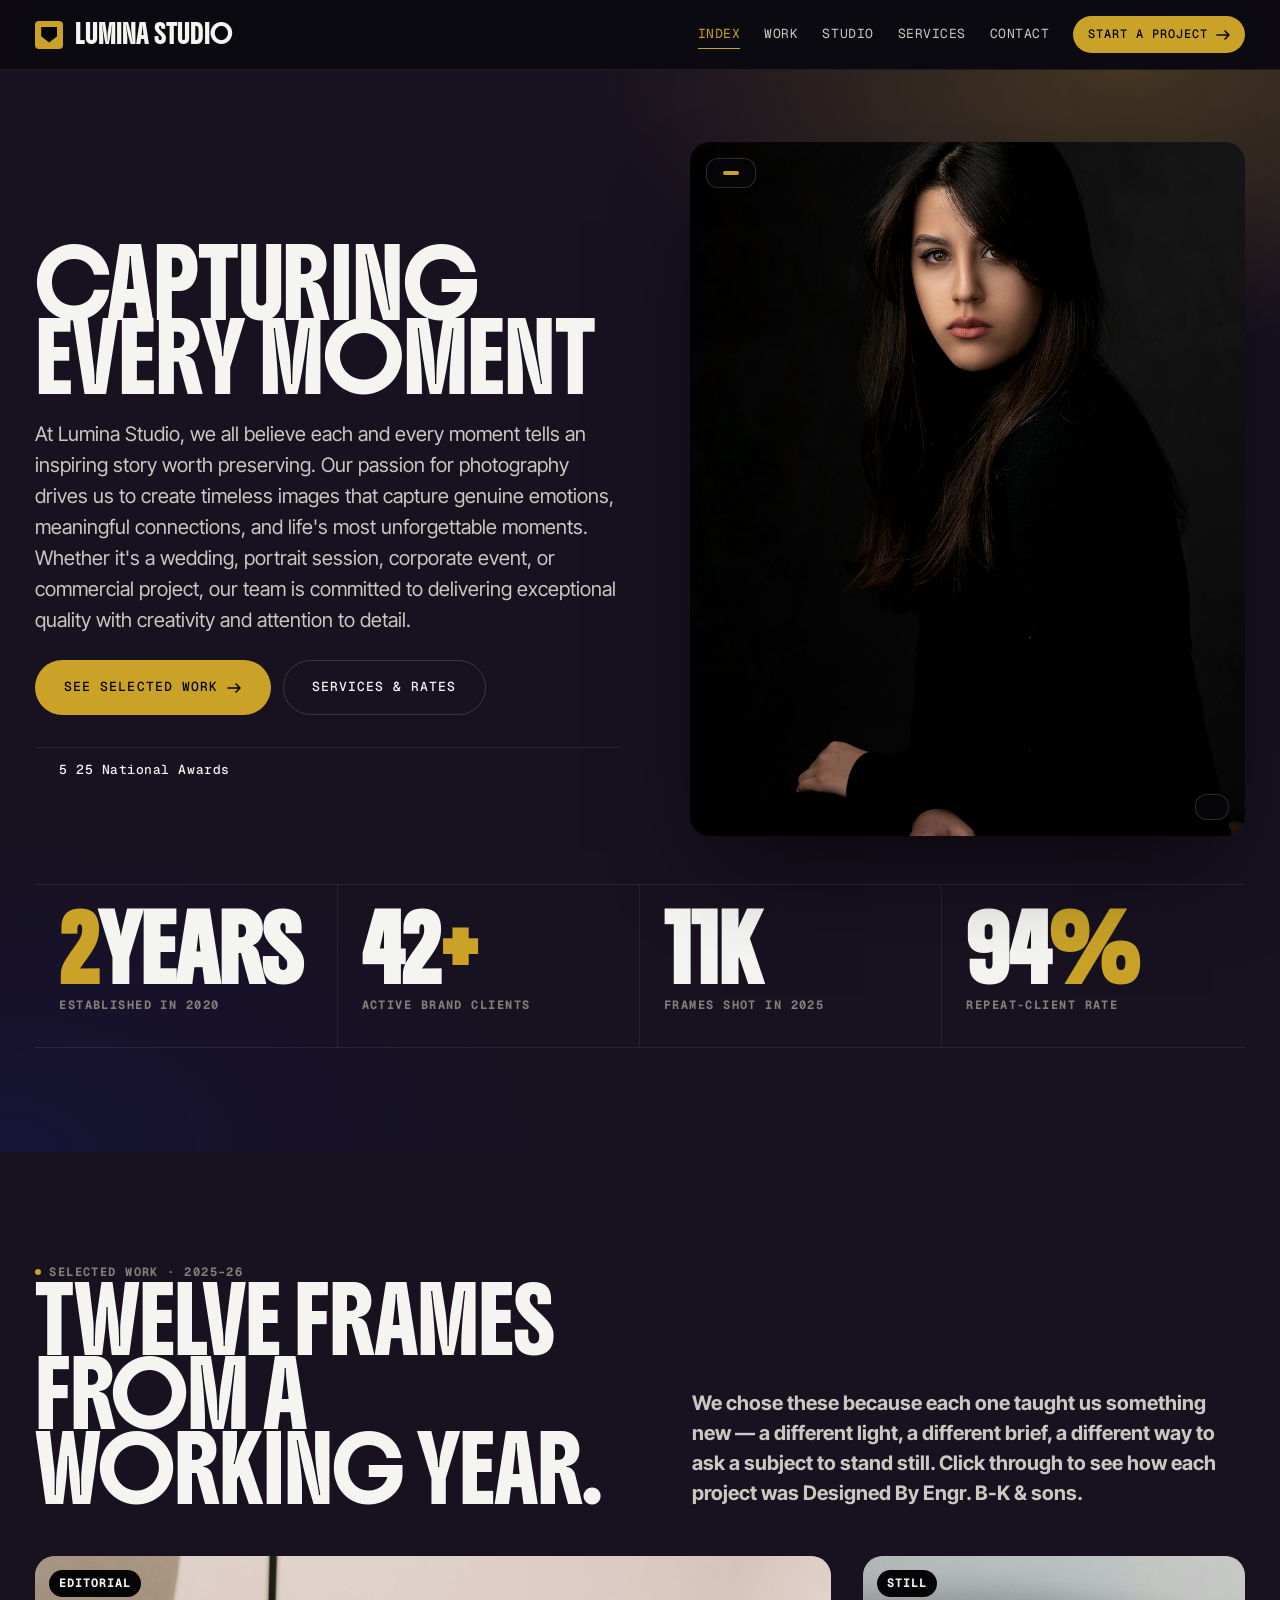
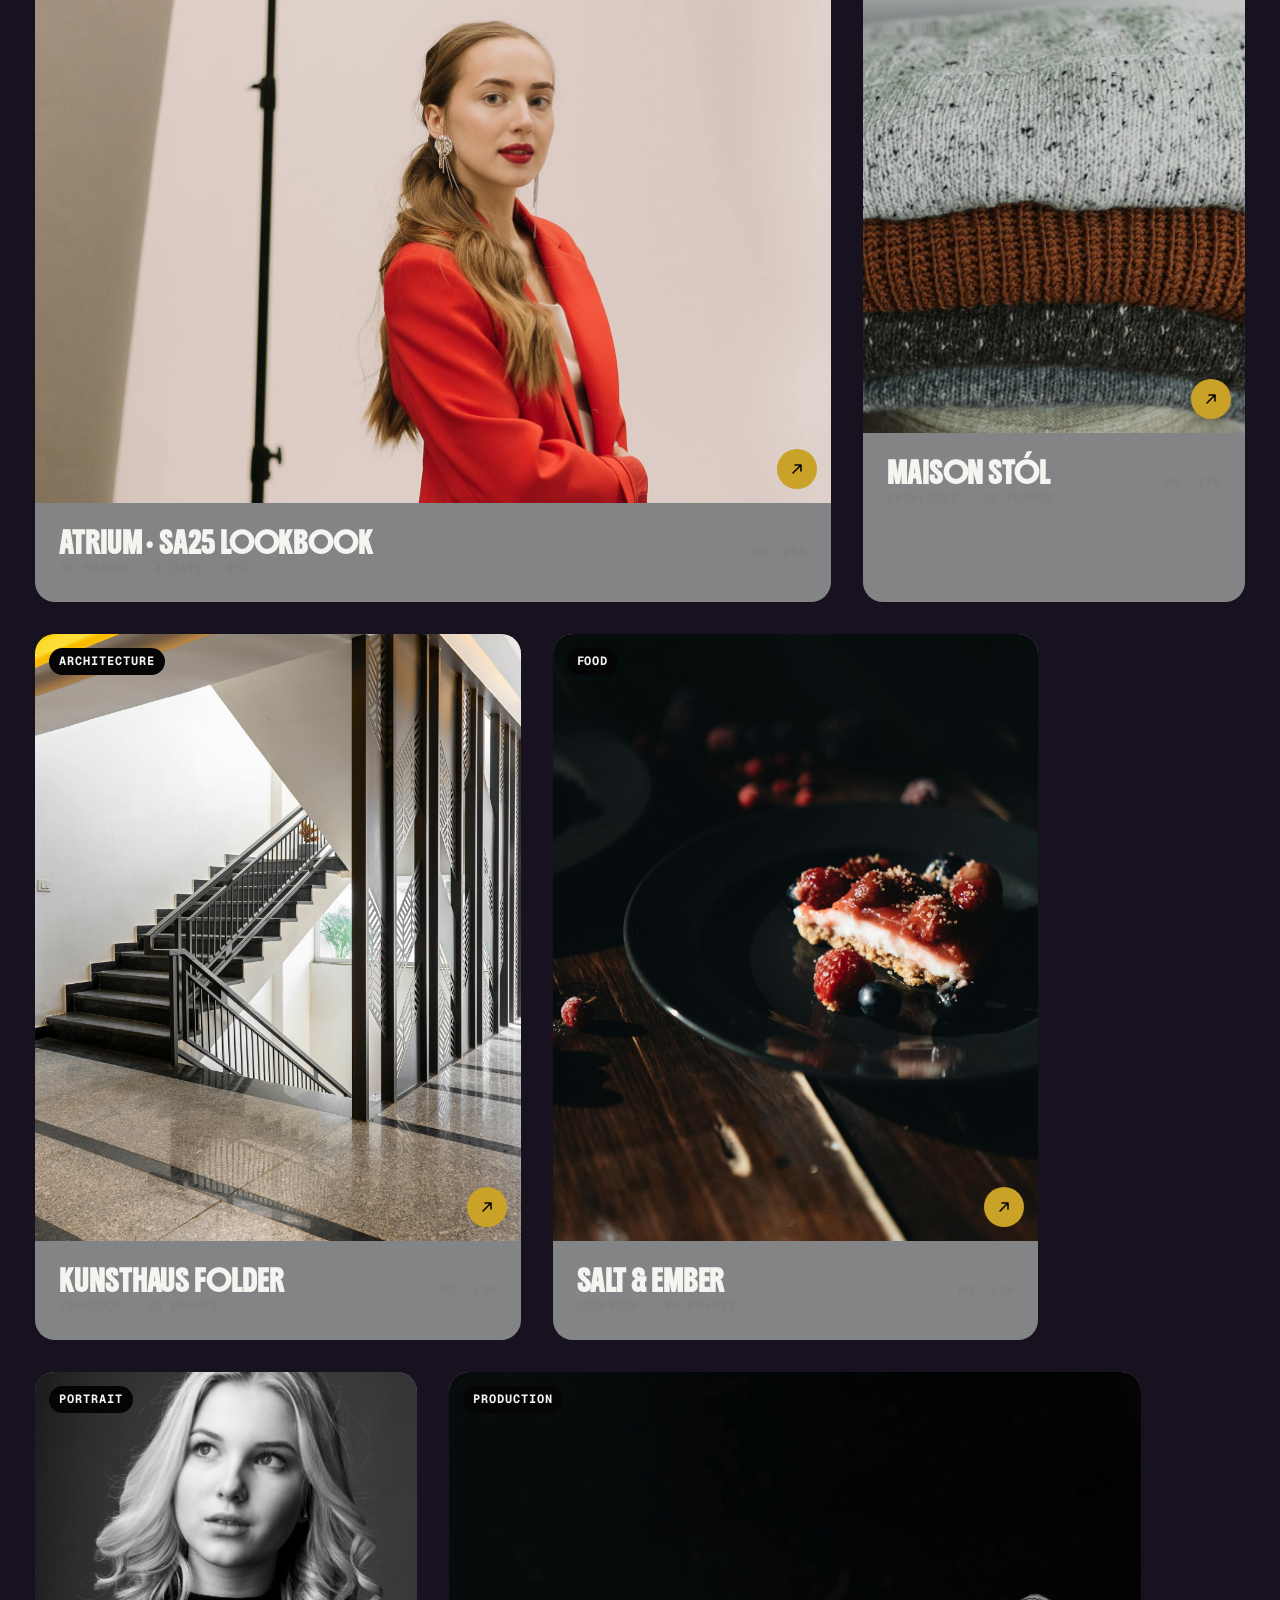
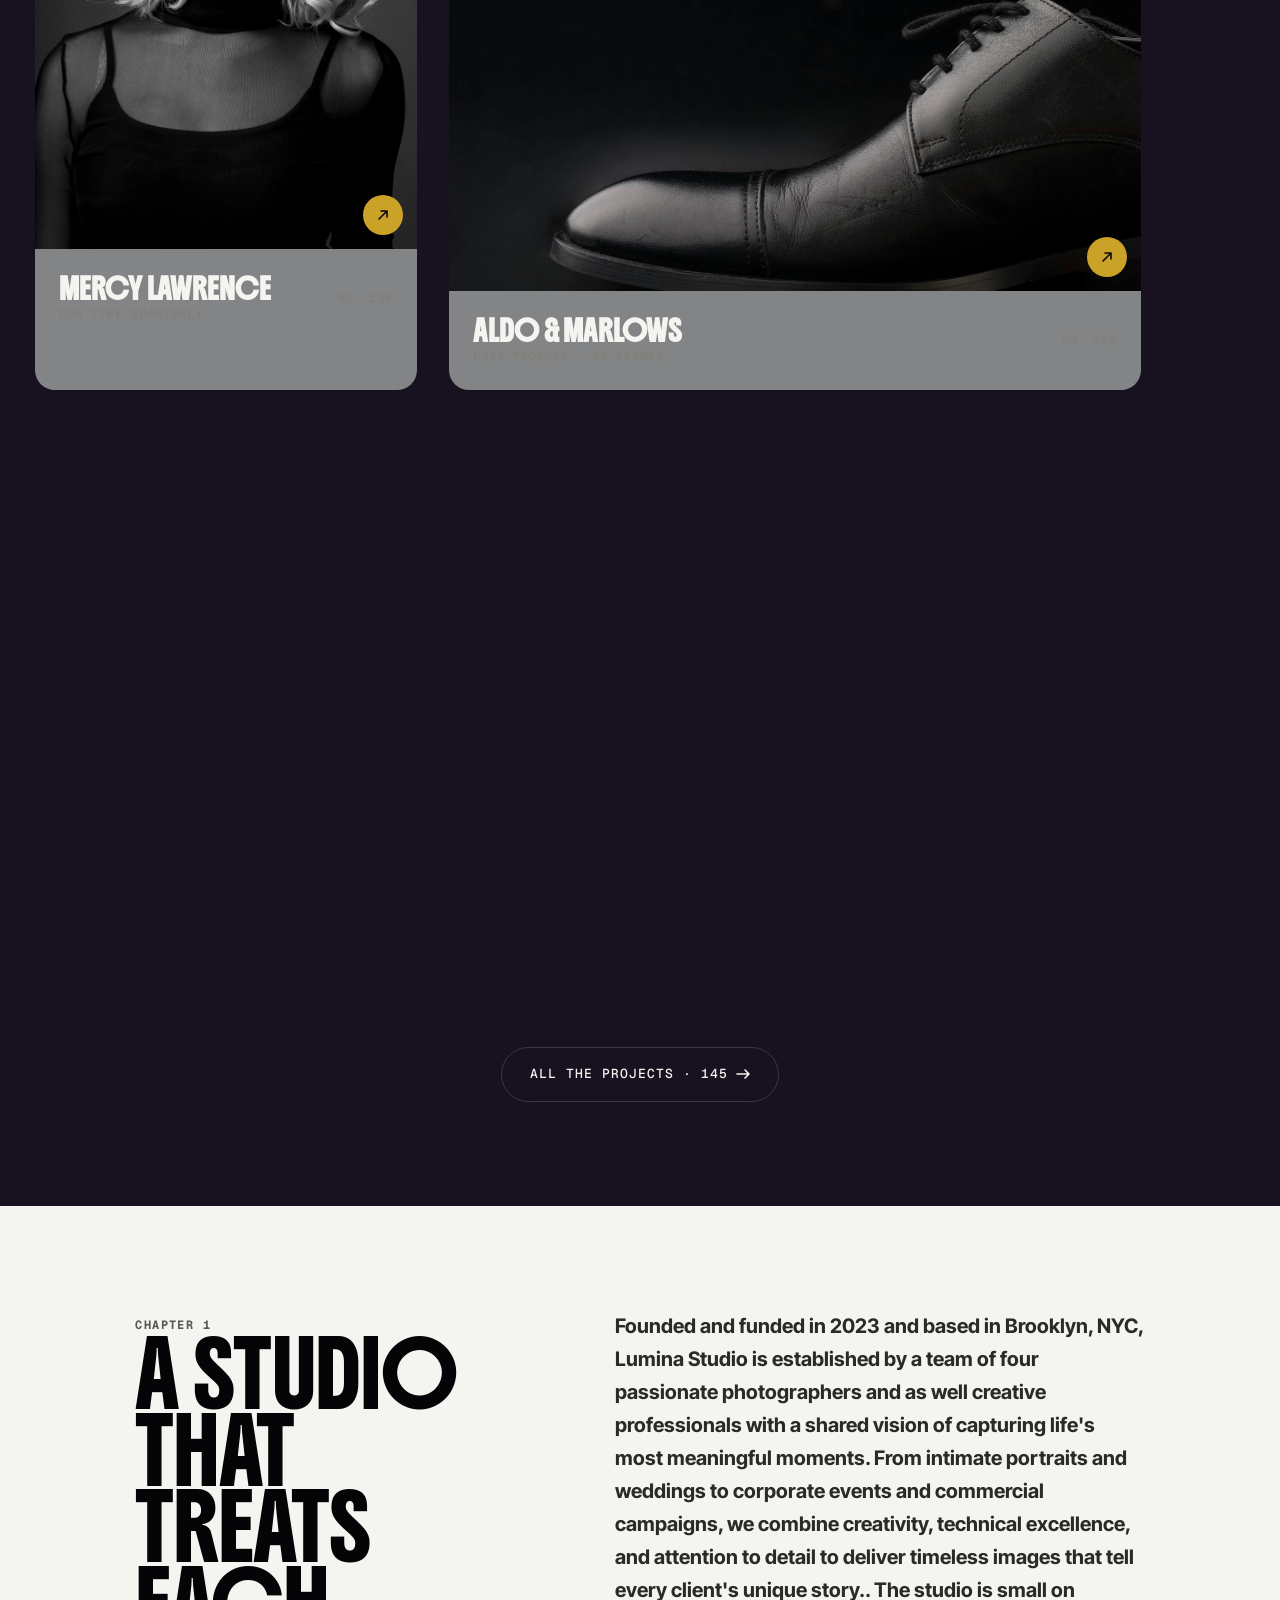
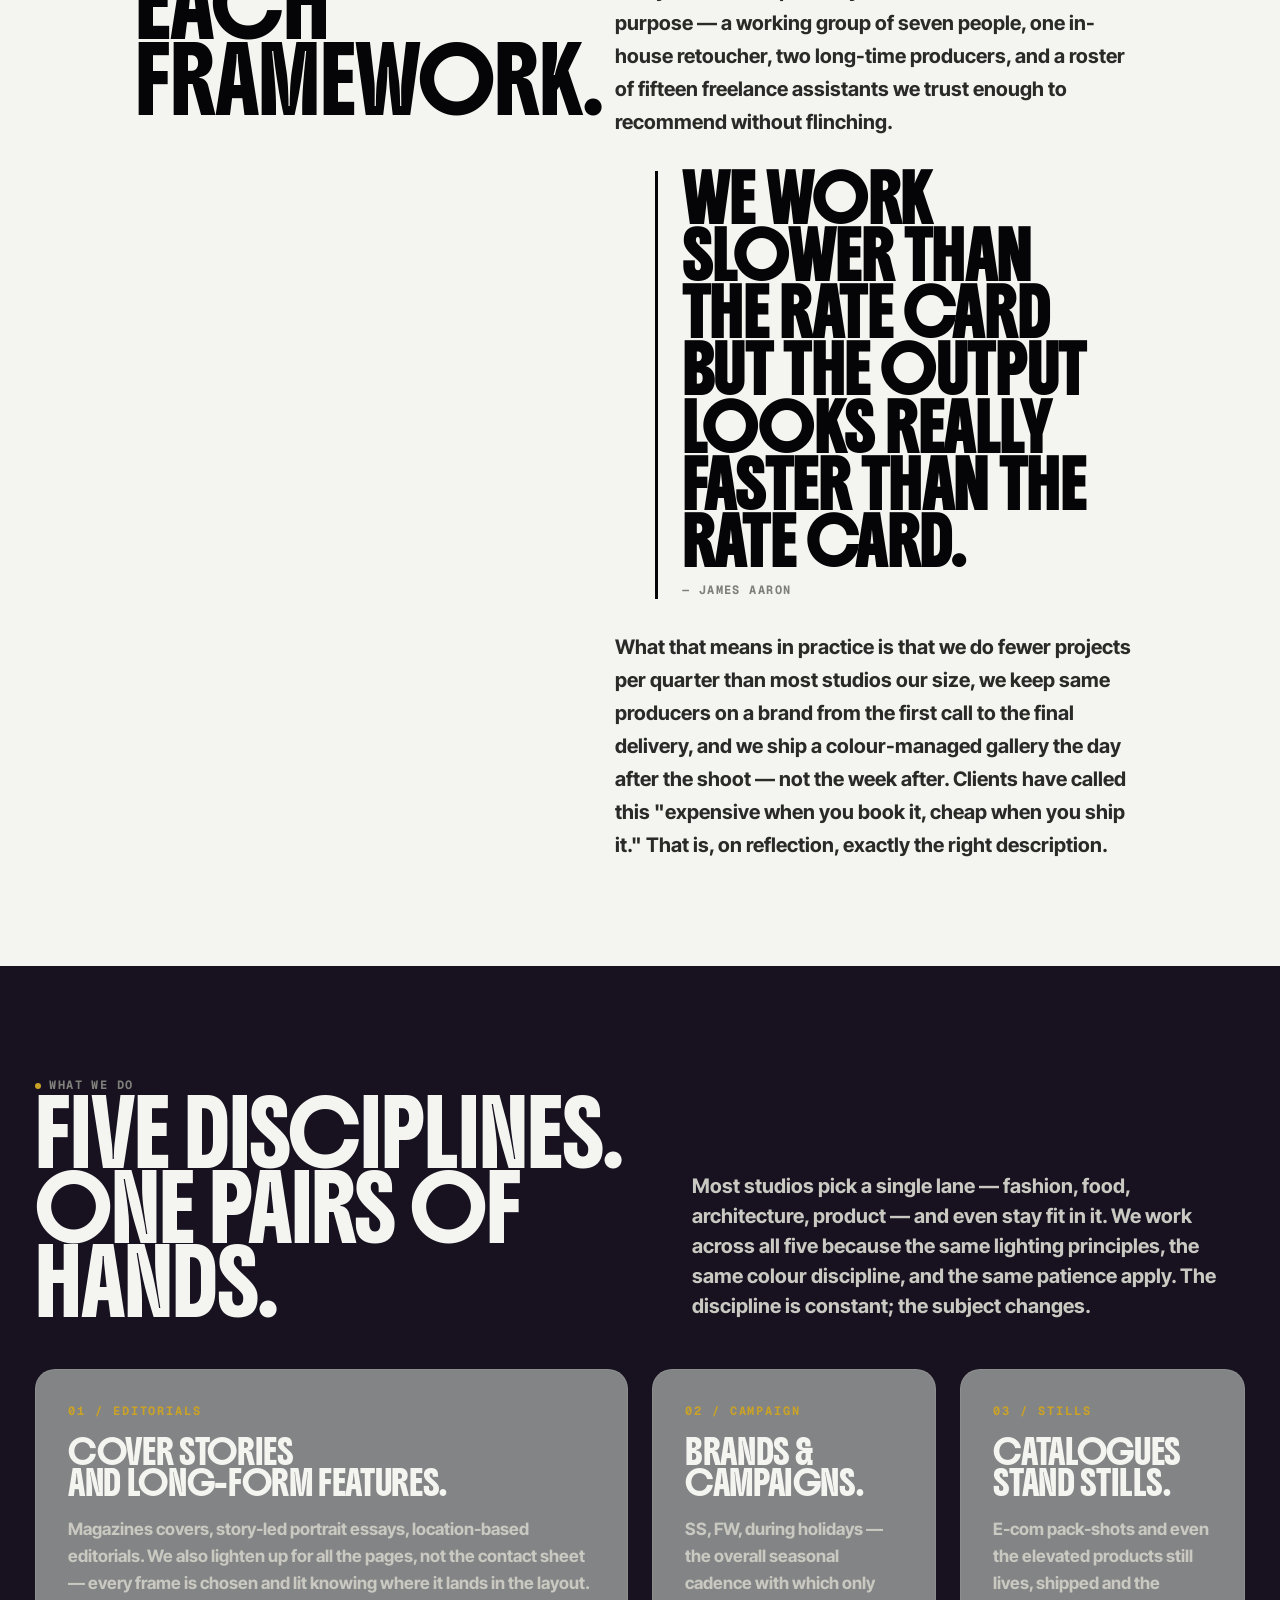
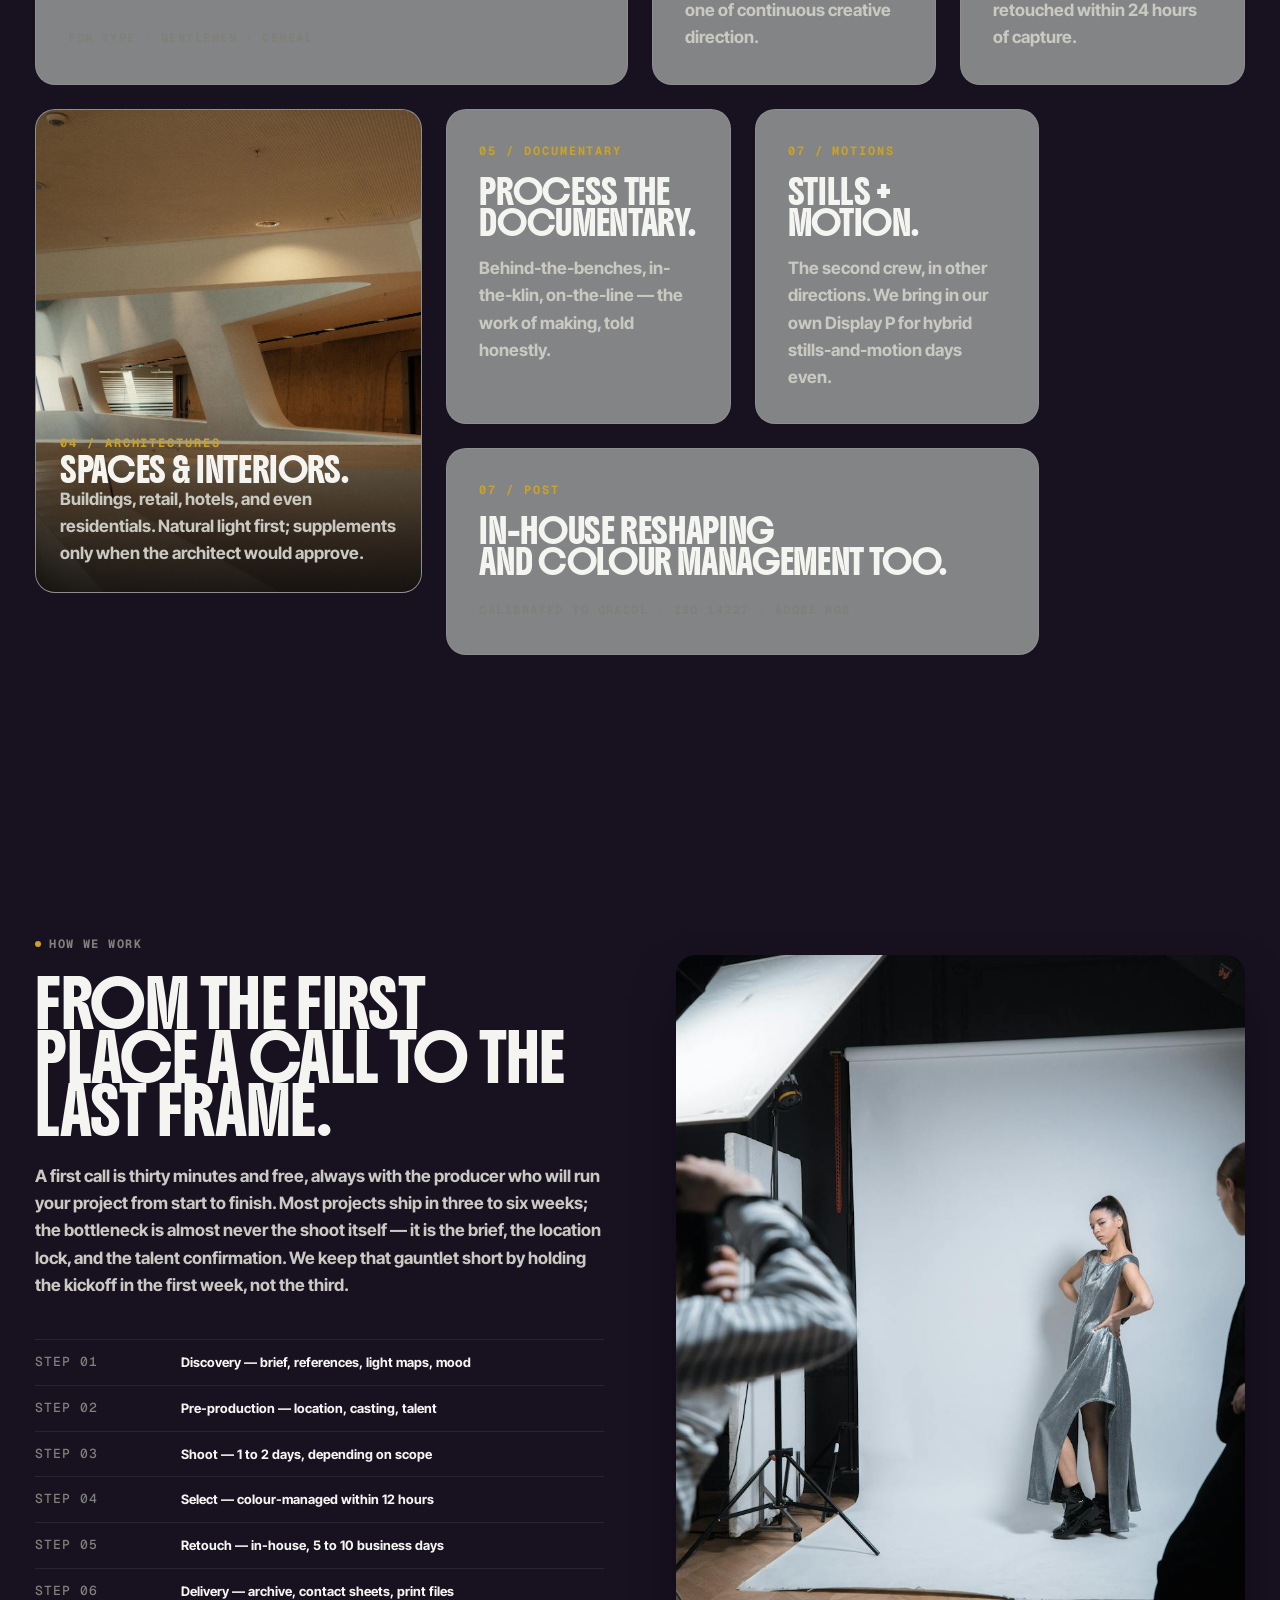
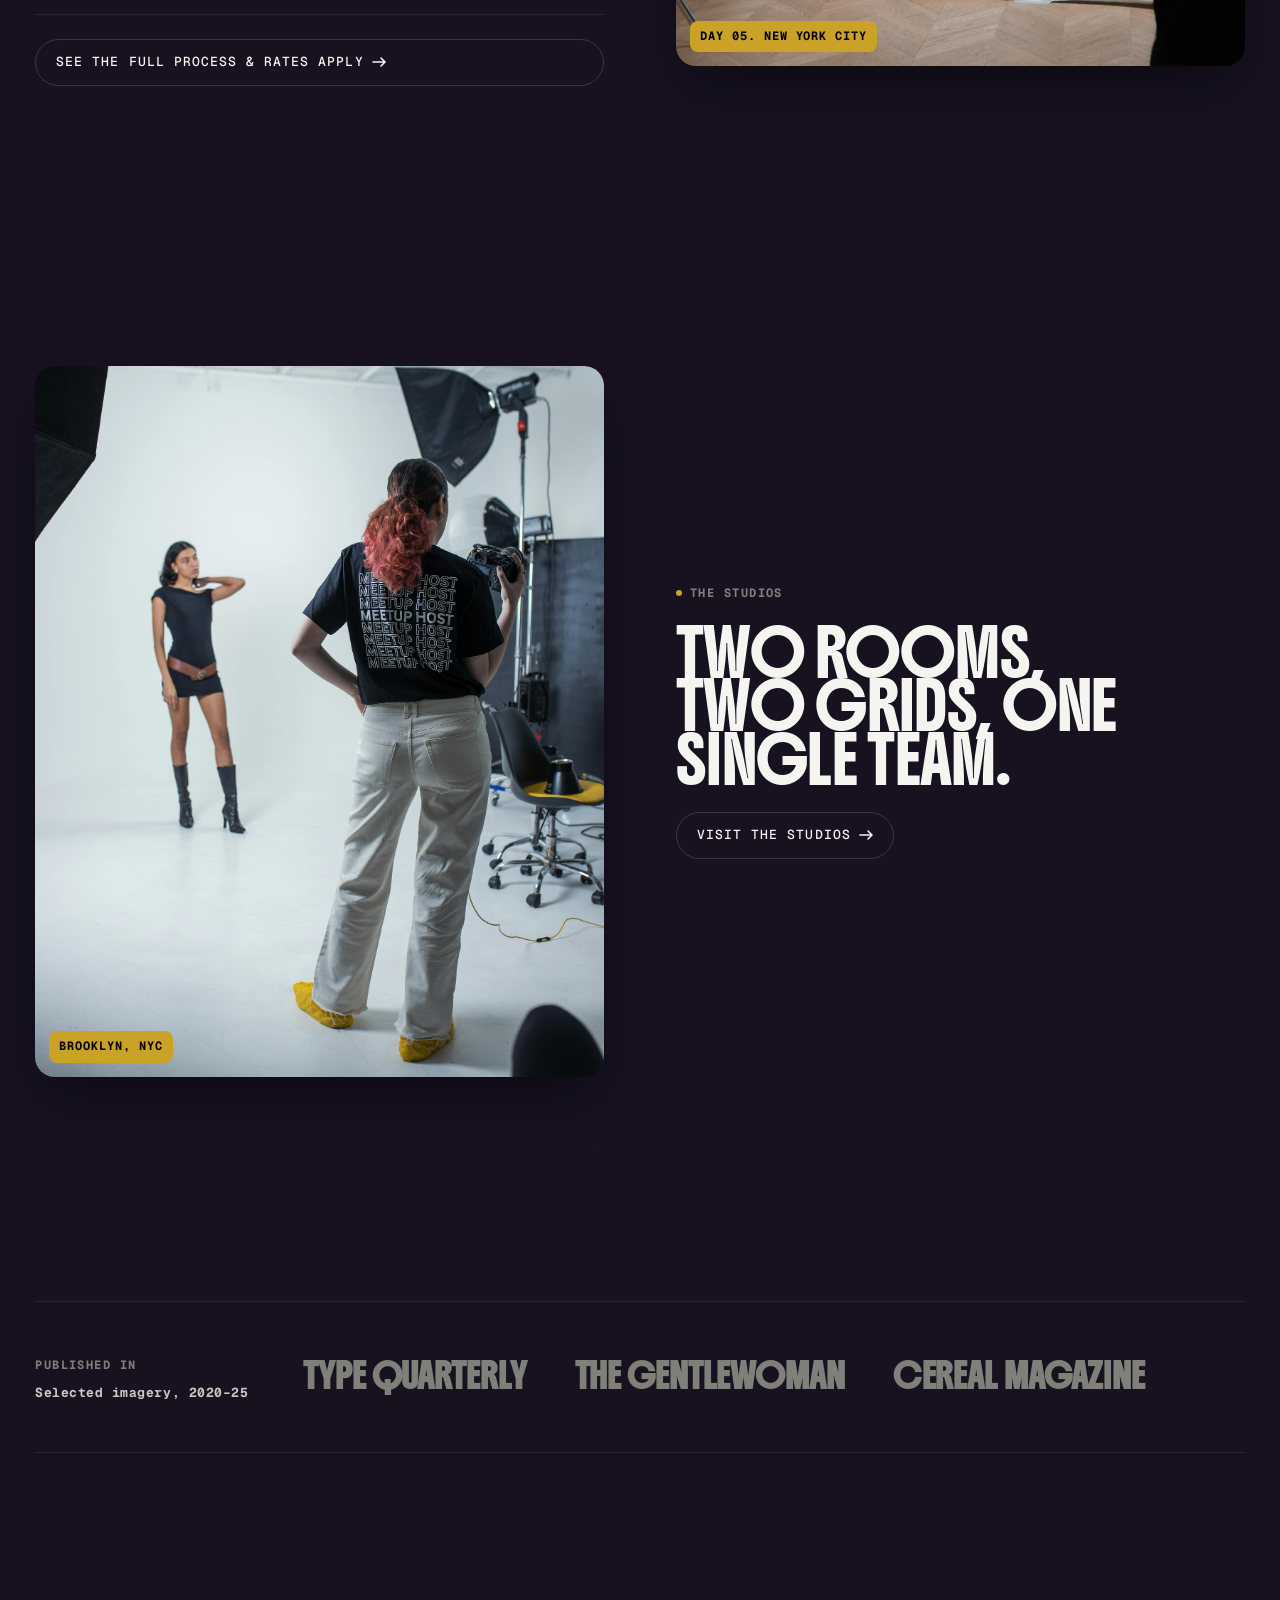
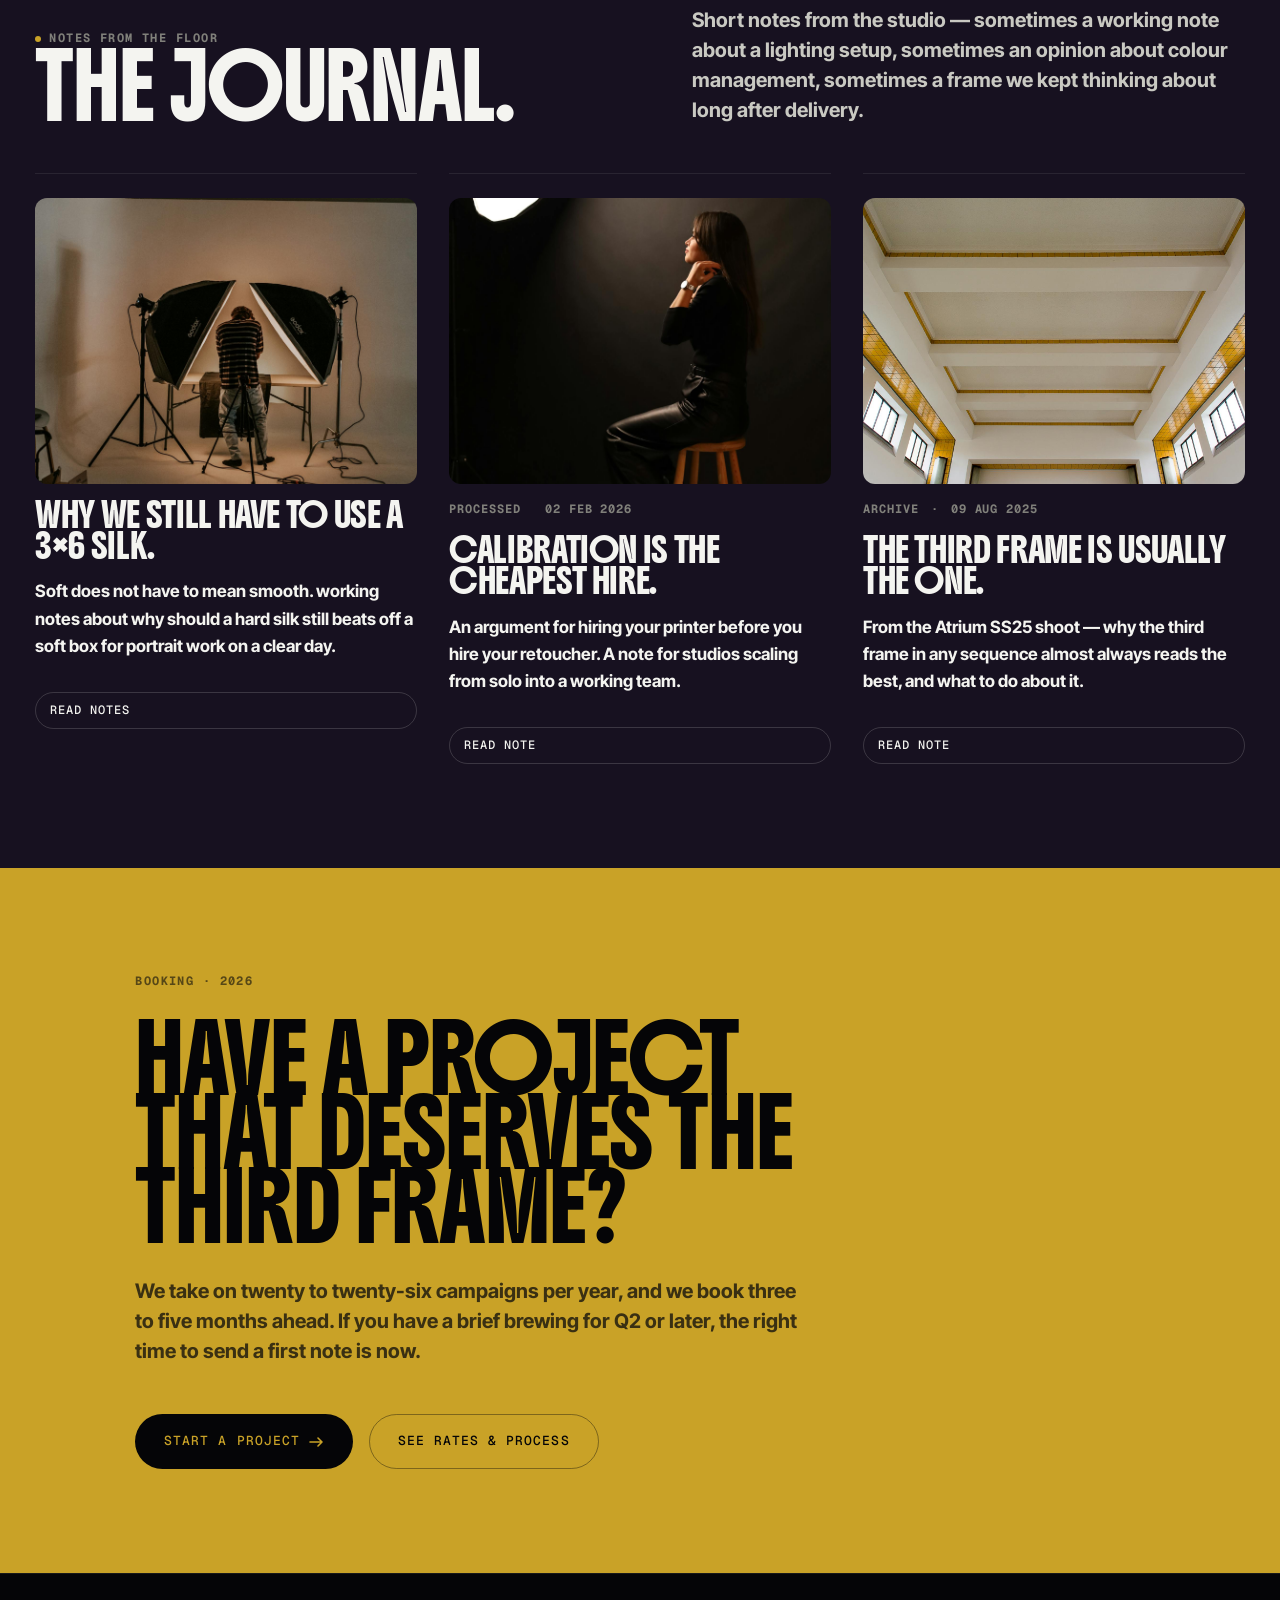
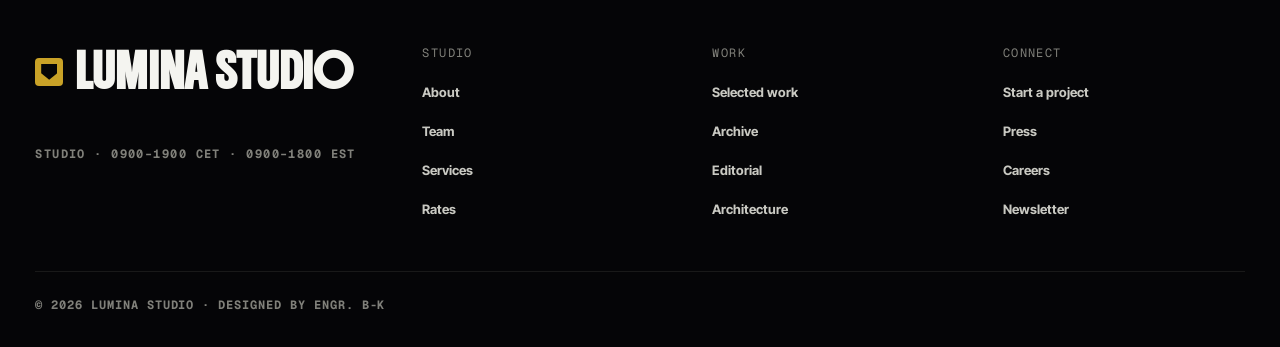
<file: index.html>
<!doctype html>
<html lang="en">
<head>
  <meta charset="utf-8" />
  <meta name="viewport" content="width=device-width, initial-scale=1" />
  <title>Lumina Studio </title>
  <meta name="description" content="Lumina Studio is a free modern HTML template for commercial photographers, editorial studios, and documentary teams — charcoal ground, electric lime accent, Boldonse display, five fully responsive pages. No framework, no build step." />
  <link rel="preconnect" href="https://fonts.googleapis.com" />
  <link rel="preconnect" href="https://fonts.gstatic.com" crossorigin />
  <link rel="stylesheet" href="https://fonts.googleapis.com/css2?family=Boldonse&family=Inter+Tight:wght@400;500;600;700&family=Geist+Mono:wght@400;500&display=swap" />
  <link rel="stylesheet" href="assets/css/styles.css" />
</head>
<body>
  
  <a class="skip-link" href="#main">Jump to content</a>

  <header class="site-header">
    <div class="container container--wide">
      <nav class="nav" aria-label="Primary">
        <a class="brand" href="index.html"><span class="brand-mark" aria-hidden="true"></span> Lumina Studio</a>
        <div class="nav-links" role="navigation">
          <a href="index.html" aria-current="page">Index</a>
          <a href="work.html">Work</a>
          <a href="studio.html">Studio</a>
          <a href="services.html">Services</a>
          <a href="contact.html">Contact</a>
        </div>
        <div class="nav-cta-row">
          <a href="contact.html" class="btn btn--primary btn--sm">Start a project
            <svg class="arrow" width="14" height="10" viewBox="0 0 14 10" fill="none" aria-hidden="true"><path d="M1 5h12m0 0L9 1m4 4L9 9" stroke="currentColor" stroke-width="1.6" stroke-linecap="round" stroke-linejoin="round"/></svg>
          </a>
          <button class="nav-toggle" aria-label="Open menu" aria-expanded="false" aria-controls="mobile-drawer"><span aria-hidden="true"></span></button>
        </div>
      </nav>
    </div>
  </header>

  <div class="mobile-drawer" id="mobile-drawer" aria-hidden="true">
    <button class="drawer-close" aria-label="Close menu">Close</button>
    <a href="index.html">Index</a>
    <a href="work.html">Work</a>
    <a href="studio.html">Studio</a>
    <a href="services.html">Services</a>
    <a href="contact.html">Contact</a>
  </div>

  <main id="main">

    <!-- Hero -->
    <section class="hero">
      <div class="container container--wide">
        <div class="hero-grid">
          <div class="hero-text">
            <span class="eyebrow"><span class= aria-hidden="true"></span></span>
            <h1 class="hero-headline">
              Capturing Every Moment<br/>
              <span class="lime"></span> 
            </h1>
            <p class="hero-sub">
              At Lumina Studio, we all believe each and every moment tells an inspiring story worth preserving. Our passion for photography drives us to create timeless images that capture genuine emotions, meaningful connections, and life's most unforgettable moments. Whether it's a wedding, portrait session, corporate event, or commercial project, our team is committed to delivering exceptional quality with creativity and attention to detail.
            </p>
            <div class="hero-cta-row">
              <a class="btn btn--primary btn--lg" href="work.html">See selected work
                <svg class="arrow" width="16" height="10" viewBox="0 0 14 10" fill="none" aria-hidden="true"><path d="M1 5h12m0 0L9 1m4 4L9 9" stroke="currentColor" stroke-width="1.6" stroke-linecap="round" stroke-linejoin="round"/></svg>
              </a>
              <a class="btn btn--ghost btn--lg" href="services.html">Services &amp; rates</a>
            </div>
            <div class="hero-meta">
              <span><strong></span>
              <span aria-hidden="true"></span>
              <span><strong></span>
              <span aria-hidden="true"></span>
              <span><strong>5</strong> 25 National Awards</span>
            </div>
          </div>
          <div class="hero-media reveal">
            <img src="assets/img/hero-portrait.jpg" alt="A studio portrait lit in warm tungsten — a young woman in profile against a deep charcoal seamless, soft fall-off on her shoulder, signature Lumina Studio lighting." />
            <div class="floating-tag ft-top">
              <span class="pill"></span>
              
            </div>
            <div class="floating-tag ft-bottom">
              
            </div>
          </div>
        </div>

        <!-- Stat strip -->
        <div class="stat-strip">
          <div class="stat-cell">
            <div class="stat-num"><span class="lime">2</span>years</div>
            <div class="stat-label">Established in 2020</div>
          </div>
          <div class="stat-cell">
            <div class="stat-num">42<span class="lime">+</span></div>
            <div class="stat-label">Active brand clients</div>
          </div>
          <div class="stat-cell">
            <div class="stat-num">11K</div>
            <div class="stat-label">Frames shot in 2025</div>
          </div>
          <div class="stat-cell">
            <div class="stat-num">94<span class="lime">%</span></div>
            <div class="stat-label">Repeat-client rate</div>
          </div>
        </div>
      </div>
    </section>

    <!-- Selected work -->
    <section>
      <div class="container container--wide">
        <div class="section-head">
          <div>
            <span class="eyebrow"><span class="dot" aria-hidden="true"></span>Selected work · 2025–26</span>
            <h2>Twelve frames<br/>from a working year.</h2>
          </div>
          <p class="lede">
            We chose these because each one taught us something new — a different light, a different brief, a different way to ask a subject to stand still. Click through to see how each project was Designed By Engr. B-K & sons.
          </p>
        </div>

        <div class="work-grid">
          <a class="work-item work-item--xl reveal" href="work.html">
            <div class="wm">
              <img src="assets/img/work-atrium.jpg" alt="A model in profile wearing a layered linen coat, shot against a chalky stone wall in raking afternoon light." />
              <span class="wm-pill">Editorial</span>
              <span class="wm-arrow" aria-hidden="true">
                <svg width="14" height="14" viewBox="0 0 14 14" fill="none"><path d="M3 11L11 3M11 3H5M11 3V9" stroke="currentColor" stroke-width="1.6" stroke-linecap="round"/></svg>
              </span>
            </div>
            <div class="work-meta">
              <div>
                <div class="wm-title">Atrium · SA25 Lookbook</div>
                <div class="wm-cap">36 frames · 4 days · NYC</div>
              </div>
              <div class="wm-cap">No. 256</div>
            </div>
          </a>

          <a class="work-item work-item--sm reveal" href="work.html">
            <div class="wm">
              <img src="assets/img/work-still-1.jpg" alt="A still life of a brushed-steel chair and a folded silk scarf on a concrete floor, shot top-down in flat overhead light." />
              <span class="wm-pill">Still</span>
              <span class="wm-arrow" aria-hidden="true">
                <svg width="14" height="14" viewBox="0 0 14 14" fill="none"><path d="M3 11L11 3M11 3H5M11 3V9" stroke="currentColor" stroke-width="1.6" stroke-linecap="round"/></svg>
              </span>
            </div>
            <div class="work-meta">
              <div>
                <div class="wm-title">Maison Stól</div>
                <div class="wm-cap">Catalogue · 20 frames</div>
              </div>
              <div class="wm-cap">No. 139</div>
            </div>
          </a>

          <a class="work-item work-item--md reveal" href="work.html">
            <div class="wm">
              <img src="assets/img/work-arch.jpg" alt="Sweeping stair of a brutalist concrete museum lit by a single high window, a figure ascending the second flight." />
              <span class="wm-pill">Architecture</span>
              <span class="wm-arrow" aria-hidden="true">
                <svg width="14" height="14" viewBox="0 0 14 14" fill="none"><path d="M3 11L11 3M11 3H5M11 3V9" stroke="currentColor" stroke-width="1.6" stroke-linecap="round"/></svg>
              </span>
            </div>
            <div class="work-meta">
              <div>
                <div class="wm-title">Kunsthaus Folder</div>
                <div class="wm-cap">Yearbook · 20 frames</div>
              </div>
              <div class="wm-cap">No. 136</div>
            </div>
          </a>

          <a class="work-item work-item--md reveal" href="work.html">
            <div class="wm">
              <img src="assets/img/work-food.jpg" alt="A bowl of saffron risotto on a rough ceramic plate, shot from above with a long shadow, deep umber palette." />
              <span class="wm-pill">Food</span>
              <span class="wm-arrow" aria-hidden="true">
                <svg width="14" height="14" viewBox="0 0 14 14" fill="none"><path d="M3 11L11 3M11 3H5M11 3V9" stroke="currentColor" stroke-width="1.6" stroke-linecap="round"/></svg>
              </span>
            </div>
            <div class="work-meta">
              <div>
                <div class="wm-title">Salt &amp; Ember</div>
                <div class="wm-cap">Cookbook · 96 frames</div>
              </div>
              <div class="wm-cap">No. 134</div>
            </div>
          </a>

          <a class="work-item work-item--sm reveal" href="work.html">
            <div class="wm">
              <img src="assets/img/work-portrait-1.jpg" alt="A close portrait of an older painter in his studio, hair lit by a single window, paint flecks on his hands." />
              <span class="wm-pill">Portrait</span>
              <span class="wm-arrow" aria-hidden="true">
                <svg width="14" height="14" viewBox="0 0 14 14" fill="none"><path d="M3 11L11 3M11 3H5M11 3V9" stroke="currentColor" stroke-width="1.6" stroke-linecap="round"/></svg>
              </span>
            </div>
            <div class="work-meta">
              <div>
                <div class="wm-title">Mercy Lawrence</div>
                <div class="wm-cap">For TYPE quarterly</div>
              </div>
              <div class="wm-cap">No. 130</div>
            </div>
          </a>

          <a class="work-item work-item--lg reveal" href="work.html">
            <div class="wm">
              <img src="assets/img/work-product.jpg" alt="A pair of leather oxfords on a marble plinth, lit by a single hard light to throw a sharp shadow against a charcoal backdrop." />
              <span class="wm-pill">Production</span>
              <span class="wm-arrow" aria-hidden="true">
                <svg width="14" height="14" viewBox="0 0 14 14" fill="none"><path d="M3 11L11 3M11 3H5M11 3V9" stroke="currentColor" stroke-width="1.6" stroke-linecap="round"/></svg>
              </span>
            </div>
            <div class="work-meta">
              <div>
                <div class="wm-title">Aldo &amp; Marlows</div>
                <div class="wm-cap">FJ24 product · 20 frames</div>
              </div>
              <div class="wm-cap">No. 120</div>
            </div>
          </a>

          <a class="work-item work-item--sm reveal" href="work.html">
            <div class="wm">
              <img src="assets/img/work-still-2.jpg" alt="A close still of folded merino sweaters in cream, ochre, and stone — a precise stack shot under flat soft light." />
              <span class="wm-pill">Still</span>
              <span class="wm-arrow" aria-hidden="true">
                <svg width="14" height="14" viewBox="0 0 14 14" fill="none"><path d="M3 11L11 3M11 3H5M11 3V9" stroke="currentColor" stroke-width="1.6" stroke-linecap="round"/></svg>
              </span>
            </div>
            <div class="work-meta">
              <div>
                <div class="wm-title">Form House</div>
                <div class="wm-cap">Knitwear · 255 frames</div>
              </div>
              <div class="wm-cap">No. 20</div>
            </div>
          </a>
        </div>

        <div class="center-row" style="margin-top: var(--space-7); justify-content: center;">
          <a class="btn btn--ghost btn--lg" href="work.html">All the projects · 145
            <svg class="arrow" width="14" height="10" viewBox="0 0 14 10" fill="none" aria-hidden="true"><path d="M1 5h12m0 0L9 1m4 4L9 9" stroke="currentColor" stroke-width="1.6" stroke-linecap="round" stroke-linejoin="round"/></svg>
          </a>
        </div>
      </div>
    </section>

    <!-- Chapter / studio quote (reverse tile section) -->
    <section class="chapter tile-section">
      <div class="container container--narrow">
        <div class="chapter-grid">
          <div>
            <span class="label">Chapter 1</span>
            <h2>A studio that<br/>treats each<br/>framework.</h2>
          </div>
          <div class="chapter-body">
            <p>
              Founded and funded in 2023 and based in Brooklyn, NYC, Lumina Studio is established by a team of four passionate photographers and as well creative professionals with a shared vision of capturing life's most meaningful moments. From intimate portraits and weddings to corporate events and commercial campaigns, we combine creativity, technical excellence, and attention to detail to deliver timeless images that tell every client's unique story.. The studio is small on purpose — a working group of seven people, one in-house retoucher, two long-time producers, and a roster of fifteen freelance assistants we trust enough to recommend without flinching.
            </p>
            <blockquote class="pull-quote">
              We work slower than the rate card but the output looks really faster than the rate card.
              <cite>— James Aaron</cite>
            </blockquote>
            <p>
              What that means in practice is that we do fewer projects per quarter than most studios our size, we keep same producers on a brand from the first call to the final delivery, and we ship a colour-managed gallery the day after the shoot — not the week after. Clients have called this "expensive when you book it, cheap when you ship it." That is, on reflection, exactly the right description.
            </p>
          </div>
        </div>
      </div>
    </section>

    <!-- Capability bento -->
    <section>
      <div class="container container--wide">
        <div class="section-head">
          <div>
            <span class="eyebrow"><span class="dot" aria-hidden="true"></span>What we do</span>
            <h2>Five disciplines.<br/>One pairs of hands.</h2>
          </div>
          <p class="lede">
            Most studios pick a single lane — fashion, food, architecture, product — and even stay fit in it. We work across all five because the same lighting principles, the same colour discipline, and the same patience apply. The discipline is constant; the subject changes.
          </p>
        </div>

        <div class="cap-bento">
          <article class="cap-card cap-card--wide">
            <span class="cap-num">01 / Editorials</span>
            <h3>Cover stories<br/>and long-form features.</h3>
            <p>Magazines covers, story-led portrait essays, location-based editorials. We also lighten up for all the pages, not the contact sheet — every frame is chosen and lit knowing where it lands in the layout.</p>
            <span class="label">For TYPE · Gentlemen · Cereal</span>
          </article>

          <article class="cap-card cap-card--std">
            <span class="cap-num">02 / Campaign</span>
            <h3>Brands & campaigns.</h3>
            <p>SS, FW, during holidays — the overall seasonal cadence with which only one of continuous creative direction.</p>
          </article>

          <article class="cap-card cap-card--std">
            <span class="cap-num">03 / Stills</span>
            <h3>Catalogues stand stills.</h3>
            <p>E-com pack-shots and even the elevated products still lives, shipped and the retouched within 24 hours of capture.</p>
          </article>

          <article class="cap-card cap-card--tall">
            <img src="assets/img/cap-tall.jpg" alt="A wide architectural interior — concrete columns and a tall window casting a long shadow on a polished concrete floor." />
            <div class="cap-tall-meta">
              <span class="cap-num lime-text">04 / Architectures</span>
              <h3>Spaces &amp; interiors.</h3>
              <p>Buildings, retail, hotels, and even residentials. Natural light first; supplements only when the architect would approve.</p>
            </div>
          </article>

          <article class="cap-card cap-card--std">
            <span class="cap-num">05 / Documentary</span>
            <h3>Process the documentary.</h3>
            <p>Behind-the-benches, in-the-klin, on-the-line — the work of making, told honestly.</p>
          </article>

          <article class="cap-card cap-card--std">
            <span class="cap-num">07 / Motions</span>
            <h3>Stills + motion.</h3>
            <p>The second crew, in other directions. We bring in our own Display P for hybrid stills-and-motion days even.</p>
          </article>

          <article class="cap-card cap-card--wide">
            <span class="cap-num">07 / Post</span>
            <h3>In-house reshaping<br/>and colour management too.</h3>
            <p>
            <span class="label">Calibrated to GRACOL · ISO 14227 · Adobe RGB</span>
          </article>
        </div>
      </div>
    </section>

    <!-- Split image chapter — process -->
    <section class="snug">
      <div class="container container--wide">
        <div class="split">
          <div class="split-text">
            <span class="eyebrow"><span class="dot" aria-hidden="true"></span>How we work</span>
            <h2>From the first<br/>place a call to the last frame.</h2>
            <p>
              A first call is thirty minutes and free, always with the producer who will run your project from start to finish. Most projects ship in three to six weeks; the bottleneck is almost never the shoot itself — it is the brief, the location lock, and the talent confirmation. We keep that gauntlet short by holding the kickoff in the first week, not the third.
            </p>
            <ul class="split-fact-list">
              <li><b>Step 01</b><span>Discovery — brief, references, light maps, mood</span></li>
              <li><b>Step 02</b><span>Pre-production — location, casting, talent</span></li>
              <li><b>Step 03</b><span>Shoot — 1 to 2 days, depending on scope</span></li>
              <li><b>Step 04</b><span>Select — colour-managed within 12 hours</span></li>
              <li><b>Step 05</b><span>Retouch — in-house, 5 to 10 business days</span></li>
              <li><b>Step 06</b><span>Delivery — archive, contact sheets, print files</span></li>
            </ul>
            <a class="btn btn--ghost" href="services.html">See the full process &amp; rates apply
              <svg class="arrow" width="14" height="10" viewBox="0 0 14 10" fill="none" aria-hidden="true"><path d="M1 5h12m0 0L9 1m4 4L9 9" stroke="currentColor" stroke-width="1.6" stroke-linecap="round" stroke-linejoin="round"/></svg>
            </a>
          </div>
          <div class="split-img">
            <img src="assets/img/process-shoot.jpg" alt="A working set in the Lumina Studio — two stylists pinning a garment on a model while a photographer reviews tethered captures on a calibrated monitor." />
            <span class="ft-corner">Day 05. New York City</span>
          </div>
        </div>
      </div>
    </section>

    <!-- Split the image chapter — studio -->
    <section class="snug" style="padding-top: 0;">
      <div class="container container--wide">
        <div class="split split--reverse">
          <div class="split-text">
            <span class="eyebrow"><span class="dot" aria-hidden="true"></span>The studios</span>
            <h2>Two rooms,<br/>two grids, one single team.</h2>
            <p>
            
            </ul>
            <a class="btn btn--ghost" href="studio.html">Visit the studios
              <svg class="arrow" width="14" height="10" viewBox="0 0 14 10" fill="none" aria-hidden="true"><path d="M1 5h12m0 0L9 1m4 4L9 9" stroke="currentColor" stroke-width="1.6" stroke-linecap="round" stroke-linejoin="round"/></svg>
            </a>
          </div>
          <div class="split-img">
            <img src="assets/img/studio-room.jpg" alt="A daylight photography studio with high ceilings, a single grey seamless rolled down, and a stylist arranging garments on a rack against the far wall." />
            <span class="ft-corner">Brooklyn, NYC</span>
          </div>
        </div>
      </div>
    </section>

    <!-- Press strip -->
    <section class="compact">
      <div class="container container--wide">
        <div class="press-strip">
          <div>
            <span class="label">Published in</span>
            <p class="mono" style="margin-top: 6px; color: var(--fg-soft);">Selected imagery, 2020–25</p>
          </div>
          <div class="press-row" aria-label="Press list">
            <span>Type Quarterly</span>
            <span>The Gentlewoman </span>
            <span>Cereal Magazine</span>
          </div>
        </div>
      </div>
    </section>

    <!-- Journal -->
    <section>
      <div class="container container--wide">
        <div class="section-head">
          <div>
            <span class="eyebrow"><span class="dot" aria-hidden="true"></span>Notes from the floor</span>
            <h2>The journal.</h2>
          </div>
          <p class="lede">
            Short notes from the studio — sometimes a working note about a lighting setup, sometimes an opinion about colour management, sometimes a frame we kept thinking about long after delivery.
          </p>
        </div>

        <div class="journal-grid">
          <article class="journal-card">
            <div class="j-img">
              <img src="assets/img/journal-light.jpg" alt="
            <div class="j-meta"><span>Setup</span><span aria-hidden="true"></span><span>04 Oct 2025</span></div>
            <h3>Why we still have to use a 3×6 silk.</h3>
            <p>Soft does not have to mean smooth. working notes about why should a hard silk still beats off a soft box for portrait work on a clear day.</p>
            <a class="btn btn--ghost btn--sm" href="#">Read notes</a>
          </article>

          <article class="journal-card">
            <div class="j-img">
              <img src="assets/img/journal-colour.jpg" alt="A printed proof sheet next to a calibrated monitor, the proof showing a sequence of skin-tone patches under different studio lighting." />
            </div>
            <div class="j-meta"><span>Processed</span><span aria-hidden="true"></span><span>02 Feb 2026</span></div>
            <h3>Calibration is the cheapest hire.</h3>
            <p>An argument for hiring your printer before you hire your retoucher. A note for studios scaling from solo into a working team.</p>
            <a class="btn btn--ghost btn--sm" href="#">Read note</a>
          </article>

          <article class="journal-card">
            <div class="j-img">
              <img src="assets/img/journal-archive.jpg" alt="A long contact sheet of medium-format frames hanging in the studio archive room, lit by a single warm bulb." />
            </div>
            <div class="j-meta"><span>Archive</span><span aria-hidden="true">·</span><span>09 Aug 2025</span></div>
            <h3>The third frame is usually the one.</h3>
            <p>From the Atrium SS25 shoot — why the third frame in any sequence almost always reads the best, and what to do about it.</p>
            <a class="btn btn--ghost btn--sm" href="#">Read note</a>
          </article>
        </div>
      </div>
    </section>

    <!-- Closing CTA -->
    <section class="closing-cta">
      <div class="container container--narrow">
        <span class="label" style="color: rgba(10,10,12,0.6);">Booking · 2026</span>
        <h2>Have a project<br/>that deserves the<br/>third frame?</h2>
        <p class="lede">
          We take on twenty to twenty-six campaigns per year, and we book three to five months ahead. If you have a brief brewing for Q2 or later, the right time to send a first note is now.
        </p>
        <div class="cta-row">
          <a class="btn btn--dark btn--lg" href="contact.html">Start a project
            <svg class="arrow" width="16" height="10" viewBox="0 0 14 10" fill="none" aria-hidden="true"><path d="M1 5h12m0 0L9 1m4 4L9 9" stroke="currentColor" stroke-width="1.6" stroke-linecap="round" stroke-linejoin="round"/></svg>
          </a>
          <a class="btn btn--ghost btn--lg" href="services.html">See rates &amp; process</a>
        </div>
      </div>
    </section>

  </main>

  <footer class="site-footer">
    <div class="container container--wide">
      <div class="footer-top">
        <div class="footer-brand">
          <span class="brand"><span class="brand-mark" aria-hidden="true"></span> Lumina Studio</span>
          <p></p>
          <span class="label">Studio · 0900–1900 CET · 0900–1800 EST</span>
        </div>
        <div>
          <h4>Studio</h4>
          <ul>
            <li><a href="studio.html">About</a></li>
            <li><a href="studio.html#team">Team</a></li>
            <li><a href="services.html">Services</a></li>
            <li><a href="services.html#rates">Rates</a></li>
          </ul>
        </div>
        <div>
          <h4>Work</h4>
          <ul>
            <li><a href="work.html">Selected work</a></li>
            <li><a href="work.html#archive">Archive</a></li>
            <li><a href="work.html#editorial">Editorial</a></li>
            <li><a href="work.html#architecture">Architecture</a></li>
          </ul>
        </div>
        <div>
          <h4>Connect</h4>
          <ul>
            <li><a href="contact.html">Start a project</a></li>
            <li><a href="contact.html#press">Press</a></li>
            <li><a href="contact.html#careers">Careers</a></li>
            <li><a href="#">Newsletter</a></li>
          </ul>
        </div>
      </div>
      <div class="footer-bottom">
        <span>© 2026 Lumina Studio · Designed By Engr. B-K
        
    
        </div>
      </div>
    </div>
  </footer>

  <script src="assets/js/site.js" defer></script>
</body>
</html>
</file>
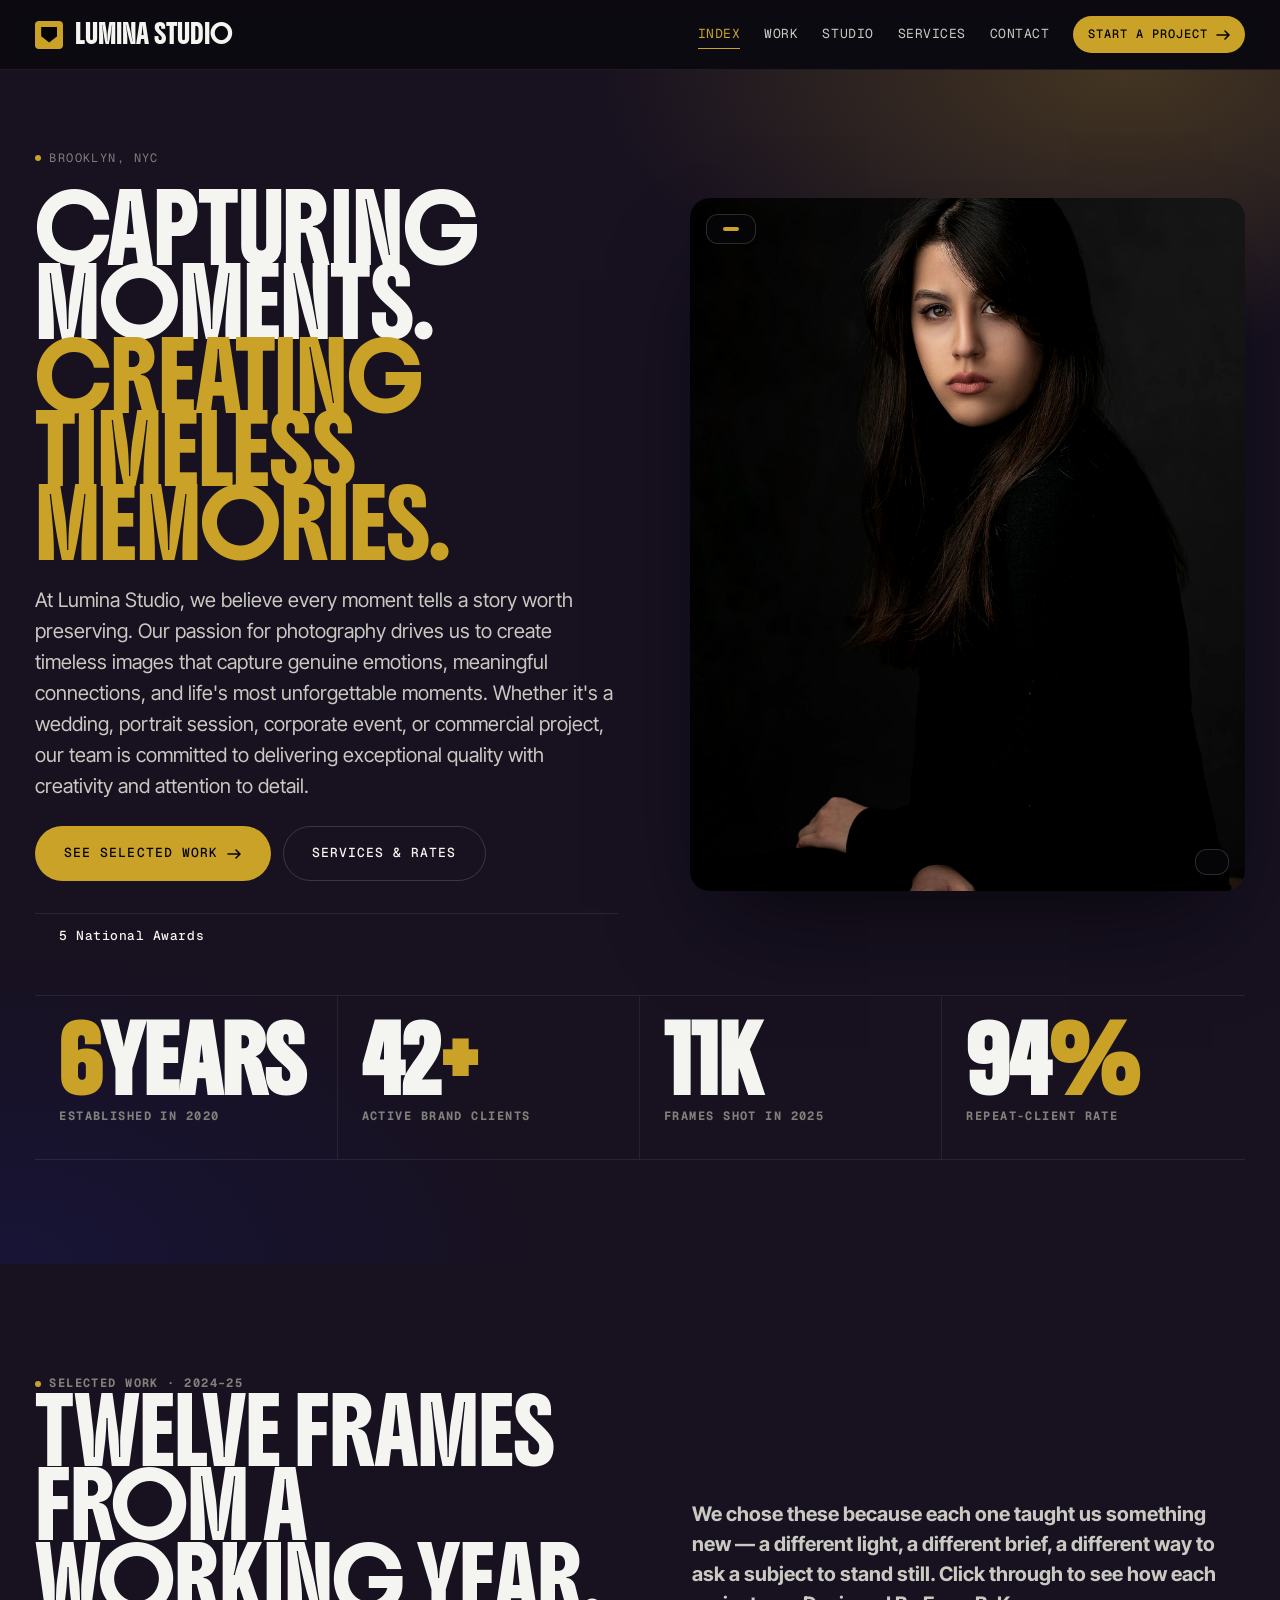
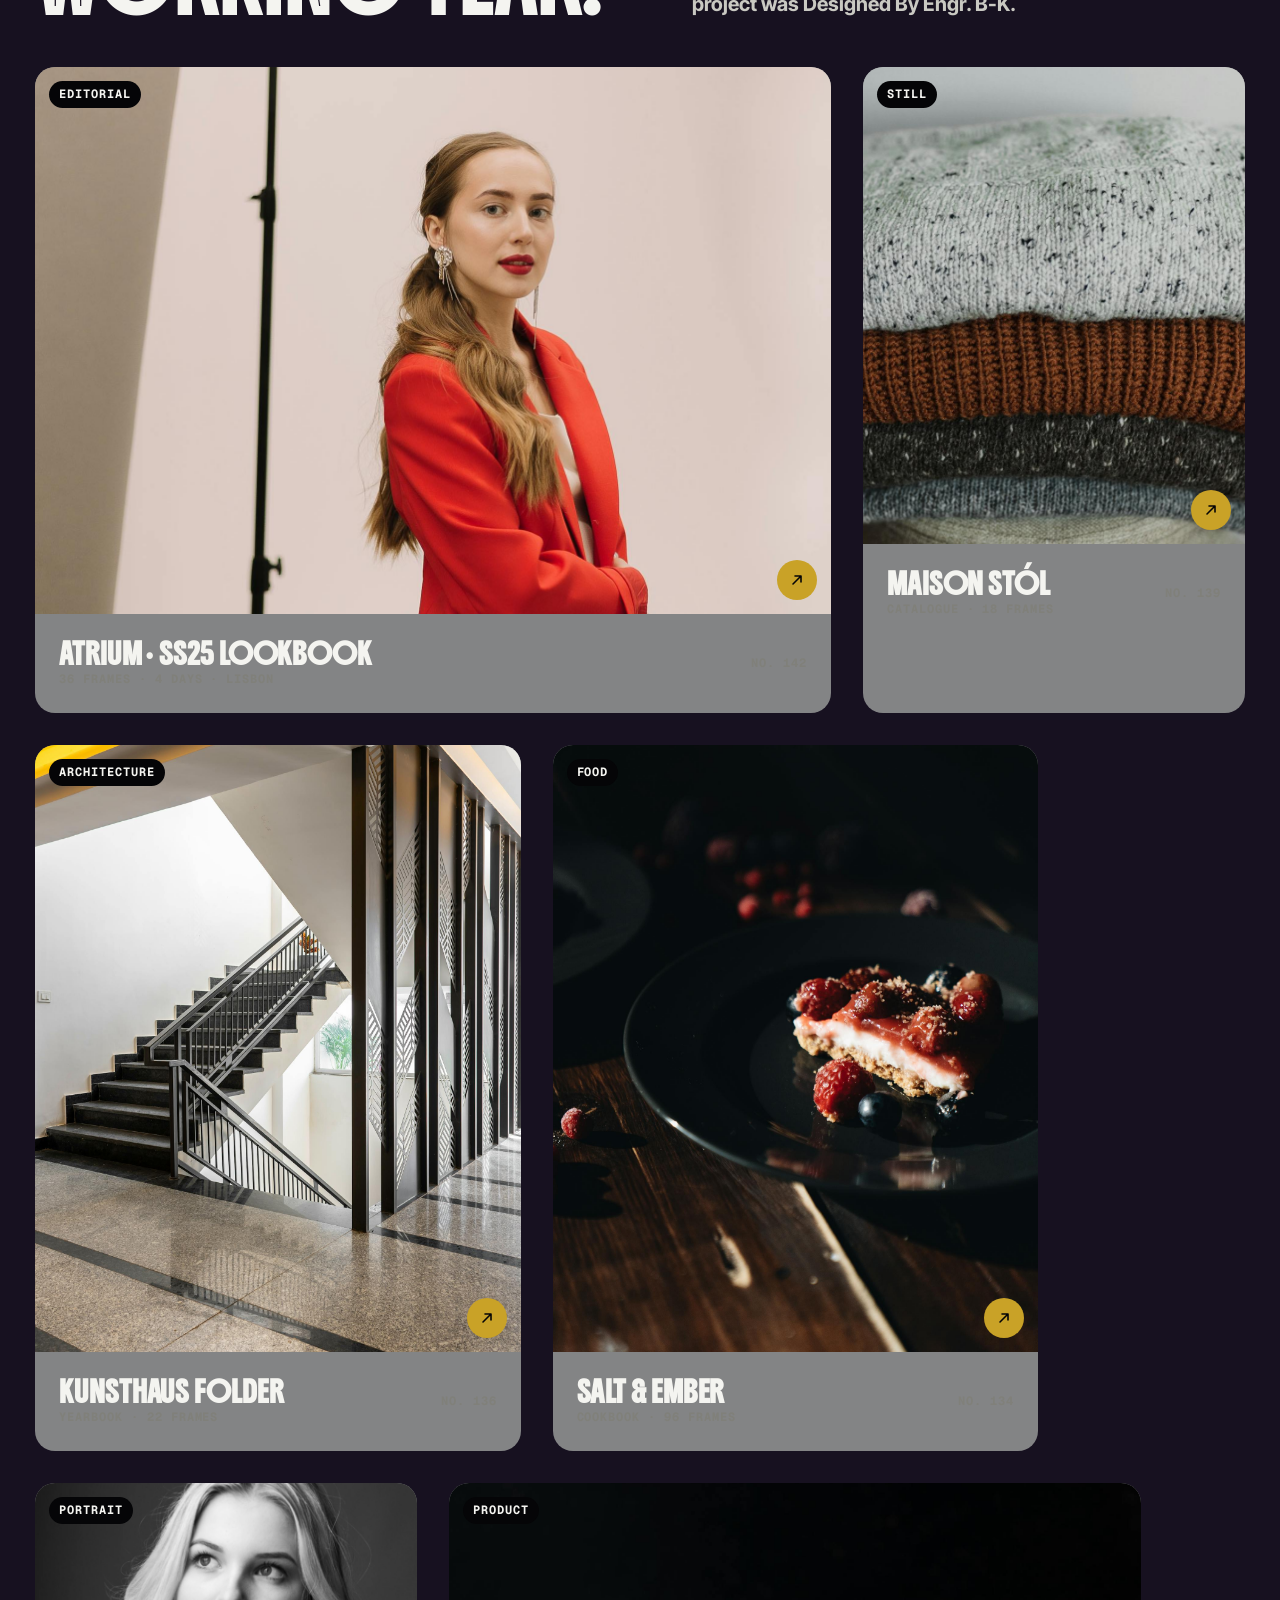
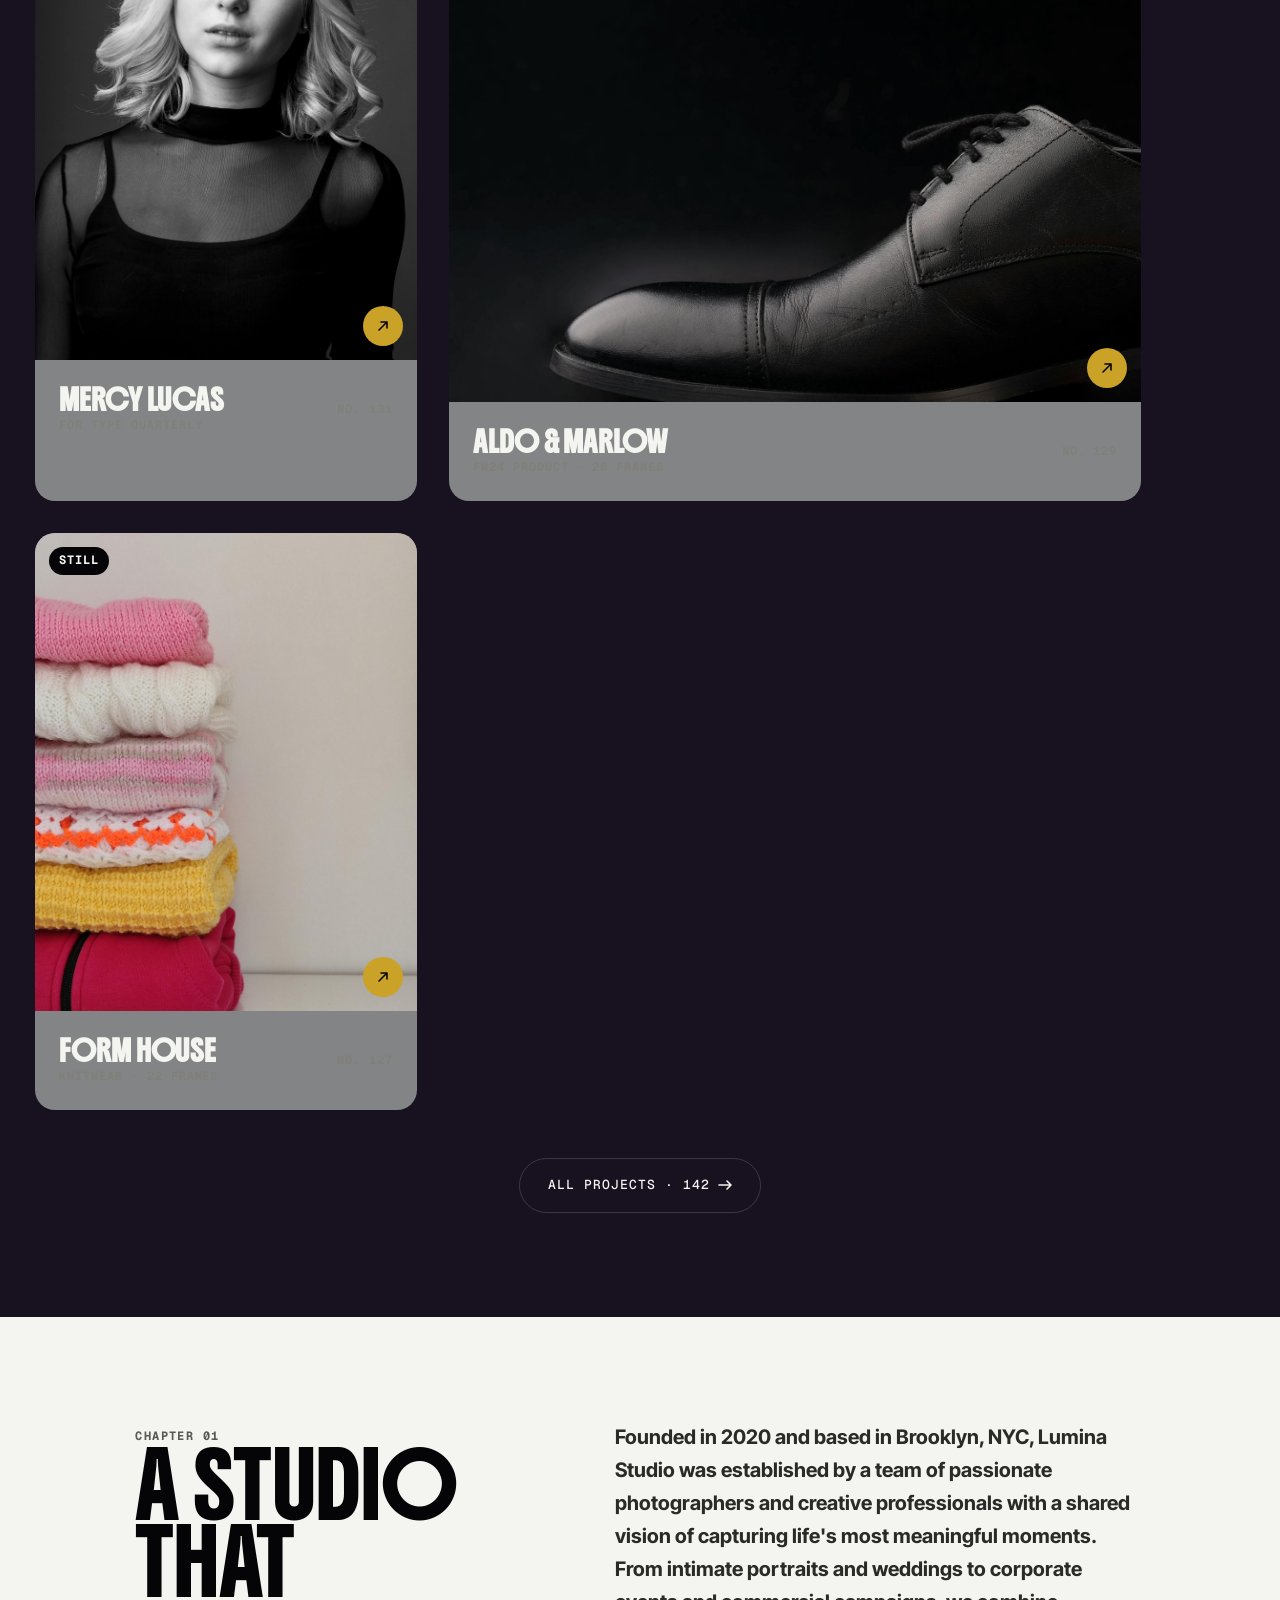
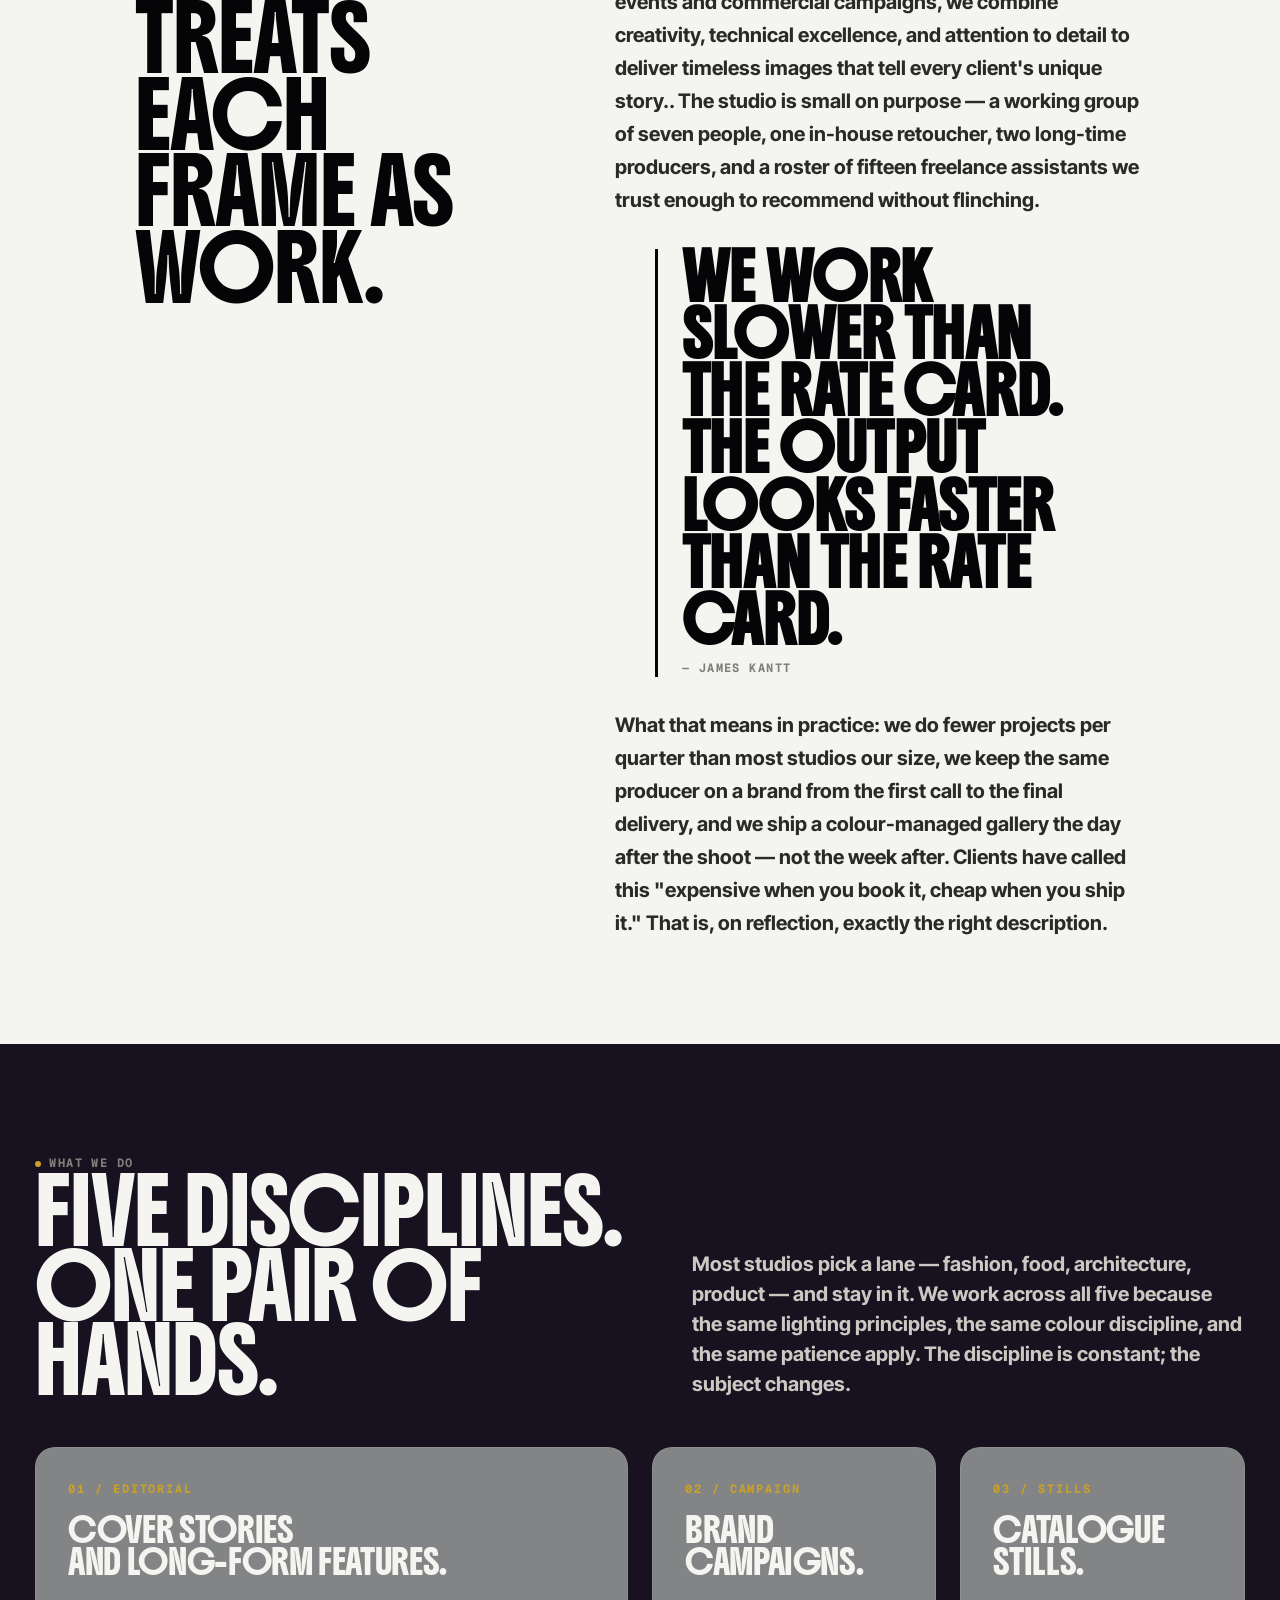
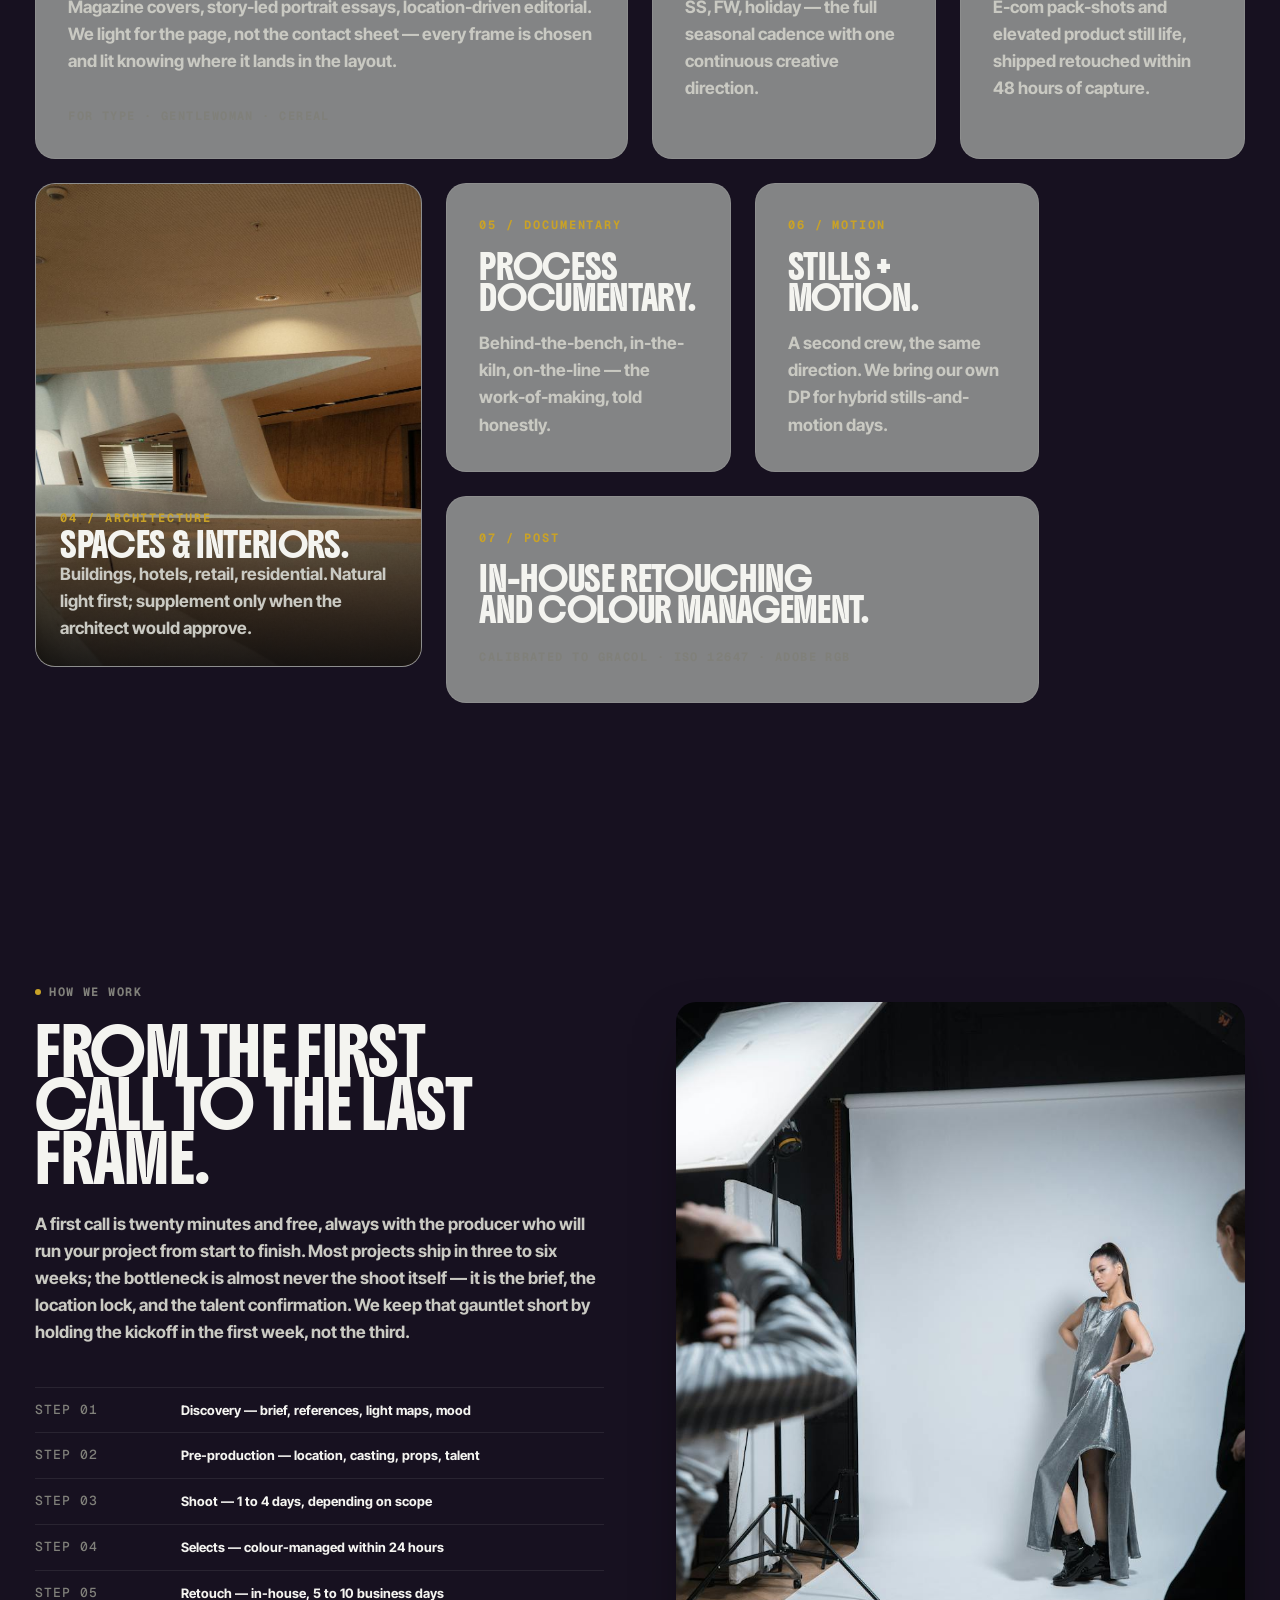
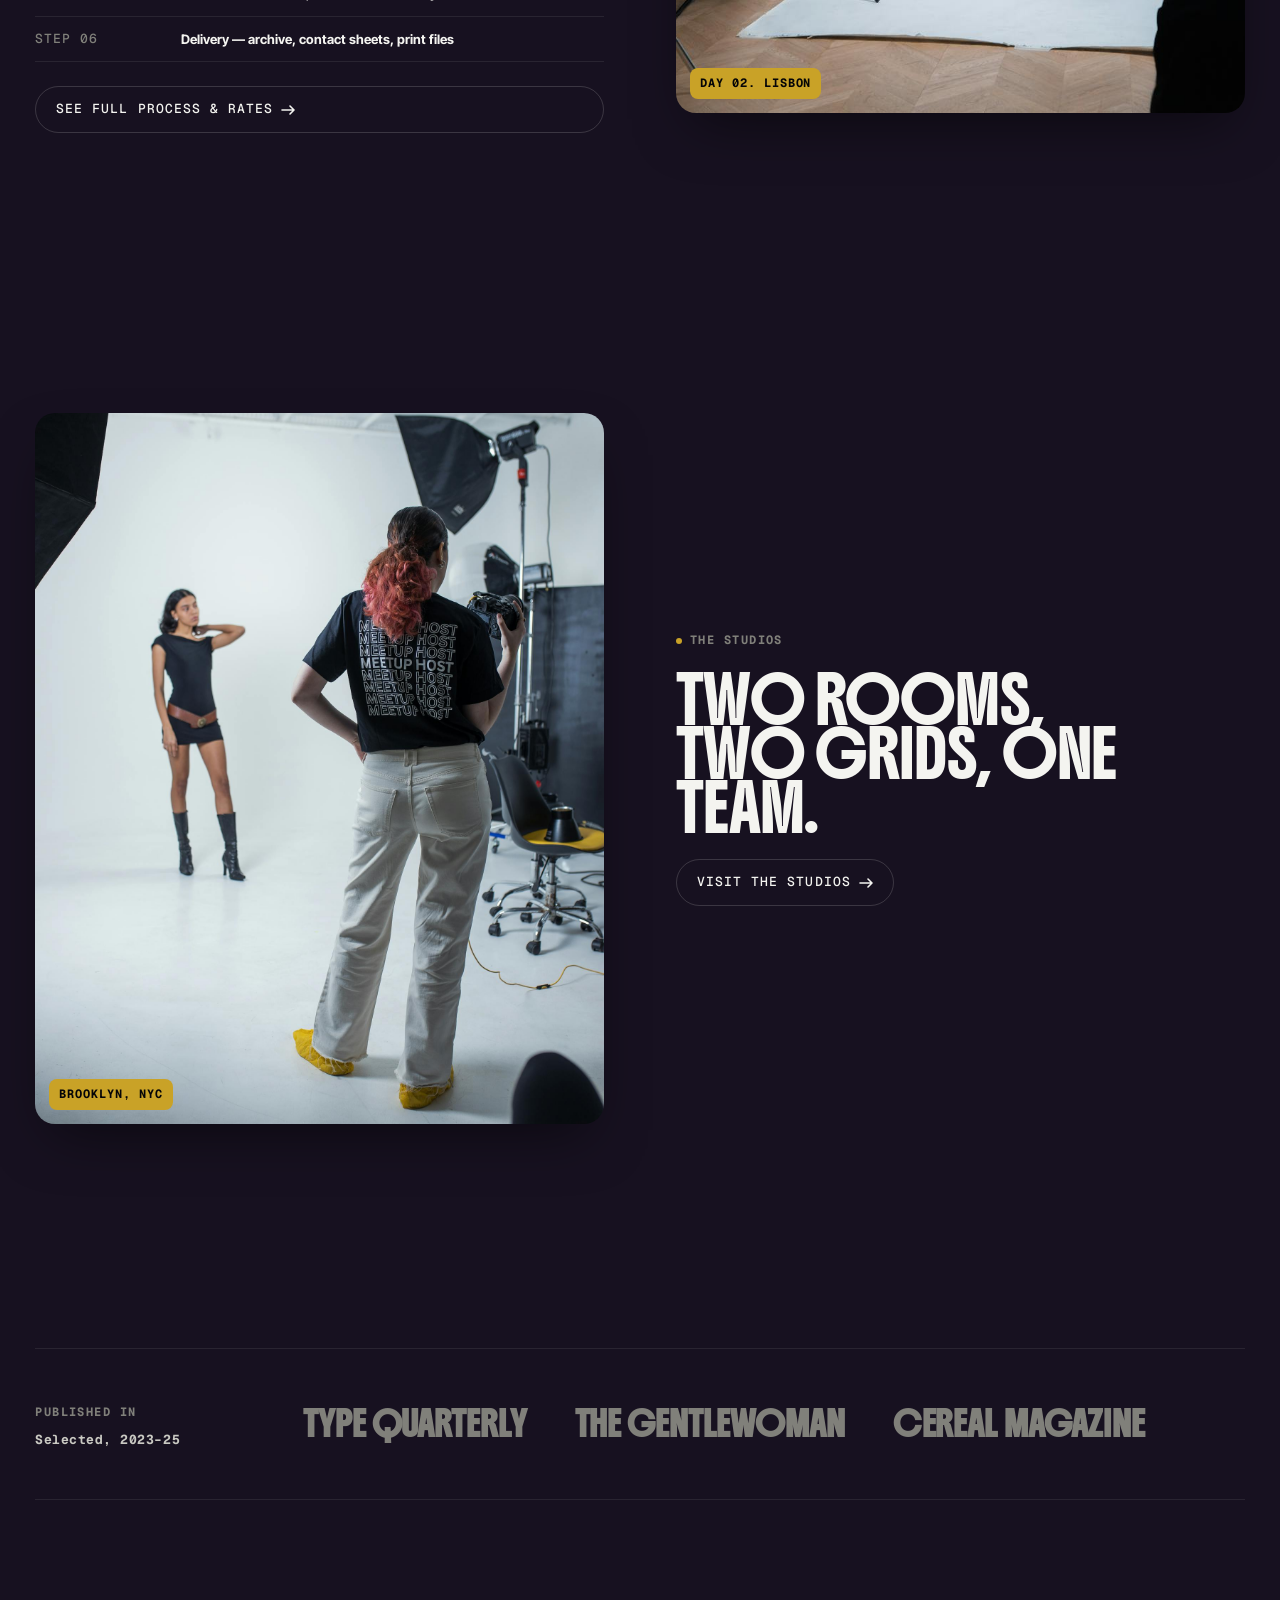
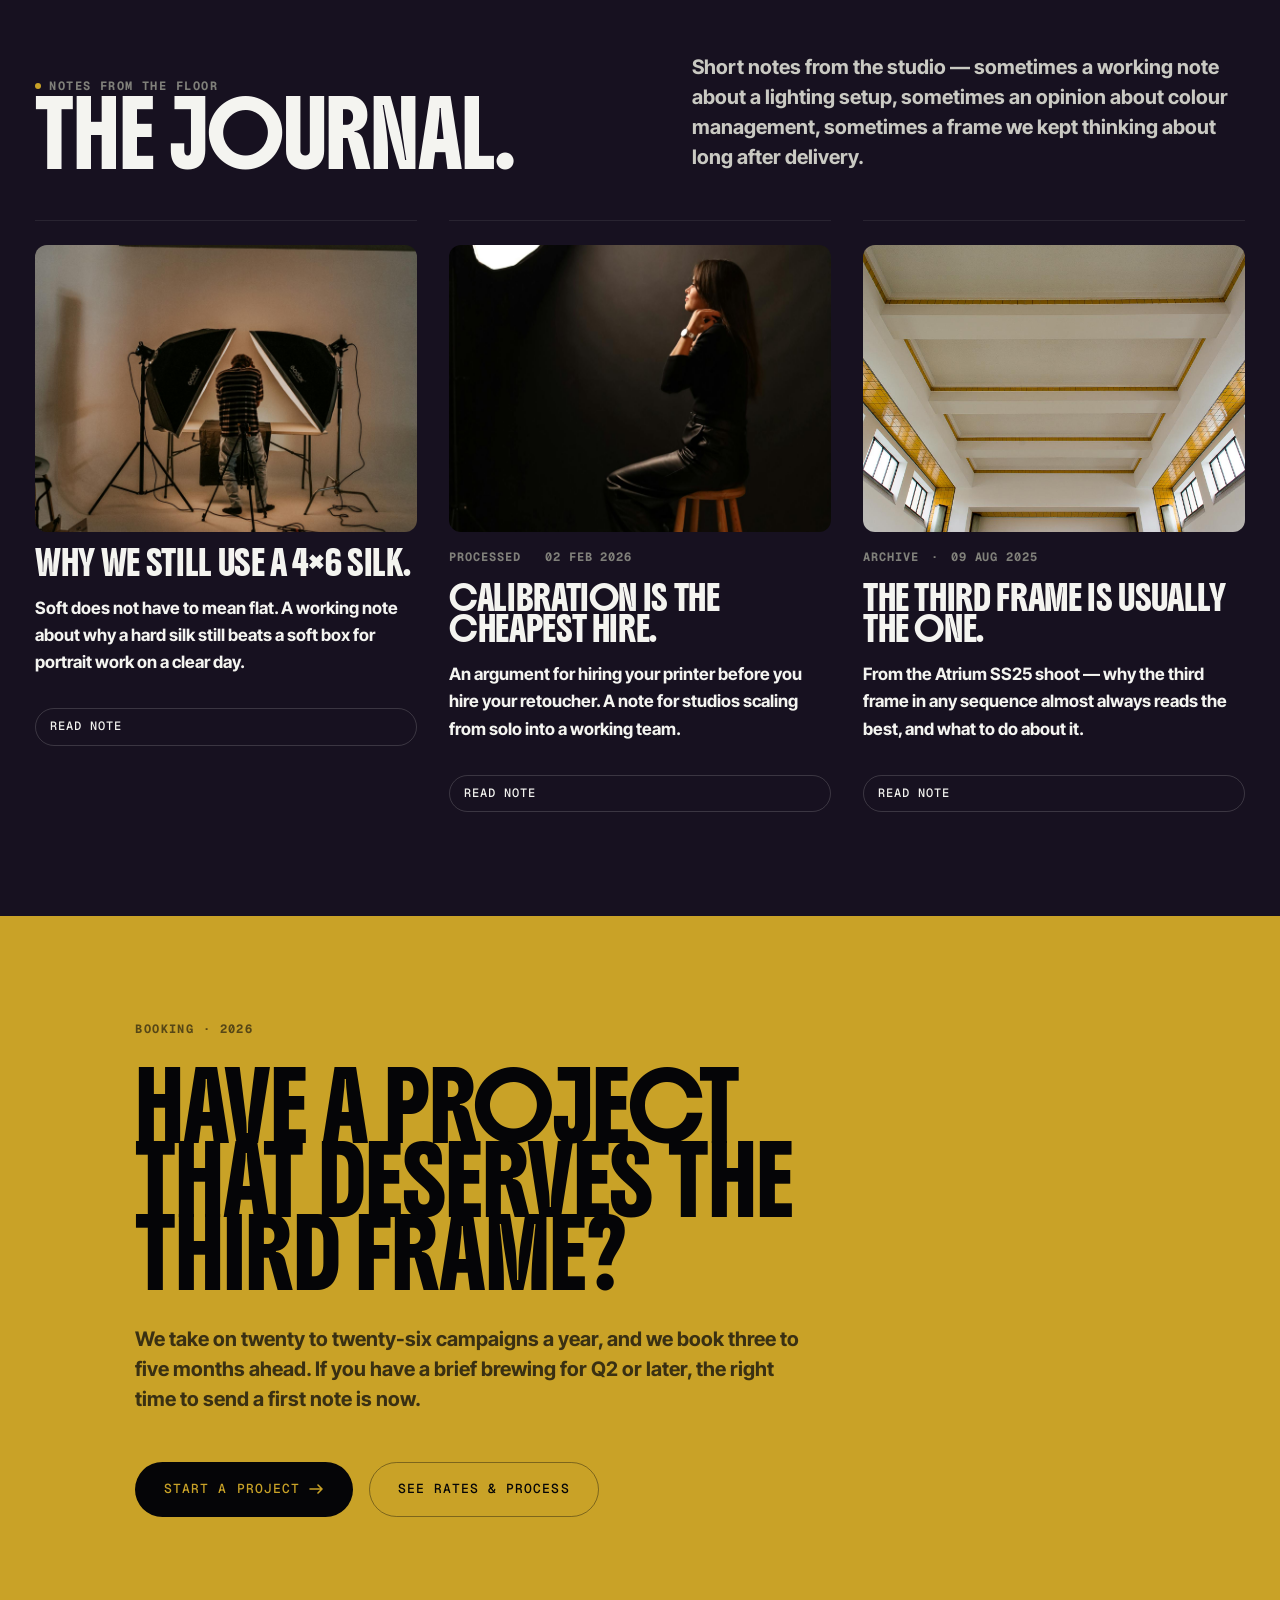
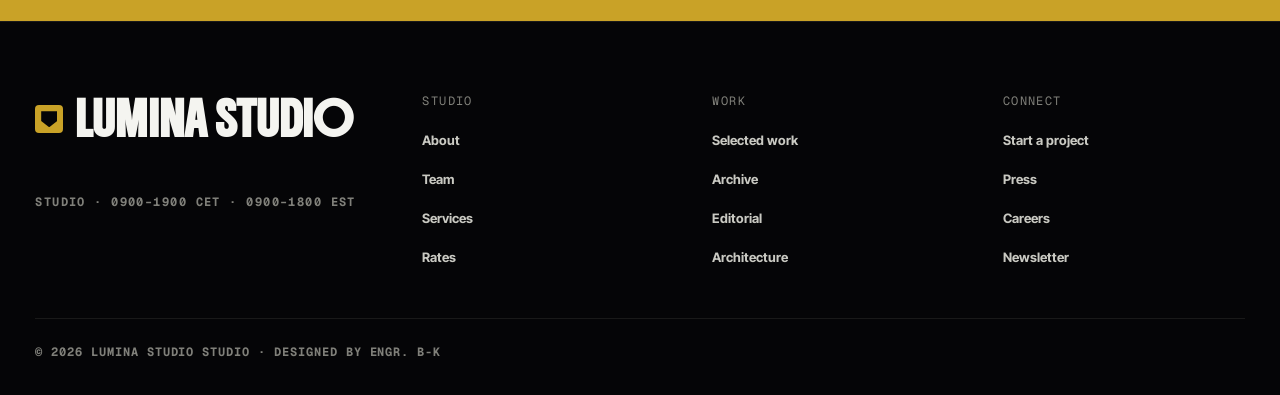
<file: Brivon-1.0.0/index.html>
<!doctype html>
<html lang="en">
<head>
  <meta charset="utf-8" />
  <meta name="viewport" content="width=device-width, initial-scale=1" />
  <title>Lumina Studio — Modern Photography Studio HTML Template</title>
  <meta name="description" content="Lumina Studio is a free modern HTML template for commercial photographers, editorial studios, and documentary teams — charcoal ground, electric lime accent, Boldonse display, five fully responsive pages. No framework, no build step." />
  <link rel="preconnect" href="https://fonts.googleapis.com" />
  <link rel="preconnect" href="https://fonts.gstatic.com" crossorigin />
  <link rel="stylesheet" href="https://fonts.googleapis.com/css2?family=Boldonse&family=Inter+Tight:wght@400;500;600;700&family=Geist+Mono:wght@400;500&display=swap" />
  <link rel="stylesheet" href="assets/css/styles.css" />
</head>
<body>
  <a class="skip-link" href="#main">Skip to content</a>

  <header class="site-header">
    <div class="container container--wide">
      <nav class="nav" aria-label="Primary">
        <a class="brand" href="index.html"><span class="brand-mark" aria-hidden="true"></span> Lumina Studio</a>
        <div class="nav-links" role="navigation">
          <a href="index.html" aria-current="page">Index</a>
          <a href="work.html">Work</a>
          <a href="studio.html">Studio</a>
          <a href="services.html">Services</a>
          <a href="contact.html">Contact</a>
        </div>
        <div class="nav-cta-row">
          <a href="contact.html" class="btn btn--primary btn--sm">Start a project
            <svg class="arrow" width="14" height="10" viewBox="0 0 14 10" fill="none" aria-hidden="true"><path d="M1 5h12m0 0L9 1m4 4L9 9" stroke="currentColor" stroke-width="1.6" stroke-linecap="round" stroke-linejoin="round"/></svg>
          </a>
          <button class="nav-toggle" aria-label="Open menu" aria-expanded="false" aria-controls="mobile-drawer"><span aria-hidden="true"></span></button>
        </div>
      </nav>
    </div>
  </header>

  <div class="mobile-drawer" id="mobile-drawer" aria-hidden="true">
    <button class="drawer-close" aria-label="Close menu">Close</button>
    <a href="index.html">Index</a>
    <a href="work.html">Work</a>
    <a href="studio.html">Studio</a>
    <a href="services.html">Services</a>
    <a href="contact.html">Contact</a>
  </div>

  <main id="main">

    <!-- Hero -->
    <section class="hero">
      <div class="container container--wide">
        <div class="hero-grid">
          <div class="hero-text">
            <span class="eyebrow"><span class="dot" aria-hidden="true"></span>Brooklyn, NYC</span>
            <h1 class="hero-headline">
              Capturing Moments.<br/>
              <span class="lime">Creating Timeless Memories.</span> 
            </h1>
            <p class="hero-sub">
              At Lumina Studio, we believe every moment tells a story worth preserving. Our passion for photography drives us to create timeless images that capture genuine emotions, meaningful connections, and life's most unforgettable moments. Whether it's a wedding, portrait session, corporate event, or commercial project, our team is committed to delivering exceptional quality with creativity and attention to detail.
            </p>
            <div class="hero-cta-row">
              <a class="btn btn--primary btn--lg" href="work.html">See selected work
                <svg class="arrow" width="16" height="10" viewBox="0 0 14 10" fill="none" aria-hidden="true"><path d="M1 5h12m0 0L9 1m4 4L9 9" stroke="currentColor" stroke-width="1.6" stroke-linecap="round" stroke-linejoin="round"/></svg>
              </a>
              <a class="btn btn--ghost btn--lg" href="services.html">Services &amp; rates</a>
            </div>
            <div class="hero-meta">
              <span><strong></span>
              <span aria-hidden="true"></span>
              <span><strong></span>
              <span aria-hidden="true"></span>
              <span><strong>5</strong> National Awards</span>
            </div>
          </div>
          <div class="hero-media reveal">
            <img src="assets/img/hero-portrait.jpg" alt="A studio portrait lit in warm tungsten — a young woman in profile against a deep charcoal seamless, soft fall-off on her shoulder, signature Lumina Studio lighting." />
            <div class="floating-tag ft-top">
              <span class="pill"></span>
              
            </div>
            <div class="floating-tag ft-bottom">
              
            </div>
          </div>
        </div>

        <!-- Stat strip -->
        <div class="stat-strip">
          <div class="stat-cell">
            <div class="stat-num"><span class="lime">6</span>years</div>
            <div class="stat-label">Established in 2020</div>
          </div>
          <div class="stat-cell">
            <div class="stat-num">42<span class="lime">+</span></div>
            <div class="stat-label">Active brand clients</div>
          </div>
          <div class="stat-cell">
            <div class="stat-num">11K</div>
            <div class="stat-label">Frames shot in 2025</div>
          </div>
          <div class="stat-cell">
            <div class="stat-num">94<span class="lime">%</span></div>
            <div class="stat-label">Repeat-client rate</div>
          </div>
        </div>
      </div>
    </section>

    <!-- Selected work -->
    <section>
      <div class="container container--wide">
        <div class="section-head">
          <div>
            <span class="eyebrow"><span class="dot" aria-hidden="true"></span>Selected work · 2024–25</span>
            <h2>Twelve frames<br/>from a working year.</h2>
          </div>
          <p class="lede">
            We chose these because each one taught us something new — a different light, a different brief, a different way to ask a subject to stand still. Click through to see how each project was Designed By Engr. B-K.
          </p>
        </div>

        <div class="work-grid">
          <a class="work-item work-item--xl reveal" href="work.html">
            <div class="wm">
              <img src="assets/img/work-atrium.jpg" alt="A model in profile wearing a layered linen coat, shot against a chalky stone wall in raking afternoon light." />
              <span class="wm-pill">Editorial</span>
              <span class="wm-arrow" aria-hidden="true">
                <svg width="14" height="14" viewBox="0 0 14 14" fill="none"><path d="M3 11L11 3M11 3H5M11 3V9" stroke="currentColor" stroke-width="1.6" stroke-linecap="round"/></svg>
              </span>
            </div>
            <div class="work-meta">
              <div>
                <div class="wm-title">Atrium · SS25 Lookbook</div>
                <div class="wm-cap">36 frames · 4 days · Lisbon</div>
              </div>
              <div class="wm-cap">No. 142</div>
            </div>
          </a>

          <a class="work-item work-item--sm reveal" href="work.html">
            <div class="wm">
              <img src="assets/img/work-still-1.jpg" alt="A still life of a brushed-steel chair and a folded silk scarf on a concrete floor, shot top-down in flat overhead light." />
              <span class="wm-pill">Still</span>
              <span class="wm-arrow" aria-hidden="true">
                <svg width="14" height="14" viewBox="0 0 14 14" fill="none"><path d="M3 11L11 3M11 3H5M11 3V9" stroke="currentColor" stroke-width="1.6" stroke-linecap="round"/></svg>
              </span>
            </div>
            <div class="work-meta">
              <div>
                <div class="wm-title">Maison Stól</div>
                <div class="wm-cap">Catalogue · 18 frames</div>
              </div>
              <div class="wm-cap">No. 139</div>
            </div>
          </a>

          <a class="work-item work-item--md reveal" href="work.html">
            <div class="wm">
              <img src="assets/img/work-arch.jpg" alt="Sweeping stair of a brutalist concrete museum lit by a single high window, a figure ascending the second flight." />
              <span class="wm-pill">Architecture</span>
              <span class="wm-arrow" aria-hidden="true">
                <svg width="14" height="14" viewBox="0 0 14 14" fill="none"><path d="M3 11L11 3M11 3H5M11 3V9" stroke="currentColor" stroke-width="1.6" stroke-linecap="round"/></svg>
              </span>
            </div>
            <div class="work-meta">
              <div>
                <div class="wm-title">Kunsthaus Folder</div>
                <div class="wm-cap">Yearbook · 22 frames</div>
              </div>
              <div class="wm-cap">No. 136</div>
            </div>
          </a>

          <a class="work-item work-item--md reveal" href="work.html">
            <div class="wm">
              <img src="assets/img/work-food.jpg" alt="A bowl of saffron risotto on a rough ceramic plate, shot from above with a long shadow, deep umber palette." />
              <span class="wm-pill">Food</span>
              <span class="wm-arrow" aria-hidden="true">
                <svg width="14" height="14" viewBox="0 0 14 14" fill="none"><path d="M3 11L11 3M11 3H5M11 3V9" stroke="currentColor" stroke-width="1.6" stroke-linecap="round"/></svg>
              </span>
            </div>
            <div class="work-meta">
              <div>
                <div class="wm-title">Salt &amp; Ember</div>
                <div class="wm-cap">Cookbook · 96 frames</div>
              </div>
              <div class="wm-cap">No. 134</div>
            </div>
          </a>

          <a class="work-item work-item--sm reveal" href="work.html">
            <div class="wm">
              <img src="assets/img/work-portrait-1.jpg" alt="A close portrait of an older painter in his studio, hair lit by a single window, paint flecks on his hands." />
              <span class="wm-pill">Portrait</span>
              <span class="wm-arrow" aria-hidden="true">
                <svg width="14" height="14" viewBox="0 0 14 14" fill="none"><path d="M3 11L11 3M11 3H5M11 3V9" stroke="currentColor" stroke-width="1.6" stroke-linecap="round"/></svg>
              </span>
            </div>
            <div class="work-meta">
              <div>
                <div class="wm-title">Mercy Lucas</div>
                <div class="wm-cap">For TYPE quarterly</div>
              </div>
              <div class="wm-cap">No. 131</div>
            </div>
          </a>

          <a class="work-item work-item--lg reveal" href="work.html">
            <div class="wm">
              <img src="assets/img/work-product.jpg" alt="A pair of leather oxfords on a marble plinth, lit by a single hard light to throw a sharp shadow against a charcoal backdrop." />
              <span class="wm-pill">Product</span>
              <span class="wm-arrow" aria-hidden="true">
                <svg width="14" height="14" viewBox="0 0 14 14" fill="none"><path d="M3 11L11 3M11 3H5M11 3V9" stroke="currentColor" stroke-width="1.6" stroke-linecap="round"/></svg>
              </span>
            </div>
            <div class="work-meta">
              <div>
                <div class="wm-title">Aldo &amp; Marlow</div>
                <div class="wm-cap">FW24 product · 28 frames</div>
              </div>
              <div class="wm-cap">No. 129</div>
            </div>
          </a>

          <a class="work-item work-item--sm reveal" href="work.html">
            <div class="wm">
              <img src="assets/img/work-still-2.jpg" alt="A close still of folded merino sweaters in cream, ochre, and stone — a precise stack shot under flat soft light." />
              <span class="wm-pill">Still</span>
              <span class="wm-arrow" aria-hidden="true">
                <svg width="14" height="14" viewBox="0 0 14 14" fill="none"><path d="M3 11L11 3M11 3H5M11 3V9" stroke="currentColor" stroke-width="1.6" stroke-linecap="round"/></svg>
              </span>
            </div>
            <div class="work-meta">
              <div>
                <div class="wm-title">Form House</div>
                <div class="wm-cap">Knitwear · 22 frames</div>
              </div>
              <div class="wm-cap">No. 127</div>
            </div>
          </a>
        </div>

        <div class="center-row" style="margin-top: var(--space-7); justify-content: center;">
          <a class="btn btn--ghost btn--lg" href="work.html">All projects · 142
            <svg class="arrow" width="14" height="10" viewBox="0 0 14 10" fill="none" aria-hidden="true"><path d="M1 5h12m0 0L9 1m4 4L9 9" stroke="currentColor" stroke-width="1.6" stroke-linecap="round" stroke-linejoin="round"/></svg>
          </a>
        </div>
      </div>
    </section>

    <!-- Chapter / studio quote (reverse tile section) -->
    <section class="chapter tile-section">
      <div class="container container--narrow">
        <div class="chapter-grid">
          <div>
            <span class="label">Chapter 01</span>
            <h2>A studio that<br/>treats each<br/>frame as work.</h2>
          </div>
          <div class="chapter-body">
            <p>
              Founded in 2020 and based in Brooklyn, NYC, Lumina Studio was established by a team of passionate photographers and creative professionals with a shared vision of capturing life's most meaningful moments. From intimate portraits and weddings to corporate events and commercial campaigns, we combine creativity, technical excellence, and attention to detail to deliver timeless images that tell every client's unique story.. The studio is small on purpose — a working group of seven people, one in-house retoucher, two long-time producers, and a roster of fifteen freelance assistants we trust enough to recommend without flinching.
            </p>
            <blockquote class="pull-quote">
              We work slower than the rate card. The output looks faster than the rate card.
              <cite>— James Kantt</cite>
            </blockquote>
            <p>
              What that means in practice: we do fewer projects per quarter than most studios our size, we keep the same producer on a brand from the first call to the final delivery, and we ship a colour-managed gallery the day after the shoot — not the week after. Clients have called this "expensive when you book it, cheap when you ship it." That is, on reflection, exactly the right description.
            </p>
          </div>
        </div>
      </div>
    </section>

    <!-- Capability bento -->
    <section>
      <div class="container container--wide">
        <div class="section-head">
          <div>
            <span class="eyebrow"><span class="dot" aria-hidden="true"></span>What we do</span>
            <h2>Five disciplines.<br/>One pair of hands.</h2>
          </div>
          <p class="lede">
            Most studios pick a lane — fashion, food, architecture, product — and stay in it. We work across all five because the same lighting principles, the same colour discipline, and the same patience apply. The discipline is constant; the subject changes.
          </p>
        </div>

        <div class="cap-bento">
          <article class="cap-card cap-card--wide">
            <span class="cap-num">01 / Editorial</span>
            <h3>Cover stories<br/>and long-form features.</h3>
            <p>Magazine covers, story-led portrait essays, location-driven editorial. We light for the page, not the contact sheet — every frame is chosen and lit knowing where it lands in the layout.</p>
            <span class="label">For TYPE · Gentlewoman · Cereal</span>
          </article>

          <article class="cap-card cap-card--std">
            <span class="cap-num">02 / Campaign</span>
            <h3>Brand campaigns.</h3>
            <p>SS, FW, holiday — the full seasonal cadence with one continuous creative direction.</p>
          </article>

          <article class="cap-card cap-card--std">
            <span class="cap-num">03 / Stills</span>
            <h3>Catalogue stills.</h3>
            <p>E-com pack-shots and elevated product still life, shipped retouched within 48 hours of capture.</p>
          </article>

          <article class="cap-card cap-card--tall">
            <img src="assets/img/cap-tall.jpg" alt="A wide architectural interior — concrete columns and a tall window casting a long shadow on a polished concrete floor." />
            <div class="cap-tall-meta">
              <span class="cap-num lime-text">04 / Architecture</span>
              <h3>Spaces &amp; interiors.</h3>
              <p>Buildings, hotels, retail, residential. Natural light first; supplement only when the architect would approve.</p>
            </div>
          </article>

          <article class="cap-card cap-card--std">
            <span class="cap-num">05 / Documentary</span>
            <h3>Process documentary.</h3>
            <p>Behind-the-bench, in-the-kiln, on-the-line — the work-of-making, told honestly.</p>
          </article>

          <article class="cap-card cap-card--std">
            <span class="cap-num">06 / Motion</span>
            <h3>Stills + motion.</h3>
            <p>A second crew, the same direction. We bring our own DP for hybrid stills-and-motion days.</p>
          </article>

          <article class="cap-card cap-card--wide">
            <span class="cap-num">07 / Post</span>
            <h3>In-house retouching<br/>and colour management.</h3>
            <p>
            <span class="label">Calibrated to GRACoL · ISO 12647 · Adobe RGB</span>
          </article>
        </div>
      </div>
    </section>

    <!-- Split image chapter — process -->
    <section class="snug">
      <div class="container container--wide">
        <div class="split">
          <div class="split-text">
            <span class="eyebrow"><span class="dot" aria-hidden="true"></span>How we work</span>
            <h2>From the first<br/>call to the last frame.</h2>
            <p>
              A first call is twenty minutes and free, always with the producer who will run your project from start to finish. Most projects ship in three to six weeks; the bottleneck is almost never the shoot itself — it is the brief, the location lock, and the talent confirmation. We keep that gauntlet short by holding the kickoff in the first week, not the third.
            </p>
            <ul class="split-fact-list">
              <li><b>Step 01</b><span>Discovery — brief, references, light maps, mood</span></li>
              <li><b>Step 02</b><span>Pre-production — location, casting, props, talent</span></li>
              <li><b>Step 03</b><span>Shoot — 1 to 4 days, depending on scope</span></li>
              <li><b>Step 04</b><span>Selects — colour-managed within 24 hours</span></li>
              <li><b>Step 05</b><span>Retouch — in-house, 5 to 10 business days</span></li>
              <li><b>Step 06</b><span>Delivery — archive, contact sheets, print files</span></li>
            </ul>
            <a class="btn btn--ghost" href="services.html">See full process &amp; rates
              <svg class="arrow" width="14" height="10" viewBox="0 0 14 10" fill="none" aria-hidden="true"><path d="M1 5h12m0 0L9 1m4 4L9 9" stroke="currentColor" stroke-width="1.6" stroke-linecap="round" stroke-linejoin="round"/></svg>
            </a>
          </div>
          <div class="split-img">
            <img src="assets/img/process-shoot.jpg" alt="A working set in the Lumina Studio — two stylists pinning a garment on a model while a photographer reviews tethered captures on a calibrated monitor." />
            <span class="ft-corner">Day 02. Lisbon</span>
          </div>
        </div>
      </div>
    </section>

    <!-- Split image chapter — studio -->
    <section class="snug" style="padding-top: 0;">
      <div class="container container--wide">
        <div class="split split--reverse">
          <div class="split-text">
            <span class="eyebrow"><span class="dot" aria-hidden="true"></span>The studios</span>
            <h2>Two rooms,<br/>two grids, one team.</h2>
            <p>
            
            </ul>
            <a class="btn btn--ghost" href="studio.html">Visit the studios
              <svg class="arrow" width="14" height="10" viewBox="0 0 14 10" fill="none" aria-hidden="true"><path d="M1 5h12m0 0L9 1m4 4L9 9" stroke="currentColor" stroke-width="1.6" stroke-linecap="round" stroke-linejoin="round"/></svg>
            </a>
          </div>
          <div class="split-img">
            <img src="assets/img/studio-room.jpg" alt="A daylight photography studio with high ceilings, a single grey seamless rolled down, and a stylist arranging garments on a rack against the far wall." />
            <span class="ft-corner">Brooklyn, NYC</span>
          </div>
        </div>
      </div>
    </section>

    <!-- Press strip -->
    <section class="compact">
      <div class="container container--wide">
        <div class="press-strip">
          <div>
            <span class="label">Published in</span>
            <p class="mono" style="margin-top: 6px; color: var(--fg-soft);">Selected, 2023–25</p>
          </div>
          <div class="press-row" aria-label="Press list">
            <span>TYPE Quarterly</span>
            <span>The Gentlewoman</span>
            <span>Cereal Magazine</span>
          </div>
        </div>
      </div>
    </section>

    <!-- Journal -->
    <section>
      <div class="container container--wide">
        <div class="section-head">
          <div>
            <span class="eyebrow"><span class="dot" aria-hidden="true"></span>Notes from the floor</span>
            <h2>The journal.</h2>
          </div>
          <p class="lede">
            Short notes from the studio — sometimes a working note about a lighting setup, sometimes an opinion about colour management, sometimes a frame we kept thinking about long after delivery.
          </p>
        </div>

        <div class="journal-grid">
          <article class="journal-card">
            <div class="j-img">
              <img src="assets/img/journal-light.jpg" alt="
            <div class="j-meta"><span>Setup</span><span aria-hidden="true"></span><span>04 Oct 2025</span></div>
            <h3>Why we still use a 4×6 silk.</h3>
            <p>Soft does not have to mean flat. A working note about why a hard silk still beats a soft box for portrait work on a clear day.</p>
            <a class="btn btn--ghost btn--sm" href="#">Read note</a>
          </article>

          <article class="journal-card">
            <div class="j-img">
              <img src="assets/img/journal-colour.jpg" alt="A printed proof sheet next to a calibrated monitor, the proof showing a sequence of skin-tone patches under different studio lighting." />
            </div>
            <div class="j-meta"><span>Processed</span><span aria-hidden="true"></span><span>02 Feb 2026</span></div>
            <h3>Calibration is the cheapest hire.</h3>
            <p>An argument for hiring your printer before you hire your retoucher. A note for studios scaling from solo into a working team.</p>
            <a class="btn btn--ghost btn--sm" href="#">Read note</a>
          </article>

          <article class="journal-card">
            <div class="j-img">
              <img src="assets/img/journal-archive.jpg" alt="A long contact sheet of medium-format frames hanging in the studio archive room, lit by a single warm bulb." />
            </div>
            <div class="j-meta"><span>Archive</span><span aria-hidden="true">·</span><span>09 Aug 2025</span></div>
            <h3>The third frame is usually the one.</h3>
            <p>From the Atrium SS25 shoot — why the third frame in any sequence almost always reads the best, and what to do about it.</p>
            <a class="btn btn--ghost btn--sm" href="#">Read note</a>
          </article>
        </div>
      </div>
    </section>

    <!-- Closing CTA -->
    <section class="closing-cta">
      <div class="container container--narrow">
        <span class="label" style="color: rgba(10,10,12,0.6);">Booking · 2026</span>
        <h2>Have a project<br/>that deserves the<br/>third frame?</h2>
        <p class="lede">
          We take on twenty to twenty-six campaigns a year, and we book three to five months ahead. If you have a brief brewing for Q2 or later, the right time to send a first note is now.
        </p>
        <div class="cta-row">
          <a class="btn btn--dark btn--lg" href="contact.html">Start a project
            <svg class="arrow" width="16" height="10" viewBox="0 0 14 10" fill="none" aria-hidden="true"><path d="M1 5h12m0 0L9 1m4 4L9 9" stroke="currentColor" stroke-width="1.6" stroke-linecap="round" stroke-linejoin="round"/></svg>
          </a>
          <a class="btn btn--ghost btn--lg" href="services.html">See rates &amp; process</a>
        </div>
      </div>
    </section>

  </main>

  <footer class="site-footer">
    <div class="container container--wide">
      <div class="footer-top">
        <div class="footer-brand">
          <span class="brand"><span class="brand-mark" aria-hidden="true"></span> Lumina Studio</span>
          <p></p>
          <span class="label">Studio · 0900–1900 CET · 0900–1800 EST</span>
        </div>
        <div>
          <h4>Studio</h4>
          <ul>
            <li><a href="studio.html">About</a></li>
            <li><a href="studio.html#team">Team</a></li>
            <li><a href="services.html">Services</a></li>
            <li><a href="services.html#rates">Rates</a></li>
          </ul>
        </div>
        <div>
          <h4>Work</h4>
          <ul>
            <li><a href="work.html">Selected work</a></li>
            <li><a href="work.html#archive">Archive</a></li>
            <li><a href="work.html#editorial">Editorial</a></li>
            <li><a href="work.html#architecture">Architecture</a></li>
          </ul>
        </div>
        <div>
          <h4>Connect</h4>
          <ul>
            <li><a href="contact.html">Start a project</a></li>
            <li><a href="contact.html#press">Press</a></li>
            <li><a href="contact.html#careers">Careers</a></li>
            <li><a href="#">Newsletter</a></li>
          </ul>
        </div>
      </div>
      <div class="footer-bottom">
        <span>© 2026 Lumina Studio Studio · Designed By Engr. B-K
    
        </div>
      </div>
    </div>
  </footer>

  <script src="assets/js/site.js" defer></script>
</body>
</html>
</file>
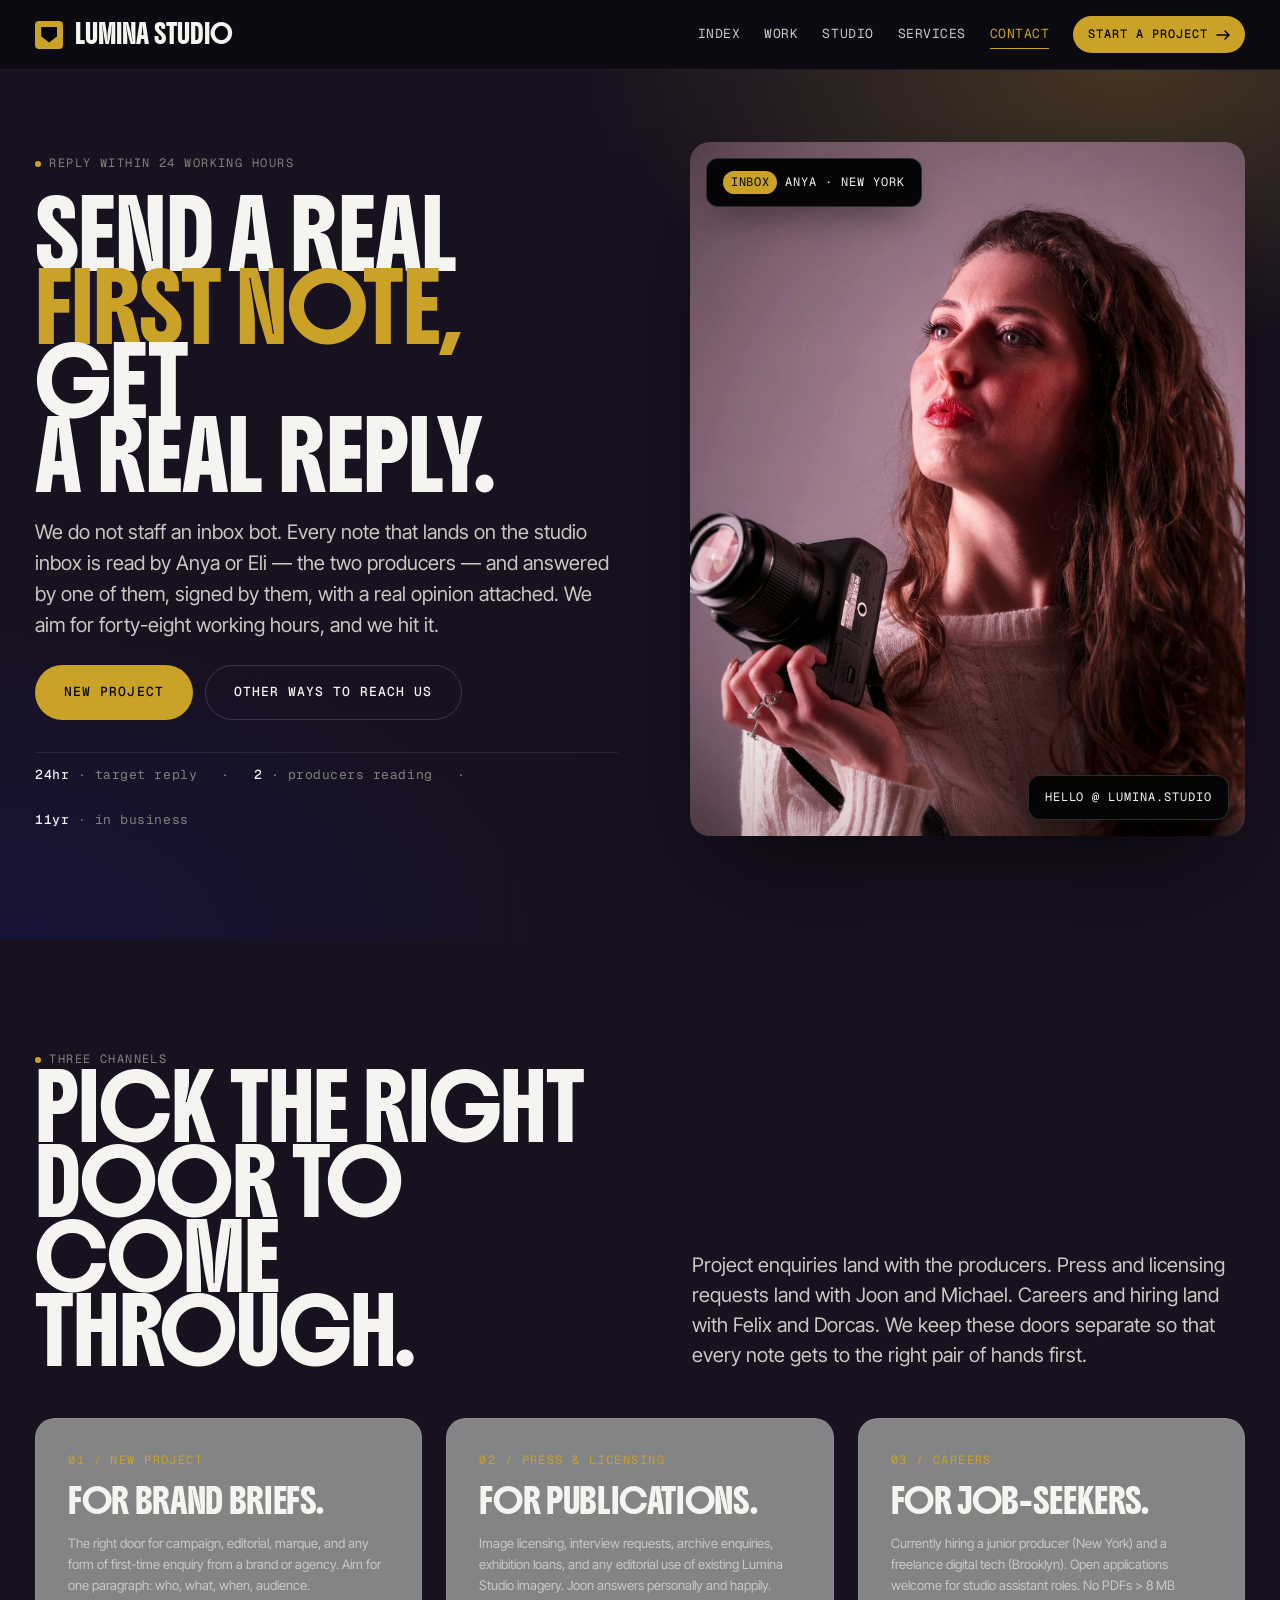
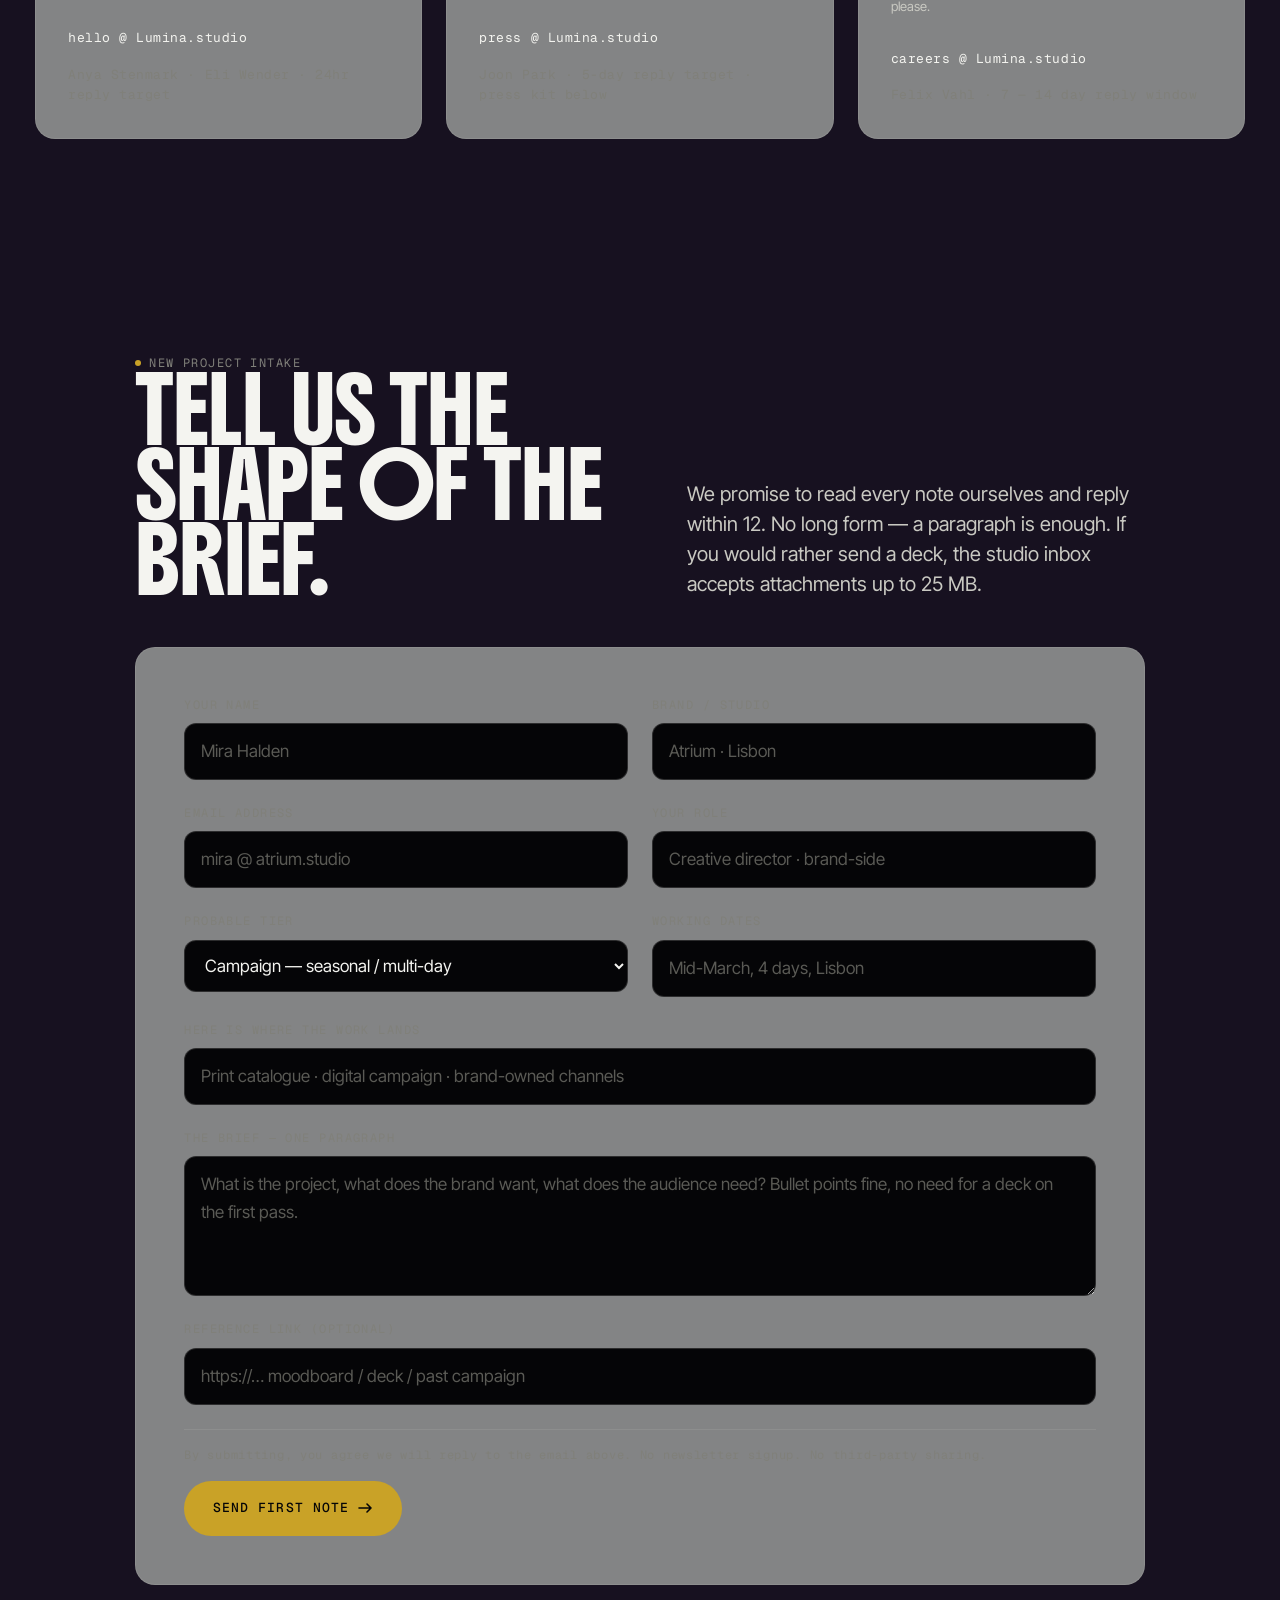
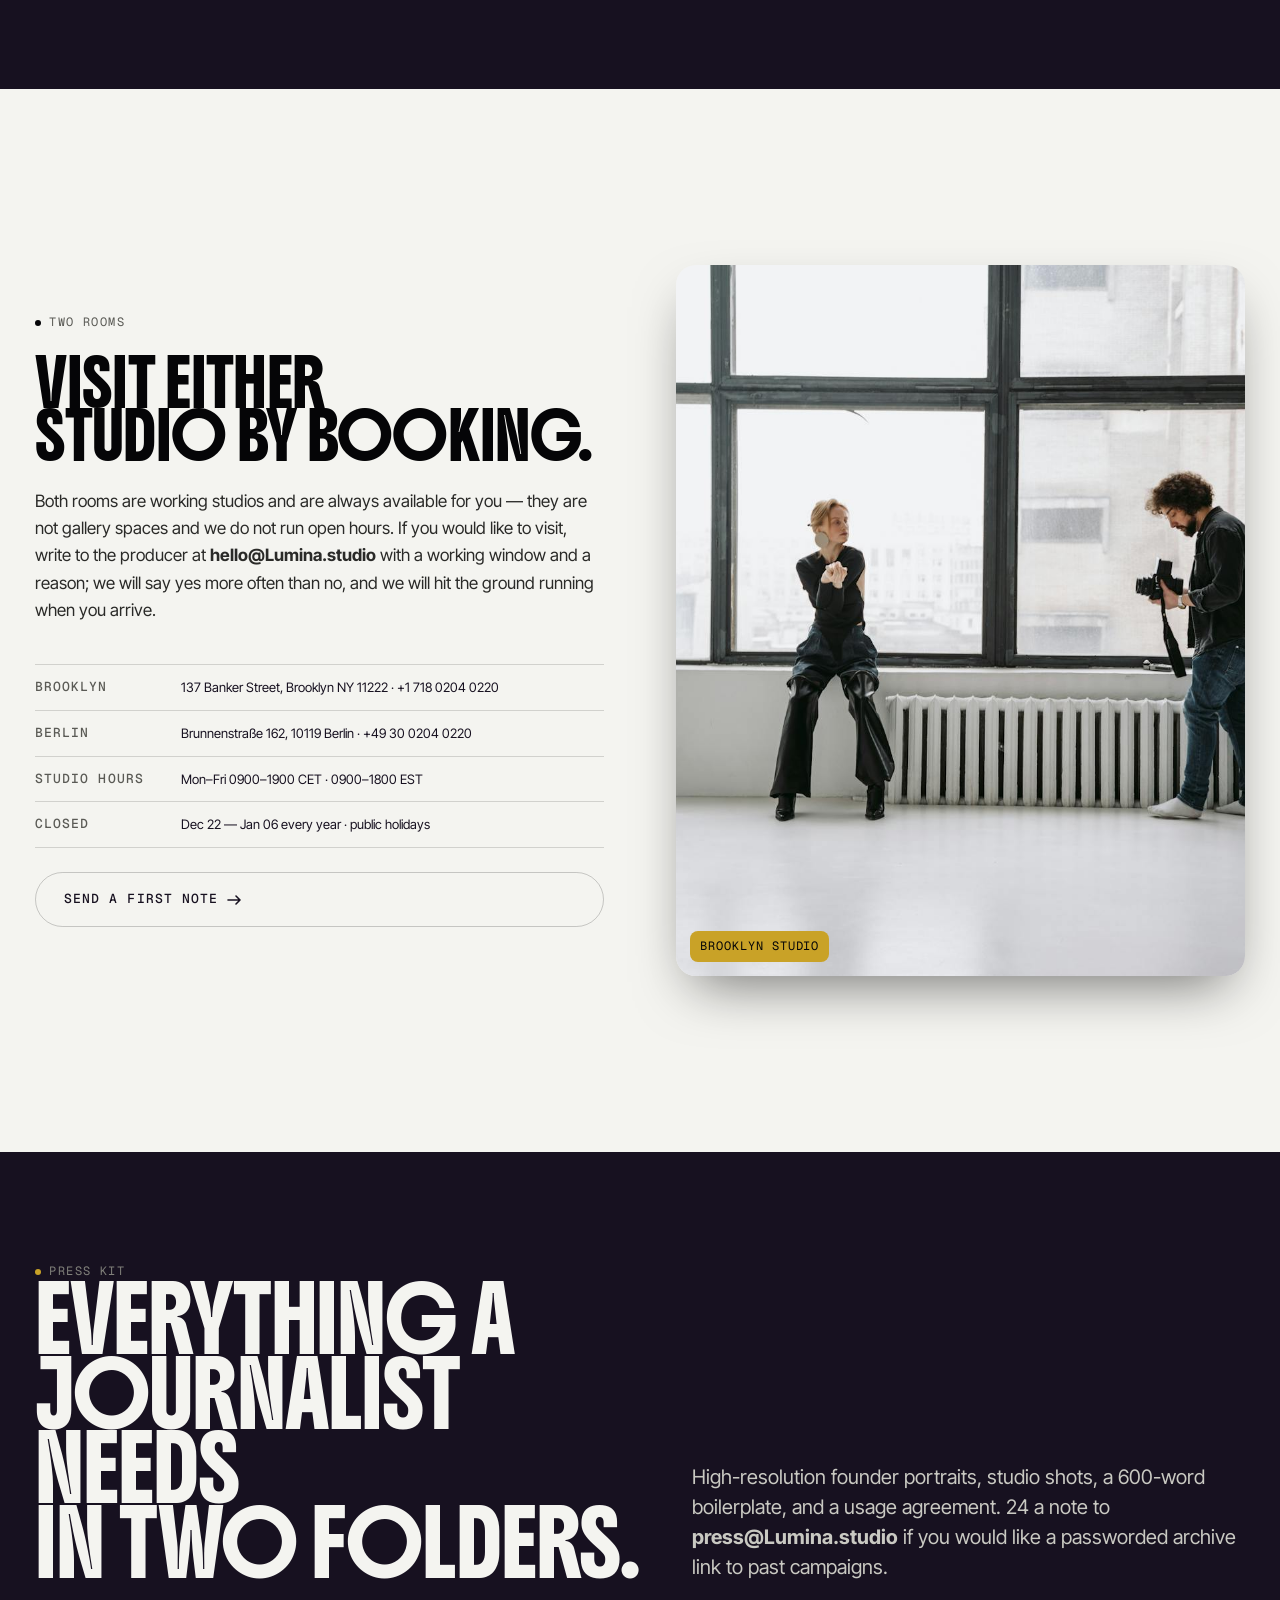
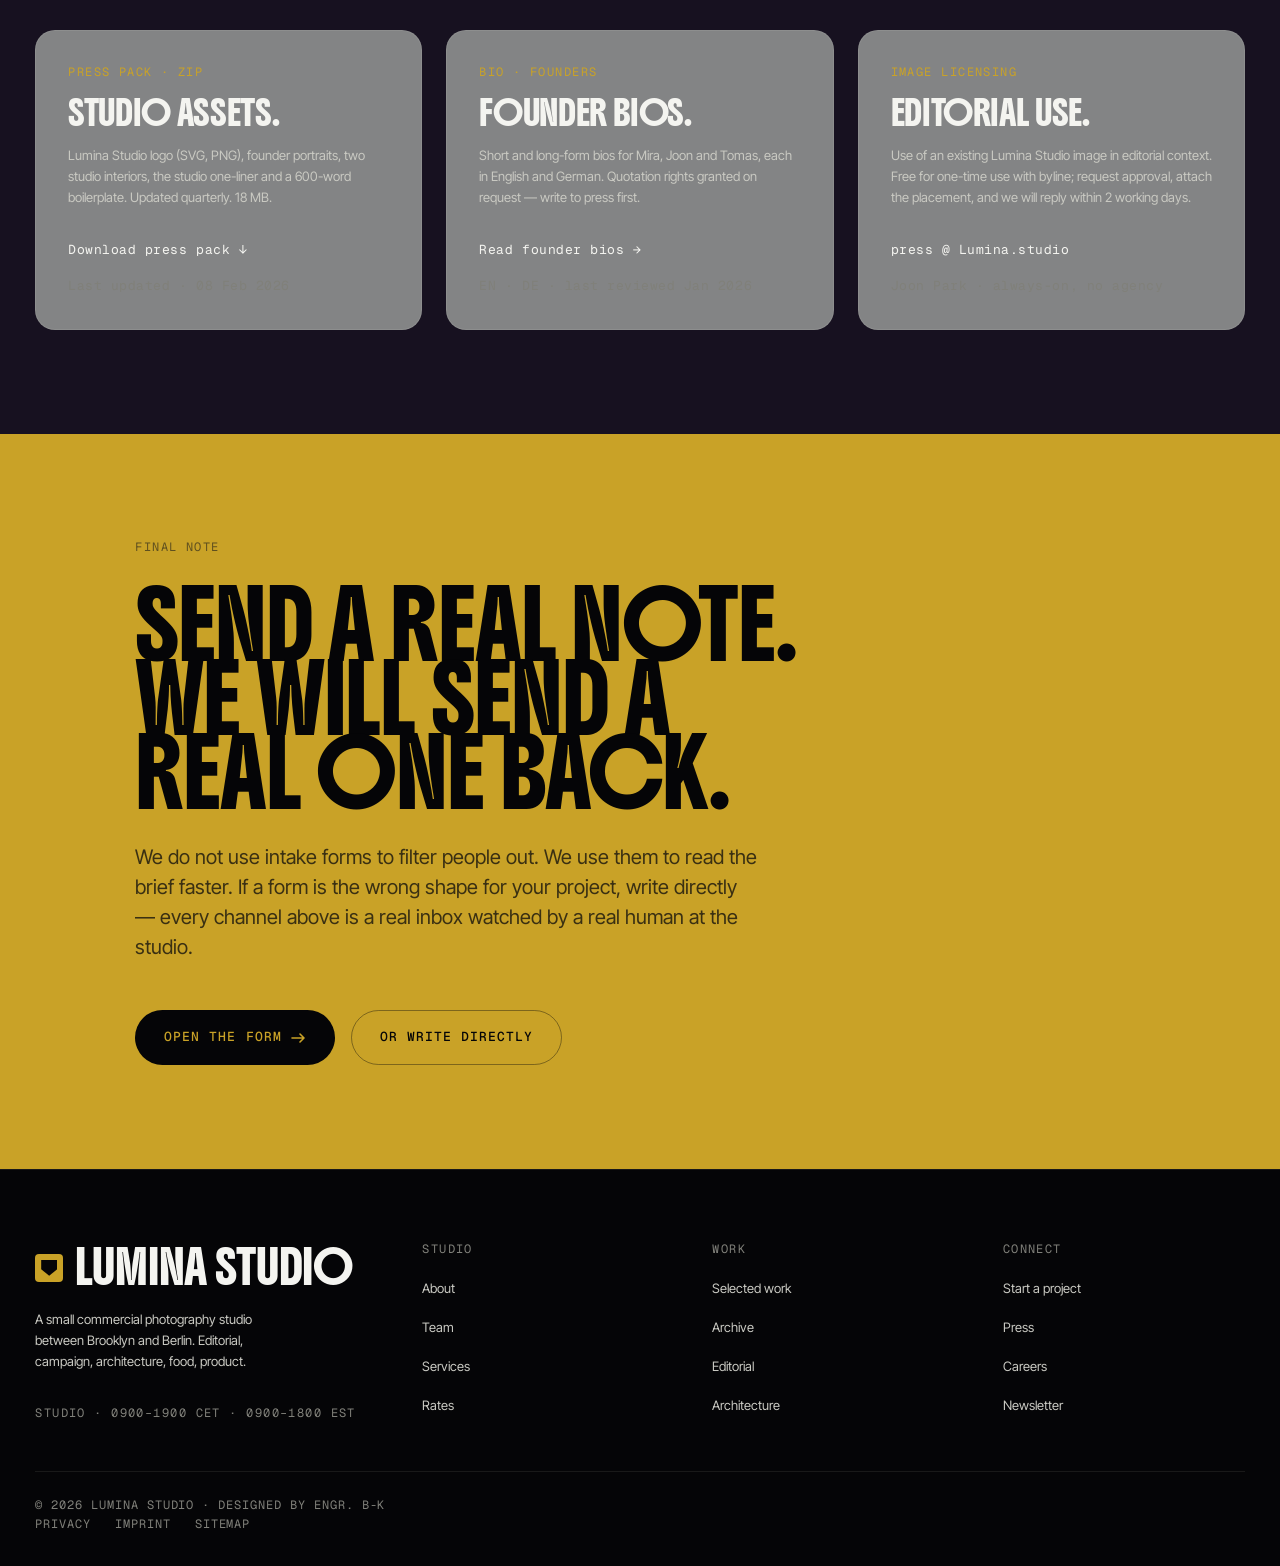
<file: contact.html>
<!doctype html>
<html lang="en">

<head>
  <meta charset="utf-8" />
  <meta name="viewport" content="width=device-width, initial-scale=1" />
  <title>Lumina Studio · Contact — Photography Studio </title>
  <meta name="description"
    content="Three contact channels for Lumina Studio — project intake, press, and careers. Full inquiry form, studio addresses, press kit and open roles. Producer replies within 24 hours on a working day." />
  <link rel="preconnect" href="https://fonts.googleapis.com" />
  <link rel="preconnect" href="https://fonts.gstatic.com" crossorigin />
  <link rel="stylesheet"
    href="https://fonts.googleapis.com/css2?family=Boldonse&family=Inter+Tight:wght@400;500;600;700&family=Geist+Mono:wght@400;500&display=swap" />
  <link rel="stylesheet" href="assets/css/styles.css" />
</head>

<body>
  <a class="skip-link" href="#main">Skip to content</a>

  <header class="site-header">
    <div class="container container--wide">
      <nav class="nav" aria-label="Primary">
        <a class="brand" href="index.html"><span class="brand-mark" aria-hidden="true"></span> Lumina Studio</a>
        <div class="nav-links" role="navigation">
          <a href="index.html">Index</a>
          <a href="work.html">Work</a>
          <a href="studio.html">Studio</a>
          <a href="services.html">Services</a>
          <a href="contact.html" aria-current="page">Contact</a>
        </div>
        <div class="nav-cta-row">
          <a href="#intake" class="btn btn--primary btn--sm">Start a project
            <svg class="arrow" width="14" height="10" viewBox="0 0 14 10" fill="none" aria-hidden="true">
              <path d="M1 5h12m0 0L9 1m4 4L9 9" stroke="currentColor" stroke-width="1.6" stroke-linecap="round"
                stroke-linejoin="round" />
            </svg>
          </a>
          <button class="nav-toggle" aria-label="Open menu" aria-expanded="false" aria-controls="mobile-drawer"><span
              aria-hidden="true"></span></button>
        </div>
      </nav>
    </div>
  </header>

  <div class="mobile-drawer" id="mobile-drawer" aria-hidden="true">
    <button class="drawer-close" aria-label="Close menu">Close</button>
    <a href="index.html">Index</a>
    <a href="work.html">Work</a>
    <a href="studio.html">Studio</a>
    <a href="services.html">Services</a>
    <a href="contact.html">Contact</a>
  </div>

  <main id="main">

    <!-- Hero -->
    <section class="hero">
      <div class="container container--wide">
        <div class="hero-grid">
          <div class="hero-text">
            <span class="eyebrow"><span class="dot" aria-hidden="true"></span>Reply within 24 working hours</span>
            <h1 class="hero-headline">
              Send a real<br />
              <span class="lime">first note,</span> get<br />
              a real reply.
            </h1>
            <p class="hero-sub">
              We do not staff an inbox bot. Every note that lands on the studio inbox is read by Anya or Eli — the two
              producers — and answered by one of them, signed by them, with a real opinion attached. We aim for
              forty-eight working hours, and we hit it.
            </p>
            <div class="hero-cta-row">
              <a class="btn btn--primary btn--lg" href="#intake">New project</a>
              <a class="btn btn--ghost btn--lg" href="#channels">Other ways to reach us</a>
            </div>
            <div class="hero-meta">
              <span><strong>24hr</strong> · target reply</span>
              <span aria-hidden="true">·</span>
              <span><strong>2</strong> · producers reading</span>
              <span aria-hidden="true">·</span>
              <span><strong>11yr</strong> · in business</span>
            </div>
          </div>
          <div class="hero-media">
            <img src="assets/img/contact-hero.jpg"
              alt="A working studio scene — a wide table with a laptop, a printed contact sheet, a coffee cup, and a Lumina Studio-branded planner open to the week ahead." />
            <div class="floating-tag ft-top">
              <span class="pill">Inbox</span>
              ANYA · NEW YORK
            </div>
            <div class="floating-tag ft-bottom">
              hello @ Lumina.studio
            </div>
          </div>
        </div>
      </div>
    </section>

    <!-- Channels -->
    <section id="channels">
      <div class="container container--wide">
        <div class="section-head">
          <div>
            <span class="eyebrow"><span class="dot" aria-hidden="true"></span>Three channels</span>
            <h2>Pick the right<br />door to come<br />through.</h2>
          </div>
          <p class="lede">
            Project enquiries land with the producers. Press and licensing requests land with Joon and Michael. Careers and hiring
            land with Felix and Dorcas. We keep these doors separate so that every note gets to the right pair of hands first.
          </p>
        </div>

        <div class="channel-grid">
          <article class="channel-card">
            <span class="label">01 / New project</span>
            <h3>For brand briefs.</h3>
            <p>The right door for campaign, editorial, marque, and any form of first-time enquiry from a brand or agency. Aim
              for one paragraph: who, what, when, audience.</p>
            <a class="channel-line" href="mailto:hello@Lumina.studio">hello @ Lumina.studio</a>
            <span class="mono" style="color: var(--fg-mute);">Anya Stenmark · Eli Wender · 24hr reply target</span>
          </article>

          <article class="channel-card" id="press">
            <span class="label label--lime">02 / Press &amp; licensing</span>
            <h3>For publications.</h3>
            <p>Image licensing, interview requests, archive enquiries, exhibition loans, and any editorial use of
              existing Lumina Studio imagery. Joon answers personally and happily.</p>
            <a class="channel-line" href="mailto:press@Lumina.studio">press @ Lumina.studio</a>
            <span class="mono" style="color: var(--fg-mute);">Joon Park · 5-day reply target · press kit below</span>
          </article>

          <article class="channel-card" id="careers">
            <span class="label">03 / Careers</span>
            <h3>For job-seekers.</h3>
            <p>Currently hiring a junior producer (New York) and a freelance digital tech (Brooklyn). Open applications
              welcome for studio assistant roles. No PDFs &gt; 8&nbsp;MB please.</p>
            <a class="channel-line" href="mailto:careers@Lumina.studio">careers @ Lumina.studio</a>
            <span class="mono" style="color: var(--fg-mute);">Felix Vahl · 7 — 14 day reply window</span>
          </article>
        </div>
      </div>
    </section>

    <!-- Intake form -->
    <section id="intake">
      <div class="container container--narrow">
        <div class="section-head">
          <div>
            <span class="eyebrow"><span class="dot" aria-hidden="true"></span>New project intake</span>
            <h2>Tell us the<br />shape of the<br />brief.</h2>
          </div>
          <p class="lede">
            We promise to read every note ourselves and reply within 12. No long form — a paragraph is
            enough. If you would rather send a deck, the studio inbox accepts attachments up to 25&nbsp;MB.
          </p>
        </div>

        <form class="form-card"
          onsubmit="event.preventDefault(); this.querySelector('button[type=submit]').textContent='Thank you — we will be in touch.';">
          <div class="form-row">
            <div class="form-field">
              <label for="f-name">Your name</label>
              <input id="f-name" name="name" type="text" required placeholder="Mira Halden" />
            </div>
            <div class="form-field">
              <label for="f-brand">Brand / studio</label>
              <input id="f-brand" name="brand" type="text" placeholder="Atrium · Lisbon" />
            </div>
          </div>

          <div class="form-row">
            <div class="form-field">
              <label for="f-email">EmaiL Address</label>
              <input id="f-email" name="email" type="email" required placeholder="mira @ atrium.studio" />
            </div>
            <div class="form-field">
              <label for="f-role">Your role</label>
              <input id="f-role" name="role" type="text" placeholder="Creative director · brand-side" />
            </div>
          </div>

          <div class="form-row">
            <div class="form-field">
              <label for="f-tier">Probable tier</label>
              <select id="f-tier" name="tier">
                <option>Editorial — single feature / portrait</option>
                <option selected>Campaign — seasonal / multi-day</option>
                <option>Marque — long-form, full cycle</option>
                <option>Not sure — please advise</option>
              </select>
            </div>
            <div class="form-field">
              <label for="f-dates">Working dates</label>
              <input id="f-dates" name="dates" type="text" placeholder="Mid-March, 4 days, Lisbon" />
            </div>
          </div>

          <div class="form-row form-row--full">
            <div class="form-field">
              <label for="f-where"> Here is where the work lands</label>
              <input id="f-where" name="where" type="text"
                placeholder="Print catalogue · digital campaign · brand-owned channels" />
            </div>
          </div>

          <div class="form-row form-row--full">
            <div class="form-field">
              <label for="f-brief">The brief — one paragraph</label>
              <textarea id="f-brief" name="brief" required
                placeholder="What is the project, what does the brand want, what does the audience need? Bullet points fine, no need for a deck on the first pass."></textarea>
            </div>
          </div>

          <div class="form-row form-row--full">
            <div class="form-field">
              <label for="f-refs">Reference link (optional)</label>
              <input id="f-refs" name="refs" type="url" placeholder="https://… moodboard / deck / past campaign" />
            </div>
          </div>

          <div class="form-actions">
            <small>By submitting, you agree we will reply to the email above. No newsletter signup. No third-party
              sharing.</small>
            <button type="submit" class="btn btn--primary btn--lg">Send first note
              <svg class="arrow" width="16" height="10" viewBox="0 0 14 10" fill="none" aria-hidden="true">
                <path d="M1 5h12m0 0L9 1m4 4L9 9" stroke="currentColor" stroke-width="1.6" stroke-linecap="round"
                  stroke-linejoin="round" />
              </svg>
            </button>
          </div>
        </form>
      </div>
    </section>

    <!-- Studio locations split -->
    <section class="snug tile-section">
      <div class="container container--wide">
        <div class="split">
          <div class="split-text">
            <span class="eyebrow eyebrow--on-tile"><span class="dot" aria-hidden="true"></span>Two rooms</span>
            <h2>Visit either<br />studio by booking.</h2>
            <p>
              Both rooms are working studios and are always available for you — they are not gallery spaces and we do not run open hours. If you would
              like to visit, write to the producer at <strong>hello@Lumina.studio</strong> with a working window and a
              reason; we will say yes more often than no, and we will hit the ground running when you arrive.
            </p>
            <ul class="split-fact-list">
              <li><b>Brooklyn</b><span>137 Banker Street, Brooklyn NY 11222 · +1 718 0204 0220</span></li>
              <li><b>Berlin</b><span>Brunnenstraße 162, 10119 Berlin · +49 30 0204 0220</span></li>
              <li><b>Studio hours</b><span>Mon–Fri 0900–1900 CET · 0900–1800 EST</span></li>
              <li><b>Closed</b><span>Dec 22 — Jan 06 every year · public holidays</span></li>
            </ul>
            <a class="btn btn--ghost-on-tile btn--lg" href="#intake">Send a first note
              <svg class="arrow" width="16" height="10" viewBox="0 0 14 10" fill="none" aria-hidden="true">
                <path d="M1 5h12m0 0L9 1m4 4L9 9" stroke="currentColor" stroke-width="1.6" stroke-linecap="round"
                  stroke-linejoin="round" />
              </svg>
            </a>
          </div>
          <div class="split-img">
            <img src="assets/img/contact-room.jpg"
              alt="A working corner of the Lumina Studio Brooklyn studio — a wide table with a laptop, a printed contact sheet, a coffee mug, and a Lumina Studio-branded notebook open to a project plan." />
            <span class="ft-corner">Brooklyn studio</span>
          </div>
        </div>
      </div>
    </section>

    <!-- Press kit -->
    <section>
      <div class="container container--wide">
        <div class="section-head">
          <div>
            <span class="eyebrow"><span class="dot" aria-hidden="true"></span>Press kit</span>
            <h2>Everything a<br />journalist needs<br />in two folders.</h2>
          </div>
          <p class="lede">
            High-resolution founder portraits, studio shots, a 600-word boilerplate, and a usage agreement. 24 a note
            to <strong>press@Lumina.studio</strong> if you would like a passworded archive link to past campaigns.
          </p>
        </div>

        <div class="channel-grid">
          <article class="channel-card">
            <span class="label">Press pack · ZIP</span>
            <h3>Studio assets.</h3>
            <p>Lumina Studio logo (SVG, PNG), founder portraits, two studio interiors, the studio one-liner and a 600-word
              boilerplate. Updated quarterly. 18&nbsp;MB.</p>
            <a class="channel-line" href="#">Download press pack ↓</a>
            <span class="mono" style="color: var(--fg-mute);">Last updated · 08 Feb 2026</span>
          </article>
          <article class="channel-card">
            <span class="label">Bio · founders</span>
            <h3>Founder bios.</h3>
            <p>Short and long-form bios for Mira, Joon and Tomas, each in English and German. Quotation rights granted
              on request — write to press first.</p>
            <a class="channel-line" href="#">Read founder bios →</a>
            <span class="mono" style="color: var(--fg-mute);">EN · DE · last reviewed Jan 2026</span>
          </article>
          <article class="channel-card">
            <span class="label">Image licensing</span>
            <h3>Editorial use.</h3>
            <p>Use of an existing Lumina Studio image in editorial context. Free for one-time use with byline; request
              approval, attach the placement, and we will reply within 2 working days.</p>
            <a class="channel-line" href="mailto:press@Lumina.studio">press @ Lumina.studio</a>
            <span class="mono" style="color: var(--fg-mute);">Joon Park · always-on, no agency</span>
          </article>
        </div>
      </div>
    </section>

    <!-- Closing -->
    <section class="closing-cta">
      <div class="container container--narrow">
        <span class="label" style="color: rgba(25, 25, 27, 0.6);">Final note</span>
        <h2>Send a real note.<br />We will send a<br />real one back.</h2>
        <p class="lede">
          We do not use intake forms to filter people out. We use them to read the brief faster. If a form is the wrong
          shape for your project, write directly — every channel above is a real inbox watched by a real human at the
          studio.
        </p>
        <div class="cta-row">
          <a class="btn btn--dark btn--lg" href="#intake">Open the form
            <svg class="arrow" width="16" height="10" viewBox="0 0 14 10" fill="none" aria-hidden="true">
              <path d="M1 5h12m0 0L9 1m4 4L9 9" stroke="currentColor" stroke-width="1.6" stroke-linecap="round"
                stroke-linejoin="round" />
            </svg>
          </a>
          <a class="btn btn--ghost btn--lg" href="mailto:hello@Lumina.studio">Or write directly</a>
        </div>
      </div>
    </section>

  </main>

  <footer class="site-footer">
    <div class="container container--wide">
      <div class="footer-top">
        <div class="footer-brand">
          <span class="brand"><span class="brand-mark" aria-hidden="true"></span> Lumina Studio</span>
          <p>A small commercial photography studio between Brooklyn and Berlin. Editorial, campaign, architecture, food,
            product.</p>
          <span class="label">Studio · 0900–1900 CET · 0900–1800 EST</span>
        </div>
        <div>
          <h4>Studio</h4>
          <ul>
            <li><a href="studio.html">About</a></li>
            <li><a href="studio.html#team">Team</a></li>
            <li><a href="services.html">Services</a></li>
            <li><a href="services.html#rates">Rates</a></li>
          </ul>
        </div>
        <div>
          <h4>Work</h4>
          <ul>
            <li><a href="work.html">Selected work</a></li>
            <li><a href="work.html#archive">Archive</a></li>
            <li><a href="work.html#editorial">Editorial</a></li>
            <li><a href="work.html#architecture">Architecture</a></li>
          </ul>
        </div>
        <div>
          <h4>Connect</h4>
          <ul>
            <li><a href="contact.html">Start a project</a></li>
            <li><a href="contact.html#press">Press</a></li>
            <li><a href="contact.html#careers">Careers</a></li>
            <li><a href="#">Newsletter</a></li>
          </ul>
        </div>
      </div>
      <div class="footer-bottom">
        <span>© 2026 Lumina Studio · Designed By Engr. B-K
        <div class="footer-meta-links">
          <a href="#">Privacy</a>
          <a href="#">Imprint</a>
          <a href="#">Sitemap</a>
        </div>
      </div>
    </div>
  </footer>

  <script src="assets/js/site.js" defer></script>
</body>

</html>
</file>
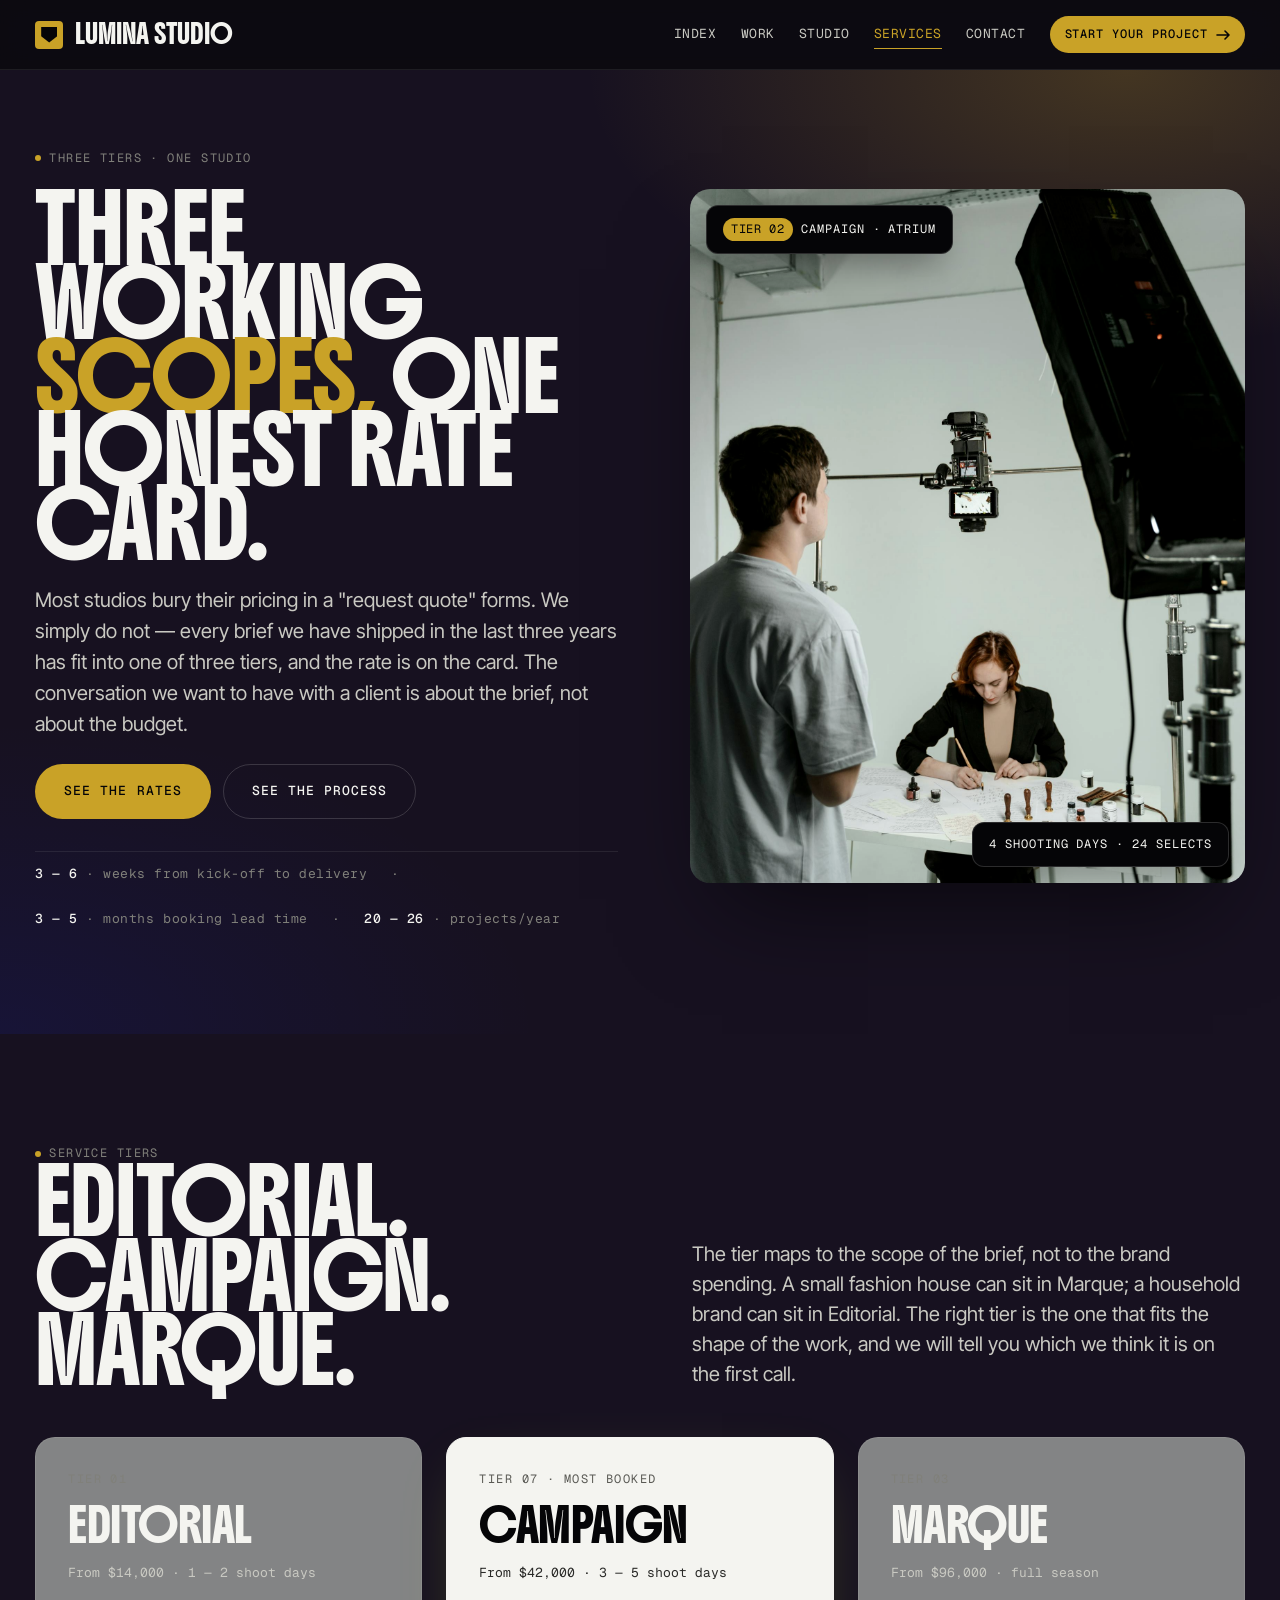
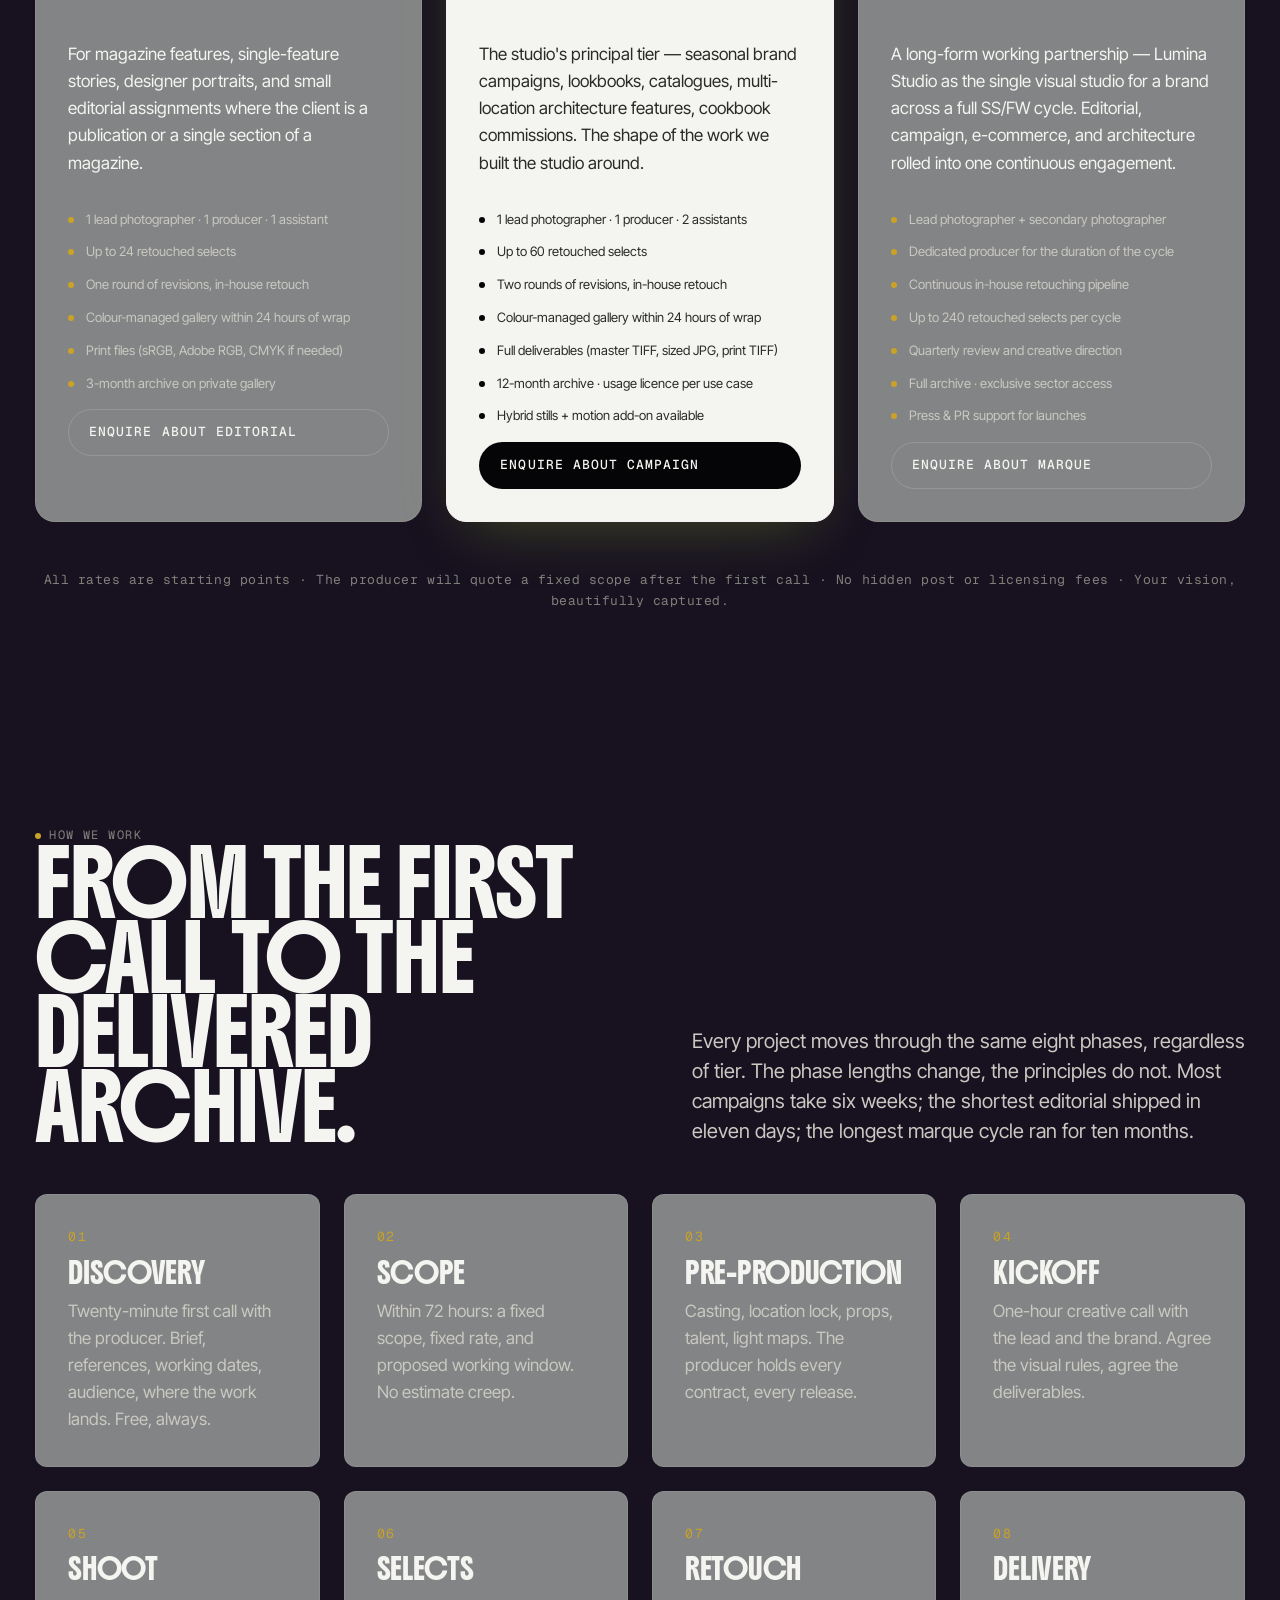
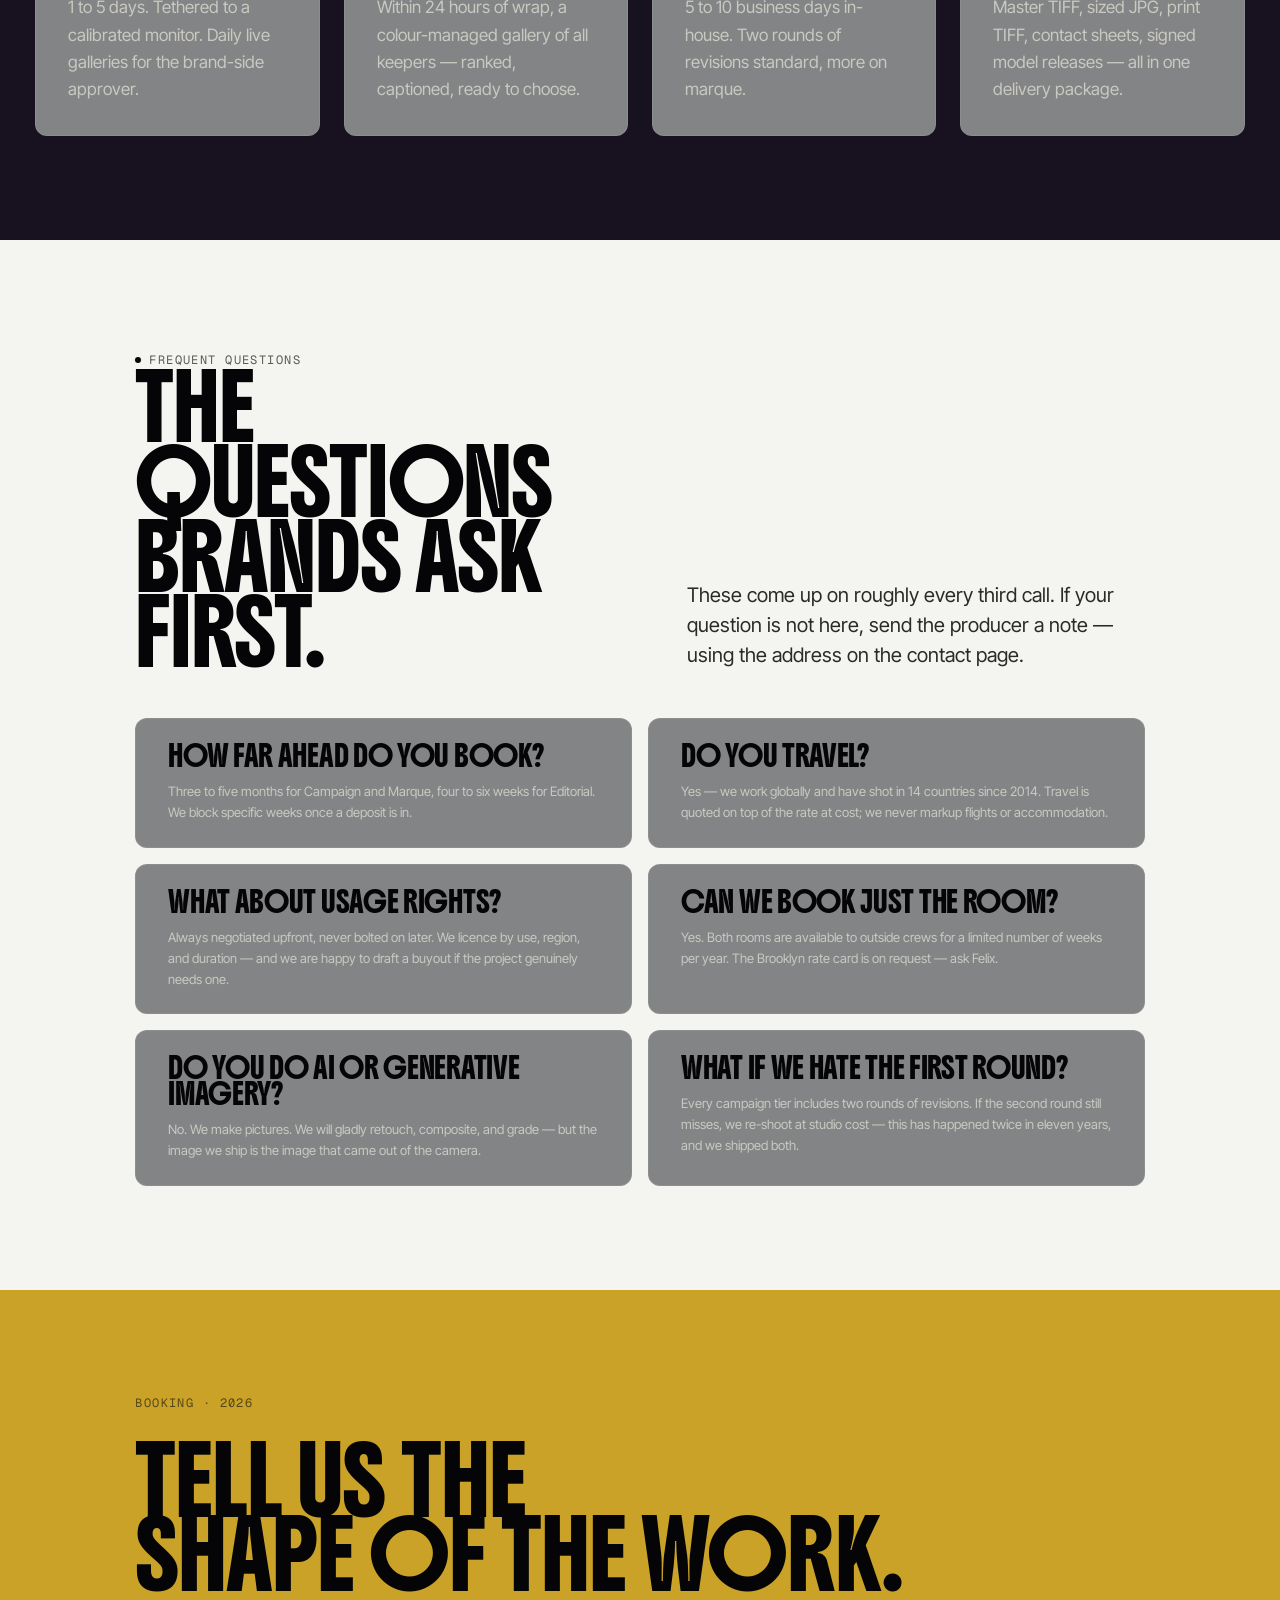
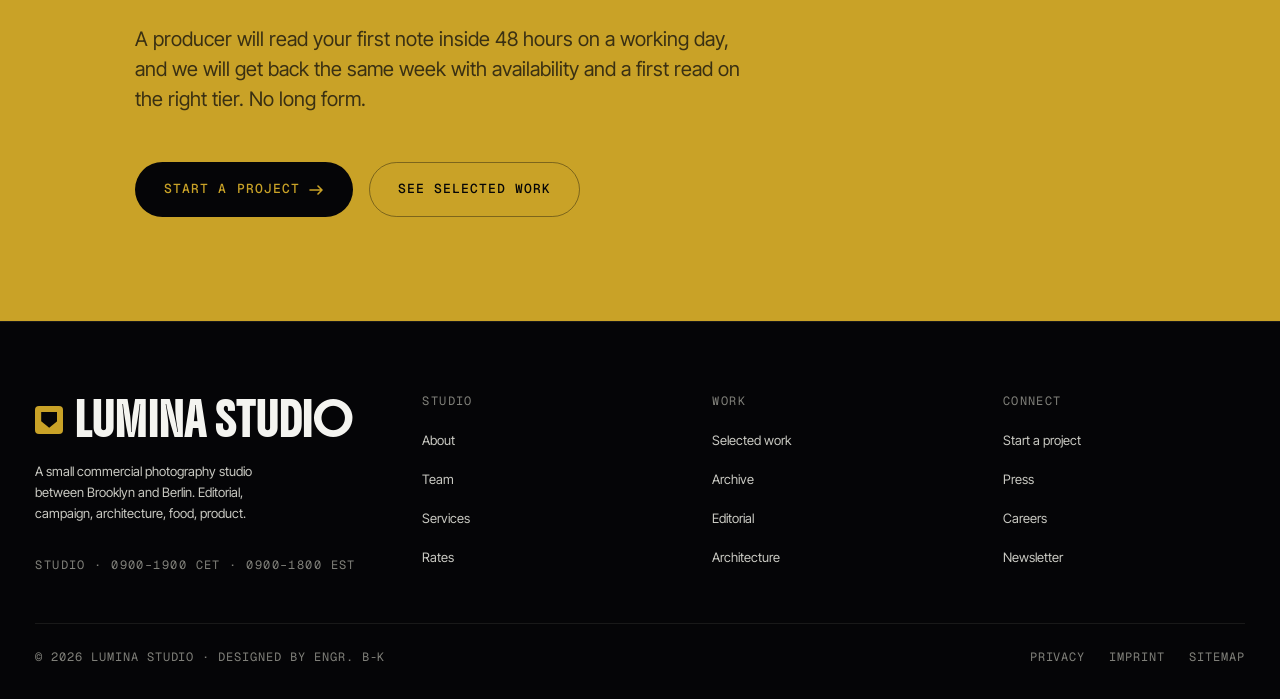
<file: services.html>
<!doctype html>
<html lang="en">

<head>
  <meta charset="utf-8" />
  <meta name="viewport" content="width=device-width, initial-scale=1" />
  <title>Lumina Studio · Services &amp; Rates — </title>
  <meta name="description"
    content="Lumina Studio's three-tier service offering — Editorial, Campaign, and Marque — with full process, rates, and FAQ. Booking three to five months ahead for 2026 campaigns." />
  <link rel="preconnect" href="https://fonts.googleapis.com" />
  <link rel="preconnect" href="https://fonts.gstatic.com" crossorigin />
  <link rel="stylesheet"
    href="https://fonts.googleapis.com/css2?family=Boldonse&family=Inter+Tight:wght@400;500;600;700&family=Geist+Mono:wght@400;500&display=swap" />
  <link rel="stylesheet" href="assets/css/styles.css" />
</head>

<body>
  <a class="skip-link" href="#main">Skip to the content</a>

  <header class="site-header">
    <div class="container container--wide">
      <nav class="nav" aria-label="Primary">
        <a class="brand" href="index.html"><span class="brand-mark" aria-hidden="true"></span> Lumina Studio</a>
        <div class="nav-links" role="navigation">
          <a href="index.html">Index</a>
          <a href="work.html">Work</a>
          <a href="studio.html">Studio</a>
          <a href="services.html" aria-current="page">Services</a>
          <a href="contact.html">Contact</a>
        </div>
        <div class="nav-cta-row">
          <a href="contact.html" class="btn btn--primary btn--sm">Start your project
            <svg class="arrow" width="14" height="10" viewBox="0 0 14 10" fill="none" aria-hidden="true">
              <path d="M1 5h12m0 0L9 1m4 4L9 9" stroke="currentColor" stroke-width="1.6" stroke-linecap="round"
                stroke-linejoin="round" />
            </svg>
          </a>
          <button class="nav-toggle" aria-label="Open menu" aria-expanded="false" aria-controls="mobile-drawer"><span
              aria-hidden="true"></span></button>
        </div>
      </nav>
    </div>
  </header>

  <div class="mobile-drawer" id="mobile-drawer" aria-hidden="true">
    <button class="drawer-close" aria-label="Close menu">Close</button>
    <a href="index.html">Index</a>
    <a href="work.html">Work</a>
    <a href="studio.html">Studio</a>
    <a href="services.html">Services</a>
    <a href="contact.html">Contact</a>
  </div>

  <main id="main">

    <!-- Hero -->
    <section class="hero">
      <div class="container container--wide">
        <div class="hero-grid">
          <div class="hero-text">
            <span class="eyebrow"><span class="dot" aria-hidden="true"></span>Three tiers · One studio</span>
            <h1 class="hero-headline">
              Three working<br />
              <span class="lime">scopes,</span> one<br />
              honest rate card.
            </h1>
            <p class="hero-sub">
              Most studios bury their pricing in a "request quote" forms. We simply do not — every brief we have shipped in
              the last three years has fit into one of three tiers, and the rate is on the card. The conversation we
              want to have with a client is about the brief, not about the budget.
            </p>
            <div class="hero-cta-row">
              <a class="btn btn--primary btn--lg" href="#rates">See the rates</a>
              <a class="btn btn--ghost btn--lg" href="#process">See the process</a>
            </div>
            <div class="hero-meta">
              <span><strong>3 — 6</strong> · weeks from kick-off to delivery</span>
              <span aria-hidden="true">·</span>
              <span><strong>3 — 5</strong> · months booking lead time</span>
              <span aria-hidden="true">·</span>
              <span><strong>20 — 26</strong> · projects/year</span>
            </div>
          </div>
          <div class="hero-media">
            <img src="assets/img/services-hero.jpg"
              alt="A printed contact sheet of 12 medium-format frames laid out on a working table next to a calibrated monitor, the contact sheet marked with grease pencil." />
            <div class="floating-tag ft-top">
              <span class="pill">Tier 02</span>
              Campaign · ATRIUM
            </div>
            <div class="floating-tag ft-bottom">
              4 shooting days · 24 selects
            </div>
          </div>
        </div>
      </div>
    </section>

    <!-- Tiers -->
    <section id="rates">
      <div class="container container--wide">
        <div class="section-head">
          <div>
            <span class="eyebrow"><span class="dot" aria-hidden="true"></span>Service tiers</span>
            <h2>Editorial. Campaign.<br />Marque.</h2>
          </div>
          <p class="lede">
            The tier maps to the scope of the brief, not to the brand spending. A small fashion house can sit in Marque;
            a household brand can sit in Editorial. The right tier is the one that fits the shape of the work, and we
            will tell you which we think it is on the first call.
          </p>
        </div>

        <div class="tier-grid">
          <article class="tier-card">
            <span class="label">Tier 01</span>
            <h3>Editorial</h3>
            <span class="tier-meta">From $14,000 · 1 — 2 shoot days</span>
            <hr class="tier-divider" />
            <p>For magazine features, single-feature stories, designer portraits, and small editorial assignments where
              the client is a publication or a single section of a magazine.</p>
            <ul class="tier-list">
              <li>1 lead photographer · 1 producer · 1 assistant</li>
              <li>Up to 24 retouched selects</li>
              <li>One round of revisions, in-house retouch</li>
              <li>Colour-managed gallery within 24 hours of wrap</li>
              <li>Print files (sRGB, Adobe RGB, CMYK if needed)</li>
              <li>3-month archive on private gallery</li>
            </ul>
            <a class="btn btn--ghost" href="contact.html">Enquire about editorial</a>
          </article>

          <article class="tier-card featured">
            <span class="label">Tier 07 · most booked</span>
            <h3>Campaign</h3>
            <span class="tier-meta">From $42,000 · 3 — 5 shoot days</span>
            <hr class="tier-divider" />
            <p>The studio's principal tier — seasonal brand campaigns, lookbooks, catalogues, multi-location
              architecture features, cookbook commissions. The shape of the work we built the studio around.</p>
            <ul class="tier-list">
              <li>1 lead photographer · 1 producer · 2 assistants</li>
              <li>Up to 60 retouched selects</li>
              <li>Two rounds of revisions, in-house retouch</li>
              <li>Colour-managed gallery within 24 hours of wrap</li>
              <li>Full deliverables (master TIFF, sized JPG, print TIFF)</li>
              <li>12-month archive · usage licence per use case</li>
              <li>Hybrid stills + motion add-on available</li>
            </ul>
            <a class="btn btn--dark" href="contact.html">Enquire about campaign</a>
          </article>

          <article class="tier-card">
            <span class="label">Tier 03</span>
            <h3>Marque</h3>
            <span class="tier-meta">From $96,000 · full season</span>
            <hr class="tier-divider" />
            <p>A long-form working partnership — Lumina Studio as the single visual studio for a brand across a full SS/FW
              cycle. Editorial, campaign, e-commerce, and architecture rolled into one continuous engagement.</p>
            <ul class="tier-list">
              <li>Lead photographer + secondary photographer</li>
              <li>Dedicated producer for the duration of the cycle</li>
              <li>Continuous in-house retouching pipeline</li>
              <li>Up to 240 retouched selects per cycle</li>
              <li>Quarterly review and creative direction</li>
              <li>Full archive · exclusive sector access</li>
              <li>Press &amp; PR support for launches</li>
            </ul>
            <a class="btn btn--ghost" href="contact.html">Enquire about marque</a>
          </article>
        </div>

        <p class="mono" style="text-align: center; color: var(--fg-mute); margin-top: var(--space-7);">
          All rates are starting points · The producer will quote a fixed scope after the first call · No hidden post or
          licensing fees · Your vision, beautifully captured.
        </p>
      </div>
    </section>

    <!-- Process -->
    <section id="process">
      <div class="container container--wide">
        <div class="section-head">
          <div>
            <span class="eyebrow"><span class="dot" aria-hidden="true"></span>How we work</span>
            <h2>From the first<br />call to the<br />delivered archive.</h2>
          </div>
          <p class="lede">
            Every project moves through the same eight phases, regardless of tier. The phase lengths change, the
            principles do not. Most campaigns take six weeks; the shortest editorial shipped in eleven days; the longest
            marque cycle ran for ten months.
          </p>
        </div>

        <div class="process-grid">
          <article class="process-card">
            <h3>Discovery</h3>
            <p>Twenty-minute first call with the producer. Brief, references, working dates, audience, where the work
              lands. Free, always.</p>
          </article>
          <article class="process-card">
            <h3>Scope</h3>
            <p>Within 72 hours: a fixed scope, fixed rate, and proposed working window. No estimate creep.</p>
          </article>
          <article class="process-card">
            <h3>Pre-production</h3>
            <p>Casting, location lock, props, talent, light maps. The producer holds every contract, every release.</p>
          </article>
          <article class="process-card">
            <h3>Kickoff</h3>
            <p>One-hour creative call with the lead and the brand. Agree the visual rules, agree the deliverables.</p>
          </article>
          <article class="process-card">
            <h3>Shoot</h3>
            <p>1 to 5 days. Tethered to a calibrated monitor. Daily live galleries for the brand-side approver.</p>
          </article>
          <article class="process-card">
            <h3>Selects</h3>
            <p>Within 24 hours of wrap, a colour-managed gallery of all keepers — ranked, captioned, ready to choose.
            </p>
          </article>
          <article class="process-card">
            <h3>Retouch</h3>
            <p>5 to 10 business days in-house. Two rounds of revisions standard, more on marque.</p>
          </article>
          <article class="process-card">
            <h3>Delivery</h3>
            <p>Master TIFF, sized JPG, print TIFF, contact sheets, signed model releases — all in one delivery package.
            </p>
          </article>
        </div>
      </div>
    </section>

    <!-- FAQ -->
    <section class="tile-section">
      <div class="container container--narrow">
        <div class="section-head">
          <div>
            <span class="eyebrow eyebrow--on-tile"><span class="dot" aria-hidden="true"></span>Frequent questions</span>
            <h2>The questions<br />brands ask first.</h2>
          </div>
          <p class="lede">
            These come up on roughly every third call. If your question is not here, send the producer a note — using the
            address on the contact page.
          </p>
        </div>

        <div class="faq-grid">
          <div class="faq-card">
            <h3>How far ahead do you book?</h3>
            <p>Three to five months for Campaign and Marque, four to six weeks for Editorial. We block specific weeks
              once a deposit is in.</p>
          </div>
          <div class="faq-card">
            <h3>Do you travel?</h3>
            <p>Yes — we work globally and have shot in 14 countries since 2014. Travel is quoted on top of the rate at
              cost; we never markup flights or accommodation.</p>
          </div>
          <div class="faq-card">
            <h3>What about usage rights?</h3>
            <p>Always negotiated upfront, never bolted on later. We licence by use, region, and duration — and we are
              happy to draft a buyout if the project genuinely needs one.</p>
          </div>
          <div class="faq-card">
            <h3>Can we book just the room?</h3>
            <p>Yes. Both rooms are available to outside crews for a limited number of weeks per year. The Brooklyn rate
              card is on request — ask Felix.</p>
          </div>
          <div class="faq-card">
            <h3>Do you do AI or generative imagery?</h3>
            <p>No. We make pictures. We will gladly retouch, composite, and grade — but the image we ship is the image
              that came out of the camera.</p>
          </div>
          <div class="faq-card">
            <h3>What if we hate the first round?</h3>
            <p>Every campaign tier includes two rounds of revisions. If the second round still misses, we re-shoot at
              studio cost — this has happened twice in eleven years, and we shipped both.</p>
          </div>
        </div>
      </div>
    </section>

    <!-- Closing -->
    <section class="closing-cta">
      <div class="container container--narrow">
        <span class="label" style="color: rgba(10,10,12,0.6);">Booking · 2026</span>
        <h2>Tell us the<br />shape of the work.</h2>
        <p class="lede">
          A producer will read your first note inside 48 hours on a working day, and we will get back the same week with
          availability and a first read on the right tier. No long form.
        </p>
        <div class="cta-row">
          <a class="btn btn--dark btn--lg" href="contact.html">Start a project
            <svg class="arrow" width="16" height="10" viewBox="0 0 14 10" fill="none" aria-hidden="true">
              <path d="M1 5h12m0 0L9 1m4 4L9 9" stroke="currentColor" stroke-width="1.6" stroke-linecap="round"
                stroke-linejoin="round" />
            </svg>
          </a>
          <a class="btn btn--ghost btn--lg" href="work.html">See selected work</a>
        </div>
      </div>
    </section>

  </main>

  <footer class="site-footer">
    <div class="container container--wide">
      <div class="footer-top">
        <div class="footer-brand">
          <span class="brand"><span class="brand-mark" aria-hidden="true"></span> Lumina Studio</span>
          <p>A small commercial photography studio between Brooklyn and Berlin. Editorial, campaign, architecture, food,
            product.</p>
          <span class="label">Studio · 0900–1900 CET · 0900–1800 EST</span>
        </div>
        <div>
          <h4>Studio</h4>
          <ul>
            <li><a href="studio.html">About</a></li>
            <li><a href="studio.html#team">Team</a></li>
            <li><a href="services.html">Services</a></li>
            <li><a href="services.html#rates">Rates</a></li>
          </ul>
        </div>
        <div>
          <h4>Work</h4>
          <ul>
            <li><a href="work.html">Selected work</a></li>
            <li><a href="work.html#archive">Archive</a></li>
            <li><a href="work.html#editorial">Editorial</a></li>
            <li><a href="work.html#architecture">Architecture</a></li>
          </ul>
        </div>
        <div>
          <h4>Connect</h4>
          <ul>
            <li><a href="contact.html">Start a project</a></li>
            <li><a href="contact.html#press">Press</a></li>
            <li><a href="contact.html#careers">Careers</a></li>
            <li><a href="#">Newsletter</a></li>
          </ul>
        </div>
      </div>
      <div class="footer-bottom">
        <span>© 2026 Lumina Studio · Designed By Engr. B-K </a></span>
        <div class="footer-meta-links">
          <a href="#">Privacy</a>
          <a href="#">Imprint</a>
          <a href="#">Sitemap</a>
        </div>
      </div>
    </div>
  </footer>

  <script src="assets/js/site.js" defer></script>
</body>

</html>
</file>
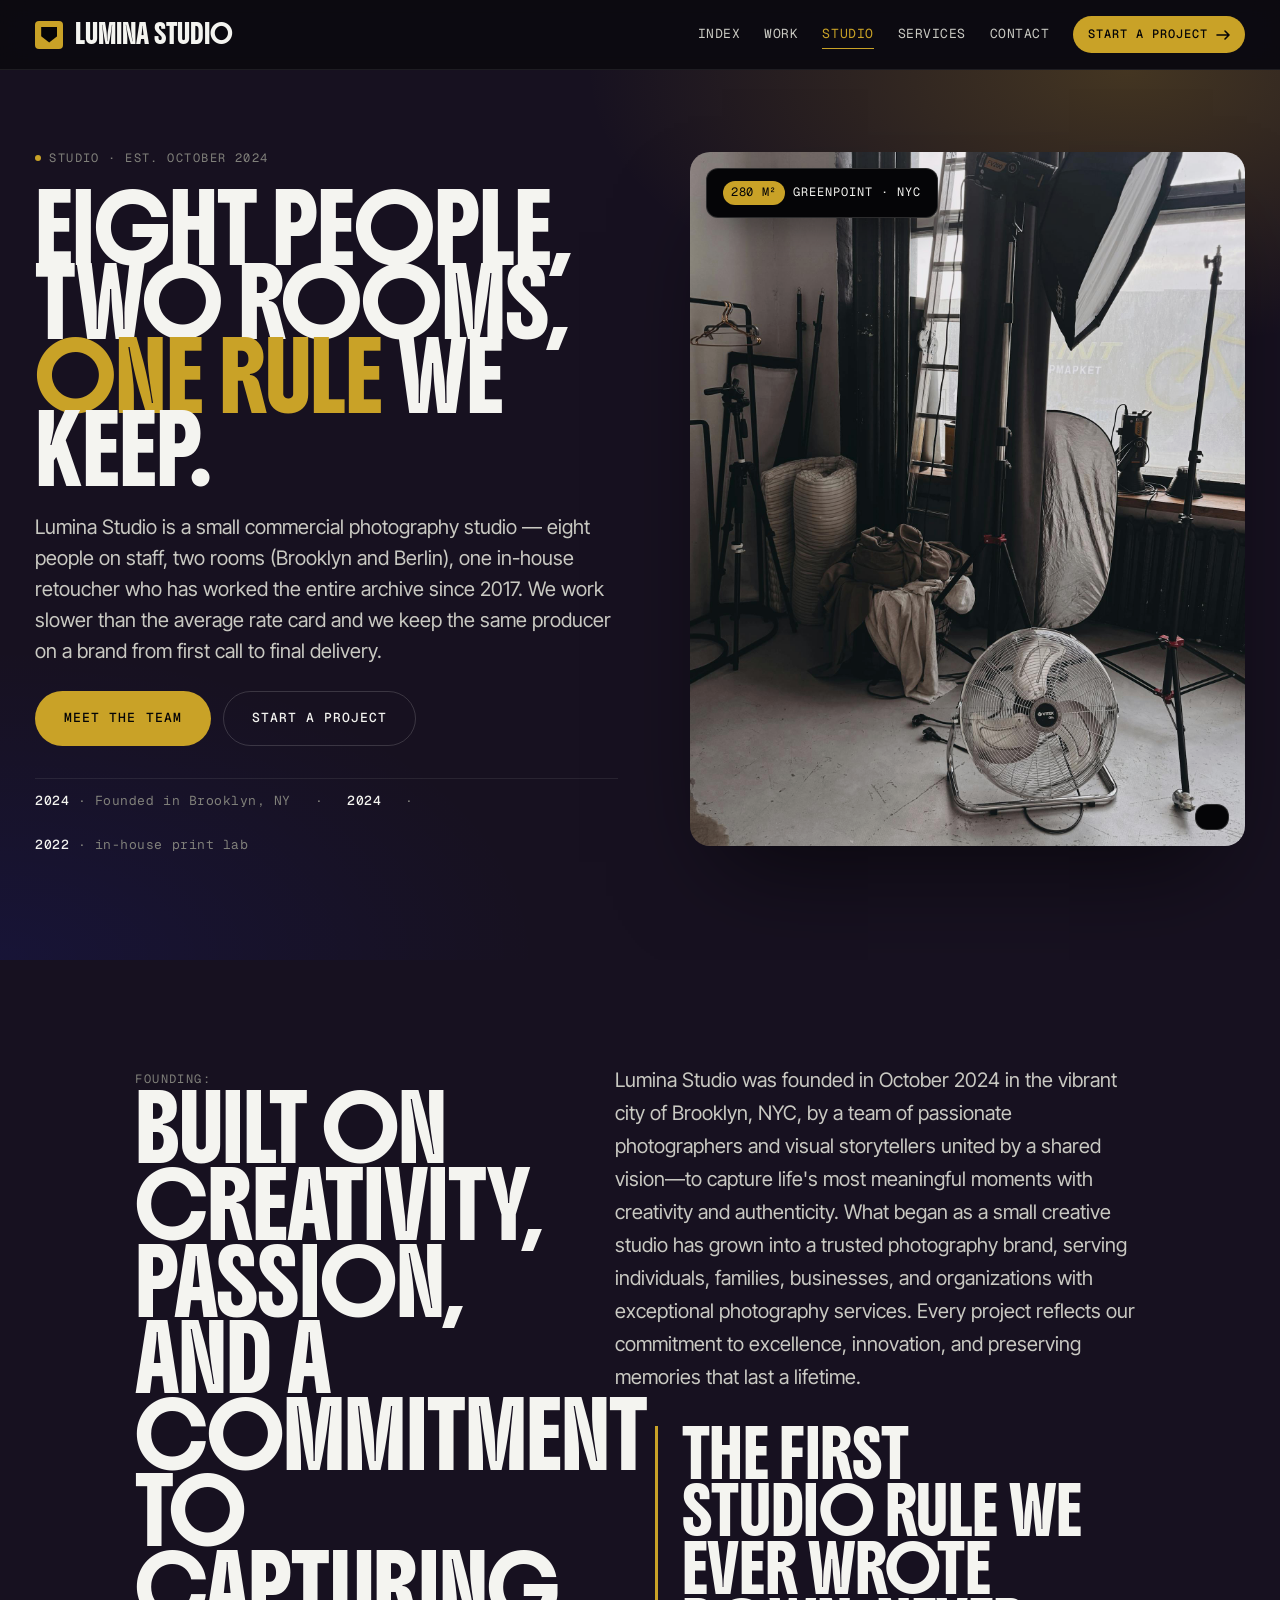
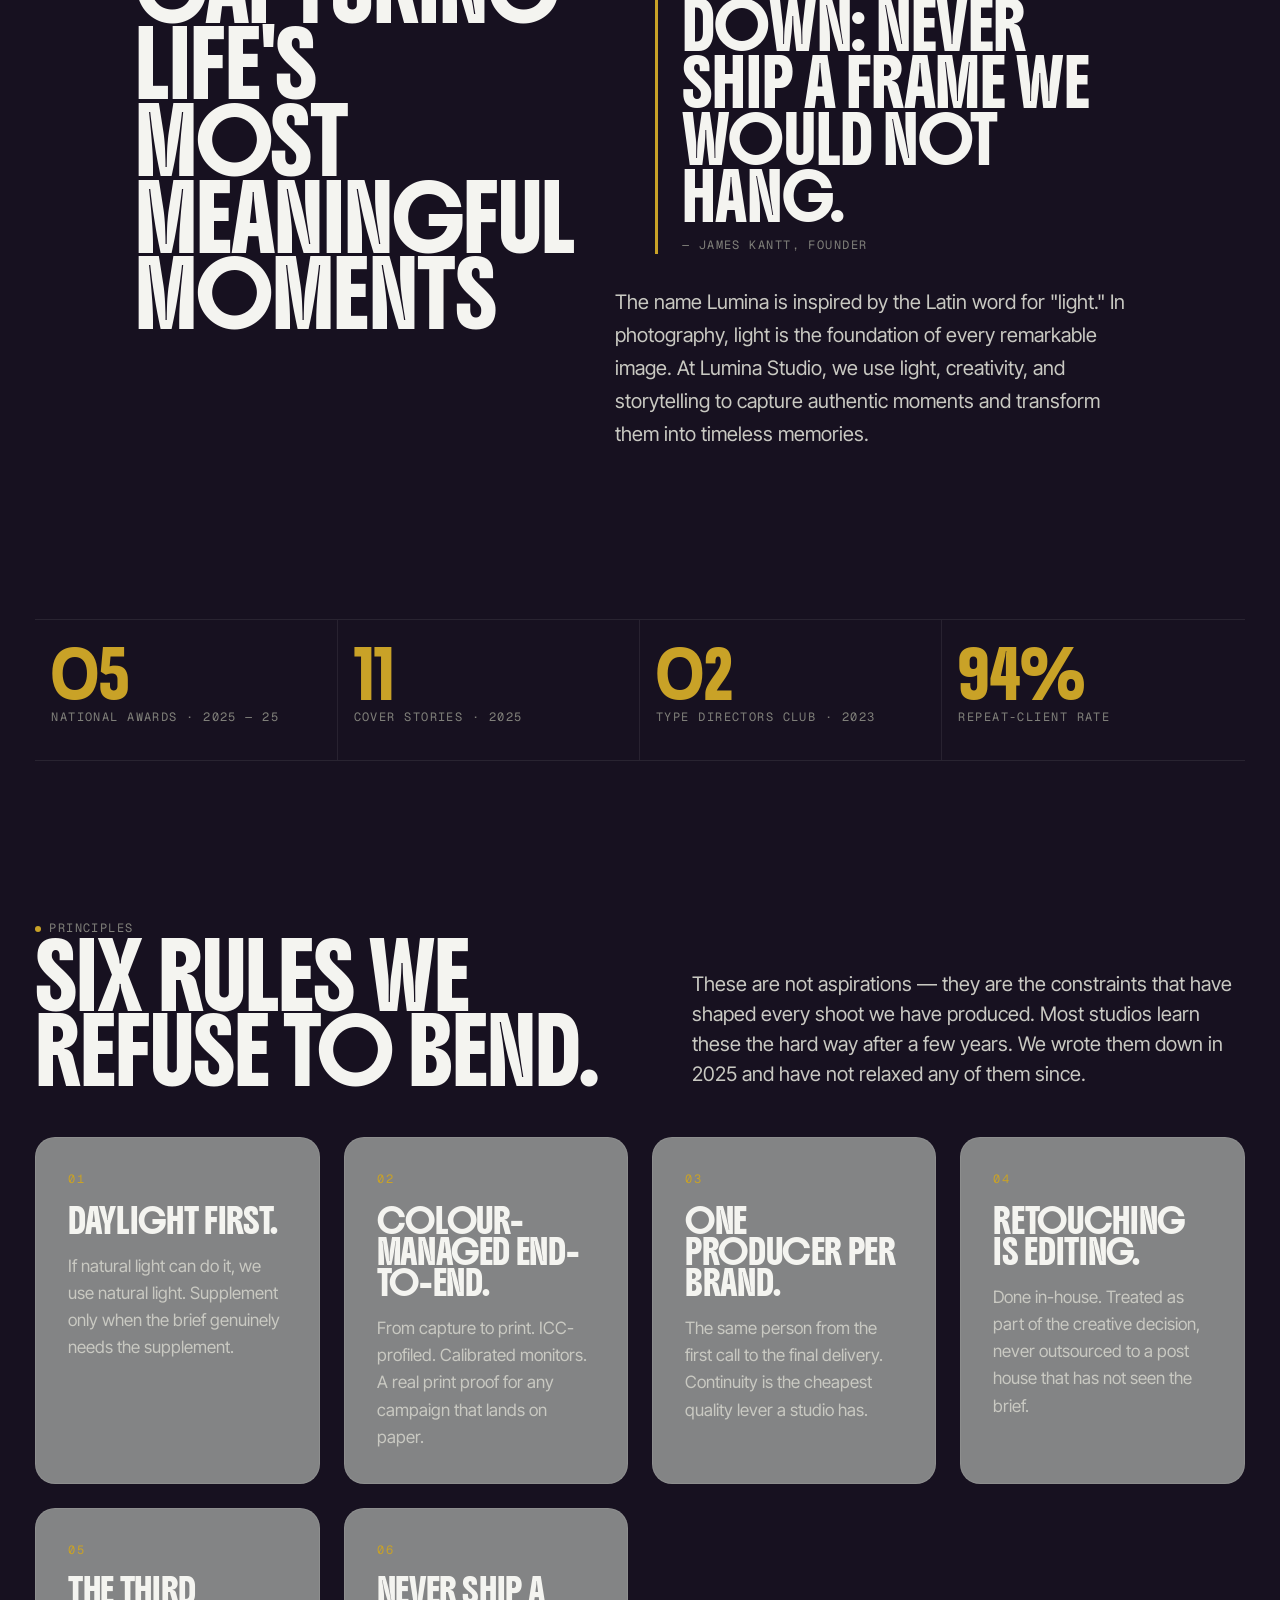
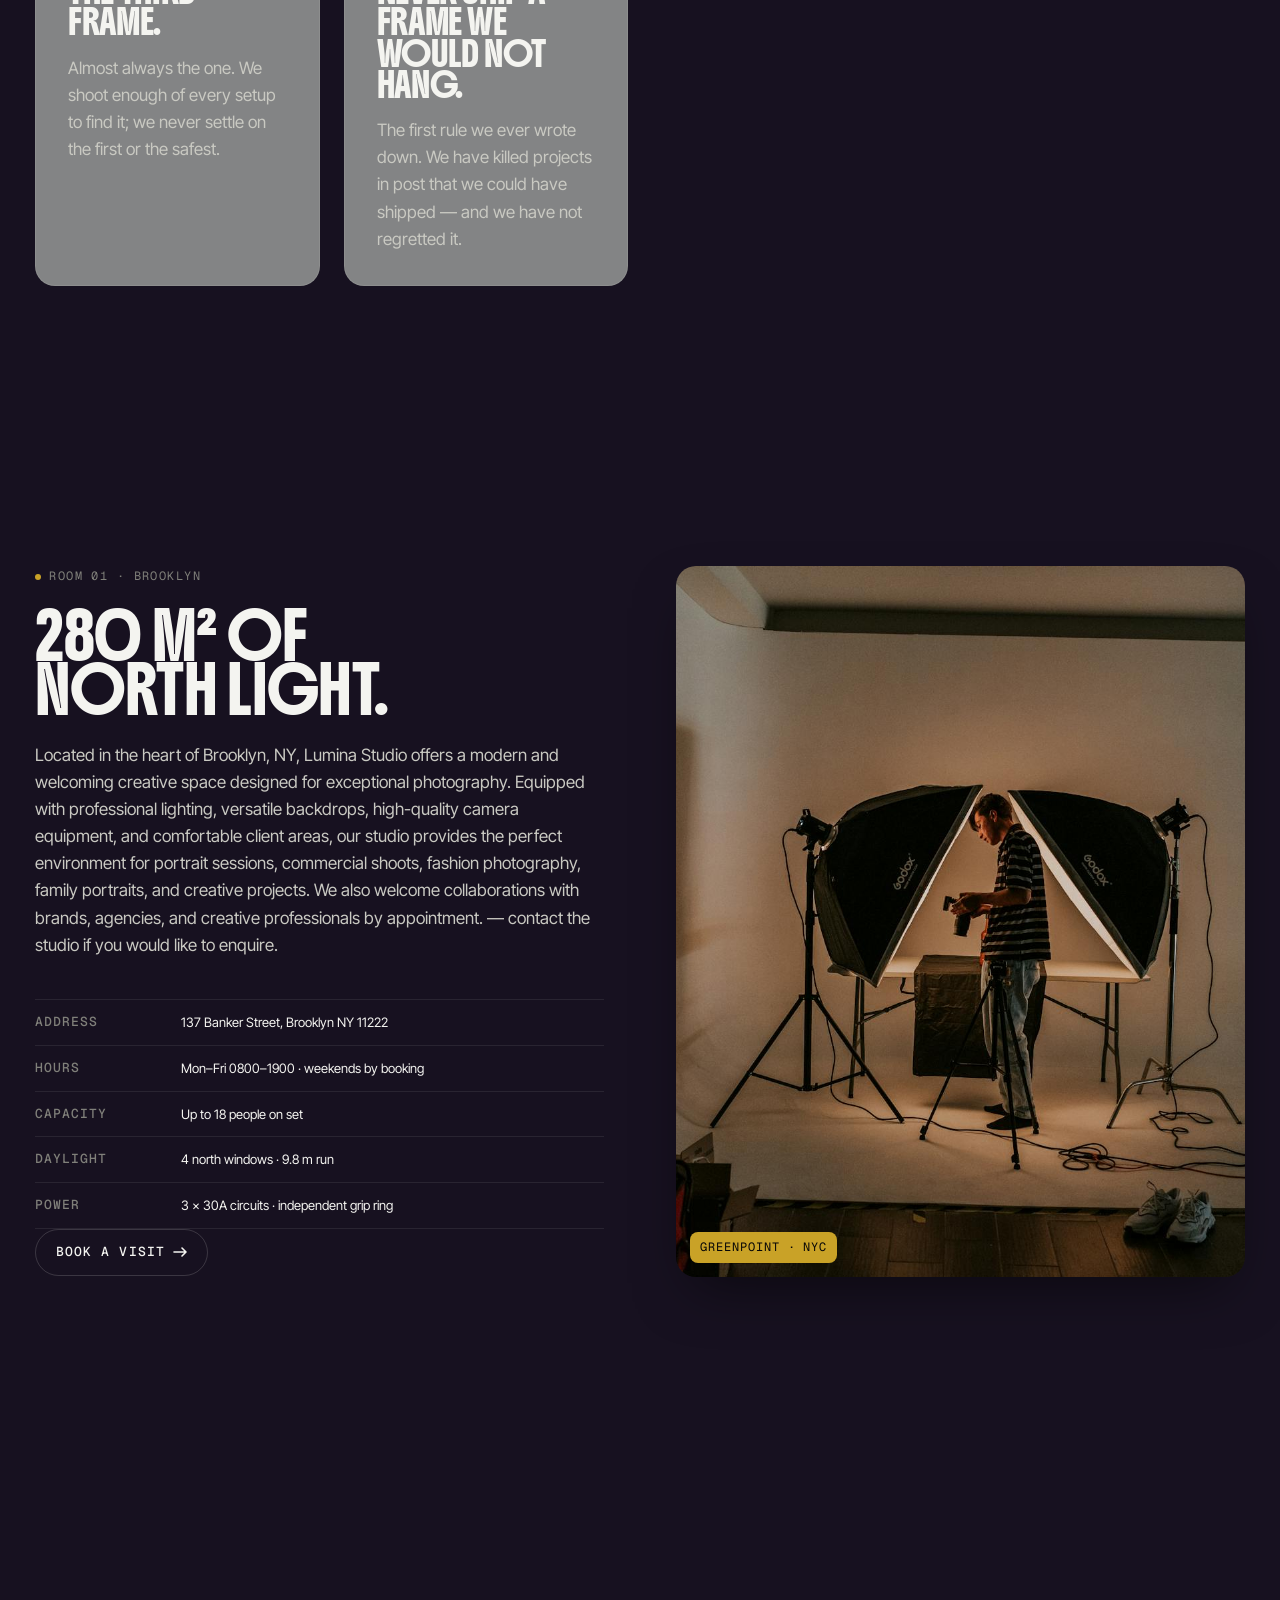
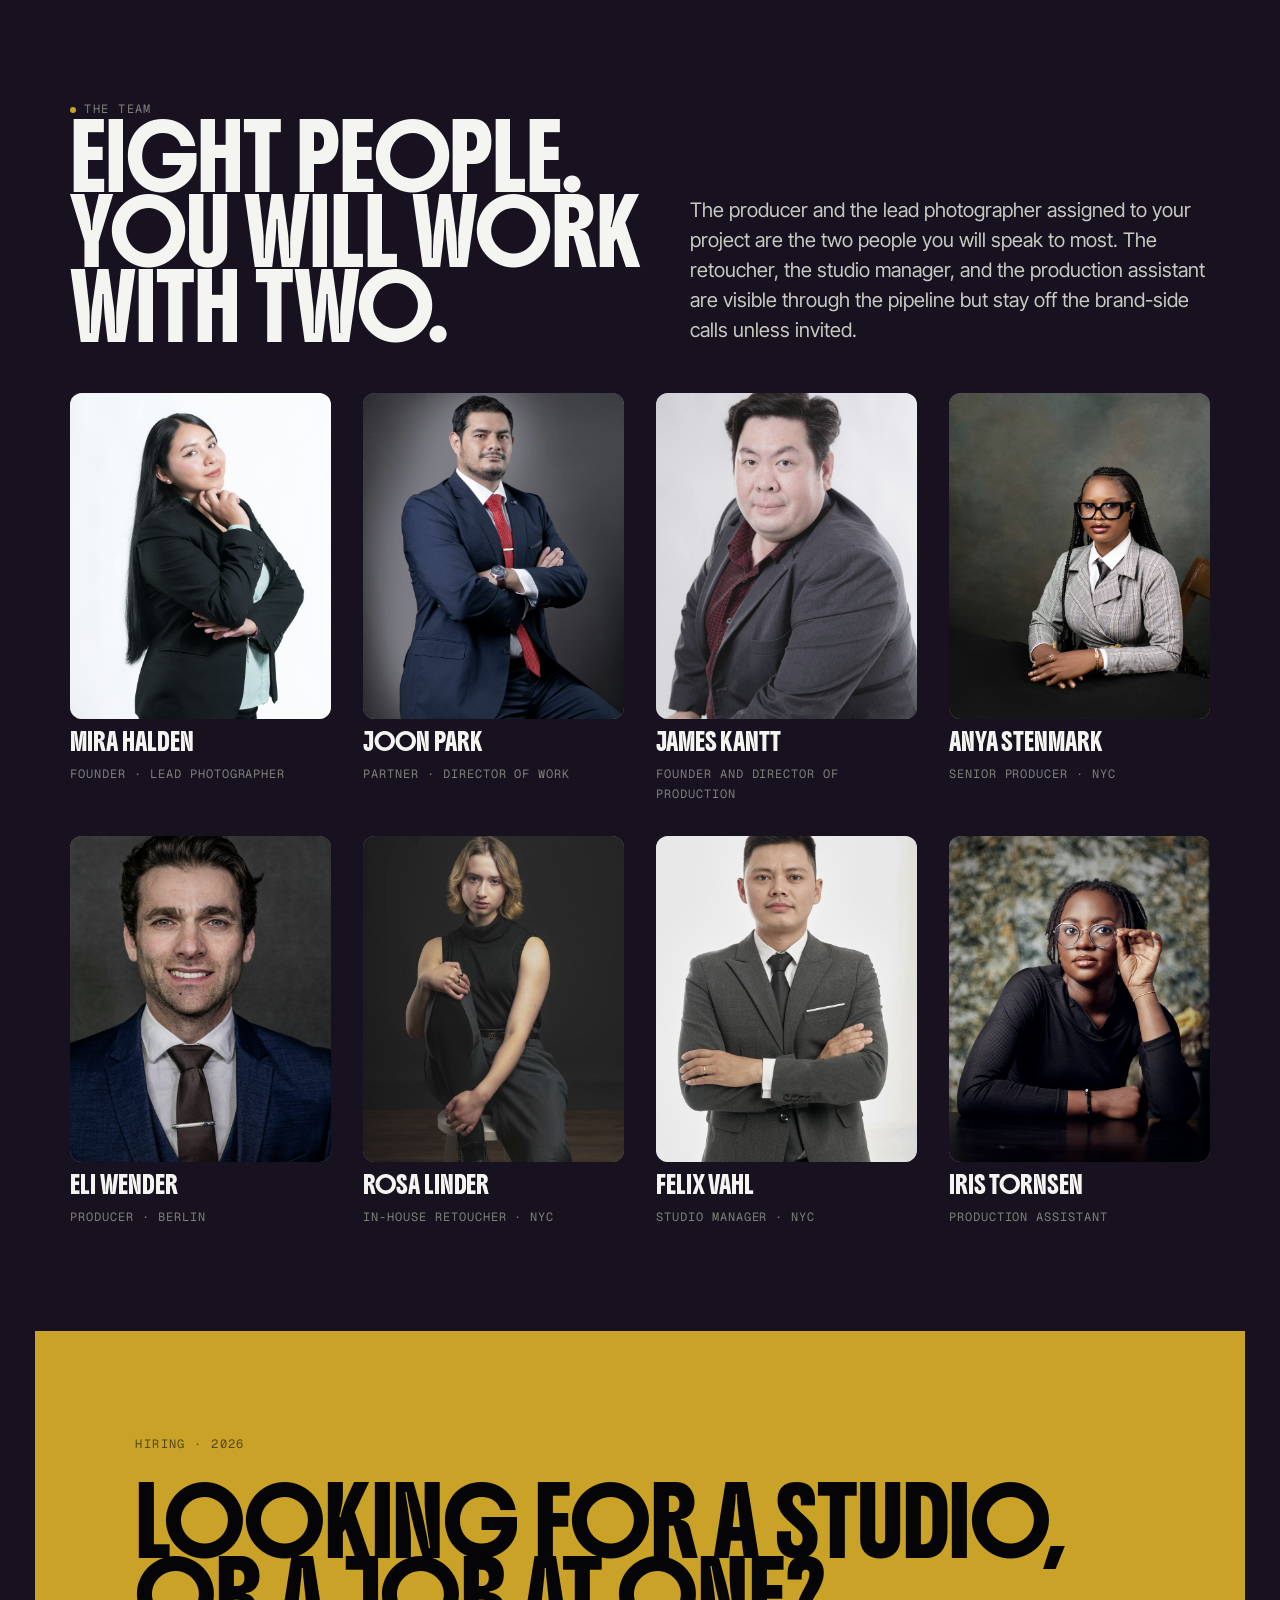
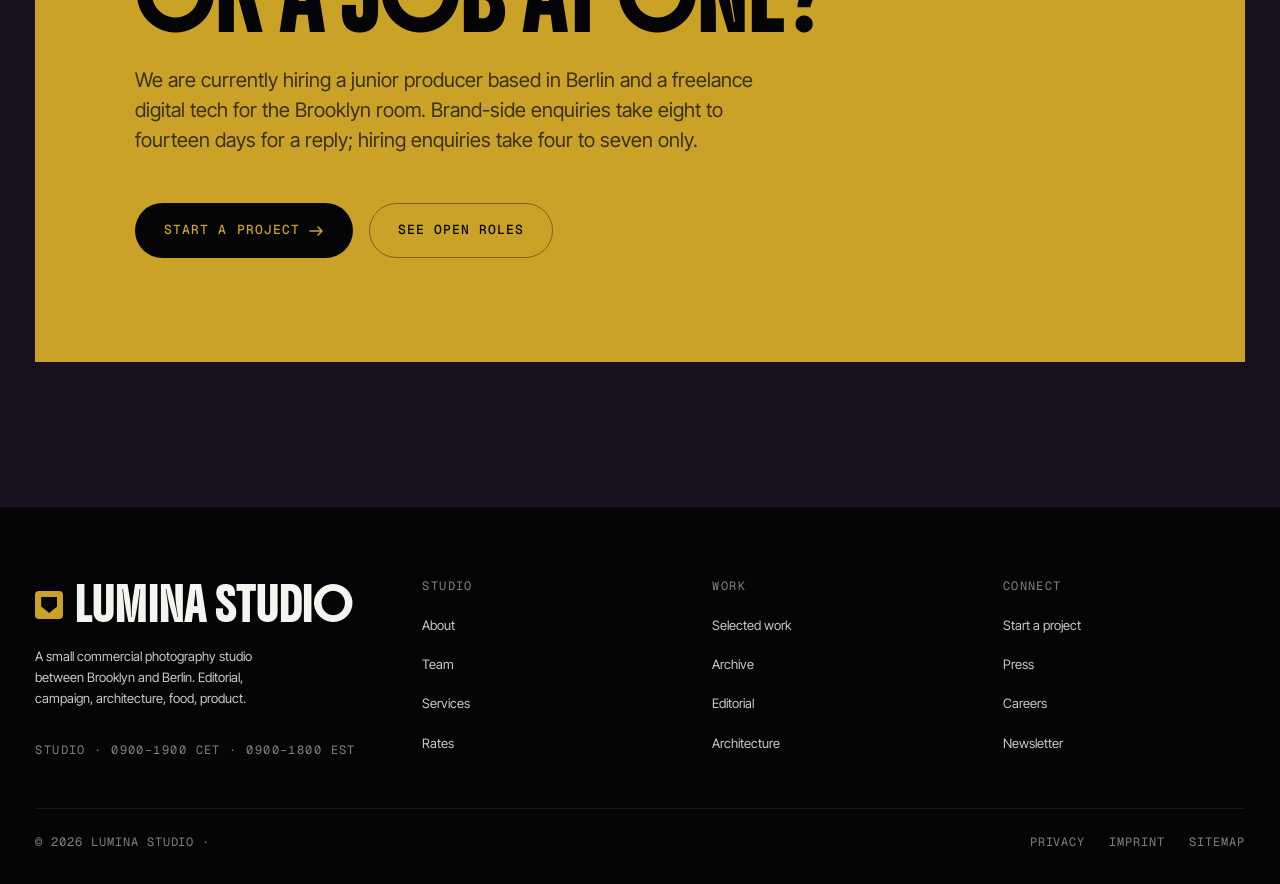
<file: studio.html>
<!doctype html>
<html lang="en">

<head>
  <meta charset="utf-8" />
  <meta name="viewport" content="width=device-width, initial-scale=1" />
  <title>Lumina Studio </title>
  <meta name="description"
    content="The Lumina Studio studio — founded in 2024, working out of Brooklyn and Berlin, eight people on staff, in-house retoucher, full grip and capture pipeline. About, team, principles, awards." />
  <link rel="preconnect" href="https://fonts.googleapis.com" />
  <link rel="preconnect" href="https://fonts.gstatic.com" crossorigin />
  <link rel="stylesheet"
    href="https://fonts.googleapis.com/css2?family=Boldonse&family=Inter+Tight:wght@400;500;600;700&family=Geist+Mono:wght@400;500&display=swap" />
  <link rel="stylesheet" href="assets/css/styles.css" />
</head>

<body>
  <a class="skip-link" href="#main">Skip to content</a>

  <header class="site-header">
    <div class="container container--wide">
      <nav class="nav" aria-label="Primary">
        <a class="brand" href="index.html"><span class="brand-mark" aria-hidden="true"></span> Lumina Studio</a>
        <div class="nav-links" role="navigation">
          <a href="index.html">Index</a>
          <a href="work.html">Work</a>
          <a href="studio.html" aria-current="page">Studio</a>
          <a href="services.html">Services</a>
          <a href="contact.html">Contact</a>
        </div>
        <div class="nav-cta-row">
          <a href="contact.html" class="btn btn--primary btn--sm">Start a project
            <svg class="arrow" width="14" height="10" viewBox="0 0 14 10" fill="none" aria-hidden="true">
              <path d="M1 5h12m0 0L9 1m4 4L9 9" stroke="currentColor" stroke-width="1.6" stroke-linecap="round"
                stroke-linejoin="round" />
            </svg>
          </a>
          <button class="nav-toggle" aria-label="Open menu" aria-expanded="false" aria-controls="mobile-drawer"><span
              aria-hidden="true"></span></button>
        </div>
      </nav>
    </div>
  </header>

  <div class="mobile-drawer" id="mobile-drawer" aria-hidden="true">
    <button class="drawer-close" aria-label="Close menu">Close</button>
    <a href="index.html">Index</a>
    <a href="work.html">Work</a>
    <a href="studio.html">Studio</a>
    <a href="services.html">Services</a>
    <a href="contact.html">Contact</a>
  </div>

  <main id="main">

    <!-- Hero -->
    <section class="hero">
      <div class="container container--wide">
        <div class="hero-grid">
          <div class="hero-text">
            <span class="eyebrow"><span class="dot" aria-hidden="true"></span>Studio · est. October 2024</span>
            <h1 class="hero-headline">
              Eight people,<br />
              two rooms,<br />
              <span class="lime">one rule</span> we keep.
            </h1>
            <p class="hero-sub">
              Lumina Studio is a small commercial photography studio — eight people on staff, two rooms (Brooklyn and Berlin),
              one in-house retoucher who has worked the entire archive since 2017. We work slower than the average rate
              card and we keep the same producer on a brand from first call to final delivery.
            </p>
            <div class="hero-cta-row">
              <a class="btn btn--primary btn--lg" href="#team">Meet the team</a>
              <a class="btn btn--ghost btn--lg" href="contact.html">Start a project</a>
            </div>
            <div class="hero-meta">
              <span><strong>2024</strong> · Founded in Brooklyn, NY</span>
              <span aria-hidden="true">·</span>
              <span><strong>2024</strong></span>
              <span aria-hidden="true">·</span>
              <span><strong>2022</strong> · in-house print lab</span>
            </div>
          </div>
          <div class="hero-media">
            <img src="assets/img/studio-hero.jpg"
              alt="The Brooklyn studio with a tall north window, a rolled grey seamless, and two stylists steaming a garment on a rolling rack." />
            <div class="floating-tag ft-top">
              <span class="pill">280 m²</span>
              GREENPOINT · NYC
            </div>
            <div class="floating-tag ft-bottom">
        
            </div>
          </div>
        </div>
      </div>
    </section>

    <!-- Founding chapter -->
    <section class="chapter">
      <div class="container container--narrow">
        <div class="chapter-grid">
          <div>
            <span class="label"> Founding:</span>
            <h2>Built on creativity, passion, and a commitment to capturing life's most meaningful moments</h2>
          </div>
          <div class="chapter-body">
            <p>
Lumina Studio was founded in October 2024 in the vibrant city of Brooklyn, NYC, by a team of passionate photographers and visual storytellers united by a shared vision—to capture life's most meaningful moments with creativity and authenticity. What began as a small creative studio has grown into a trusted photography brand, serving individuals, families, businesses, and organizations with exceptional photography services. Every project reflects our commitment to excellence, innovation, and preserving memories that last a lifetime.            </p>
            <blockquote class="pull-quote">
              The first studio rule we ever wrote down: never ship a frame we would not hang.
              <cite>— James Kantt, Founder</cite>
            </blockquote>
            <p>
              The name Lumina is inspired by the Latin word for "light." In photography, light is the foundation of every remarkable image. At Lumina Studio, we use light, creativity, and storytelling to capture authentic moments and transform them into timeless memories.
            </p>
            <p>
          
            </p>
          </div>
        </div>
      </div>
    </section>

    <!-- Awards strip -->
    <section class="compact">
      <div class="container container--wide">
        <div class="awards-strip">
          <div class="award-cell">
            <div class="award-num">05</div>
            <div class="award-label">National Awards · 2025 — 25</div>
          </div>
          <div class="award-cell">
            <div class="award-num">11</div>
            <div class="award-label">Cover stories · 2025</div>
          </div>
          <div class="award-cell">
            <div class="award-num">02</div>
            <div class="award-label">Type Directors Club · 2023</div>
          </div>
          <div class="award-cell">
            <div class="award-num">94%</div>
            <div class="award-label">Repeat-client rate</div>
          </div>
        </div>
      </div>
    </section>

    <!-- Principles (cap-bento reuse) -->
    <section>
      <div class="container container--wide">
        <div class="section-head">
          <div>
            <span class="eyebrow"><span class="dot" aria-hidden="true"></span>Principles</span>
            <h2>Six rules we<br />refuse to bend.</h2>
          </div>
          <p class="lede">
            These are not aspirations — they are the constraints that have shaped every shoot we have produced. Most
            studios learn these the hard way after a few years. We wrote them down in 2025 and have not relaxed any of
            them since.
          </p>
        </div>

        <div class="cap-bento">
          <article class="cap-card cap-card--std">
            <span class="cap-num">01</span>
            <h3>Daylight first.</h3>
            <p>If natural light can do it, we use natural light. Supplement only when the brief genuinely needs the
              supplement.</p>
          </article>

          <article class="cap-card cap-card--std">
            <span class="cap-num">02</span>
            <h3>Colour-managed end-to-end.</h3>
            <p>From capture to print. ICC-profiled. Calibrated monitors. A real print proof for any campaign that lands
              on paper.</p>
          </article>

          <article class="cap-card cap-card--std">
            <span class="cap-num">03</span>
            <h3>One producer per brand.</h3>
            <p>The same person from the first call to the final delivery. Continuity is the cheapest quality lever a
              studio has.</p>
          </article>

          <article class="cap-card cap-card--std">
            <span class="cap-num">04</span>
            <h3>Retouching is editing.</h3>
            <p>Done in-house. Treated as part of the creative decision, never outsourced to a post house that has not
              seen the brief.</p>
          </article>

          <article class="cap-card cap-card--std">
            <span class="cap-num">05</span>
            <h3>The third frame.</h3>
            <p>Almost always the one. We shoot enough of every setup to find it; we never settle on the first or the
              safest.</p>
          </article>

          <article class="cap-card cap-card--std">
            <span class="cap-num">06</span>
            <h3>Never ship a frame we<br />would not hang.</h3>
            <p>The first rule we ever wrote down. We have killed projects in post that we could have shipped — and we
              have not regretted it.</p>
          </article>
        </div>
      </div>
    </section>

    <!-- Split: rooms -->
    <section class="snug">
      <div class="container container--wide">
        <div class="split">
          <div class="split-text">
            <span class="eyebrow"><span class="dot" aria-hidden="true"></span>Room 01 · Brooklyn</span>
            <h2>280 m² of<br />north light.</h2>
            <p>
              Located in the heart of Brooklyn, NY, Lumina Studio offers a modern and welcoming creative space designed for exceptional photography. Equipped with professional lighting, versatile backdrops, high-quality camera equipment, and comfortable client areas, our studio provides the perfect environment for portrait sessions, commercial shoots, fashion photography, family portraits, and creative projects. We also welcome collaborations with brands, agencies, and creative professionals by appointment. — contact the studio if you would like to enquire.
            </p>
            <ul class="split-fact-list">
              <li><b>Address</b><span>137 Banker Street, Brooklyn NY 11222</span></li>
              <li><b>Hours</b><span>Mon–Fri 0800–1900 · weekends by booking</span></li>
              <li><b>Capacity</b><span>Up to 18 people on set</span></li>
              <li><b>Daylight</b><span>4 north windows · 9.8 m run</span></li>
              <li><b>Power</b><span>3 × 30A circuits · independent grip ring</span></li>
            
            <a class="btn btn--ghost" href="contact.html">Book a visit
              <svg class="arrow" width="14" height="10" viewBox="0 0 14 10" fill="none" aria-hidden="true">
                <path d="M1 5h12m0 0L9 1m4 4L9 9" stroke="currentColor" stroke-width="1.6" stroke-linecap="round"
                  stroke-linejoin="round" />
              </svg>
            </a>
          </div>
          <div class="split-img">
            <img src="assets/img/studio-brooklyn.jpg"
              alt="A wide view of the Brooklyn studio — tall north windows, polished concrete floor, a single grey seamless rolled down at the back wall." />
            <span class="ft-corner">Greenpoint · NYC</span>
          </div>
        </div>
      </div>

    <section class="snug" style="padding-top: 0;">
      <div class="container container--wide">
        <div class="split split--reverse">
          <div class="split-text">
            <span class="eyebrow"><span class= aria-hidden="true"></span></h2>
              
            <ul class="split-fact-list">
            <span class="ft-corner"></span>

        </div>
      </div>

    <!-- Team -->
    <section id="team">
      <div class="container container--wide">
        <div class="section-head">
          <div>
            <span class="eyebrow"><span class="dot" aria-hidden="true"></span>The team</span>
            <h2>Eight people.<br />You will work<br />with two.</h2>
          </div>
          <p class="lede">
            The producer and the lead photographer assigned to your project are the two people you will speak to most.
            The retoucher, the studio manager, and the production assistant are visible through the pipeline but stay
            off the brand-side calls unless invited.
          </p>
        </div>

        <div class="team-grid">
          <div class="team-card">
            <div class="t-img"><img src="assets/img/team-mira.jpg"
                alt="Studio portrait of Mira Halden, founder of Lumina Studio, in a navy linen overshirt." /></div>
            <h3>Mira Halden</h3>
            <div class="t-role">Founder · Lead photographer</div>
          </div>
          <div class="team-card">
            <div class="t-img"><img src="assets/img/team-joon.jpg"
                alt="Studio portrait of Joon Park, partner and director, in a charcoal jumper against a grey backdrop." />
            </div>
            <h3>Joon Park</h3>
            <div class="t-role">Partner · Director of work</div>
          </div>
          <div class="team-card">
            <div class="t-img"><img src="assets/img/team-tomas.jpg"
                alt="Studio portrait of James Kantt, founder, in a grey overcoat against a Brooklyn brick wall." />
            </div>
            <h3>James Kantt</h3>
            <div class="t-role">Founder and Director of production</div>
          </div>
          <div class="team-card">
            <div class="t-img"><img src="assets/img/team-anya.jpg"
                alt="Studio portrait of Anya Stenmark, senior producer, with a calm expression in raking afternoon light." />
            </div>
            <h3>Anya Stenmark</h3>
            <div class="t-role">Senior producer · NYC</div>
          </div>
          <div class="team-card">
            <div class="t-img"><img src="assets/img/team-eli.jpg"
                alt="Studio portrait of Eli Wender, producer, in a denim shirt against the Berlin studio's concrete wall." />
            </div>
            <h3>Eli Wender</h3>
            <div class="t-role">Producer · Berlin</div>
          </div>
          <div class="team-card">
            <div class="t-img"><img src="assets/img/team-rosa.jpg"
                alt="Studio portrait of Rosa Linder, in-house retoucher, with a serious expression in soft window light." />
            </div>
            <h3>Rosa Linder</h3>
            <div class="t-role">In-house retoucher · NYC</div>
          </div>
          <div class="team-card">
            <div class="t-img"><img src="assets/img/team-felix.jpg"
                alt="Studio portrait of Felix Vahl, studio manager, in a Lumina Studio-branded apron in the Brooklyn working kitchen." />
            </div>
            <h3>Felix Vahl</h3>
            <div class="t-role">Studio manager · NYC</div>
          </div>
          <div class="team-card">
            <div class="t-img"><img src="assets/img/team-iris.jpg"
                alt="Studio portrait of Iris Tornsen, production assistant, in a navy linen overshirt with a slight smile." />
            </div>
            <h3>Iris Tornsen</h3>
            <div class="t-role">Production assistant</div>
          </div>
        </div>
      </div>
    </section>

    <!-- Closing -->
    <section class="closing-cta">
      <div class="container container--narrow">
        <span class="label" style="color: rgba(10,10,12,0.6);">Hiring · 2026</span>
        <h2>Looking for a studio,<br />or a job at one?</h2>
        <p class="lede">
          We are currently hiring a junior producer based in Berlin and a freelance digital tech for the Brooklyn room.
          Brand-side enquiries take eight to fourteen days for a reply; hiring enquiries take four to seven only.
        </p>
        <div class="cta-row">
          <a class="btn btn--dark btn--lg" href="contact.html">Start a project
            <svg class="arrow" width="16" height="10" viewBox="0 0 14 10" fill="none" aria-hidden="true">
              <path d="M1 5h12m0 0L9 1m4 4L9 9" stroke="currentColor" stroke-width="1.6" stroke-linecap="round"
                stroke-linejoin="round" />
            </svg>
          </a>
          <a class="btn btn--ghost btn--lg" href="contact.html#careers">See open roles</a>
        </div>
      </div>
    </section>

  </main>

  <footer class="site-footer">
    <div class="container container--wide">
      <div class="footer-top">
        <div class="footer-brand">
          <span class="brand"><span class="brand-mark" aria-hidden="true"></span> Lumina Studio</span>
          <p>A small commercial photography studio between Brooklyn and Berlin. Editorial, campaign, architecture, food,
            product.</p>
          <span class="label">Studio · 0900–1900 CET · 0900–1800 EST</span>
        </div>
        <div>
          <h4>Studio</h4>
          <ul>
            <li><a href="studio.html">About</a></li>
            <li><a href="studio.html#team">Team</a></li>
            <li><a href="services.html">Services</a></li>
            <li><a href="services.html#rates">Rates</a></li>
          </ul>
        </div>
        <div>
          <h4>Work</h4>
          <ul>
            <li><a href="work.html">Selected work</a></li>
            <li><a href="work.html#archive">Archive</a></li>
            <li><a href="work.html#editorial">Editorial</a></li>
            <li><a href="work.html#architecture">Architecture</a></li>
          </ul>
        </div>
        <div>
          <h4>Connect</h4>
          <ul>
            <li><a href="contact.html">Start a project</a></li>
            <li><a href="contact.html#press">Press</a></li>
            <li><a href="contact.html#careers">Careers</a></li>
            <li><a href="#">Newsletter</a></li>
          </ul>
        </div>
      </div>
      <div class="footer-bottom">
        <span>© 2026 Lumina Studio · <a Designed By Engr. B-K
            ></a></span>
        <div class="footer-meta-links">
          <a href="#">Privacy</a>
          <a href="#">Imprint</a>
          <a href="#">Sitemap</a>
        </div>
      </div>
    </div>
  </footer>

  <script src="assets/js/site.js" defer></script>
</body>

</html>
</file>
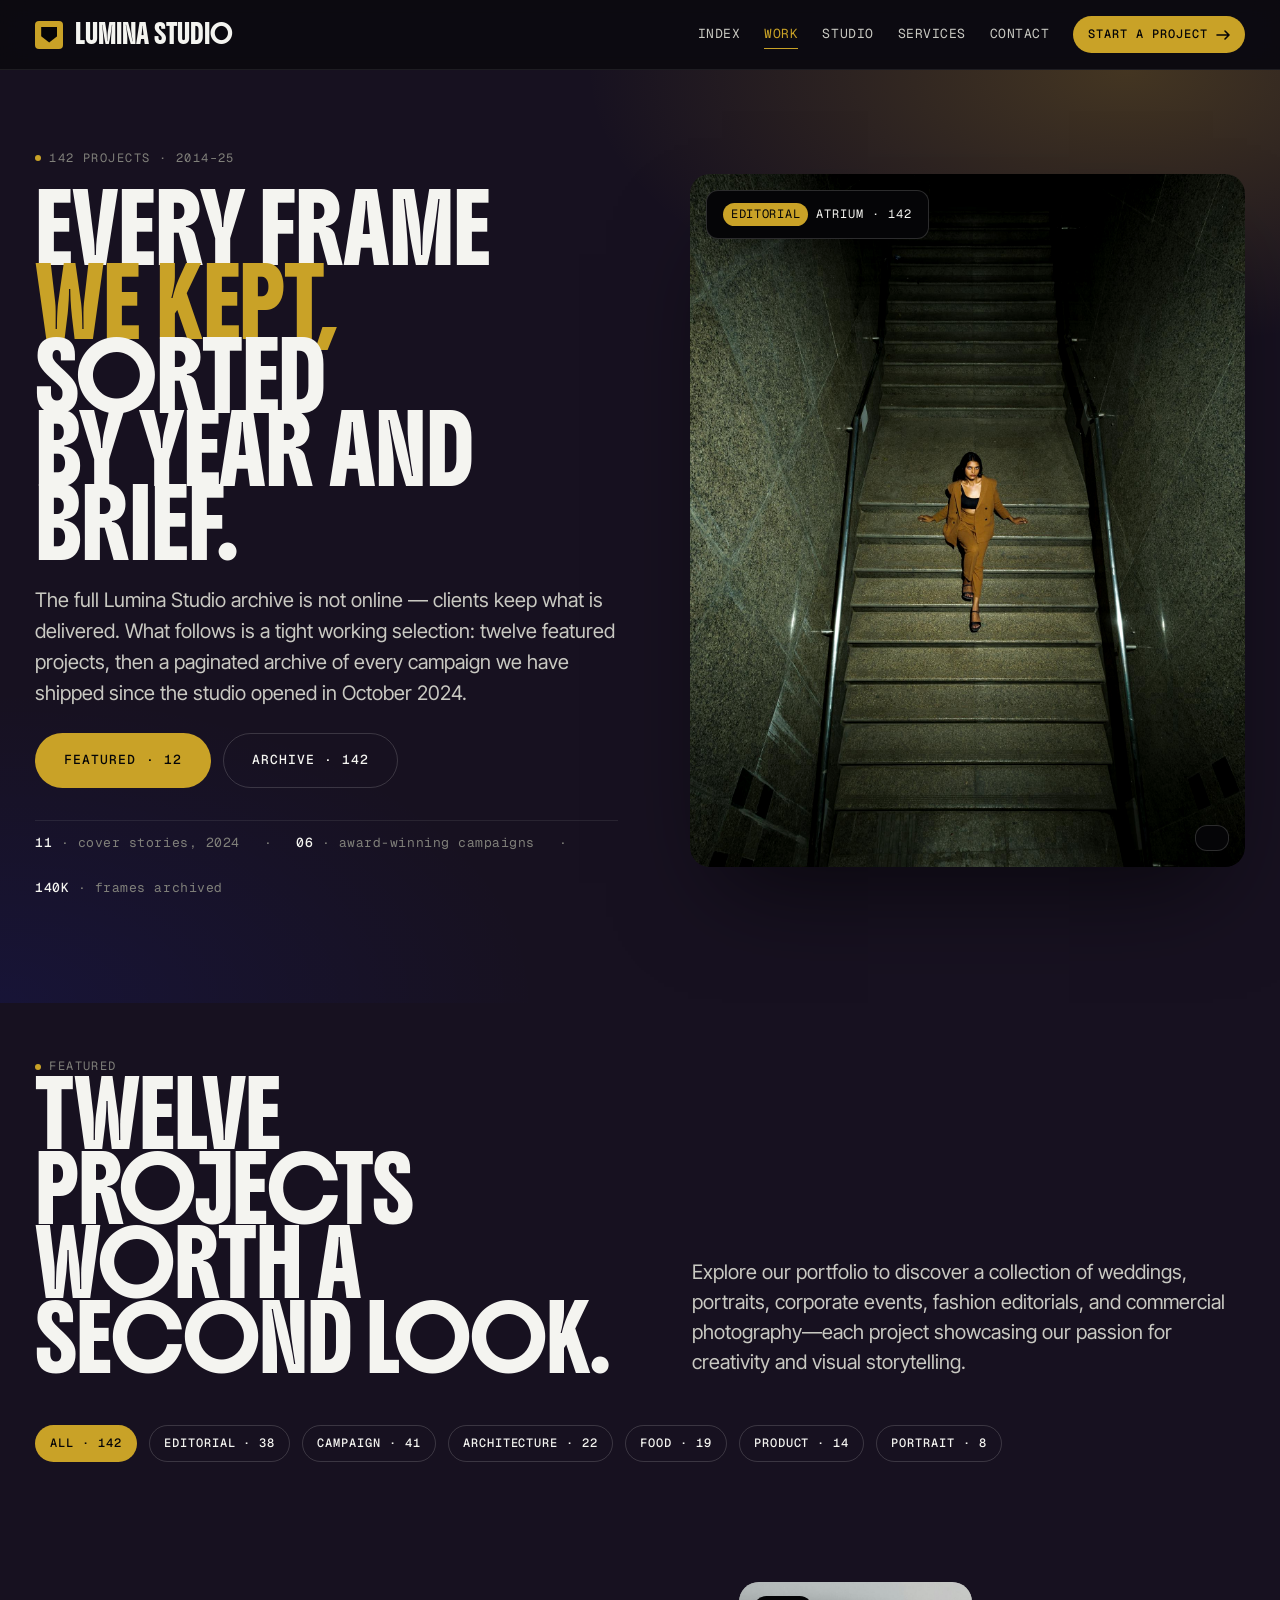
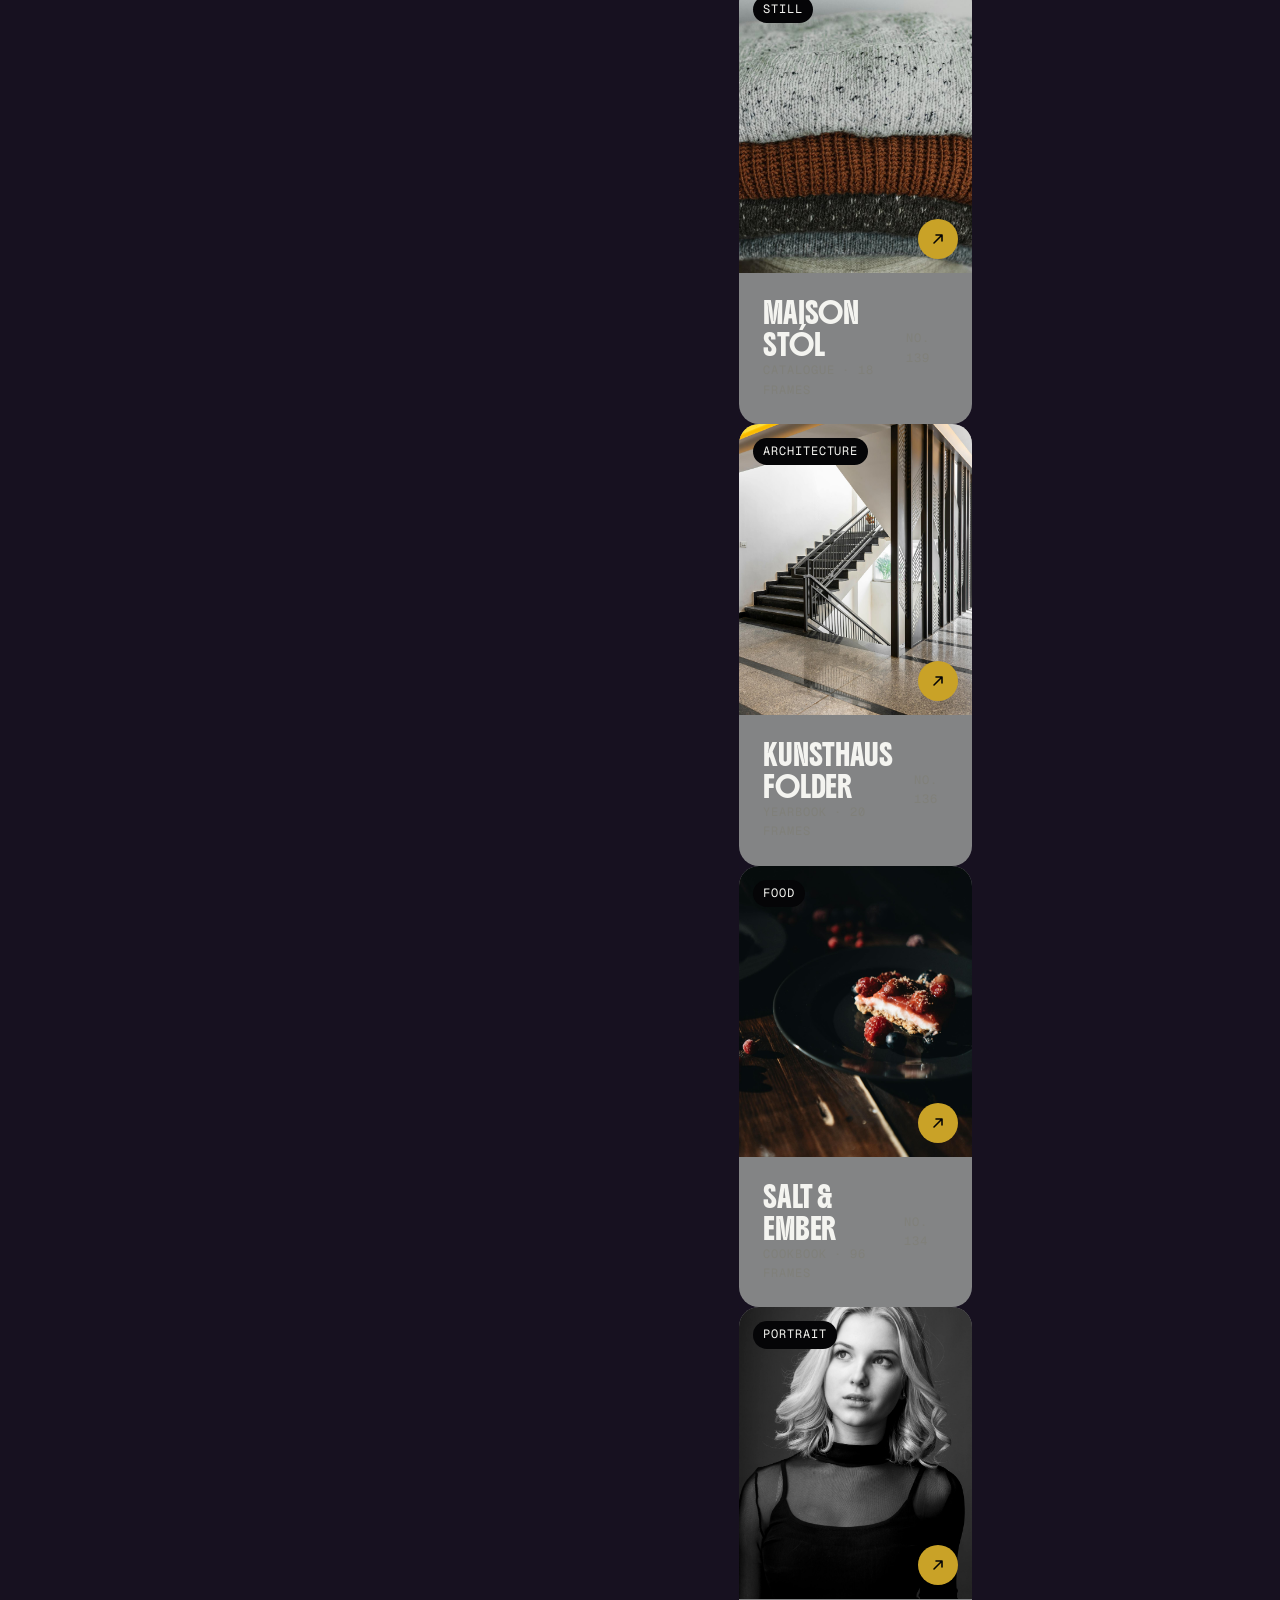
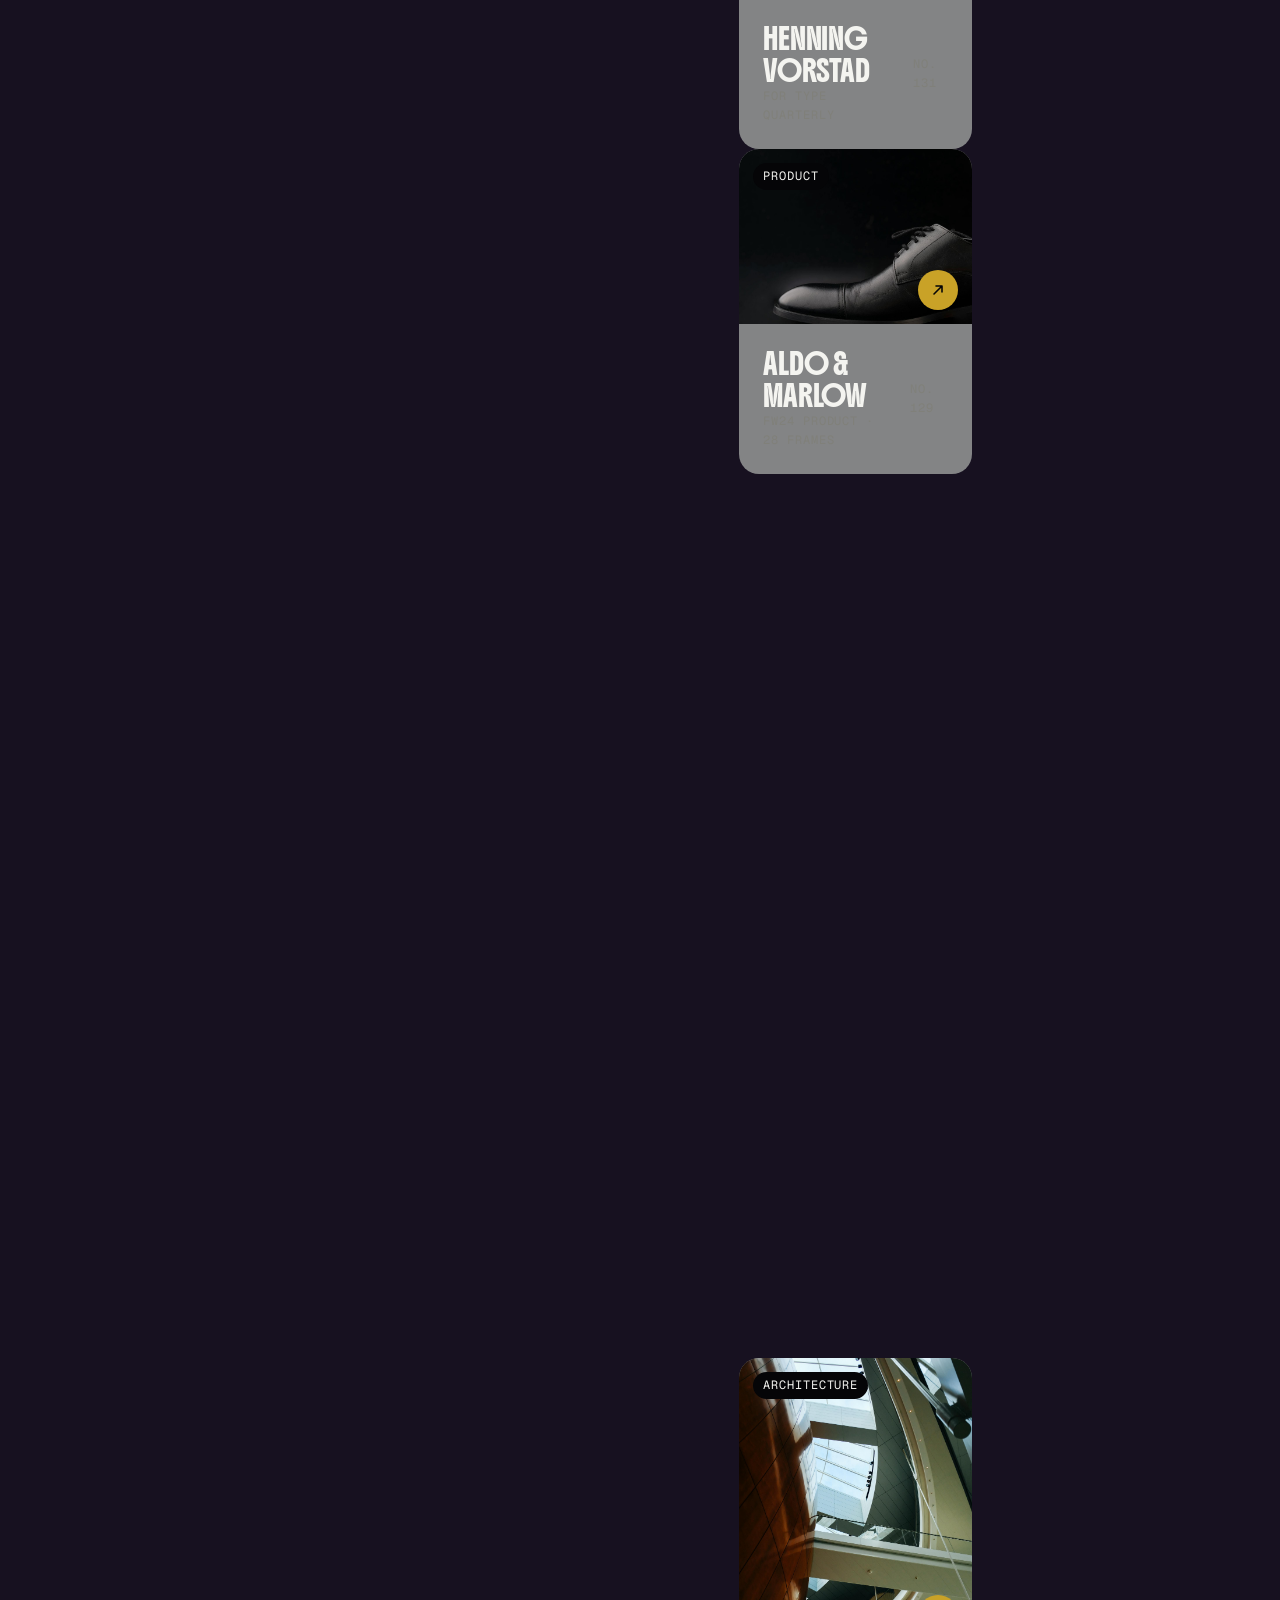
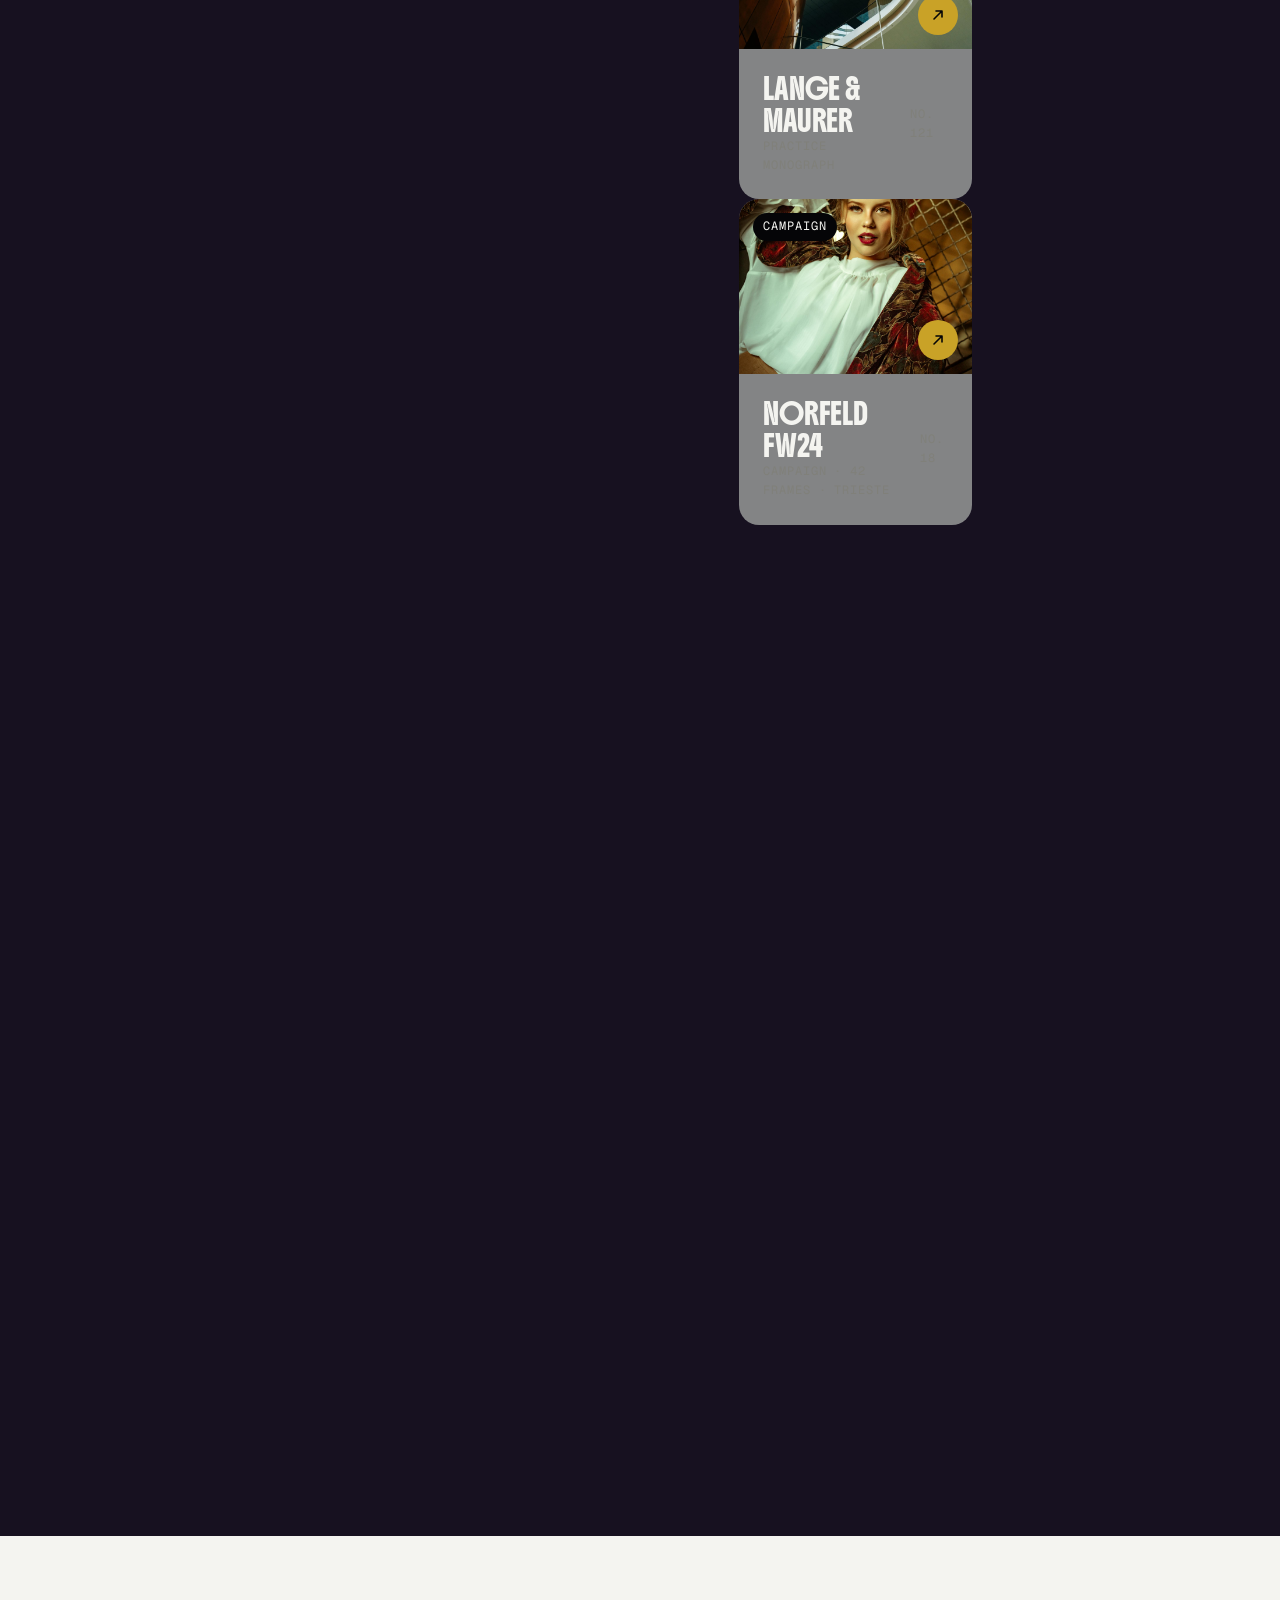
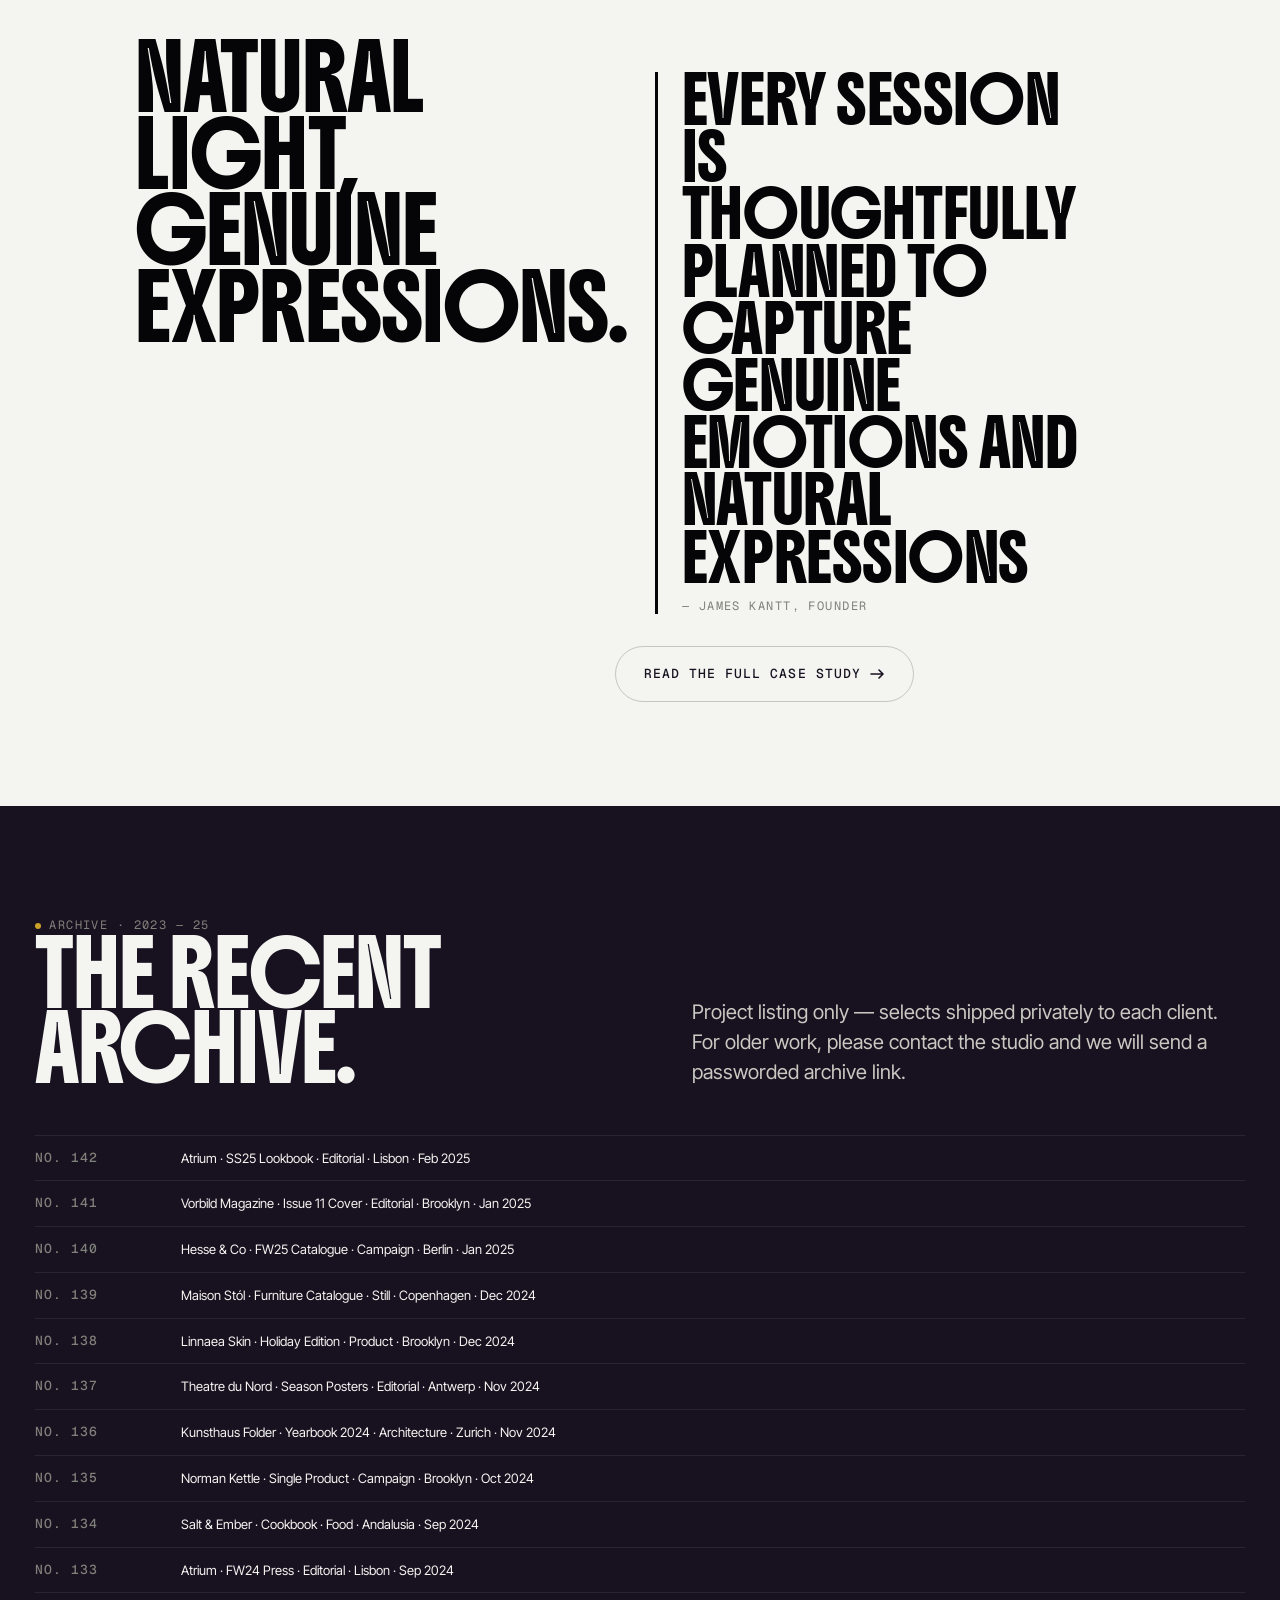
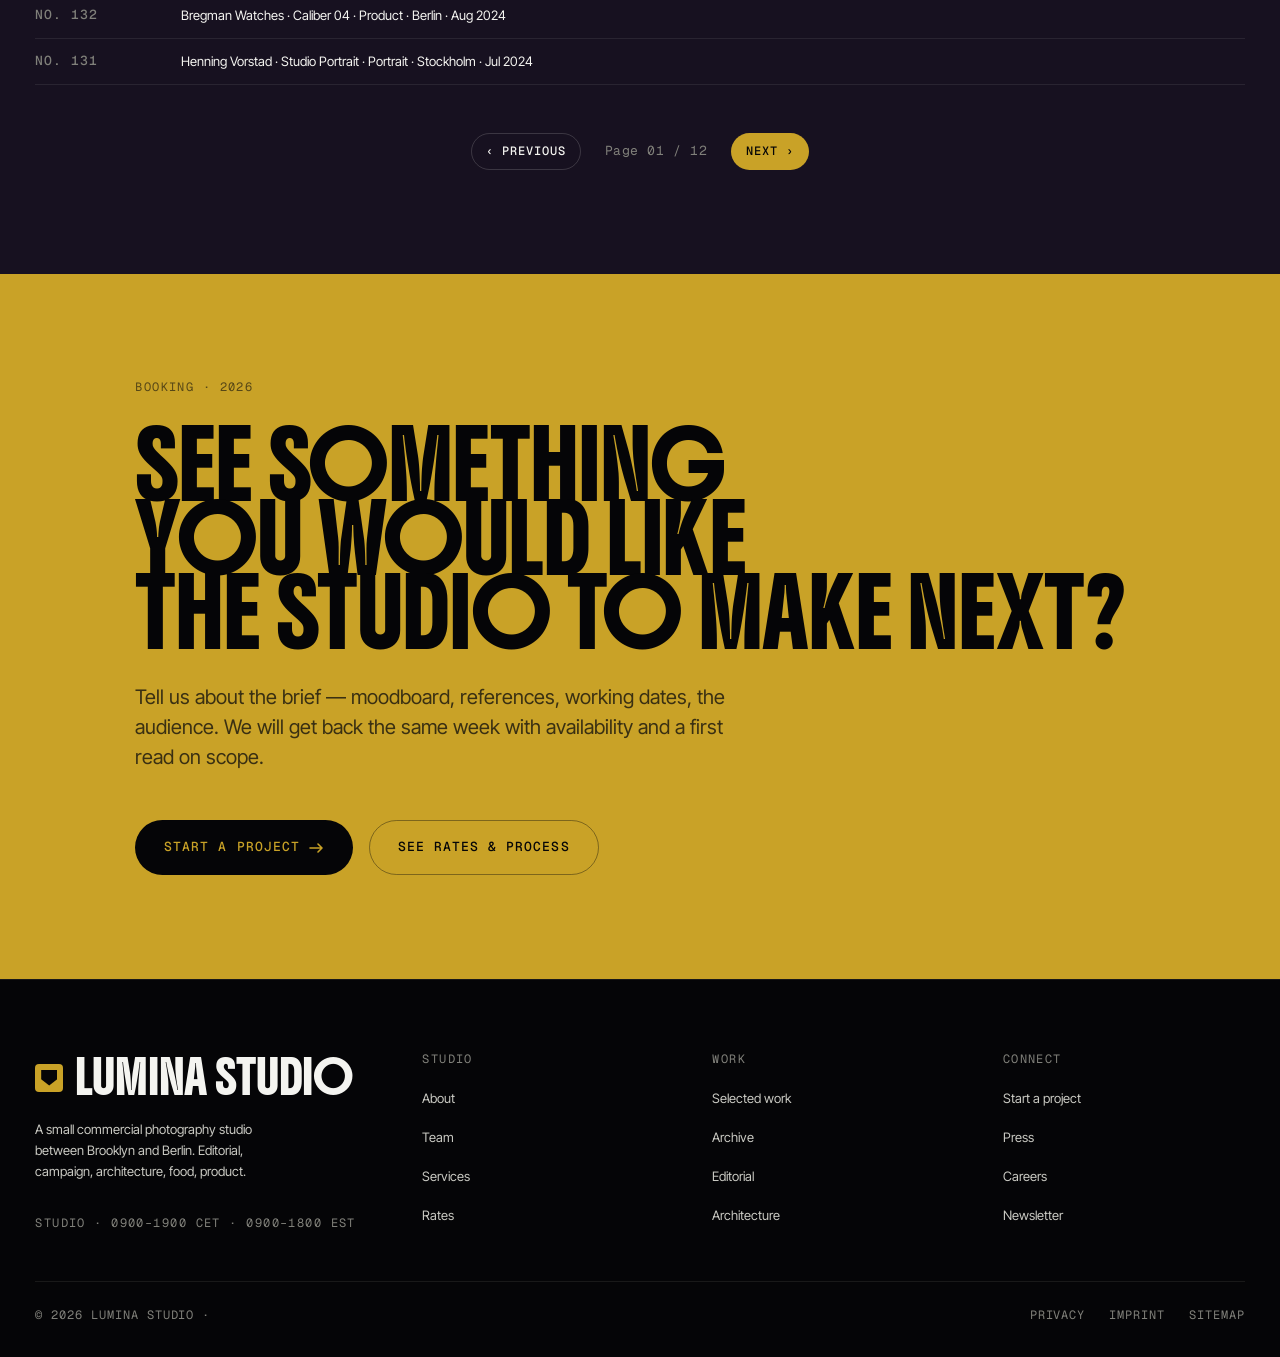
<file: work.html>
<!doctype html>
<html lang="en">

<head>
  <meta charset="utf-8" />
  <meta name="viewport" content="width=device-width, initial-scale=1" />
  <title>Lumina Studio </title>
  <meta name="description"
    content="A selected archive of Lumina Studio's commercial photography work across editorial, campaign, architecture, food, product and documentary. Twelve featured projects and a 142-frame archive." />
  <link rel="preconnect" href="https://fonts.googleapis.com" />
  <link rel="preconnect" href="https://fonts.gstatic.com" crossorigin />
  <link rel="stylesheet"
    href="https://fonts.googleapis.com/css2?family=Boldonse&family=Inter+Tight:wght@400;500;600;700&family=Geist+Mono:wght@400;500&display=swap" />
  <link rel="stylesheet" href="assets/css/styles.css" />
</head>

<body>
  <a class="skip-link" href="#main">Skip to content</a>

  <header class="site-header">
    <div class="container container--wide">
      <nav class="nav" aria-label="Primary">
        <a class="brand" href="index.html"><span class="brand-mark" aria-hidden="true"></span> Lumina Studio</a>
        <div class="nav-links" role="navigation">
          <a href="index.html">Index</a>
          <a href="work.html" aria-current="page">Work</a>
          <a href="studio.html">Studio</a>
          <a href="services.html">Services</a>
          <a href="contact.html">Contact</a>
        </div>
        <div class="nav-cta-row">
          <a href="contact.html" class="btn btn--primary btn--sm">Start a project
            <svg class="arrow" width="14" height="10" viewBox="0 0 14 10" fill="none" aria-hidden="true">
              <path d="M1 5h12m0 0L9 1m4 4L9 9" stroke="currentColor" stroke-width="1.6" stroke-linecap="round"
                stroke-linejoin="round" />
            </svg>
          </a>
          <button class="nav-toggle" aria-label="Open menu" aria-expanded="false" aria-controls="mobile-drawer"><span
              aria-hidden="true"></span></button>
        </div>
      </nav>
    </div>
  </header>

  <div class="mobile-drawer" id="mobile-drawer" aria-hidden="true">
    <button class="drawer-close" aria-label="Close menu">Close</button>
    <a href="index.html">Index</a>
    <a href="work.html">Work</a>
    <a href="studio.html">Studio</a>
    <a href="services.html">Services</a>
    <a href="contact.html">Contact</a>
  </div>

  <main id="main">

    <!-- Hero -->
    <section class="hero">
      <div class="container container--wide">
        <div class="hero-grid">
          <div class="hero-text">
            <span class="eyebrow"><span class="dot" aria-hidden="true"></span>142 projects · 2014–25</span>
            <h1 class="hero-headline">
              Every frame<br />
              <span class="lime">we kept,</span> sorted<br />
              by year and brief.
            </h1>
            <p class="hero-sub">
              The full Lumina Studio archive is not online — clients keep what is delivered. What follows is a tight working
              selection: twelve featured projects, then a paginated archive of every campaign we have shipped since the
              studio opened in October 2024.
            </p>
            <div class="hero-cta-row">
              <a class="btn btn--primary btn--lg" href="#featured">Featured · 12</a>
              <a class="btn btn--ghost btn--lg" href="#archive">Archive · 142</a>
            </div>
            <div class="hero-meta">
              <span><strong>11</strong> · cover stories, 2024</span>
              <span aria-hidden="true">·</span>
              <span><strong>06</strong> · award-winning campaigns</span>
              <span aria-hidden="true">·</span>
              <span><strong>140K</strong> · frames archived</span>
            </div>
          </div>
          <div class="hero-media">
            <img src="assets/img/hero-archive.jpg"
              alt="A wide editorial frame — a model in a long camel coat walking through an arched colonnade, late afternoon light cutting across the marble floor." />
            <div class="floating-tag ft-top">
              <span class="pill">Editorial</span>
              ATRIUM · 142
            </div>
            <div class="floating-tag ft-bottom">
            
            </div>
          </div>
        </div>
      </div>
    </section>

    <!-- Filters -->
    <section class="compact" id="featured">
      <div class="container container--wide">
        <div class="section-head">
          <div>
            <span class="eyebrow"><span class="dot" aria-hidden="true"></span>Featured</span>
            <h2>Twelve projects<br />worth a second look.</h2>
          </div>
          <p class="lede">
            Explore our portfolio to discover a collection of weddings, portraits, corporate events, fashion editorials, and commercial photography—each project showcasing our passion for creativity and visual storytelling.
          </p>
        </div>

        <div class="center-row" style="flex-wrap: wrap; gap: var(--space-3); margin-bottom: var(--space-7);">
          <button class="btn btn--primary btn--sm">All · 142</button>
          <button class="btn btn--ghost btn--sm">Editorial · 38</button>
          <button class="btn btn--ghost btn--sm">Campaign · 41</button>
          <button class="btn btn--ghost btn--sm">Architecture · 22</button>
          <button class="btn btn--ghost btn--sm">Food · 19</button>
          <button class="btn btn--ghost btn--sm">Product · 14</button>
          <button class="btn btn--ghost btn--sm">Portrait · 8</button>
        </div>
      </div>
    </section>

    <!-- Featured grid -->
    <section style="padding-top: 0;">
      <div class="container container--wide">
        <div class="work-grid">
          <a class="work-item work-item--xl reveal" href="#">
            <div class="wm">
              <img src="assets/img/work-atrium.jpg"
                alt="A model in profile wearing a layered linen coat, shot against a chalky stone wall in raking afternoon light." />
              <span class="wm-pill">Editorial</span>
              <span class="wm-arrow" aria-hidden="true"><svg width="14" height="14" viewBox="0 0 14 14" fill="none">
                  <path d="M3 11L11 3M11 3H5M11 3V9" stroke="currentColor" stroke-width="1.6" stroke-linecap="round" />
                </svg></span>
            </div>
            <div class="work-meta">
              <div>

          <a class="work-item work-item--sm reveal" href="#">
            <div class="wm">
              <img src="assets/img/work-still-1.jpg"
                alt="A still life of a brushed-steel chair and a folded silk scarf on a concrete floor, shot top-down in flat overhead light." />
              <span class="wm-pill">Still</span>
              <span class="wm-arrow" aria-hidden="true"><svg width="14" height="14" viewBox="0 0 14 14" fill="none">
                  <path d="M3 11L11 3M11 3H5M11 3V9" stroke="currentColor" stroke-width="1.6" stroke-linecap="round" />
                </svg></span>
            </div>
            <div class="work-meta">
              <div>
                <div class="wm-title">Maison Stól</div>
                <div class="wm-cap">Catalogue · 18 frames</div>
              </div>
              <div class="wm-cap">No. 139</div>
            </div>
          </a>

          <a class="work-item work-item--md reveal" href="#">
            <div class="wm">
              <img src="assets/img/work-arch.jpg"
                alt="Sweeping stair of a brutalist concrete museum lit by a single high window, a figure ascending the second flight." />
              <span class="wm-pill">Architecture</span>
              <span class="wm-arrow" aria-hidden="true"><svg width="14" height="14" viewBox="0 0 14 14" fill="none">
                  <path d="M3 11L11 3M11 3H5M11 3V9" stroke="currentColor" stroke-width="1.6" stroke-linecap="round" />
                </svg></span>
            </div>
            <div class="work-meta">
              <div>
                <div class="wm-title">Kunsthaus Folder</div>
                <div class="wm-cap">Yearbook · 20 frames</div>
              </div>
              <div class="wm-cap">No. 136</div>
            </div>
          </a>

          <a class="work-item work-item--md reveal" href="#">
            <div class="wm">
              <img src="assets/img/work-food.jpg"
                alt="A bowl of saffron risotto on a rough ceramic plate, shot from above with a long shadow, deep umber palette." />
              <span class="wm-pill">Food</span>
              <span class="wm-arrow" aria-hidden="true"><svg width="14" height="14" viewBox="0 0 14 14" fill="none">
                  <path d="M3 11L11 3M11 3H5M11 3V9" stroke="currentColor" stroke-width="1.6" stroke-linecap="round" />
                </svg></span>
            </div>
            <div class="work-meta">
              <div>
                <div class="wm-title">Salt &amp; Ember</div>
                <div class="wm-cap">Cookbook · 96 frames</div>
              </div>
              <div class="wm-cap">No. 134</div>
            </div>
          </a>

          <a class="work-item work-item--sm reveal" href="#">
            <div class="wm">
              <img src="assets/img/work-portrait-1.jpg"
                alt="A close portrait of an older painter in his studio, hair lit by a single window, paint flecks on his hands." />
              <span class="wm-pill">Portrait</span>
              <span class="wm-arrow" aria-hidden="true"><svg width="14" height="14" viewBox="0 0 14 14" fill="none">
                  <path d="M3 11L11 3M11 3H5M11 3V9" stroke="currentColor" stroke-width="1.6" stroke-linecap="round" />
                </svg></span>
            </div>
            <div class="work-meta">
              <div>
                <div class="wm-title">Henning Vorstad</div>
                <div class="wm-cap">For TYPE quarterly</div>
              </div>
              <div class="wm-cap">No. 131</div>
            </div>
          </a>

          <a class="work-item work-item--lg reveal" href="#">
            <div class="wm">
              <img src="assets/img/work-product.jpg"
                alt="A pair of leather oxfords on a marble plinth, lit by a single hard light to throw a sharp shadow against a charcoal backdrop." />
              <span class="wm-pill">Product</span>
              <span class="wm-arrow" aria-hidden="true"><svg width="14" height="14" viewBox="0 0 14 14" fill="none">
                  <path d="M3 11L11 3M11 3H5M11 3V9" stroke="currentColor" stroke-width="1.6" stroke-linecap="round" />
                </svg></span>
            </div>
            <div class="work-meta">
              <div>
                <div class="wm-title">Aldo &amp; Marlow</div>
                <div class="wm-cap">FW24 product · 28 frames</div>
              </div>
              <div class="wm-cap">No. 129</div>
            </div>
          </a>

          <a class="work-item work-item--sm reveal" href="#">
            <div class="wm">
              <img src="assets/img/work-still-2.jpg"
                alt="A close still of folded merino sweaters in cream, ochre, and stone — a precise stack shot under flat soft light." />
              <span class="wm-pill">Still</span>
              <span class="wm-arrow" aria-hidden="true"><svg width="14" height="14" viewBox="0 0 14 14" fill="none">
                  <path d="M3 11L11 3M11 3H5M11 3V9" stroke="currentColor" stroke-width="1.6" stroke-linecap="round" />
                </svg></span>
            </div>
            <div class="work-meta">
              <div>
                <div class="wm-title">Form House</div>
                <div class="wm-cap">Knitwear · 22 frames</div>
              </div>
              <div class="wm-cap">No. 127</div>
            </div>
          </a>

          <a class="work-item work-item--md reveal" href="#">
            <div class="wm">
              <img src="assets/img/work-portrait-2.jpg"
                alt="A documentary portrait of a chef in a navy linen apron prepping vegetables under afternoon kitchen light." />
              <span class="wm-pill">Portrait</span>
              <span class="wm-arrow" aria-hidden="true"><svg width="14" height="14" viewBox="0 0 14 14" fill="none">
                  <path d="M3 11L11 3M11 3H5M11 3V9" stroke="currentColor" stroke-width="1.6" stroke-linecap="round" />
                </svg></span>
            </div>
            <div class="work-meta">
              <div>
                <div class="wm-title">Anna Loro</div>
                <div class="wm-cap">For Apartamento 32</div>
              </div>
              <div class="wm-cap">No. 14</div>
            </div>
          </a>

          <a class="work-item work-item--md reveal" href="#">
            <div class="wm">
              <img src="assets/img/work-arch-2.jpg"
                alt="A glass-fronted museum entrance reflecting a row of plane trees at dusk, the interior light glowing through." />
              <span class="wm-pill">Architecture</span>
              <span class="wm-arrow" aria-hidden="true"><svg width="14" height="14" viewBox="0 0 14 14" fill="none">
                  <path d="M3 11L11 3M11 3H5M11 3V9" stroke="currentColor" stroke-width="1.6" stroke-linecap="round" />
                </svg></span>
            </div>
            <div class="work-meta">
              <div>
                <div class="wm-title">Lange &amp; Maurer</div>
                <div class="wm-cap">Practice monograph</div>
              </div>
              <div class="wm-cap">No. 121</div>
            </div>
          </a>

          <a class="work-item work-item--lg reveal" href="#">
            <div class="wm">
              <img src="assets/img/work-fashion.jpg"
                alt="A campaign frame — two models in tailored wool coats on a windswept ferry terminal, cool blue overcast light." />
              <span class="wm-pill">Campaign</span>
              <span class="wm-arrow" aria-hidden="true"><svg width="14" height="14" viewBox="0 0 14 14" fill="none">
                  <path d="M3 11L11 3M11 3H5M11 3V9" stroke="currentColor" stroke-width="1.6" stroke-linecap="round" />
                </svg></span>
            </div>
            <div class="work-meta">
              <div>
                <div class="wm-title">Norfeld FW24</div>
                <div class="wm-cap">Campaign · 42 frames · Trieste</div>
              </div>
              <div class="wm-cap">No. 18</div>
            </div>
          </a>

          <a class="work-item work-item--sm reveal" href="#">
            <div class="wm">
              <img src="assets/img/work-food-2.jpg"
                alt="A long table set with bread, olive oil, and a glass carafe, shot in raking side-light, deep editorial mood." />
              <span class="wm-pill">Food</span>
              <span class="wm-arrow" aria-hidden="true"><svg width="14" height="14" viewBox="0 0 14 14" fill="none">
                  <path d="M3 11L11 3M11 3H5M11 3V9" stroke="currentColor" stroke-width="1.6" stroke-linecap="round" />
                </svg></span>
            </div>
            <div class="work-meta">
              <div>
                <div class="wm-title">Tavola Lunga</div>
                <div class="wm-cap">Trattoria menu · 24 frames</div>
              </div>
              <div class="wm-cap">No. 115</div>
            </div>
          </a>

          <a class="work-item work-item--sm reveal" href="#">
            <div class="wm">
              <img src="assets/img/work-doc.jpg"
                alt="A documentary frame of a craftsman bending steel rebar in a sunlit workshop, sparks visible against the dark background." />
              <span class="wm-pill">Documentary</span>
              <span class="wm-arrow" aria-hidden="true"><svg width="14" height="14" viewBox="0 0 14 14" fill="none">
                  <path d="M3 11L11 3M11 3H5M11 3V9" stroke="currentColor" stroke-width="1.6" stroke-linecap="round" />
                </svg></span>
            </div>
            <div class="work-meta">
              <div>
                <div class="wm-title">Hochmann Werkstatt</div>
                <div class="wm-cap">Process essay · 31 frames</div>
              </div>
              <div class="wm-cap">No. 113</div>
            </div>
          </a>
        </div>
      </div>
    </section>

    <!-- Case-study chapter -->
    <section class="chapter tile-section">
      <div class="container container--narrow">
        <div class="chapter-grid">
          <div>

            <span class="label"></span>
            <h2>Natural light, Genuine Expressions.<br /></h2>
          </div>

          <div class="chapter-body">
            <p>

            <blockquote class="pull-quote">
              Every session is thoughtfully planned to capture genuine emotions and natural expressions
              <cite>— James Kantt, Founder</cite>
            </blockquote>
            <p>
              
            <a class="btn btn--ghost-on-tile btn--lg" href="#">Read the full case study
              <svg class="arrow" width="16" height="10" viewBox="0 0 14 10" fill="none" aria-hidden="true">
                <path d="M1 5h12m0 0L9 1m4 4L9 9" stroke="currentColor" stroke-width="1.6" stroke-linecap="round"
                  stroke-linejoin="round" />
              </svg>
            </a>
          </div>
        </div>
      </div>
    </section>

    <!-- Archive list (compact) -->
    <section id="archive">
      <div class="container container--wide">
        <div class="section-head">
          <div>
            <span class="eyebrow"><span class="dot" aria-hidden="true"></span>Archive · 2023 — 25</span>
            <h2>The recent archive.</h2>
          </div>
          <p class="lede">
            Project listing only — selects shipped privately to each client. For older work, please contact the studio
            and we will send a passworded archive link.
          </p>
        </div>

        <ul class="split-fact-list" style="margin-top: var(--space-6);">
          <li><b>No. 142</b><span>Atrium · SS25 Lookbook · Editorial · Lisbon · Feb 2025</span></li>
          <li><b>No. 141</b><span>Vorbild Magazine · Issue 11 Cover · Editorial · Brooklyn · Jan 2025</span></li>
          <li><b>No. 140</b><span>Hesse &amp; Co · FW25 Catalogue · Campaign · Berlin · Jan 2025</span></li>
          <li><b>No. 139</b><span>Maison Stól · Furniture Catalogue · Still · Copenhagen · Dec 2024</span></li>
          <li><b>No. 138</b><span>Linnaea Skin · Holiday Edition · Product · Brooklyn · Dec 2024</span></li>
          <li><b>No. 137</b><span>Theatre du Nord · Season Posters · Editorial · Antwerp · Nov 2024</span></li>
          <li><b>No. 136</b><span>Kunsthaus Folder · Yearbook 2024 · Architecture · Zurich · Nov 2024</span></li>
          <li><b>No. 135</b><span>Norman Kettle · Single Product · Campaign · Brooklyn · Oct 2024</span></li>
          <li><b>No. 134</b><span>Salt &amp; Ember · Cookbook · Food · Andalusia · Sep 2024</span></li>
          <li><b>No. 133</b><span>Atrium · FW24 Press · Editorial · Lisbon · Sep 2024</span></li>
          <li><b>No. 132</b><span>Bregman Watches · Caliber 04 · Product · Berlin · Aug 2024</span></li>
          <li><b>No. 131</b><span>Henning Vorstad · Studio Portrait · Portrait · Stockholm · Jul 2024</span></li>
        </ul>

        <div class="center-row" style="margin-top: var(--space-7); justify-content: center; gap: var(--space-3);">
          <button class="btn btn--ghost btn--sm">‹ Previous</button>
          <span class="mono" style="color: var(--fg-mute); padding: 0 var(--space-3);">Page 01 / 12</span>
          <button class="btn btn--primary btn--sm">Next ›</button>
        </div>
      </div>
    </section>

    <!-- Closing CTA -->
    <section class="closing-cta">
      <div class="container container--narrow">
        <span class="label" style="color: rgba(10,10,12,0.6);">Booking · 2026</span>
        <h2>See something<br />you would like<br />the studio to make next?</h2>
        <p class="lede">
          Tell us about the brief — moodboard, references, working dates, the audience. We will get back the same week
          with availability and a first read on scope.
        </p>
        <div class="cta-row">
          <a class="btn btn--dark btn--lg" href="contact.html">Start a project
            <svg class="arrow" width="16" height="10" viewBox="0 0 14 10" fill="none" aria-hidden="true">
              <path d="M1 5h12m0 0L9 1m4 4L9 9" stroke="currentColor" stroke-width="1.6" stroke-linecap="round"
                stroke-linejoin="round" />
            </svg>
          </a>
          <a class="btn btn--ghost btn--lg" href="services.html">See rates &amp; process</a>
        </div>
      </div>
    </section>

  </main>

  <footer class="site-footer">
    <div class="container container--wide">
      <div class="footer-top">
        <div class="footer-brand">
          <span class="brand"><span class="brand-mark" aria-hidden="true"></span> Lumina Studio</span>
          <p>A small commercial photography studio between Brooklyn and Berlin. Editorial, campaign, architecture, food,
            product.</p>
          <span class="label">Studio · 0900–1900 CET · 0900–1800 EST</span>
        </div>
        <div>
          <h4>Studio</h4>
          <ul>
            <li><a href="studio.html">About</a></li>
            <li><a href="studio.html#team">Team</a></li>
            <li><a href="services.html">Services</a></li>
            <li><a href="services.html#rates">Rates</a></li>
          </ul>
        </div>
        <div>
          <h4>Work</h4>
          <ul>
            <li><a href="work.html">Selected work</a></li>
            <li><a href="work.html#archive">Archive</a></li>
            <li><a href="work.html#editorial">Editorial</a></li>
            <li><a href="work.html#architecture">Architecture</a></li>
          </ul>
        </div>
        <div>
          <h4>Connect</h4>
          <ul>
            <li><a href="contact.html">Start a project</a></li>
            <li><a href="contact.html#press">Press</a></li>
            <li><a href="contact.html#careers">Careers</a></li>
            <li><a href="#">Newsletter</a></li>
          </ul>
        </div>
      </div>
      <div class="footer-bottom">
        <span>© 2026 Lumina Studio · <a Designed By Engr. B-K
            ></a></span>
        <div class="footer-meta-links">
          <a href="#">Privacy</a>
          <a href="#">Imprint</a>
          <a href="#">Sitemap</a>
        </div>
      </div>
    </div>
  </footer>

  <script src="assets/js/site.js" defer></script>
</body>

</html>
</file>
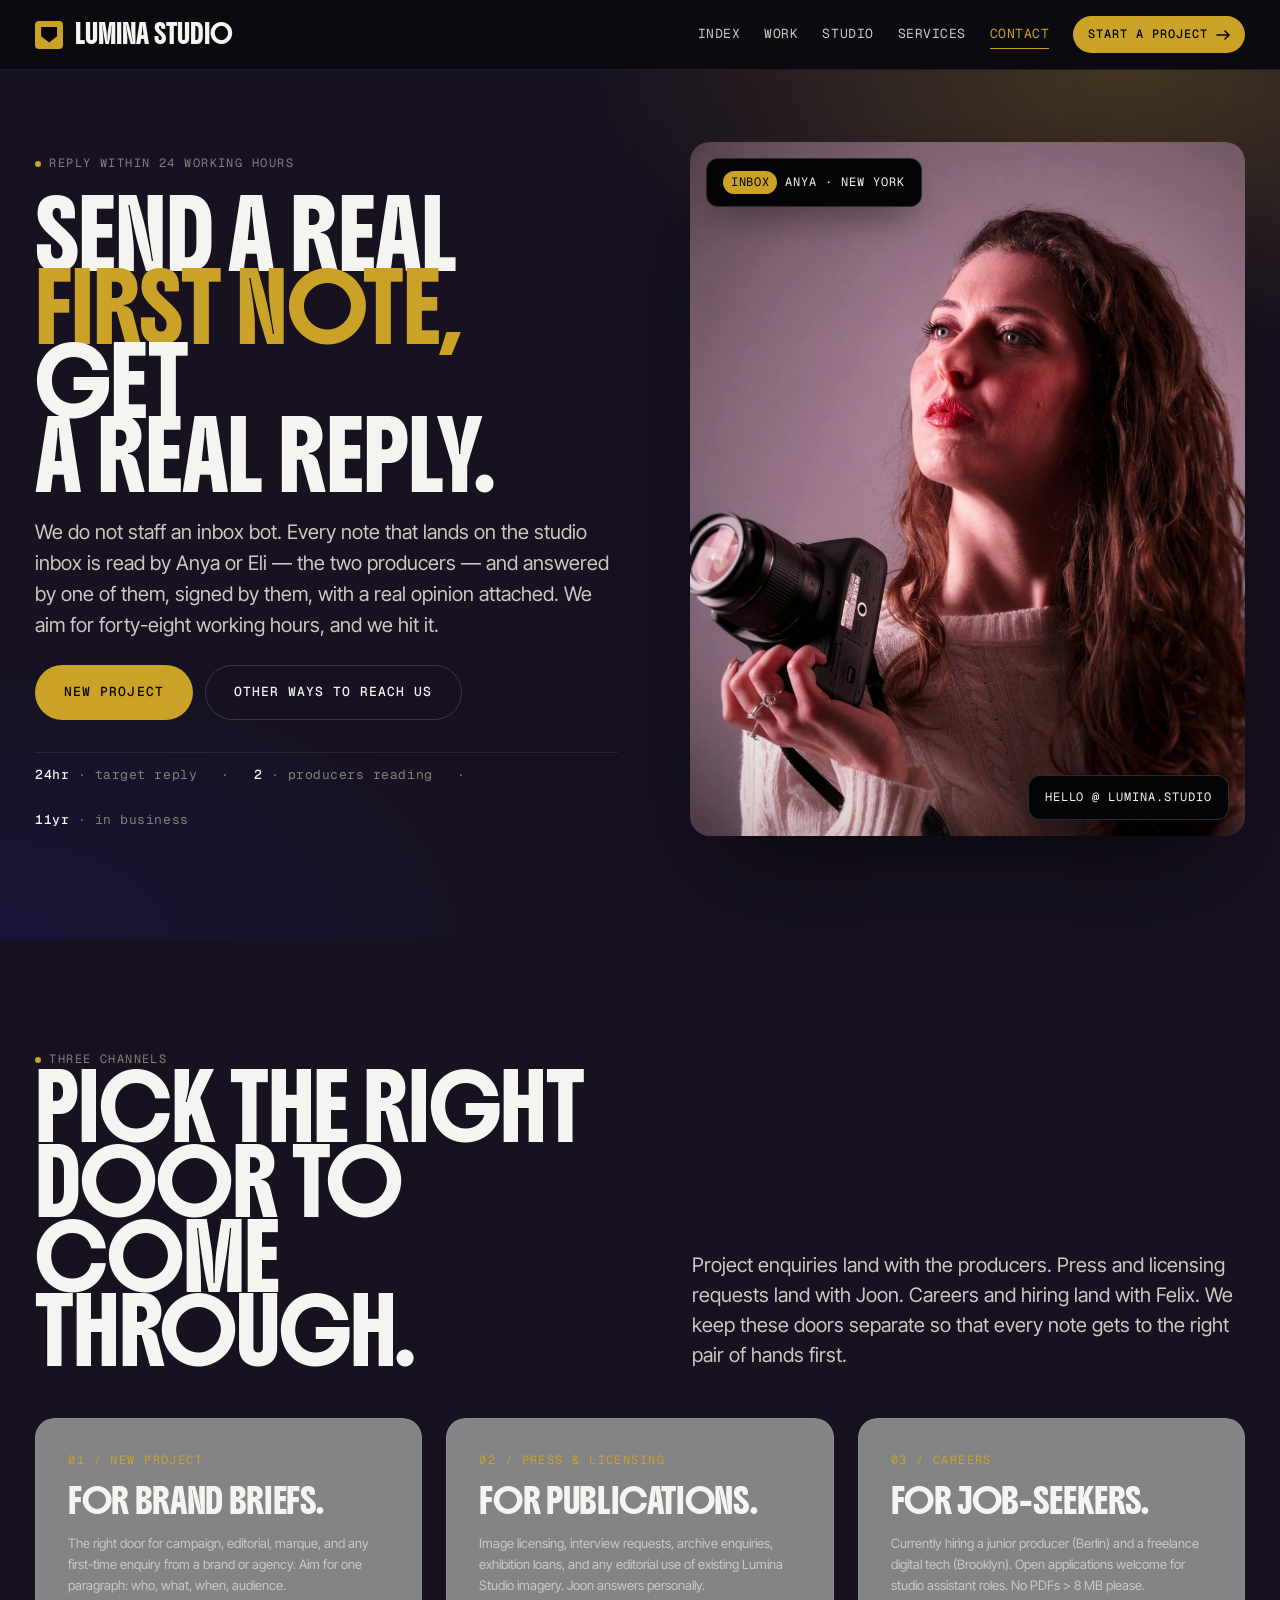
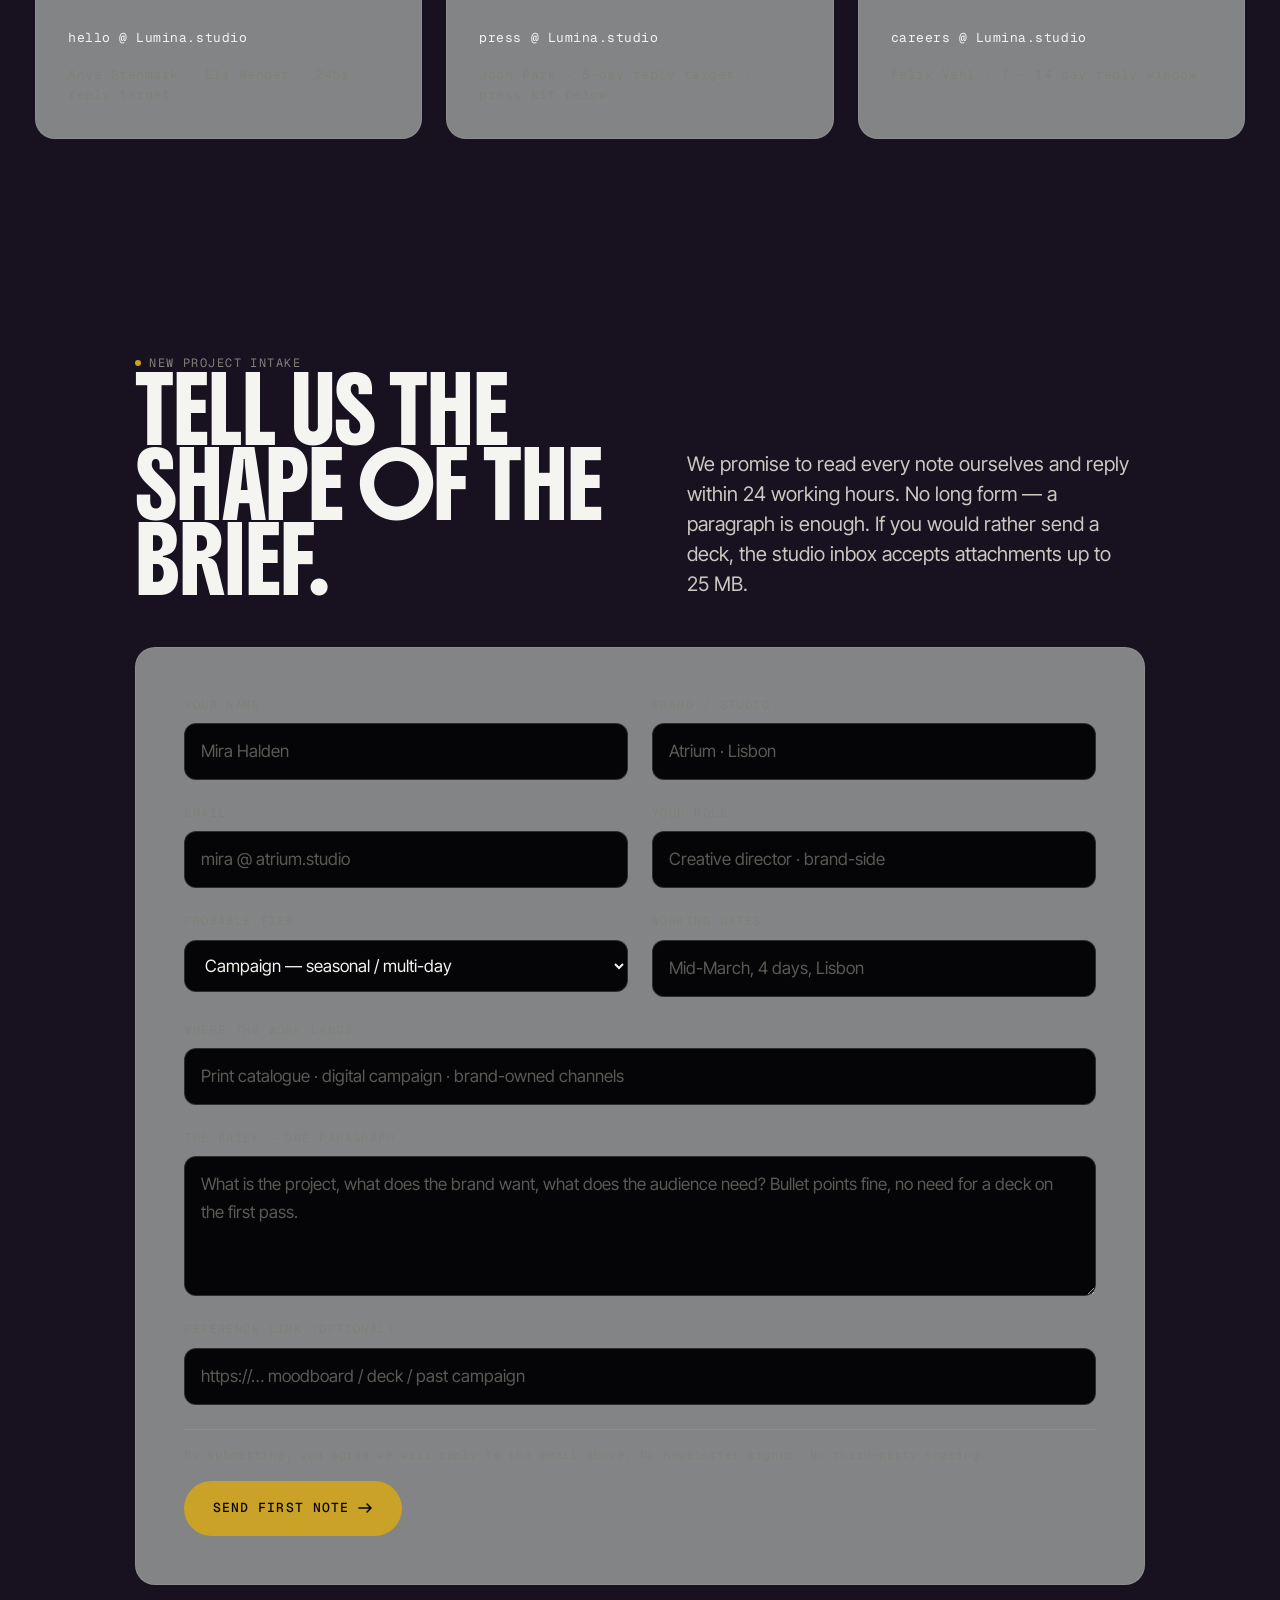
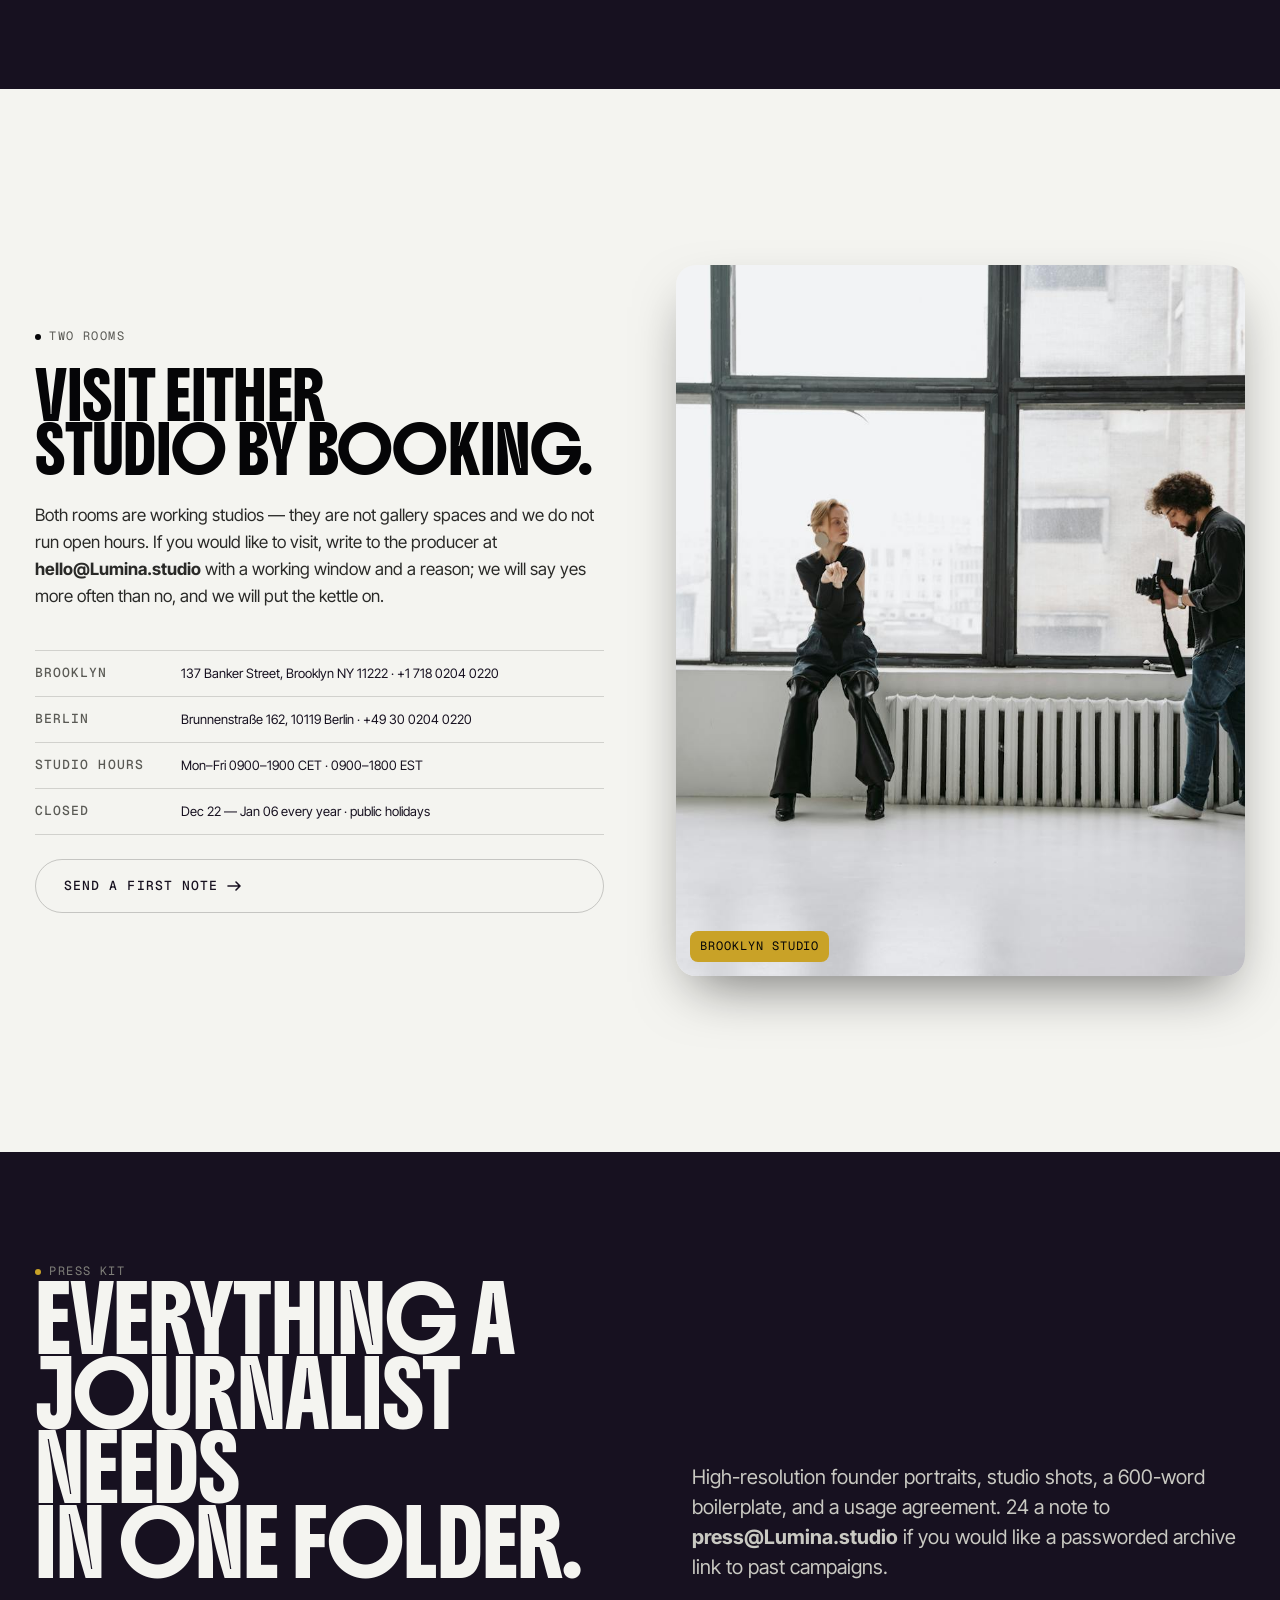
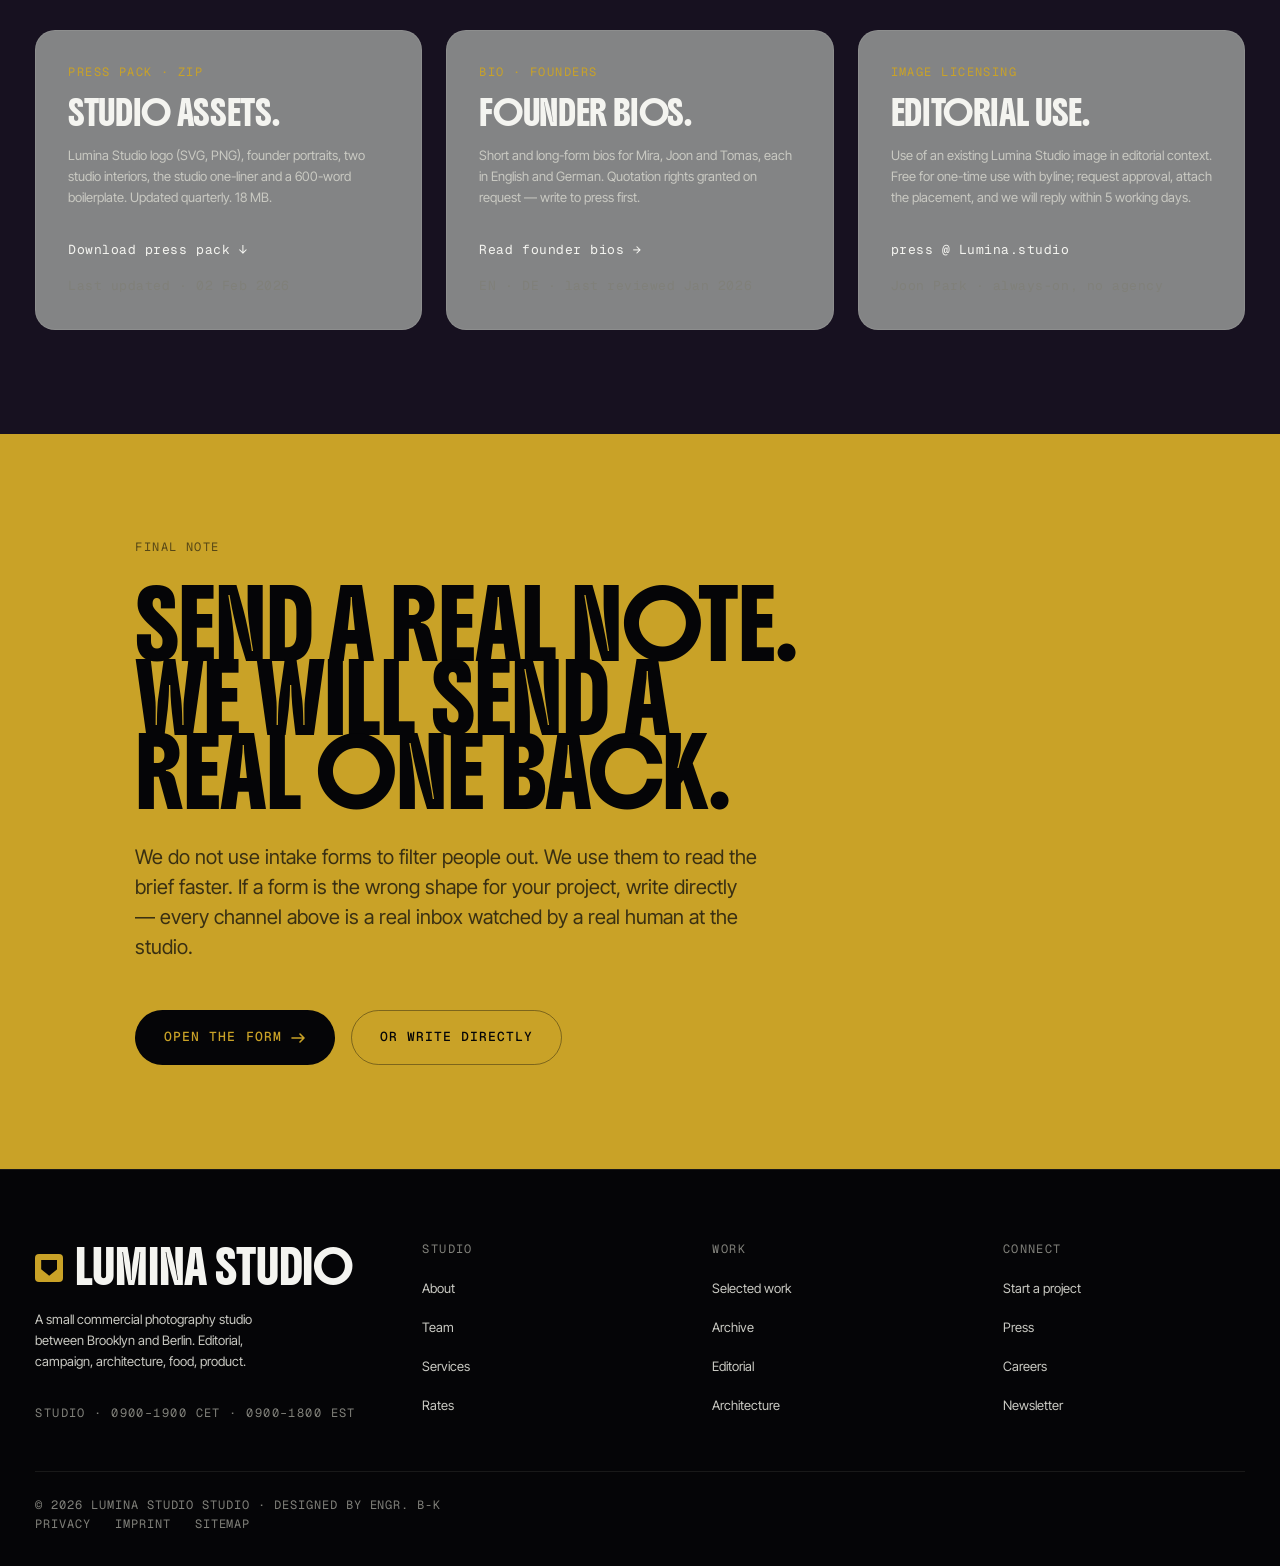
<file: Brivon-1.0.0/contact.html>
<!doctype html>
<html lang="en">

<head>
  <meta charset="utf-8" />
  <meta name="viewport" content="width=device-width, initial-scale=1" />
  <title>Lumina Studio · Contact — Photography Studio HTML Template</title>
  <meta name="description"
    content="Three contact channels for Lumina Studio — project intake, press, and careers. Full inquiry form, studio addresses, press kit and open roles. Producer replies within 24 hours on a working day." />
  <link rel="preconnect" href="https://fonts.googleapis.com" />
  <link rel="preconnect" href="https://fonts.gstatic.com" crossorigin />
  <link rel="stylesheet"
    href="https://fonts.googleapis.com/css2?family=Boldonse&family=Inter+Tight:wght@400;500;600;700&family=Geist+Mono:wght@400;500&display=swap" />
  <link rel="stylesheet" href="assets/css/styles.css" />
</head>

<body>
  <a class="skip-link" href="#main">Skip to content</a>

  <header class="site-header">
    <div class="container container--wide">
      <nav class="nav" aria-label="Primary">
        <a class="brand" href="index.html"><span class="brand-mark" aria-hidden="true"></span> Lumina Studio</a>
        <div class="nav-links" role="navigation">
          <a href="index.html">Index</a>
          <a href="work.html">Work</a>
          <a href="studio.html">Studio</a>
          <a href="services.html">Services</a>
          <a href="contact.html" aria-current="page">Contact</a>
        </div>
        <div class="nav-cta-row">
          <a href="#intake" class="btn btn--primary btn--sm">Start a project
            <svg class="arrow" width="14" height="10" viewBox="0 0 14 10" fill="none" aria-hidden="true">
              <path d="M1 5h12m0 0L9 1m4 4L9 9" stroke="currentColor" stroke-width="1.6" stroke-linecap="round"
                stroke-linejoin="round" />
            </svg>
          </a>
          <button class="nav-toggle" aria-label="Open menu" aria-expanded="false" aria-controls="mobile-drawer"><span
              aria-hidden="true"></span></button>
        </div>
      </nav>
    </div>
  </header>

  <div class="mobile-drawer" id="mobile-drawer" aria-hidden="true">
    <button class="drawer-close" aria-label="Close menu">Close</button>
    <a href="index.html">Index</a>
    <a href="work.html">Work</a>
    <a href="studio.html">Studio</a>
    <a href="services.html">Services</a>
    <a href="contact.html">Contact</a>
  </div>

  <main id="main">

    <!-- Hero -->
    <section class="hero">
      <div class="container container--wide">
        <div class="hero-grid">
          <div class="hero-text">
            <span class="eyebrow"><span class="dot" aria-hidden="true"></span>Reply within 24 working hours</span>
            <h1 class="hero-headline">
              Send a real<br />
              <span class="lime">first note,</span> get<br />
              a real reply.
            </h1>
            <p class="hero-sub">
              We do not staff an inbox bot. Every note that lands on the studio inbox is read by Anya or Eli — the two
              producers — and answered by one of them, signed by them, with a real opinion attached. We aim for
              forty-eight working hours, and we hit it.
            </p>
            <div class="hero-cta-row">
              <a class="btn btn--primary btn--lg" href="#intake">New project</a>
              <a class="btn btn--ghost btn--lg" href="#channels">Other ways to reach us</a>
            </div>
            <div class="hero-meta">
              <span><strong>24hr</strong> · target reply</span>
              <span aria-hidden="true">·</span>
              <span><strong>2</strong> · producers reading</span>
              <span aria-hidden="true">·</span>
              <span><strong>11yr</strong> · in business</span>
            </div>
          </div>
          <div class="hero-media">
            <img src="assets/img/contact-hero.jpg"
              alt="A working studio scene — a wide table with a laptop, a printed contact sheet, a coffee cup, and a Lumina Studio-branded planner open to the week ahead." />
            <div class="floating-tag ft-top">
              <span class="pill">Inbox</span>
              ANYA · NEW YORK
            </div>
            <div class="floating-tag ft-bottom">
              hello @ Lumina.studio
            </div>
          </div>
        </div>
      </div>
    </section>

    <!-- Channels -->
    <section id="channels">
      <div class="container container--wide">
        <div class="section-head">
          <div>
            <span class="eyebrow"><span class="dot" aria-hidden="true"></span>Three channels</span>
            <h2>Pick the right<br />door to come<br />through.</h2>
          </div>
          <p class="lede">
            Project enquiries land with the producers. Press and licensing requests land with Joon. Careers and hiring
            land with Felix. We keep these doors separate so that every note gets to the right pair of hands first.
          </p>
        </div>

        <div class="channel-grid">
          <article class="channel-card">
            <span class="label">01 / New project</span>
            <h3>For brand briefs.</h3>
            <p>The right door for campaign, editorial, marque, and any first-time enquiry from a brand or agency. Aim
              for one paragraph: who, what, when, audience.</p>
            <a class="channel-line" href="mailto:hello@Lumina.studio">hello @ Lumina.studio</a>
            <span class="mono" style="color: var(--fg-mute);">Anya Stenmark · Eli Wender · 24hr reply target</span>
          </article>

          <article class="channel-card" id="press">
            <span class="label label--lime">02 / Press &amp; licensing</span>
            <h3>For publications.</h3>
            <p>Image licensing, interview requests, archive enquiries, exhibition loans, and any editorial use of
              existing Lumina Studio imagery. Joon answers personally.</p>
            <a class="channel-line" href="mailto:press@Lumina.studio">press @ Lumina.studio</a>
            <span class="mono" style="color: var(--fg-mute);">Joon Park · 5-day reply target · press kit below</span>
          </article>

          <article class="channel-card" id="careers">
            <span class="label">03 / Careers</span>
            <h3>For job-seekers.</h3>
            <p>Currently hiring a junior producer (Berlin) and a freelance digital tech (Brooklyn). Open applications
              welcome for studio assistant roles. No PDFs &gt; 8&nbsp;MB please.</p>
            <a class="channel-line" href="mailto:careers@Lumina.studio">careers @ Lumina.studio</a>
            <span class="mono" style="color: var(--fg-mute);">Felix Vahl · 7 — 14 day reply window</span>
          </article>
        </div>
      </div>
    </section>

    <!-- Intake form -->
    <section id="intake">
      <div class="container container--narrow">
        <div class="section-head">
          <div>
            <span class="eyebrow"><span class="dot" aria-hidden="true"></span>New project intake</span>
            <h2>Tell us the<br />shape of the<br />brief.</h2>
          </div>
          <p class="lede">
            We promise to read every note ourselves and reply within 24 working hours. No long form — a paragraph is
            enough. If you would rather send a deck, the studio inbox accepts attachments up to 25&nbsp;MB.
          </p>
        </div>

        <form class="form-card"
          onsubmit="event.preventDefault(); this.querySelector('button[type=submit]').textContent='Thank you — we will be in touch.';">
          <div class="form-row">
            <div class="form-field">
              <label for="f-name">Your name</label>
              <input id="f-name" name="name" type="text" required placeholder="Mira Halden" />
            </div>
            <div class="form-field">
              <label for="f-brand">Brand / studio</label>
              <input id="f-brand" name="brand" type="text" placeholder="Atrium · Lisbon" />
            </div>
          </div>

          <div class="form-row">
            <div class="form-field">
              <label for="f-email">Email</label>
              <input id="f-email" name="email" type="email" required placeholder="mira @ atrium.studio" />
            </div>
            <div class="form-field">
              <label for="f-role">Your role</label>
              <input id="f-role" name="role" type="text" placeholder="Creative director · brand-side" />
            </div>
          </div>

          <div class="form-row">
            <div class="form-field">
              <label for="f-tier">Probable tier</label>
              <select id="f-tier" name="tier">
                <option>Editorial — single feature / portrait</option>
                <option selected>Campaign — seasonal / multi-day</option>
                <option>Marque — long-form, full cycle</option>
                <option>Not sure — please advise</option>
              </select>
            </div>
            <div class="form-field">
              <label for="f-dates">Working dates</label>
              <input id="f-dates" name="dates" type="text" placeholder="Mid-March, 4 days, Lisbon" />
            </div>
          </div>

          <div class="form-row form-row--full">
            <div class="form-field">
              <label for="f-where">Where the work lands</label>
              <input id="f-where" name="where" type="text"
                placeholder="Print catalogue · digital campaign · brand-owned channels" />
            </div>
          </div>

          <div class="form-row form-row--full">
            <div class="form-field">
              <label for="f-brief">The brief — one paragraph</label>
              <textarea id="f-brief" name="brief" required
                placeholder="What is the project, what does the brand want, what does the audience need? Bullet points fine, no need for a deck on the first pass."></textarea>
            </div>
          </div>

          <div class="form-row form-row--full">
            <div class="form-field">
              <label for="f-refs">Reference link (optional)</label>
              <input id="f-refs" name="refs" type="url" placeholder="https://… moodboard / deck / past campaign" />
            </div>
          </div>

          <div class="form-actions">
            <small>By submitting, you agree we will reply to the email above. No newsletter signup. No third-party
              sharing.</small>
            <button type="submit" class="btn btn--primary btn--lg">Send first note
              <svg class="arrow" width="16" height="10" viewBox="0 0 14 10" fill="none" aria-hidden="true">
                <path d="M1 5h12m0 0L9 1m4 4L9 9" stroke="currentColor" stroke-width="1.6" stroke-linecap="round"
                  stroke-linejoin="round" />
              </svg>
            </button>
          </div>
        </form>
      </div>
    </section>

    <!-- Studio locations split -->
    <section class="snug tile-section">
      <div class="container container--wide">
        <div class="split">
          <div class="split-text">
            <span class="eyebrow eyebrow--on-tile"><span class="dot" aria-hidden="true"></span>Two rooms</span>
            <h2>Visit either<br />studio by booking.</h2>
            <p>
              Both rooms are working studios — they are not gallery spaces and we do not run open hours. If you would
              like to visit, write to the producer at <strong>hello@Lumina.studio</strong> with a working window and a
              reason; we will say yes more often than no, and we will put the kettle on.
            </p>
            <ul class="split-fact-list">
              <li><b>Brooklyn</b><span>137 Banker Street, Brooklyn NY 11222 · +1 718 0204 0220</span></li>
              <li><b>Berlin</b><span>Brunnenstraße 162, 10119 Berlin · +49 30 0204 0220</span></li>
              <li><b>Studio hours</b><span>Mon–Fri 0900–1900 CET · 0900–1800 EST</span></li>
              <li><b>Closed</b><span>Dec 22 — Jan 06 every year · public holidays</span></li>
            </ul>
            <a class="btn btn--ghost-on-tile btn--lg" href="#intake">Send a first note
              <svg class="arrow" width="16" height="10" viewBox="0 0 14 10" fill="none" aria-hidden="true">
                <path d="M1 5h12m0 0L9 1m4 4L9 9" stroke="currentColor" stroke-width="1.6" stroke-linecap="round"
                  stroke-linejoin="round" />
              </svg>
            </a>
          </div>
          <div class="split-img">
            <img src="assets/img/contact-room.jpg"
              alt="A working corner of the Lumina Studio Brooklyn studio — a wide table with a laptop, a printed contact sheet, a coffee mug, and a Lumina Studio-branded notebook open to a project plan." />
            <span class="ft-corner">Brooklyn studio</span>
          </div>
        </div>
      </div>
    </section>

    <!-- Press kit -->
    <section>
      <div class="container container--wide">
        <div class="section-head">
          <div>
            <span class="eyebrow"><span class="dot" aria-hidden="true"></span>Press kit</span>
            <h2>Everything a<br />journalist needs<br />in one folder.</h2>
          </div>
          <p class="lede">
            High-resolution founder portraits, studio shots, a 600-word boilerplate, and a usage agreement. 24 a note
            to <strong>press@Lumina.studio</strong> if you would like a passworded archive link to past campaigns.
          </p>
        </div>

        <div class="channel-grid">
          <article class="channel-card">
            <span class="label">Press pack · ZIP</span>
            <h3>Studio assets.</h3>
            <p>Lumina Studio logo (SVG, PNG), founder portraits, two studio interiors, the studio one-liner and a 600-word
              boilerplate. Updated quarterly. 18&nbsp;MB.</p>
            <a class="channel-line" href="#">Download press pack ↓</a>
            <span class="mono" style="color: var(--fg-mute);">Last updated · 02 Feb 2026</span>
          </article>
          <article class="channel-card">
            <span class="label">Bio · founders</span>
            <h3>Founder bios.</h3>
            <p>Short and long-form bios for Mira, Joon and Tomas, each in English and German. Quotation rights granted
              on request — write to press first.</p>
            <a class="channel-line" href="#">Read founder bios →</a>
            <span class="mono" style="color: var(--fg-mute);">EN · DE · last reviewed Jan 2026</span>
          </article>
          <article class="channel-card">
            <span class="label">Image licensing</span>
            <h3>Editorial use.</h3>
            <p>Use of an existing Lumina Studio image in editorial context. Free for one-time use with byline; request
              approval, attach the placement, and we will reply within 5 working days.</p>
            <a class="channel-line" href="mailto:press@Lumina.studio">press @ Lumina.studio</a>
            <span class="mono" style="color: var(--fg-mute);">Joon Park · always-on, no agency</span>
          </article>
        </div>
      </div>
    </section>

    <!-- Closing -->
    <section class="closing-cta">
      <div class="container container--narrow">
        <span class="label" style="color: rgba(10,10,12,0.6);">Final note</span>
        <h2>Send a real note.<br />We will send a<br />real one back.</h2>
        <p class="lede">
          We do not use intake forms to filter people out. We use them to read the brief faster. If a form is the wrong
          shape for your project, write directly — every channel above is a real inbox watched by a real human at the
          studio.
        </p>
        <div class="cta-row">
          <a class="btn btn--dark btn--lg" href="#intake">Open the form
            <svg class="arrow" width="16" height="10" viewBox="0 0 14 10" fill="none" aria-hidden="true">
              <path d="M1 5h12m0 0L9 1m4 4L9 9" stroke="currentColor" stroke-width="1.6" stroke-linecap="round"
                stroke-linejoin="round" />
            </svg>
          </a>
          <a class="btn btn--ghost btn--lg" href="mailto:hello@Lumina.studio">Or write directly</a>
        </div>
      </div>
    </section>

  </main>

  <footer class="site-footer">
    <div class="container container--wide">
      <div class="footer-top">
        <div class="footer-brand">
          <span class="brand"><span class="brand-mark" aria-hidden="true"></span> Lumina Studio</span>
          <p>A small commercial photography studio between Brooklyn and Berlin. Editorial, campaign, architecture, food,
            product.</p>
          <span class="label">Studio · 0900–1900 CET · 0900–1800 EST</span>
        </div>
        <div>
          <h4>Studio</h4>
          <ul>
            <li><a href="studio.html">About</a></li>
            <li><a href="studio.html#team">Team</a></li>
            <li><a href="services.html">Services</a></li>
            <li><a href="services.html#rates">Rates</a></li>
          </ul>
        </div>
        <div>
          <h4>Work</h4>
          <ul>
            <li><a href="work.html">Selected work</a></li>
            <li><a href="work.html#archive">Archive</a></li>
            <li><a href="work.html#editorial">Editorial</a></li>
            <li><a href="work.html#architecture">Architecture</a></li>
          </ul>
        </div>
        <div>
          <h4>Connect</h4>
          <ul>
            <li><a href="contact.html">Start a project</a></li>
            <li><a href="contact.html#press">Press</a></li>
            <li><a href="contact.html#careers">Careers</a></li>
            <li><a href="#">Newsletter</a></li>
          </ul>
        </div>
      </div>
      <div class="footer-bottom">
        <span>© 2026 Lumina Studio Studio · Designed By Engr. B-K
        <div class="footer-meta-links">
          <a href="#">Privacy</a>
          <a href="#">Imprint</a>
          <a href="#">Sitemap</a>
        </div>
      </div>
    </div>
  </footer>

  <script src="assets/js/site.js" defer></script>
</body>

</html>
</file>
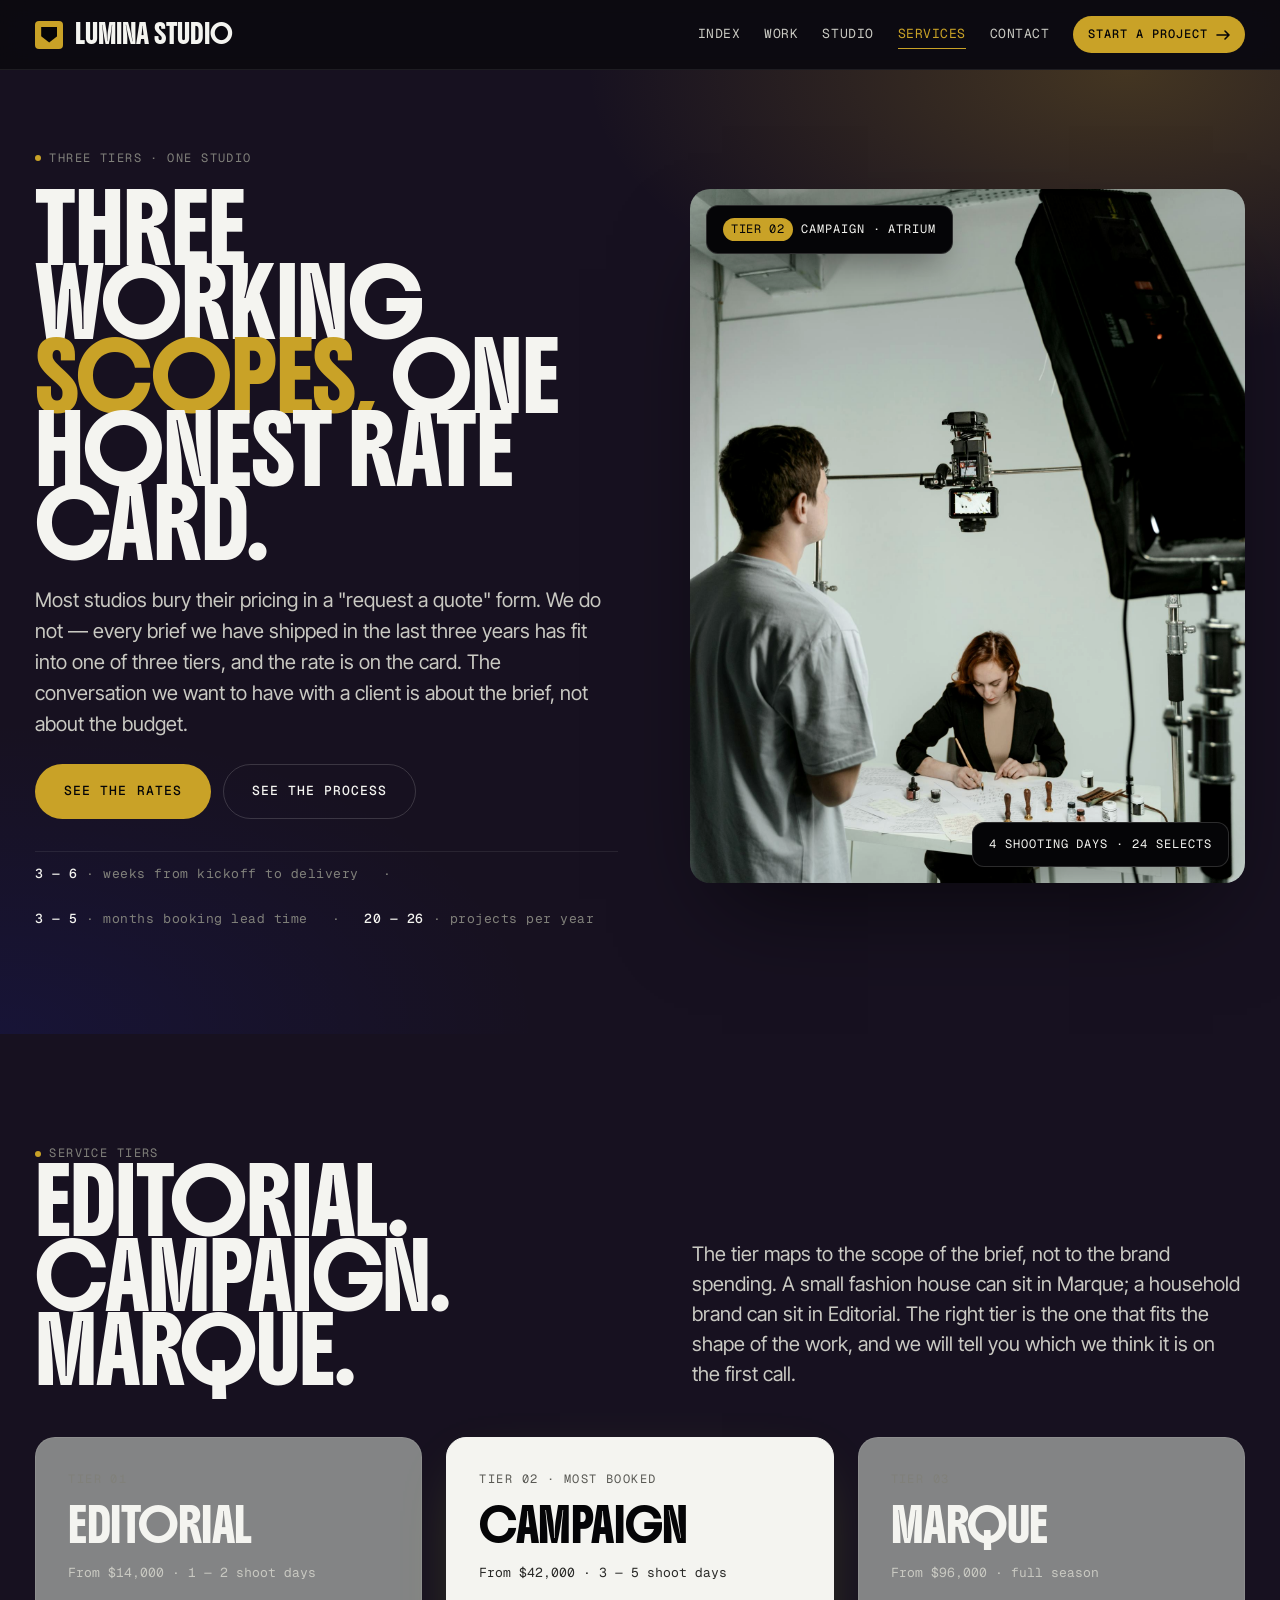
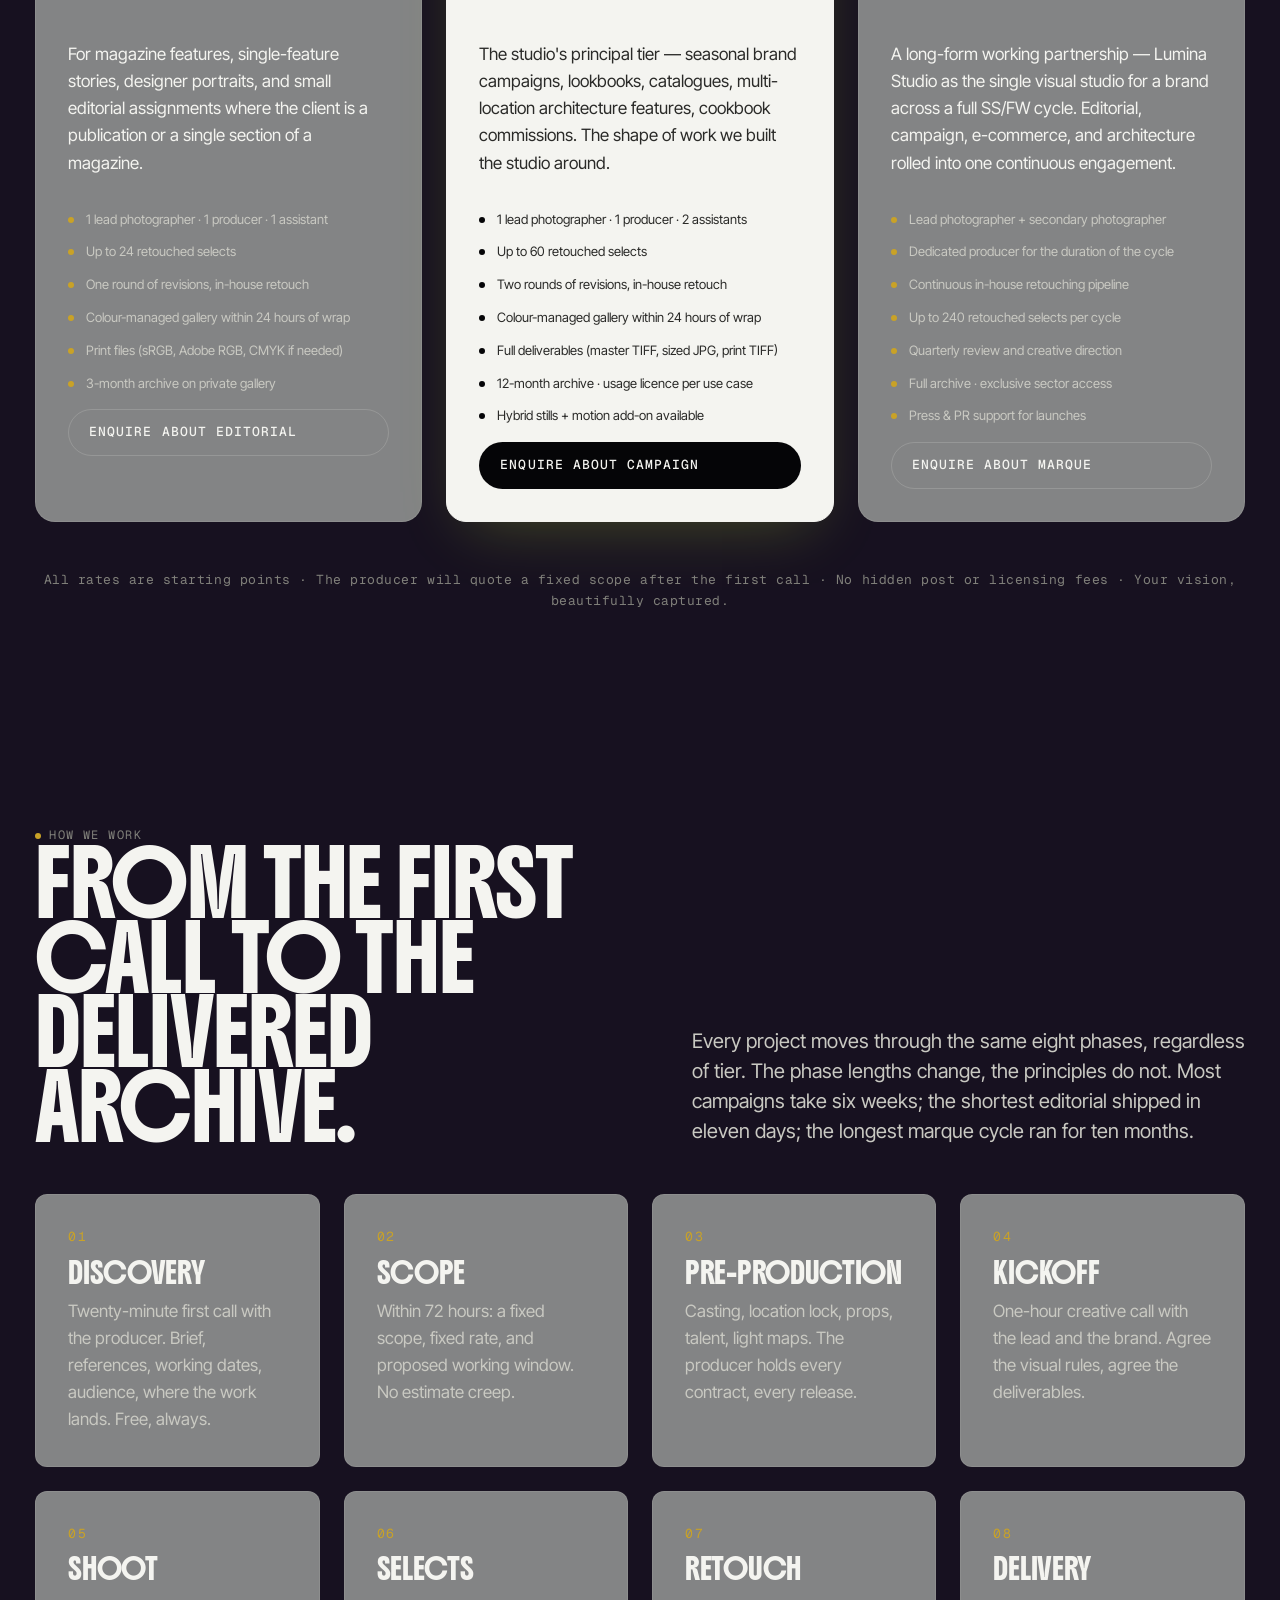
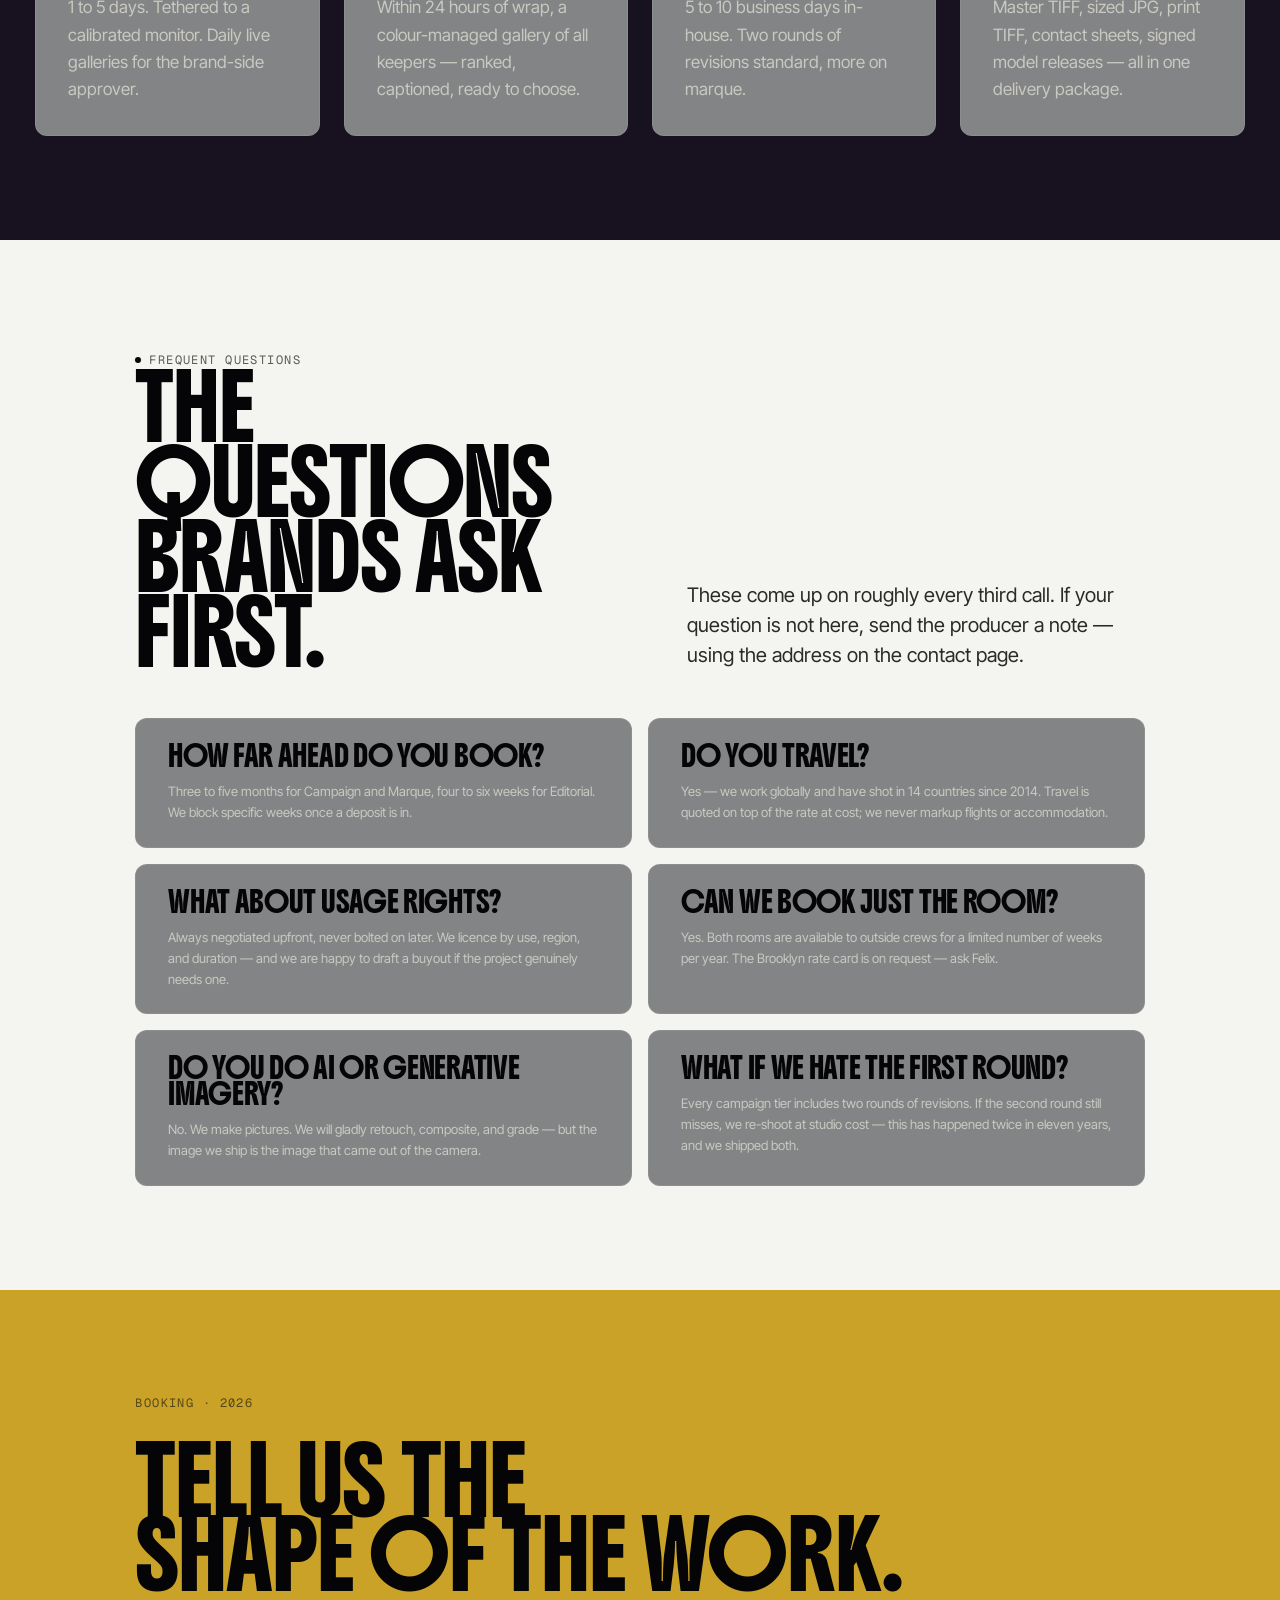
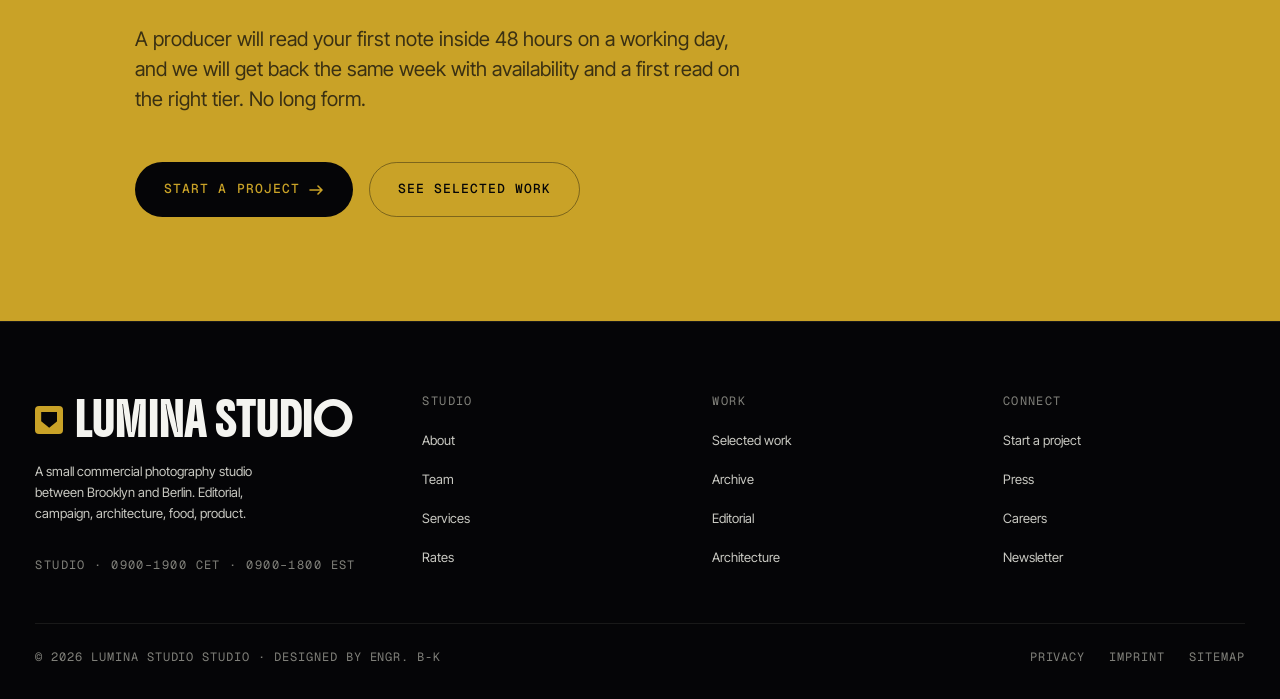
<file: Brivon-1.0.0/services.html>
<!doctype html>
<html lang="en">

<head>
  <meta charset="utf-8" />
  <meta name="viewport" content="width=device-width, initial-scale=1" />
  <title>Lumina Studio · Services &amp; Rates — Photography Studio HTML Template</title>
  <meta name="description"
    content="Lumina Studio's three-tier service offering — Editorial, Campaign, and Marque — with full process, rates, and FAQ. Booking three to five months ahead for 2026 campaigns." />
  <link rel="preconnect" href="https://fonts.googleapis.com" />
  <link rel="preconnect" href="https://fonts.gstatic.com" crossorigin />
  <link rel="stylesheet"
    href="https://fonts.googleapis.com/css2?family=Boldonse&family=Inter+Tight:wght@400;500;600;700&family=Geist+Mono:wght@400;500&display=swap" />
  <link rel="stylesheet" href="assets/css/styles.css" />
</head>

<body>
  <a class="skip-link" href="#main">Skip to content</a>

  <header class="site-header">
    <div class="container container--wide">
      <nav class="nav" aria-label="Primary">
        <a class="brand" href="index.html"><span class="brand-mark" aria-hidden="true"></span> Lumina Studio</a>
        <div class="nav-links" role="navigation">
          <a href="index.html">Index</a>
          <a href="work.html">Work</a>
          <a href="studio.html">Studio</a>
          <a href="services.html" aria-current="page">Services</a>
          <a href="contact.html">Contact</a>
        </div>
        <div class="nav-cta-row">
          <a href="contact.html" class="btn btn--primary btn--sm">Start a project
            <svg class="arrow" width="14" height="10" viewBox="0 0 14 10" fill="none" aria-hidden="true">
              <path d="M1 5h12m0 0L9 1m4 4L9 9" stroke="currentColor" stroke-width="1.6" stroke-linecap="round"
                stroke-linejoin="round" />
            </svg>
          </a>
          <button class="nav-toggle" aria-label="Open menu" aria-expanded="false" aria-controls="mobile-drawer"><span
              aria-hidden="true"></span></button>
        </div>
      </nav>
    </div>
  </header>

  <div class="mobile-drawer" id="mobile-drawer" aria-hidden="true">
    <button class="drawer-close" aria-label="Close menu">Close</button>
    <a href="index.html">Index</a>
    <a href="work.html">Work</a>
    <a href="studio.html">Studio</a>
    <a href="services.html">Services</a>
    <a href="contact.html">Contact</a>
  </div>

  <main id="main">

    <!-- Hero -->
    <section class="hero">
      <div class="container container--wide">
        <div class="hero-grid">
          <div class="hero-text">
            <span class="eyebrow"><span class="dot" aria-hidden="true"></span>Three tiers · One studio</span>
            <h1 class="hero-headline">
              Three working<br />
              <span class="lime">scopes,</span> one<br />
              honest rate card.
            </h1>
            <p class="hero-sub">
              Most studios bury their pricing in a "request a quote" form. We do not — every brief we have shipped in
              the last three years has fit into one of three tiers, and the rate is on the card. The conversation we
              want to have with a client is about the brief, not about the budget.
            </p>
            <div class="hero-cta-row">
              <a class="btn btn--primary btn--lg" href="#rates">See the rates</a>
              <a class="btn btn--ghost btn--lg" href="#process">See the process</a>
            </div>
            <div class="hero-meta">
              <span><strong>3 — 6</strong> · weeks from kickoff to delivery</span>
              <span aria-hidden="true">·</span>
              <span><strong>3 — 5</strong> · months booking lead time</span>
              <span aria-hidden="true">·</span>
              <span><strong>20 — 26</strong> · projects per year</span>
            </div>
          </div>
          <div class="hero-media">
            <img src="assets/img/services-hero.jpg"
              alt="A printed contact sheet of 12 medium-format frames laid out on a working table next to a calibrated monitor, the contact sheet marked with grease pencil." />
            <div class="floating-tag ft-top">
              <span class="pill">Tier 02</span>
              Campaign · ATRIUM
            </div>
            <div class="floating-tag ft-bottom">
              4 shooting days · 24 selects
            </div>
          </div>
        </div>
      </div>
    </section>

    <!-- Tiers -->
    <section id="rates">
      <div class="container container--wide">
        <div class="section-head">
          <div>
            <span class="eyebrow"><span class="dot" aria-hidden="true"></span>Service tiers</span>
            <h2>Editorial. Campaign.<br />Marque.</h2>
          </div>
          <p class="lede">
            The tier maps to the scope of the brief, not to the brand spending. A small fashion house can sit in Marque;
            a household brand can sit in Editorial. The right tier is the one that fits the shape of the work, and we
            will tell you which we think it is on the first call.
          </p>
        </div>

        <div class="tier-grid">
          <article class="tier-card">
            <span class="label">Tier 01</span>
            <h3>Editorial</h3>
            <span class="tier-meta">From $14,000 · 1 — 2 shoot days</span>
            <hr class="tier-divider" />
            <p>For magazine features, single-feature stories, designer portraits, and small editorial assignments where
              the client is a publication or a single section of a magazine.</p>
            <ul class="tier-list">
              <li>1 lead photographer · 1 producer · 1 assistant</li>
              <li>Up to 24 retouched selects</li>
              <li>One round of revisions, in-house retouch</li>
              <li>Colour-managed gallery within 24 hours of wrap</li>
              <li>Print files (sRGB, Adobe RGB, CMYK if needed)</li>
              <li>3-month archive on private gallery</li>
            </ul>
            <a class="btn btn--ghost" href="contact.html">Enquire about editorial</a>
          </article>

          <article class="tier-card featured">
            <span class="label">Tier 02 · most booked</span>
            <h3>Campaign</h3>
            <span class="tier-meta">From $42,000 · 3 — 5 shoot days</span>
            <hr class="tier-divider" />
            <p>The studio's principal tier — seasonal brand campaigns, lookbooks, catalogues, multi-location
              architecture features, cookbook commissions. The shape of work we built the studio around.</p>
            <ul class="tier-list">
              <li>1 lead photographer · 1 producer · 2 assistants</li>
              <li>Up to 60 retouched selects</li>
              <li>Two rounds of revisions, in-house retouch</li>
              <li>Colour-managed gallery within 24 hours of wrap</li>
              <li>Full deliverables (master TIFF, sized JPG, print TIFF)</li>
              <li>12-month archive · usage licence per use case</li>
              <li>Hybrid stills + motion add-on available</li>
            </ul>
            <a class="btn btn--dark" href="contact.html">Enquire about campaign</a>
          </article>

          <article class="tier-card">
            <span class="label">Tier 03</span>
            <h3>Marque</h3>
            <span class="tier-meta">From $96,000 · full season</span>
            <hr class="tier-divider" />
            <p>A long-form working partnership — Lumina Studio as the single visual studio for a brand across a full SS/FW
              cycle. Editorial, campaign, e-commerce, and architecture rolled into one continuous engagement.</p>
            <ul class="tier-list">
              <li>Lead photographer + secondary photographer</li>
              <li>Dedicated producer for the duration of the cycle</li>
              <li>Continuous in-house retouching pipeline</li>
              <li>Up to 240 retouched selects per cycle</li>
              <li>Quarterly review and creative direction</li>
              <li>Full archive · exclusive sector access</li>
              <li>Press &amp; PR support for launches</li>
            </ul>
            <a class="btn btn--ghost" href="contact.html">Enquire about marque</a>
          </article>
        </div>

        <p class="mono" style="text-align: center; color: var(--fg-mute); margin-top: var(--space-7);">
          All rates are starting points · The producer will quote a fixed scope after the first call · No hidden post or
          licensing fees · Your vision, beautifully captured.
        </p>
      </div>
    </section>

    <!-- Process -->
    <section id="process">
      <div class="container container--wide">
        <div class="section-head">
          <div>
            <span class="eyebrow"><span class="dot" aria-hidden="true"></span>How we work</span>
            <h2>From the first<br />call to the<br />delivered archive.</h2>
          </div>
          <p class="lede">
            Every project moves through the same eight phases, regardless of tier. The phase lengths change, the
            principles do not. Most campaigns take six weeks; the shortest editorial shipped in eleven days; the longest
            marque cycle ran for ten months.
          </p>
        </div>

        <div class="process-grid">
          <article class="process-card">
            <h3>Discovery</h3>
            <p>Twenty-minute first call with the producer. Brief, references, working dates, audience, where the work
              lands. Free, always.</p>
          </article>
          <article class="process-card">
            <h3>Scope</h3>
            <p>Within 72 hours: a fixed scope, fixed rate, and proposed working window. No estimate creep.</p>
          </article>
          <article class="process-card">
            <h3>Pre-production</h3>
            <p>Casting, location lock, props, talent, light maps. The producer holds every contract, every release.</p>
          </article>
          <article class="process-card">
            <h3>Kickoff</h3>
            <p>One-hour creative call with the lead and the brand. Agree the visual rules, agree the deliverables.</p>
          </article>
          <article class="process-card">
            <h3>Shoot</h3>
            <p>1 to 5 days. Tethered to a calibrated monitor. Daily live galleries for the brand-side approver.</p>
          </article>
          <article class="process-card">
            <h3>Selects</h3>
            <p>Within 24 hours of wrap, a colour-managed gallery of all keepers — ranked, captioned, ready to choose.
            </p>
          </article>
          <article class="process-card">
            <h3>Retouch</h3>
            <p>5 to 10 business days in-house. Two rounds of revisions standard, more on marque.</p>
          </article>
          <article class="process-card">
            <h3>Delivery</h3>
            <p>Master TIFF, sized JPG, print TIFF, contact sheets, signed model releases — all in one delivery package.
            </p>
          </article>
        </div>
      </div>
    </section>

    <!-- FAQ -->
    <section class="tile-section">
      <div class="container container--narrow">
        <div class="section-head">
          <div>
            <span class="eyebrow eyebrow--on-tile"><span class="dot" aria-hidden="true"></span>Frequent questions</span>
            <h2>The questions<br />brands ask first.</h2>
          </div>
          <p class="lede">
            These come up on roughly every third call. If your question is not here, send the producer a note — using the
            address on the contact page.
          </p>
        </div>

        <div class="faq-grid">
          <div class="faq-card">
            <h3>How far ahead do you book?</h3>
            <p>Three to five months for Campaign and Marque, four to six weeks for Editorial. We block specific weeks
              once a deposit is in.</p>
          </div>
          <div class="faq-card">
            <h3>Do you travel?</h3>
            <p>Yes — we work globally and have shot in 14 countries since 2014. Travel is quoted on top of the rate at
              cost; we never markup flights or accommodation.</p>
          </div>
          <div class="faq-card">
            <h3>What about usage rights?</h3>
            <p>Always negotiated upfront, never bolted on later. We licence by use, region, and duration — and we are
              happy to draft a buyout if the project genuinely needs one.</p>
          </div>
          <div class="faq-card">
            <h3>Can we book just the room?</h3>
            <p>Yes. Both rooms are available to outside crews for a limited number of weeks per year. The Brooklyn rate
              card is on request — ask Felix.</p>
          </div>
          <div class="faq-card">
            <h3>Do you do AI or generative imagery?</h3>
            <p>No. We make pictures. We will gladly retouch, composite, and grade — but the image we ship is the image
              that came out of the camera.</p>
          </div>
          <div class="faq-card">
            <h3>What if we hate the first round?</h3>
            <p>Every campaign tier includes two rounds of revisions. If the second round still misses, we re-shoot at
              studio cost — this has happened twice in eleven years, and we shipped both.</p>
          </div>
        </div>
      </div>
    </section>

    <!-- Closing -->
    <section class="closing-cta">
      <div class="container container--narrow">
        <span class="label" style="color: rgba(10,10,12,0.6);">Booking · 2026</span>
        <h2>Tell us the<br />shape of the work.</h2>
        <p class="lede">
          A producer will read your first note inside 48 hours on a working day, and we will get back the same week with
          availability and a first read on the right tier. No long form.
        </p>
        <div class="cta-row">
          <a class="btn btn--dark btn--lg" href="contact.html">Start a project
            <svg class="arrow" width="16" height="10" viewBox="0 0 14 10" fill="none" aria-hidden="true">
              <path d="M1 5h12m0 0L9 1m4 4L9 9" stroke="currentColor" stroke-width="1.6" stroke-linecap="round"
                stroke-linejoin="round" />
            </svg>
          </a>
          <a class="btn btn--ghost btn--lg" href="work.html">See selected work</a>
        </div>
      </div>
    </section>

  </main>

  <footer class="site-footer">
    <div class="container container--wide">
      <div class="footer-top">
        <div class="footer-brand">
          <span class="brand"><span class="brand-mark" aria-hidden="true"></span> Lumina Studio</span>
          <p>A small commercial photography studio between Brooklyn and Berlin. Editorial, campaign, architecture, food,
            product.</p>
          <span class="label">Studio · 0900–1900 CET · 0900–1800 EST</span>
        </div>
        <div>
          <h4>Studio</h4>
          <ul>
            <li><a href="studio.html">About</a></li>
            <li><a href="studio.html#team">Team</a></li>
            <li><a href="services.html">Services</a></li>
            <li><a href="services.html#rates">Rates</a></li>
          </ul>
        </div>
        <div>
          <h4>Work</h4>
          <ul>
            <li><a href="work.html">Selected work</a></li>
            <li><a href="work.html#archive">Archive</a></li>
            <li><a href="work.html#editorial">Editorial</a></li>
            <li><a href="work.html#architecture">Architecture</a></li>
          </ul>
        </div>
        <div>
          <h4>Connect</h4>
          <ul>
            <li><a href="contact.html">Start a project</a></li>
            <li><a href="contact.html#press">Press</a></li>
            <li><a href="contact.html#careers">Careers</a></li>
            <li><a href="#">Newsletter</a></li>
          </ul>
        </div>
      </div>
      <div class="footer-bottom">
        <span>© 2026 Lumina Studio Studio · Designed By Engr. B-K </a></span>
        <div class="footer-meta-links">
          <a href="#">Privacy</a>
          <a href="#">Imprint</a>
          <a href="#">Sitemap</a>
        </div>
      </div>
    </div>
  </footer>

  <script src="assets/js/site.js" defer></script>
</body>

</html>
</file>
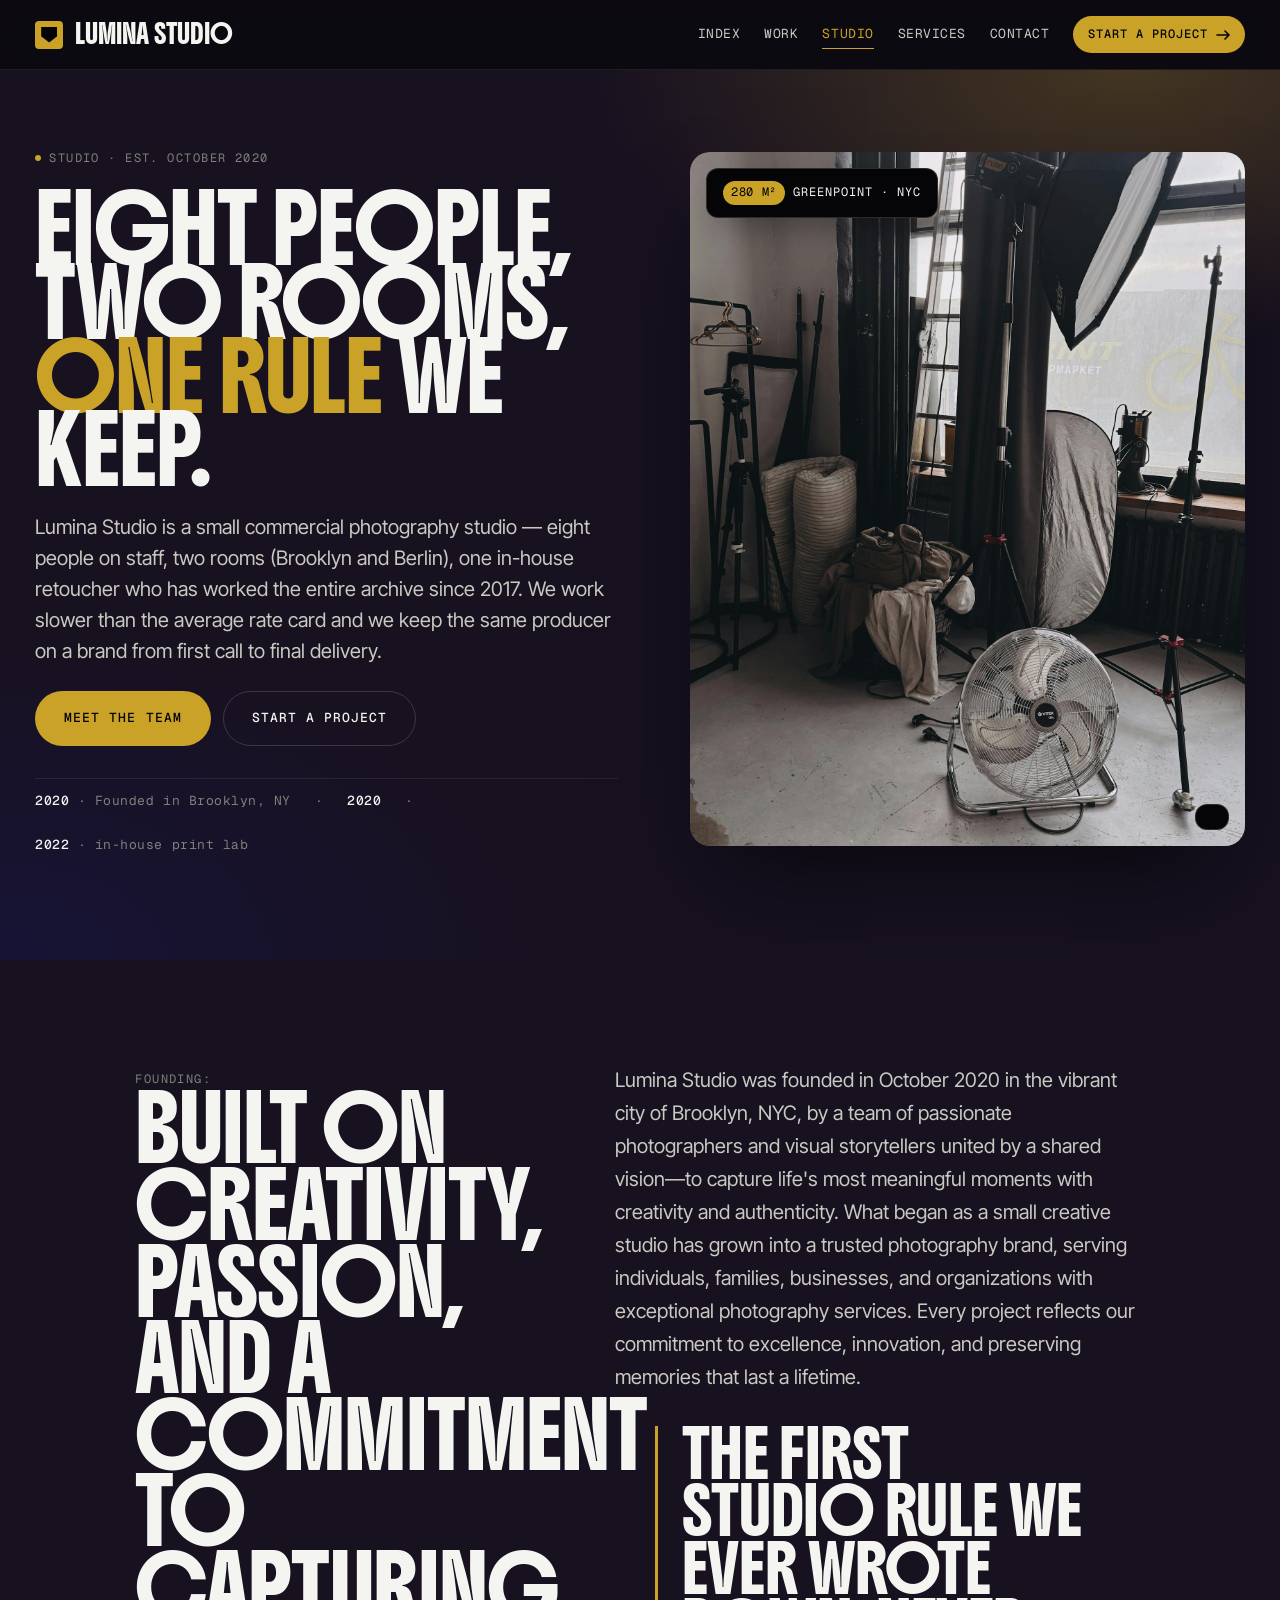
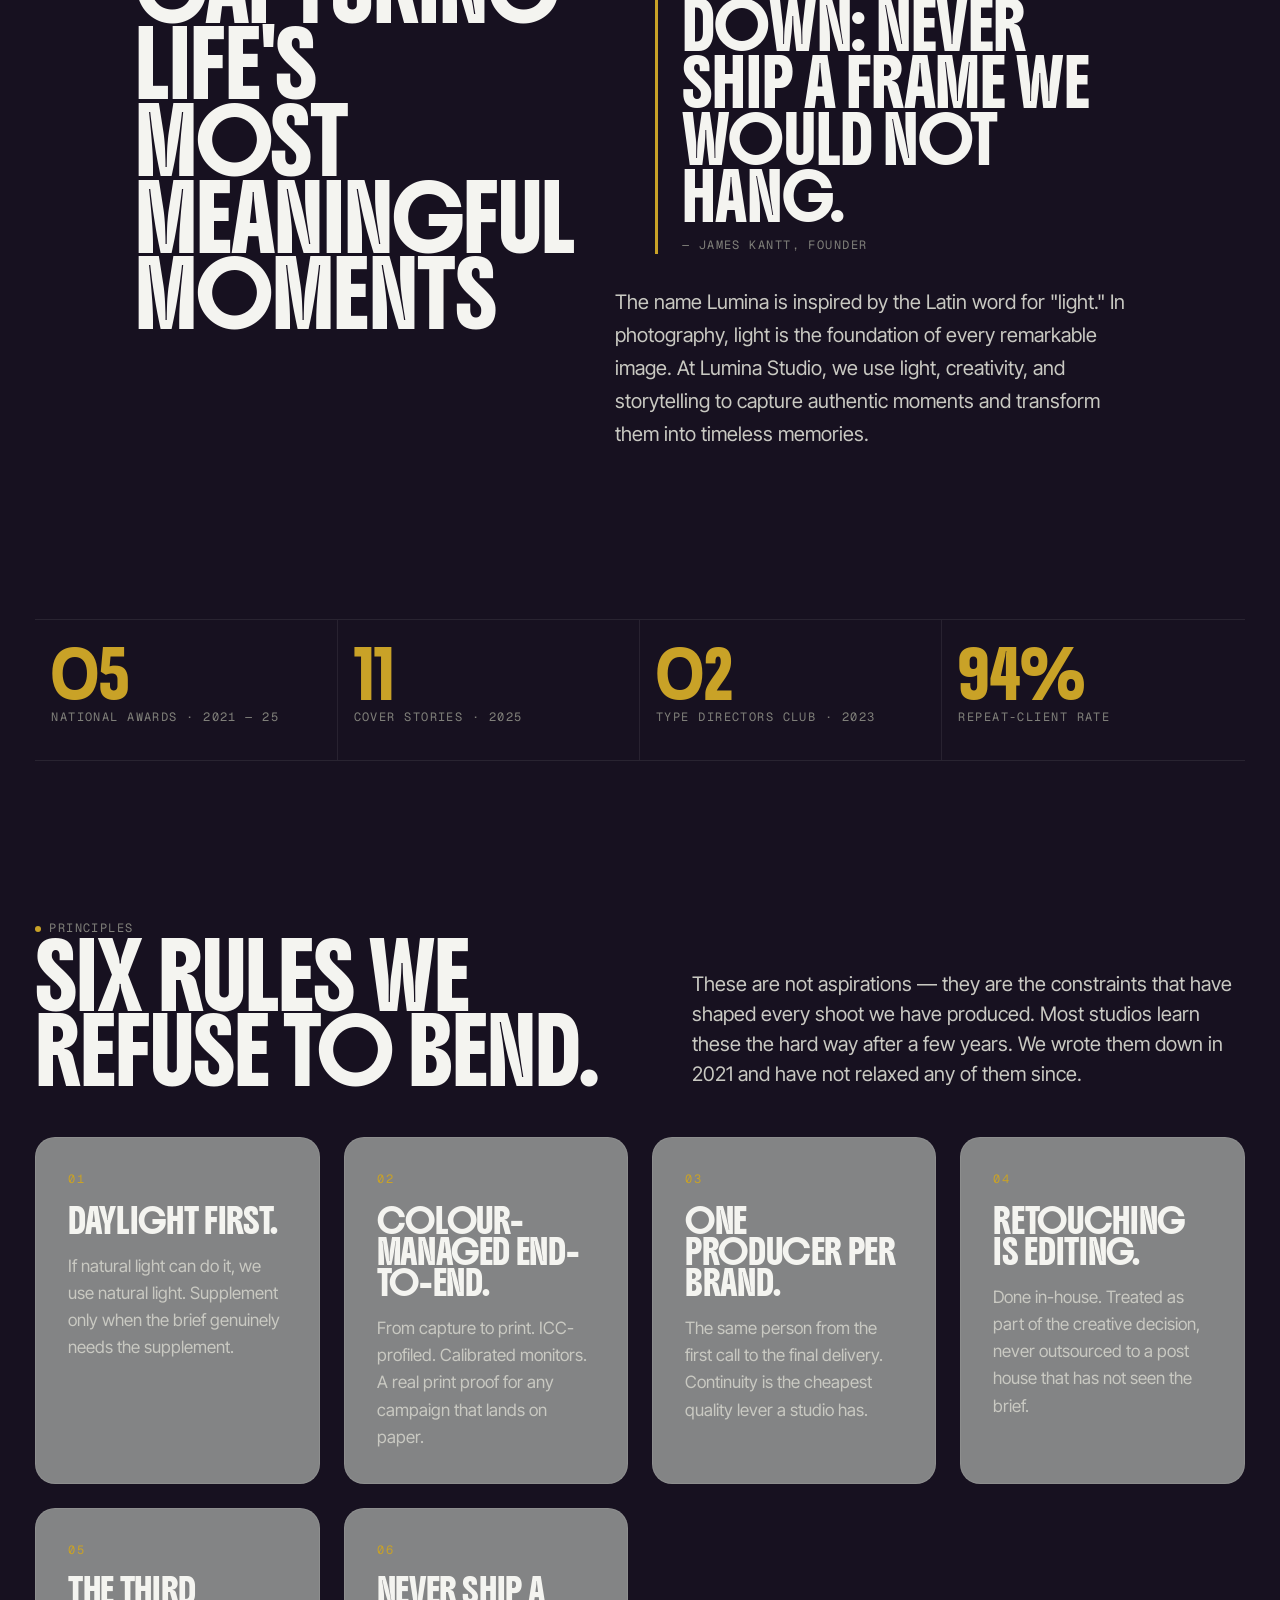
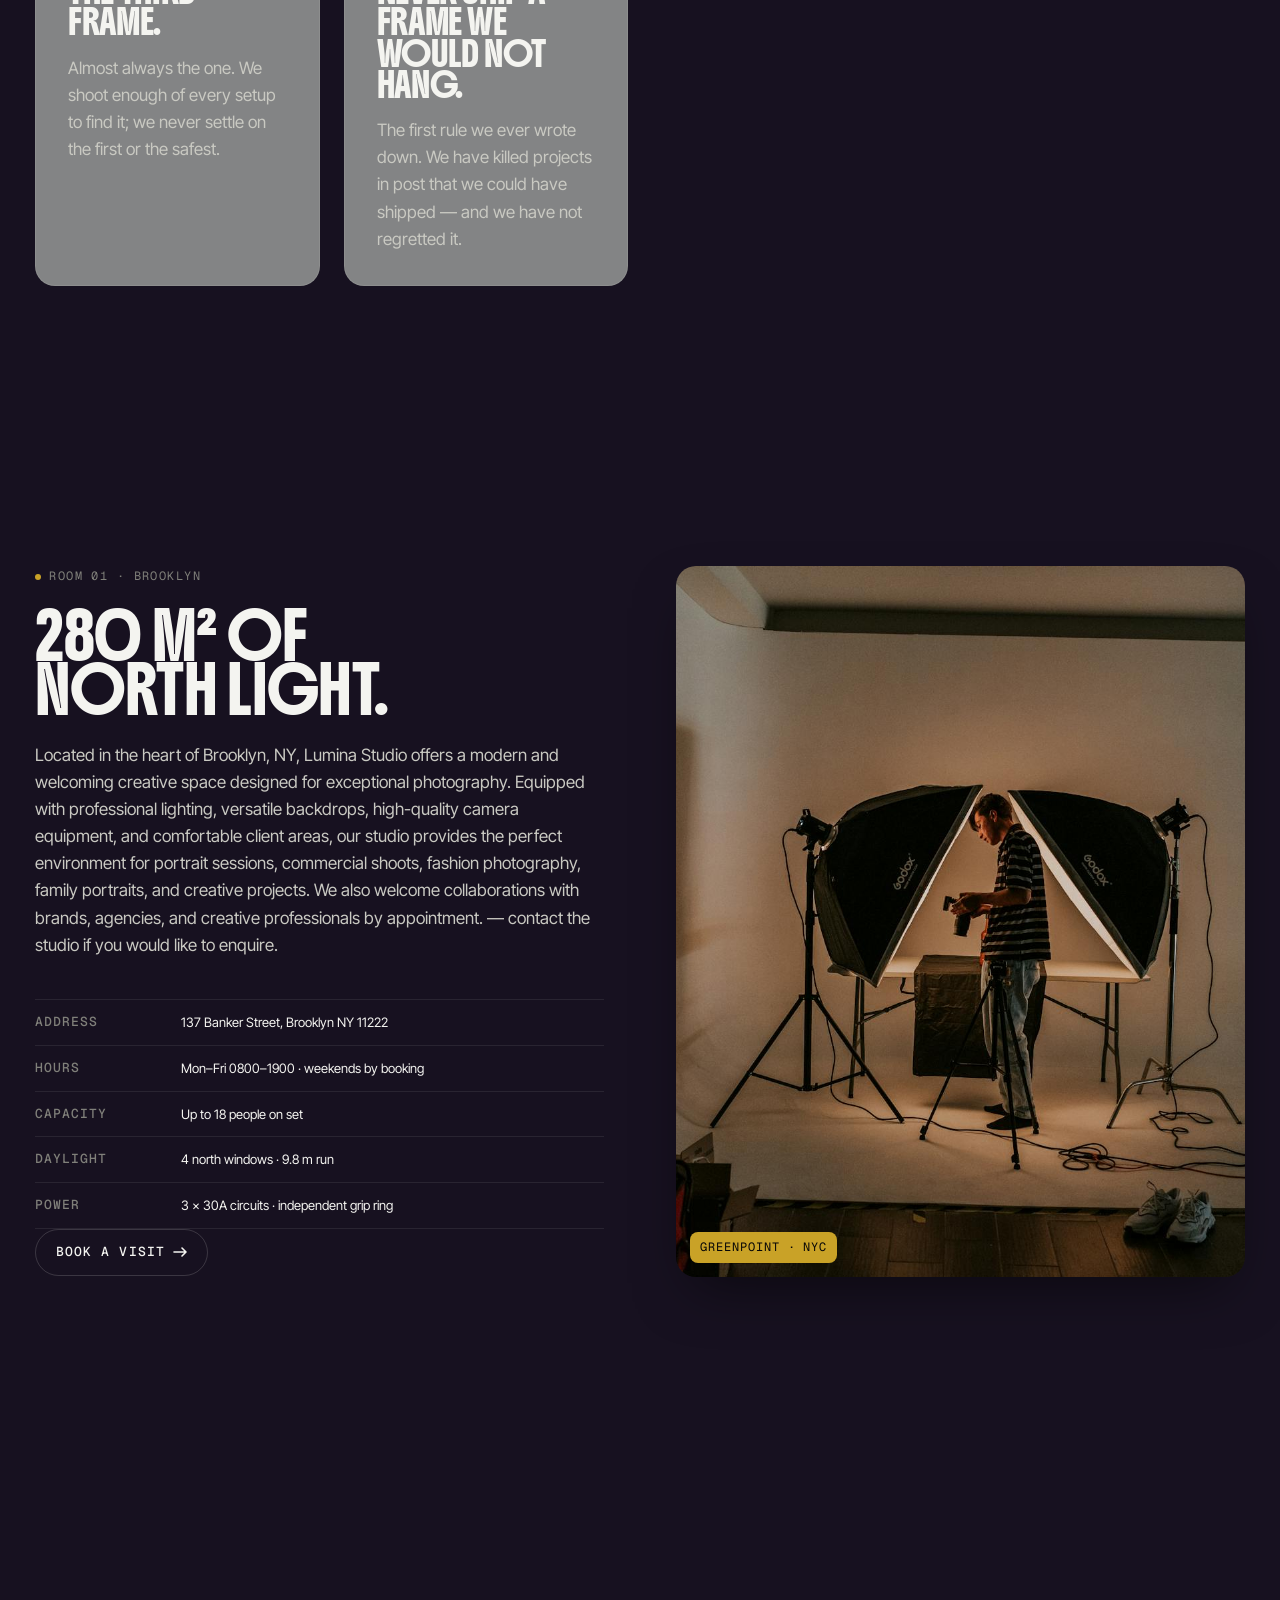
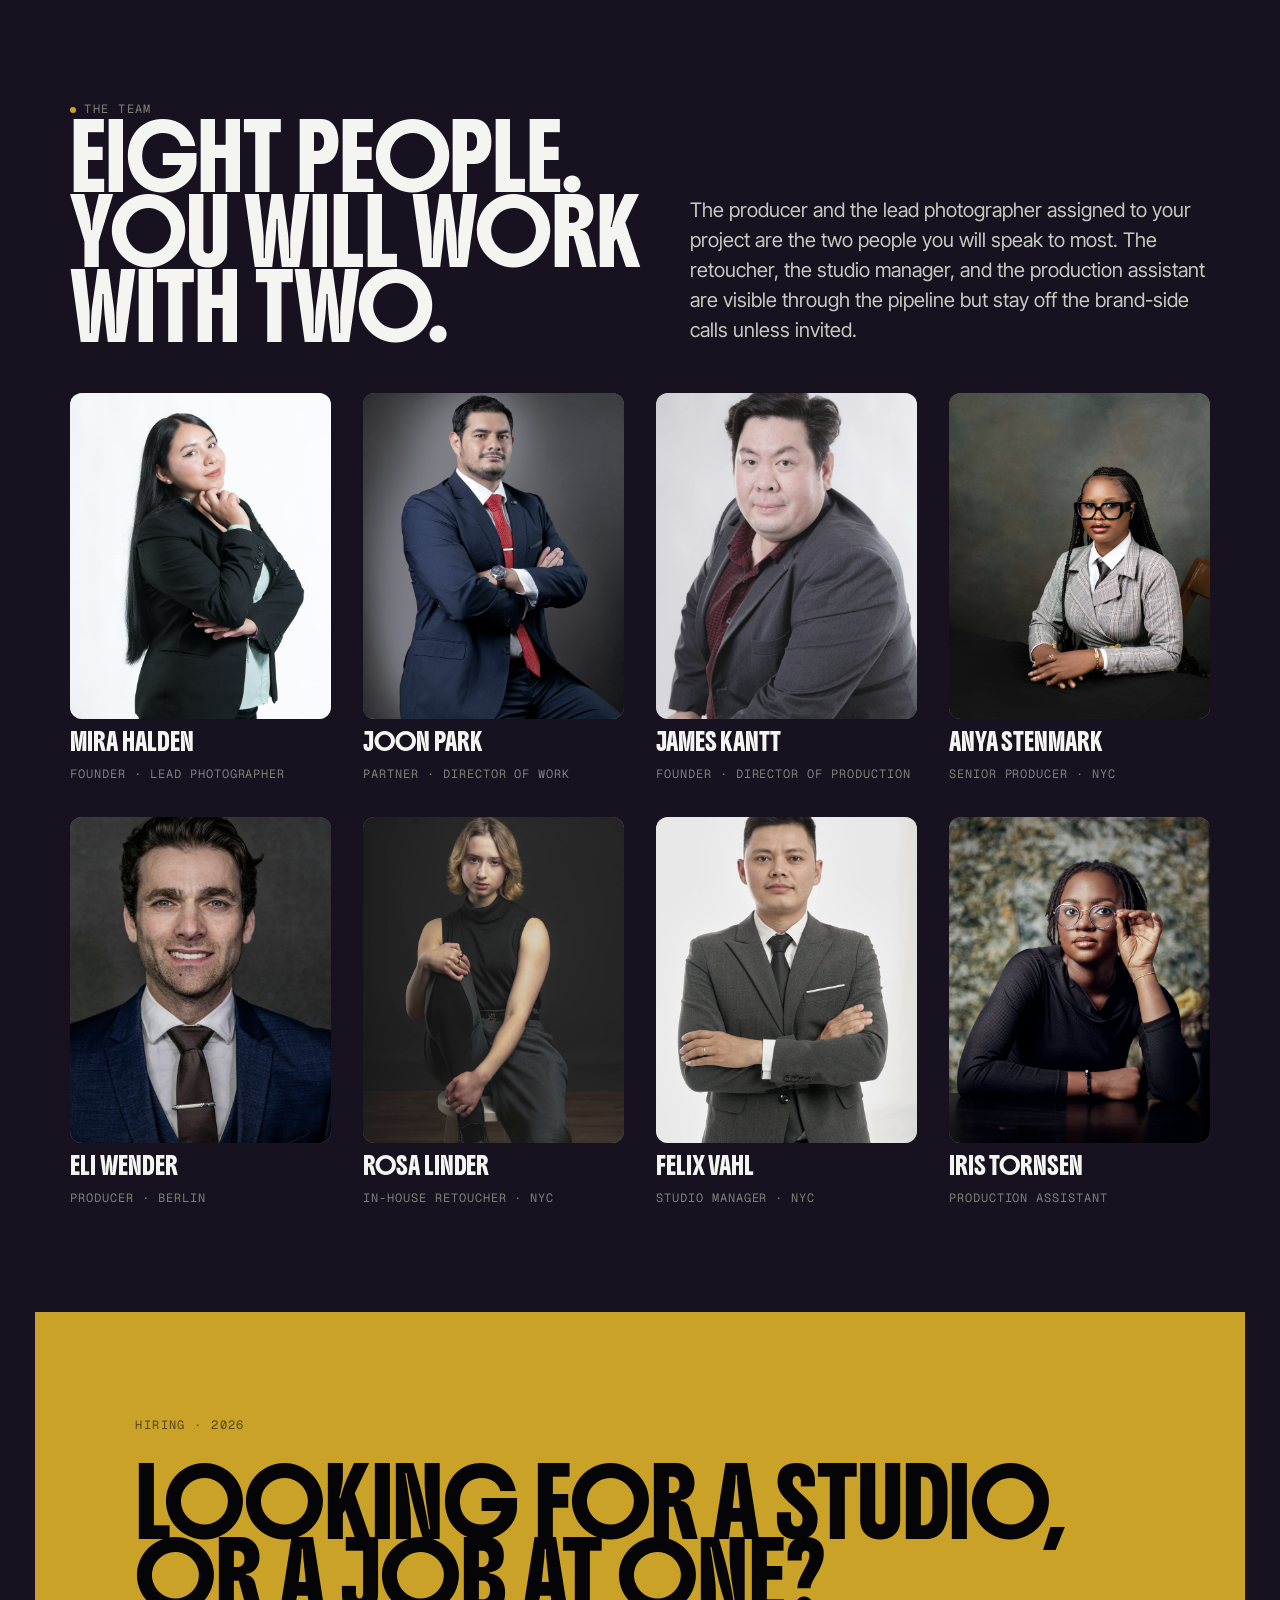
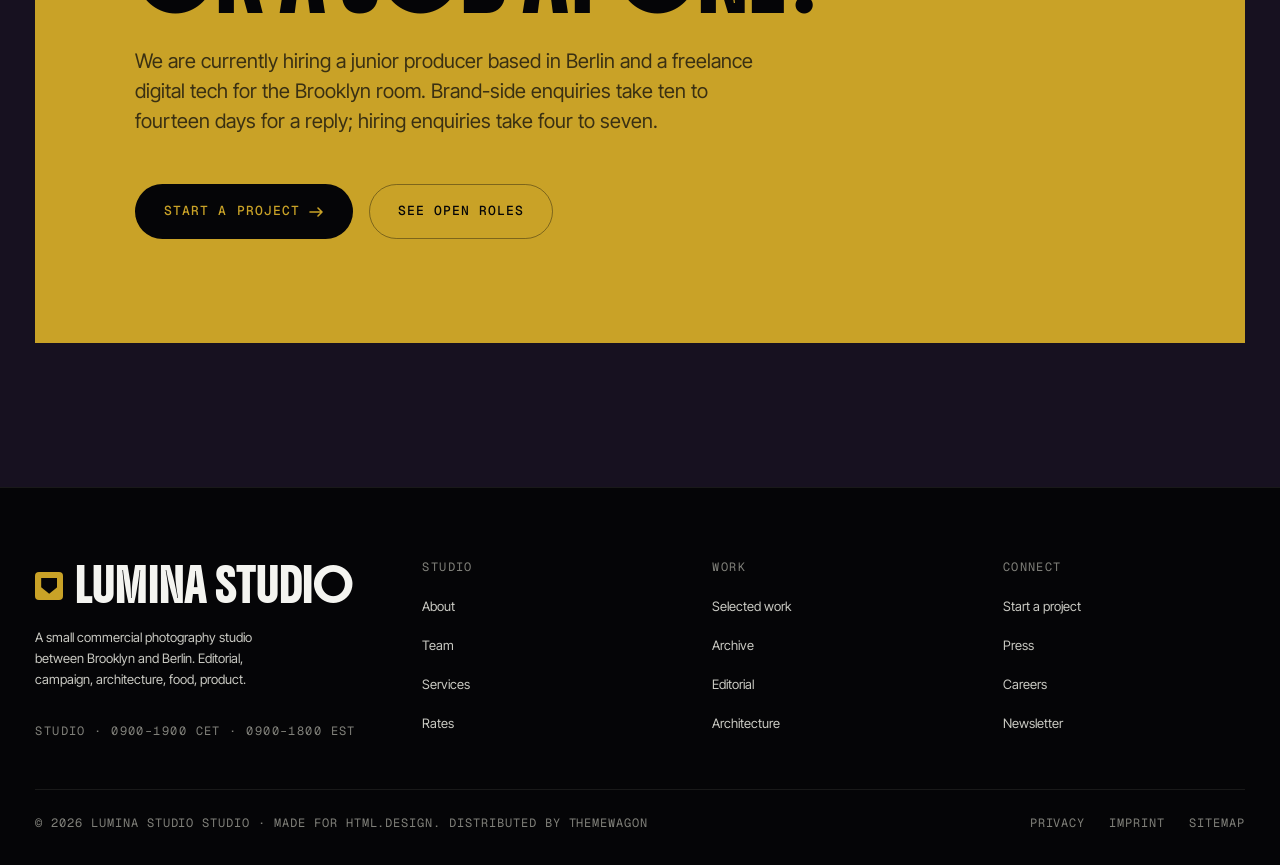
<file: Brivon-1.0.0/studio.html>
<!doctype html>
<html lang="en">

<head>
  <meta charset="utf-8" />
  <meta name="viewport" content="width=device-width, initial-scale=1" />
  <title>Lumina Studio · The Studio — Photography Studio HTML Template</title>
  <meta name="description"
    content="The Lumina Studio studio — founded in 2014, working out of Brooklyn and Berlin, eight people on staff, in-house retoucher, full grip and capture pipeline. About, team, principles, awards." />
  <link rel="preconnect" href="https://fonts.googleapis.com" />
  <link rel="preconnect" href="https://fonts.gstatic.com" crossorigin />
  <link rel="stylesheet"
    href="https://fonts.googleapis.com/css2?family=Boldonse&family=Inter+Tight:wght@400;500;600;700&family=Geist+Mono:wght@400;500&display=swap" />
  <link rel="stylesheet" href="assets/css/styles.css" />
</head>

<body>
  <a class="skip-link" href="#main">Skip to content</a>

  <header class="site-header">
    <div class="container container--wide">
      <nav class="nav" aria-label="Primary">
        <a class="brand" href="index.html"><span class="brand-mark" aria-hidden="true"></span> Lumina Studio</a>
        <div class="nav-links" role="navigation">
          <a href="index.html">Index</a>
          <a href="work.html">Work</a>
          <a href="studio.html" aria-current="page">Studio</a>
          <a href="services.html">Services</a>
          <a href="contact.html">Contact</a>
        </div>
        <div class="nav-cta-row">
          <a href="contact.html" class="btn btn--primary btn--sm">Start a project
            <svg class="arrow" width="14" height="10" viewBox="0 0 14 10" fill="none" aria-hidden="true">
              <path d="M1 5h12m0 0L9 1m4 4L9 9" stroke="currentColor" stroke-width="1.6" stroke-linecap="round"
                stroke-linejoin="round" />
            </svg>
          </a>
          <button class="nav-toggle" aria-label="Open menu" aria-expanded="false" aria-controls="mobile-drawer"><span
              aria-hidden="true"></span></button>
        </div>
      </nav>
    </div>
  </header>

  <div class="mobile-drawer" id="mobile-drawer" aria-hidden="true">
    <button class="drawer-close" aria-label="Close menu">Close</button>
    <a href="index.html">Index</a>
    <a href="work.html">Work</a>
    <a href="studio.html">Studio</a>
    <a href="services.html">Services</a>
    <a href="contact.html">Contact</a>
  </div>

  <main id="main">

    <!-- Hero -->
    <section class="hero">
      <div class="container container--wide">
        <div class="hero-grid">
          <div class="hero-text">
            <span class="eyebrow"><span class="dot" aria-hidden="true"></span>Studio · est. October 2020</span>
            <h1 class="hero-headline">
              Eight people,<br />
              two rooms,<br />
              <span class="lime">one rule</span> we keep.
            </h1>
            <p class="hero-sub">
              Lumina Studio is a small commercial photography studio — eight people on staff, two rooms (Brooklyn and Berlin),
              one in-house retoucher who has worked the entire archive since 2017. We work slower than the average rate
              card and we keep the same producer on a brand from first call to final delivery.
            </p>
            <div class="hero-cta-row">
              <a class="btn btn--primary btn--lg" href="#team">Meet the team</a>
              <a class="btn btn--ghost btn--lg" href="contact.html">Start a project</a>
            </div>
            <div class="hero-meta">
              <span><strong>2020</strong> · Founded in Brooklyn, NY</span>
              <span aria-hidden="true">·</span>
              <span><strong>2020</strong></span>
              <span aria-hidden="true">·</span>
              <span><strong>2022</strong> · in-house print lab</span>
            </div>
          </div>
          <div class="hero-media">
            <img src="assets/img/studio-hero.jpg"
              alt="The Brooklyn studio with a tall north window, a rolled grey seamless, and two stylists steaming a garment on a rolling rack." />
            <div class="floating-tag ft-top">
              <span class="pill">280 m²</span>
              GREENPOINT · NYC
            </div>
            <div class="floating-tag ft-bottom">
        
            </div>
          </div>
        </div>
      </div>
    </section>

    <!-- Founding chapter -->
    <section class="chapter">
      <div class="container container--narrow">
        <div class="chapter-grid">
          <div>
            <span class="label"> Founding:</span>
            <h2>Built on creativity, passion, and a commitment to capturing life's most meaningful moments</h2>
          </div>
          <div class="chapter-body">
            <p>
Lumina Studio was founded in October 2020 in the vibrant city of Brooklyn, NYC, by a team of passionate photographers and visual storytellers united by a shared vision—to capture life's most meaningful moments with creativity and authenticity. What began as a small creative studio has grown into a trusted photography brand, serving individuals, families, businesses, and organizations with exceptional photography services. Every project reflects our commitment to excellence, innovation, and preserving memories that last a lifetime.            </p>
            <blockquote class="pull-quote">
              The first studio rule we ever wrote down: never ship a frame we would not hang.
              <cite>— James Kantt, Founder</cite>
            </blockquote>
            <p>
              The name Lumina is inspired by the Latin word for "light." In photography, light is the foundation of every remarkable image. At Lumina Studio, we use light, creativity, and storytelling to capture authentic moments and transform them into timeless memories.
            </p>
            <p>
          
            </p>
          </div>
        </div>
      </div>
    </section>

    <!-- Awards strip -->
    <section class="compact">
      <div class="container container--wide">
        <div class="awards-strip">
          <div class="award-cell">
            <div class="award-num">05</div>
            <div class="award-label">National Awards · 2021 — 25</div>
          </div>
          <div class="award-cell">
            <div class="award-num">11</div>
            <div class="award-label">Cover stories · 2025</div>
          </div>
          <div class="award-cell">
            <div class="award-num">02</div>
            <div class="award-label">Type Directors Club · 2023</div>
          </div>
          <div class="award-cell">
            <div class="award-num">94%</div>
            <div class="award-label">Repeat-client rate</div>
          </div>
        </div>
      </div>
    </section>

    <!-- Principles (cap-bento reuse) -->
    <section>
      <div class="container container--wide">
        <div class="section-head">
          <div>
            <span class="eyebrow"><span class="dot" aria-hidden="true"></span>Principles</span>
            <h2>Six rules we<br />refuse to bend.</h2>
          </div>
          <p class="lede">
            These are not aspirations — they are the constraints that have shaped every shoot we have produced. Most
            studios learn these the hard way after a few years. We wrote them down in 2021 and have not relaxed any of
            them since.
          </p>
        </div>

        <div class="cap-bento">
          <article class="cap-card cap-card--std">
            <span class="cap-num">01</span>
            <h3>Daylight first.</h3>
            <p>If natural light can do it, we use natural light. Supplement only when the brief genuinely needs the
              supplement.</p>
          </article>

          <article class="cap-card cap-card--std">
            <span class="cap-num">02</span>
            <h3>Colour-managed end-to-end.</h3>
            <p>From capture to print. ICC-profiled. Calibrated monitors. A real print proof for any campaign that lands
              on paper.</p>
          </article>

          <article class="cap-card cap-card--std">
            <span class="cap-num">03</span>
            <h3>One producer per brand.</h3>
            <p>The same person from the first call to the final delivery. Continuity is the cheapest quality lever a
              studio has.</p>
          </article>

          <article class="cap-card cap-card--std">
            <span class="cap-num">04</span>
            <h3>Retouching is editing.</h3>
            <p>Done in-house. Treated as part of the creative decision, never outsourced to a post house that has not
              seen the brief.</p>
          </article>

          <article class="cap-card cap-card--std">
            <span class="cap-num">05</span>
            <h3>The third frame.</h3>
            <p>Almost always the one. We shoot enough of every setup to find it; we never settle on the first or the
              safest.</p>
          </article>

          <article class="cap-card cap-card--std">
            <span class="cap-num">06</span>
            <h3>Never ship a frame we<br />would not hang.</h3>
            <p>The first rule we ever wrote down. We have killed projects in post that we could have shipped — and we
              have not regretted it.</p>
          </article>
        </div>
      </div>
    </section>

    <!-- Split: rooms -->
    <section class="snug">
      <div class="container container--wide">
        <div class="split">
          <div class="split-text">
            <span class="eyebrow"><span class="dot" aria-hidden="true"></span>Room 01 · Brooklyn</span>
            <h2>280 m² of<br />north light.</h2>
            <p>
              Located in the heart of Brooklyn, NY, Lumina Studio offers a modern and welcoming creative space designed for exceptional photography. Equipped with professional lighting, versatile backdrops, high-quality camera equipment, and comfortable client areas, our studio provides the perfect environment for portrait sessions, commercial shoots, fashion photography, family portraits, and creative projects. We also welcome collaborations with brands, agencies, and creative professionals by appointment. — contact the studio if you would like to enquire.
            </p>
            <ul class="split-fact-list">
              <li><b>Address</b><span>137 Banker Street, Brooklyn NY 11222</span></li>
              <li><b>Hours</b><span>Mon–Fri 0800–1900 · weekends by booking</span></li>
              <li><b>Capacity</b><span>Up to 18 people on set</span></li>
              <li><b>Daylight</b><span>4 north windows · 9.8 m run</span></li>
              <li><b>Power</b><span>3 × 30A circuits · independent grip ring</span></li>
            
            <a class="btn btn--ghost" href="contact.html">Book a visit
              <svg class="arrow" width="14" height="10" viewBox="0 0 14 10" fill="none" aria-hidden="true">
                <path d="M1 5h12m0 0L9 1m4 4L9 9" stroke="currentColor" stroke-width="1.6" stroke-linecap="round"
                  stroke-linejoin="round" />
              </svg>
            </a>
          </div>
          <div class="split-img">
            <img src="assets/img/studio-brooklyn.jpg"
              alt="A wide view of the Brooklyn studio — tall north windows, polished concrete floor, a single grey seamless rolled down at the back wall." />
            <span class="ft-corner">Greenpoint · NYC</span>
          </div>
        </div>
      </div>

    <section class="snug" style="padding-top: 0;">
      <div class="container container--wide">
        <div class="split split--reverse">
          <div class="split-text">
            <span class="eyebrow"><span class= aria-hidden="true"></span></h2>
              
            <ul class="split-fact-list">
            <span class="ft-corner"></span>

        </div>
      </div>

    <!-- Team -->
    <section id="team">
      <div class="container container--wide">
        <div class="section-head">
          <div>
            <span class="eyebrow"><span class="dot" aria-hidden="true"></span>The team</span>
            <h2>Eight people.<br />You will work<br />with two.</h2>
          </div>
          <p class="lede">
            The producer and the lead photographer assigned to your project are the two people you will speak to most.
            The retoucher, the studio manager, and the production assistant are visible through the pipeline but stay
            off the brand-side calls unless invited.
          </p>
        </div>

        <div class="team-grid">
          <div class="team-card">
            <div class="t-img"><img src="assets/img/team-mira.jpg"
                alt="Studio portrait of Mira Halden, founder of Lumina Studio, in a navy linen overshirt." /></div>
            <h3>Mira Halden</h3>
            <div class="t-role">Founder · Lead photographer</div>
          </div>
          <div class="team-card">
            <div class="t-img"><img src="assets/img/team-joon.jpg"
                alt="Studio portrait of Joon Park, partner and director, in a charcoal jumper against a grey backdrop." />
            </div>
            <h3>Joon Park</h3>
            <div class="t-role">Partner · Director of work</div>
          </div>
          <div class="team-card">
            <div class="t-img"><img src="assets/img/team-tomas.jpg"
                alt="Studio portrait of James Kantt, founder, in a grey overcoat against a Brooklyn brick wall." />
            </div>
            <h3>James Kantt</h3>
            <div class="t-role">Founder · Director of production</div>
          </div>
          <div class="team-card">
            <div class="t-img"><img src="assets/img/team-anya.jpg"
                alt="Studio portrait of Anya Stenmark, senior producer, with a calm expression in raking afternoon light." />
            </div>
            <h3>Anya Stenmark</h3>
            <div class="t-role">Senior producer · NYC</div>
          </div>
          <div class="team-card">
            <div class="t-img"><img src="assets/img/team-eli.jpg"
                alt="Studio portrait of Eli Wender, producer, in a denim shirt against the Berlin studio's concrete wall." />
            </div>
            <h3>Eli Wender</h3>
            <div class="t-role">Producer · Berlin</div>
          </div>
          <div class="team-card">
            <div class="t-img"><img src="assets/img/team-rosa.jpg"
                alt="Studio portrait of Rosa Linder, in-house retoucher, with a serious expression in soft window light." />
            </div>
            <h3>Rosa Linder</h3>
            <div class="t-role">In-house retoucher · NYC</div>
          </div>
          <div class="team-card">
            <div class="t-img"><img src="assets/img/team-felix.jpg"
                alt="Studio portrait of Felix Vahl, studio manager, in a Lumina Studio-branded apron in the Brooklyn working kitchen." />
            </div>
            <h3>Felix Vahl</h3>
            <div class="t-role">Studio manager · NYC</div>
          </div>
          <div class="team-card">
            <div class="t-img"><img src="assets/img/team-iris.jpg"
                alt="Studio portrait of Iris Tornsen, production assistant, in a navy linen overshirt with a slight smile." />
            </div>
            <h3>Iris Tornsen</h3>
            <div class="t-role">Production assistant</div>
          </div>
        </div>
      </div>
    </section>

    <!-- Closing -->
    <section class="closing-cta">
      <div class="container container--narrow">
        <span class="label" style="color: rgba(10,10,12,0.6);">Hiring · 2026</span>
        <h2>Looking for a studio,<br />or a job at one?</h2>
        <p class="lede">
          We are currently hiring a junior producer based in Berlin and a freelance digital tech for the Brooklyn room.
          Brand-side enquiries take ten to fourteen days for a reply; hiring enquiries take four to seven.
        </p>
        <div class="cta-row">
          <a class="btn btn--dark btn--lg" href="contact.html">Start a project
            <svg class="arrow" width="16" height="10" viewBox="0 0 14 10" fill="none" aria-hidden="true">
              <path d="M1 5h12m0 0L9 1m4 4L9 9" stroke="currentColor" stroke-width="1.6" stroke-linecap="round"
                stroke-linejoin="round" />
            </svg>
          </a>
          <a class="btn btn--ghost btn--lg" href="contact.html#careers">See open roles</a>
        </div>
      </div>
    </section>

  </main>

  <footer class="site-footer">
    <div class="container container--wide">
      <div class="footer-top">
        <div class="footer-brand">
          <span class="brand"><span class="brand-mark" aria-hidden="true"></span> Lumina Studio</span>
          <p>A small commercial photography studio between Brooklyn and Berlin. Editorial, campaign, architecture, food,
            product.</p>
          <span class="label">Studio · 0900–1900 CET · 0900–1800 EST</span>
        </div>
        <div>
          <h4>Studio</h4>
          <ul>
            <li><a href="studio.html">About</a></li>
            <li><a href="studio.html#team">Team</a></li>
            <li><a href="services.html">Services</a></li>
            <li><a href="services.html#rates">Rates</a></li>
          </ul>
        </div>
        <div>
          <h4>Work</h4>
          <ul>
            <li><a href="work.html">Selected work</a></li>
            <li><a href="work.html#archive">Archive</a></li>
            <li><a href="work.html#editorial">Editorial</a></li>
            <li><a href="work.html#architecture">Architecture</a></li>
          </ul>
        </div>
        <div>
          <h4>Connect</h4>
          <ul>
            <li><a href="contact.html">Start a project</a></li>
            <li><a href="contact.html#press">Press</a></li>
            <li><a href="contact.html#careers">Careers</a></li>
            <li><a href="#">Newsletter</a></li>
          </ul>
        </div>
      </div>
      <div class="footer-bottom">
        <span>© 2026 Lumina Studio Studio · Made for html.design. Distributed by <a href="https://themewagon.com/"
            target="_blank">ThemeWagon</a></span>
        <div class="footer-meta-links">
          <a href="#">Privacy</a>
          <a href="#">Imprint</a>
          <a href="#">Sitemap</a>
        </div>
      </div>
    </div>
  </footer>

  <script src="assets/js/site.js" defer></script>
</body>

</html>
</file>
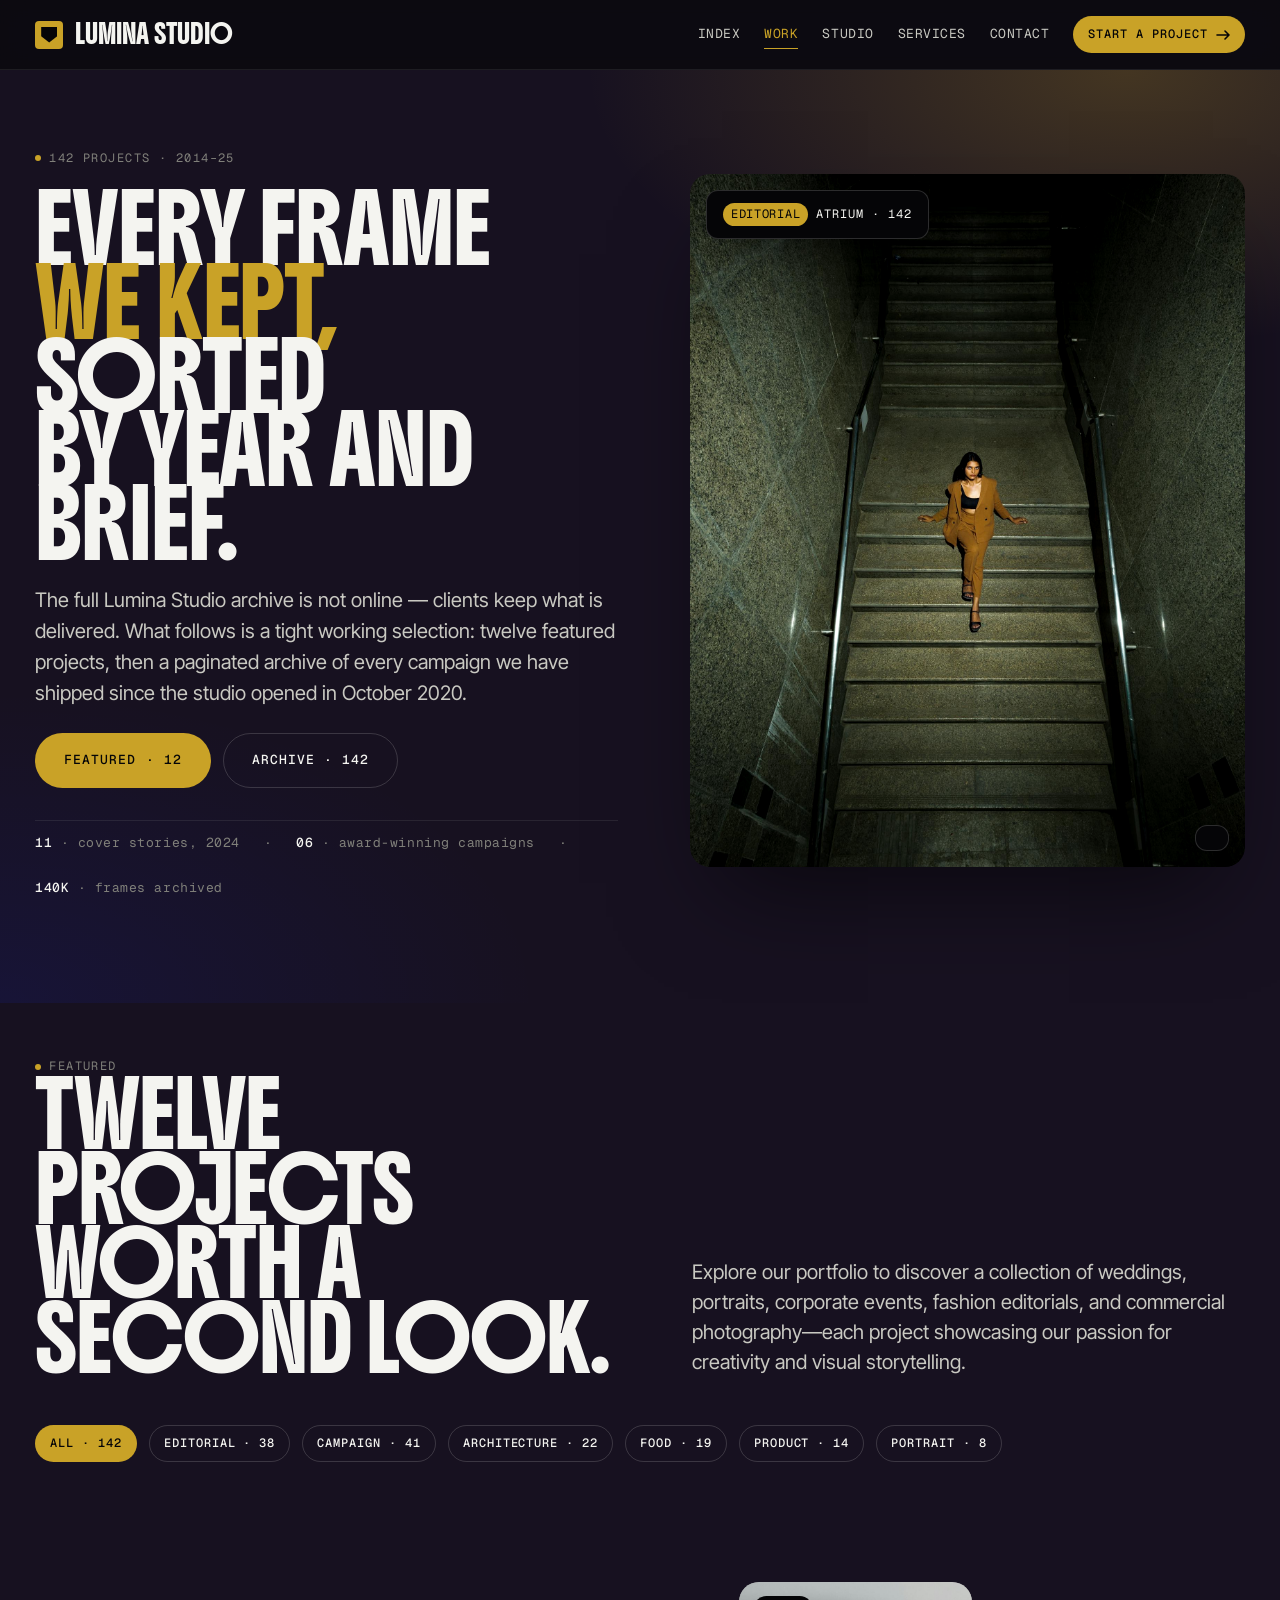
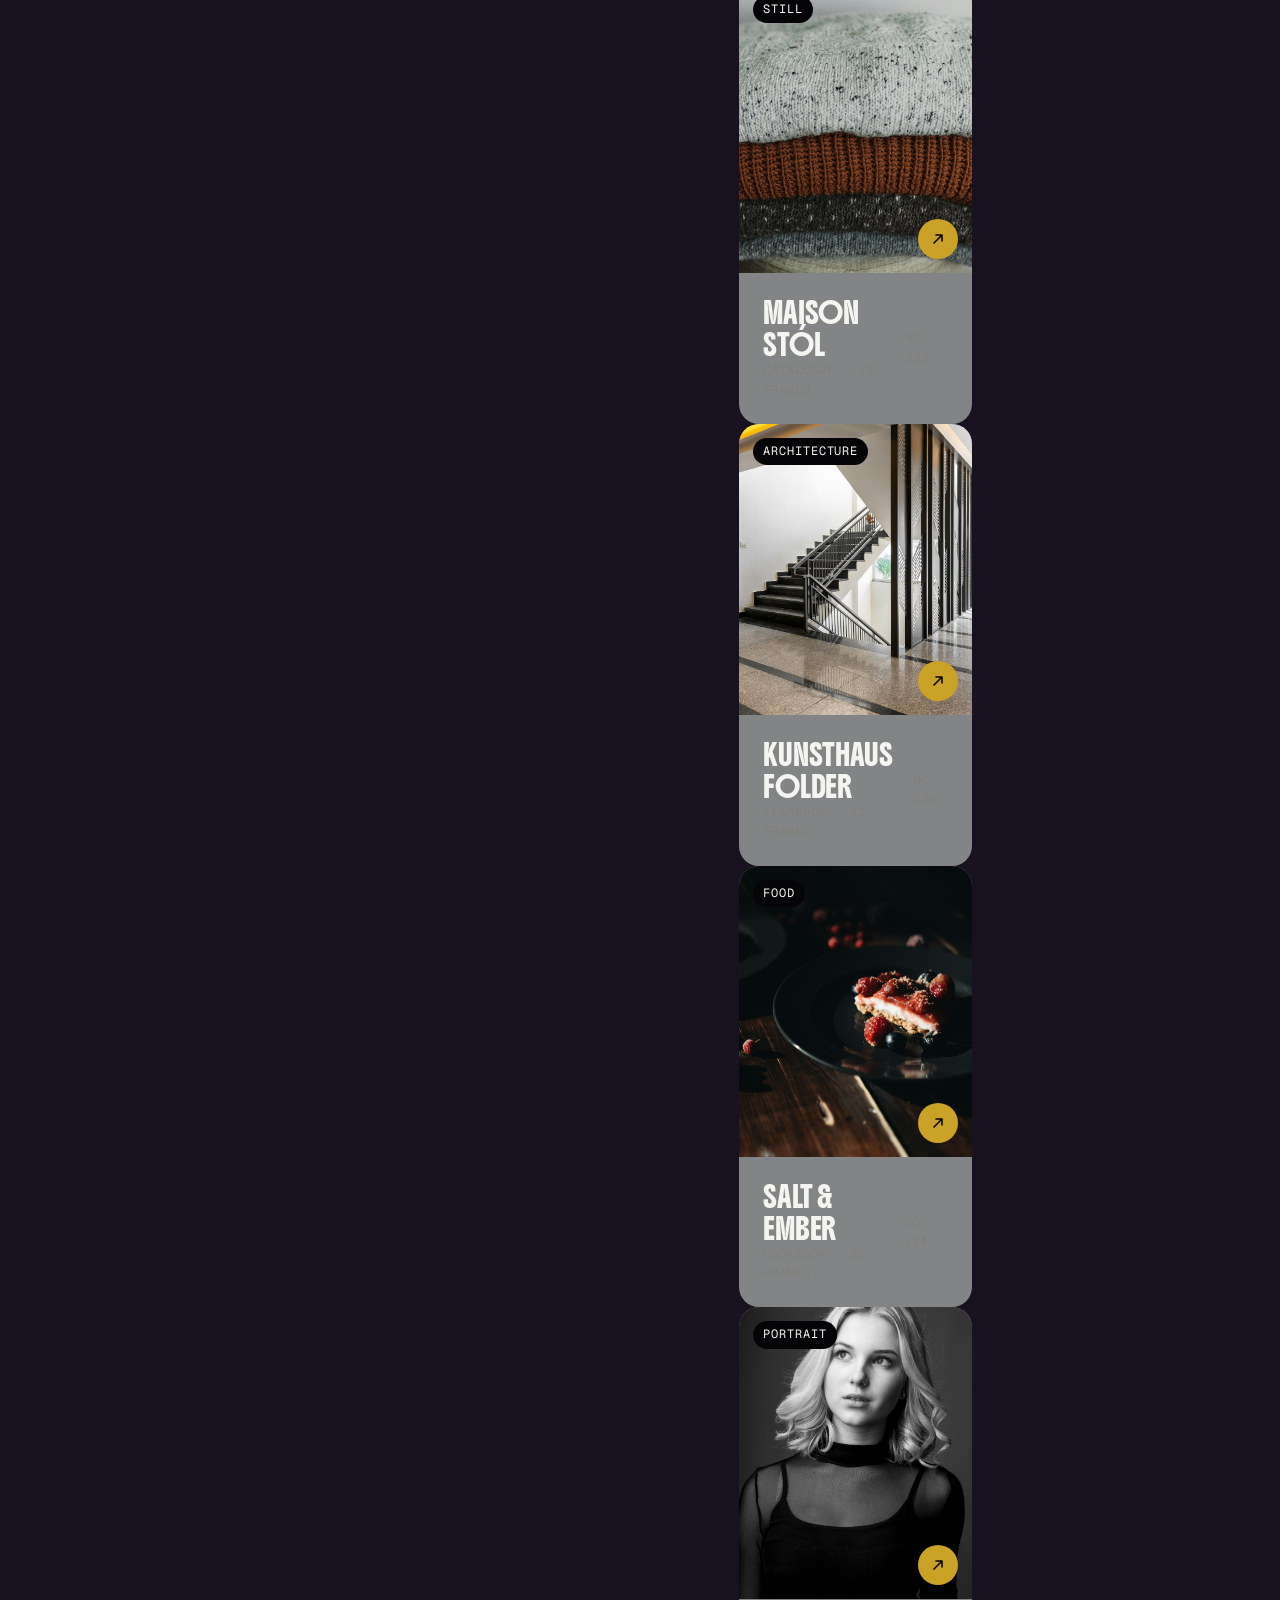
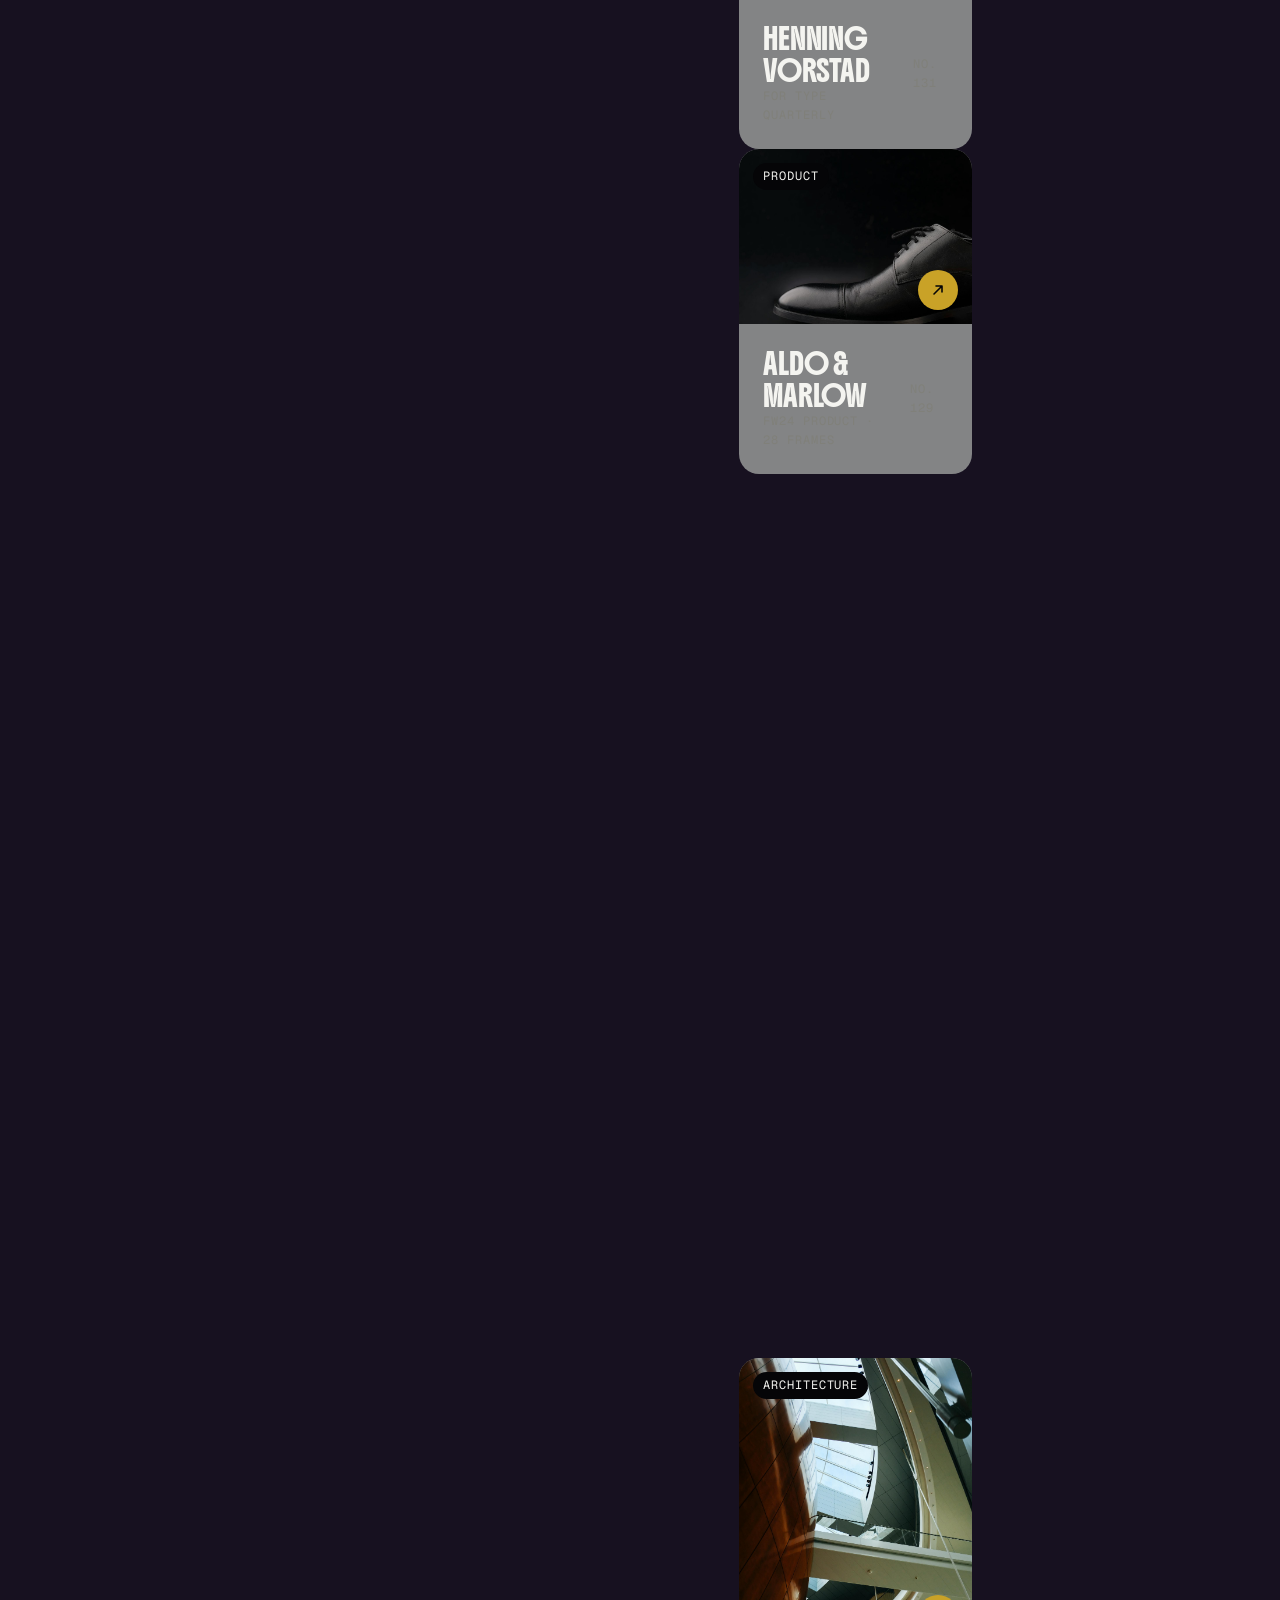
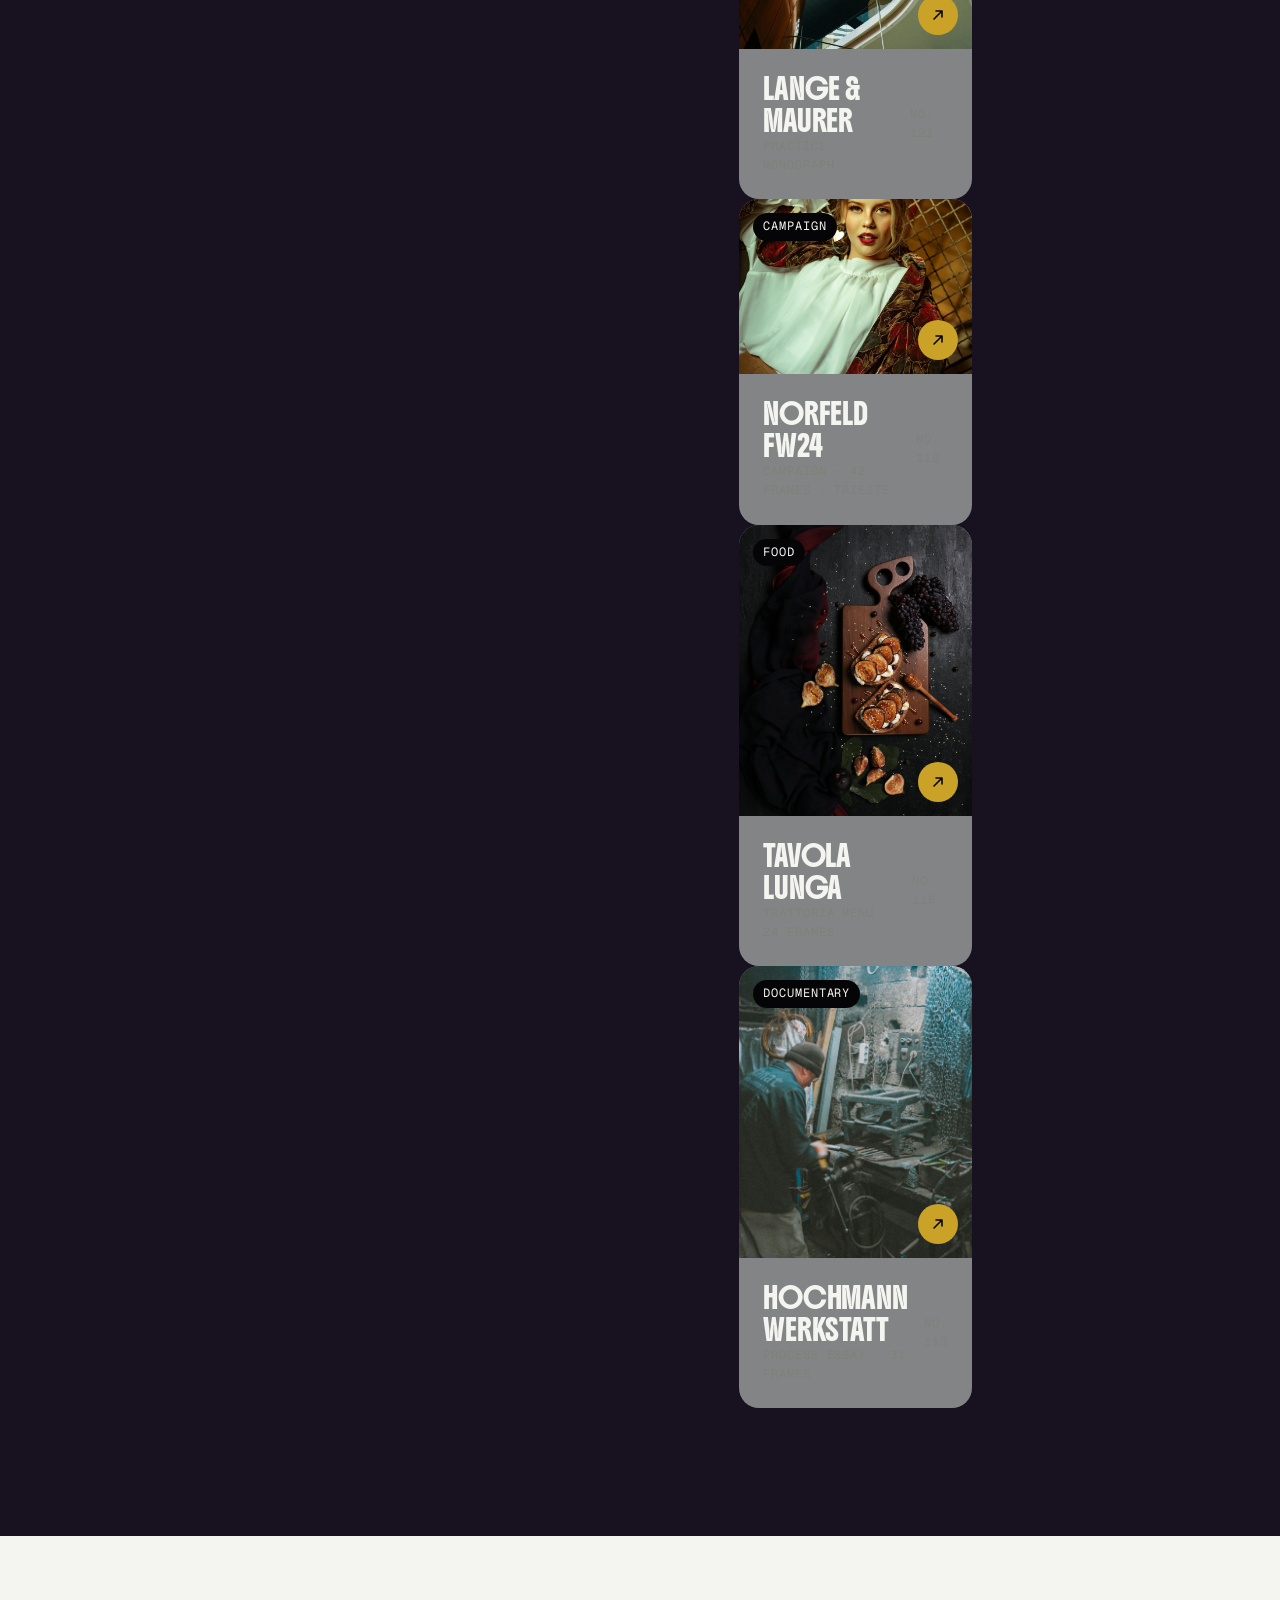
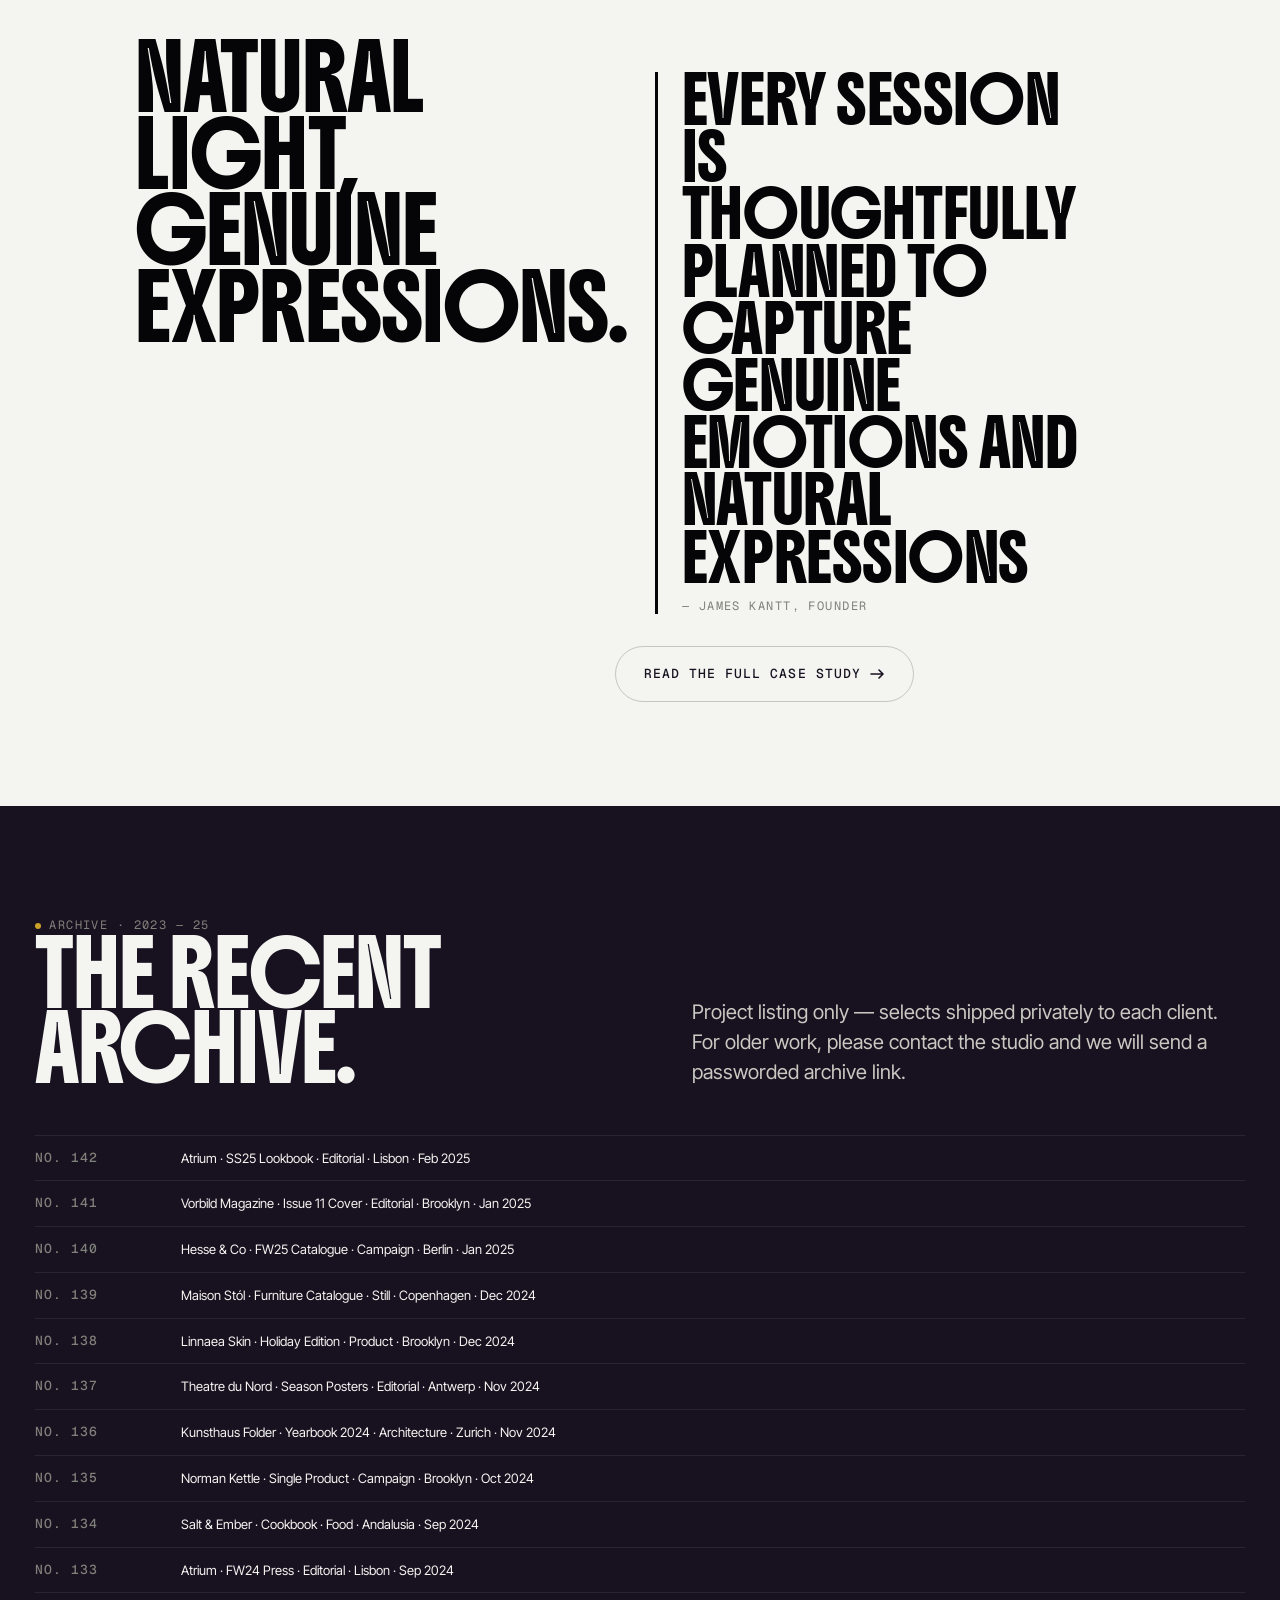
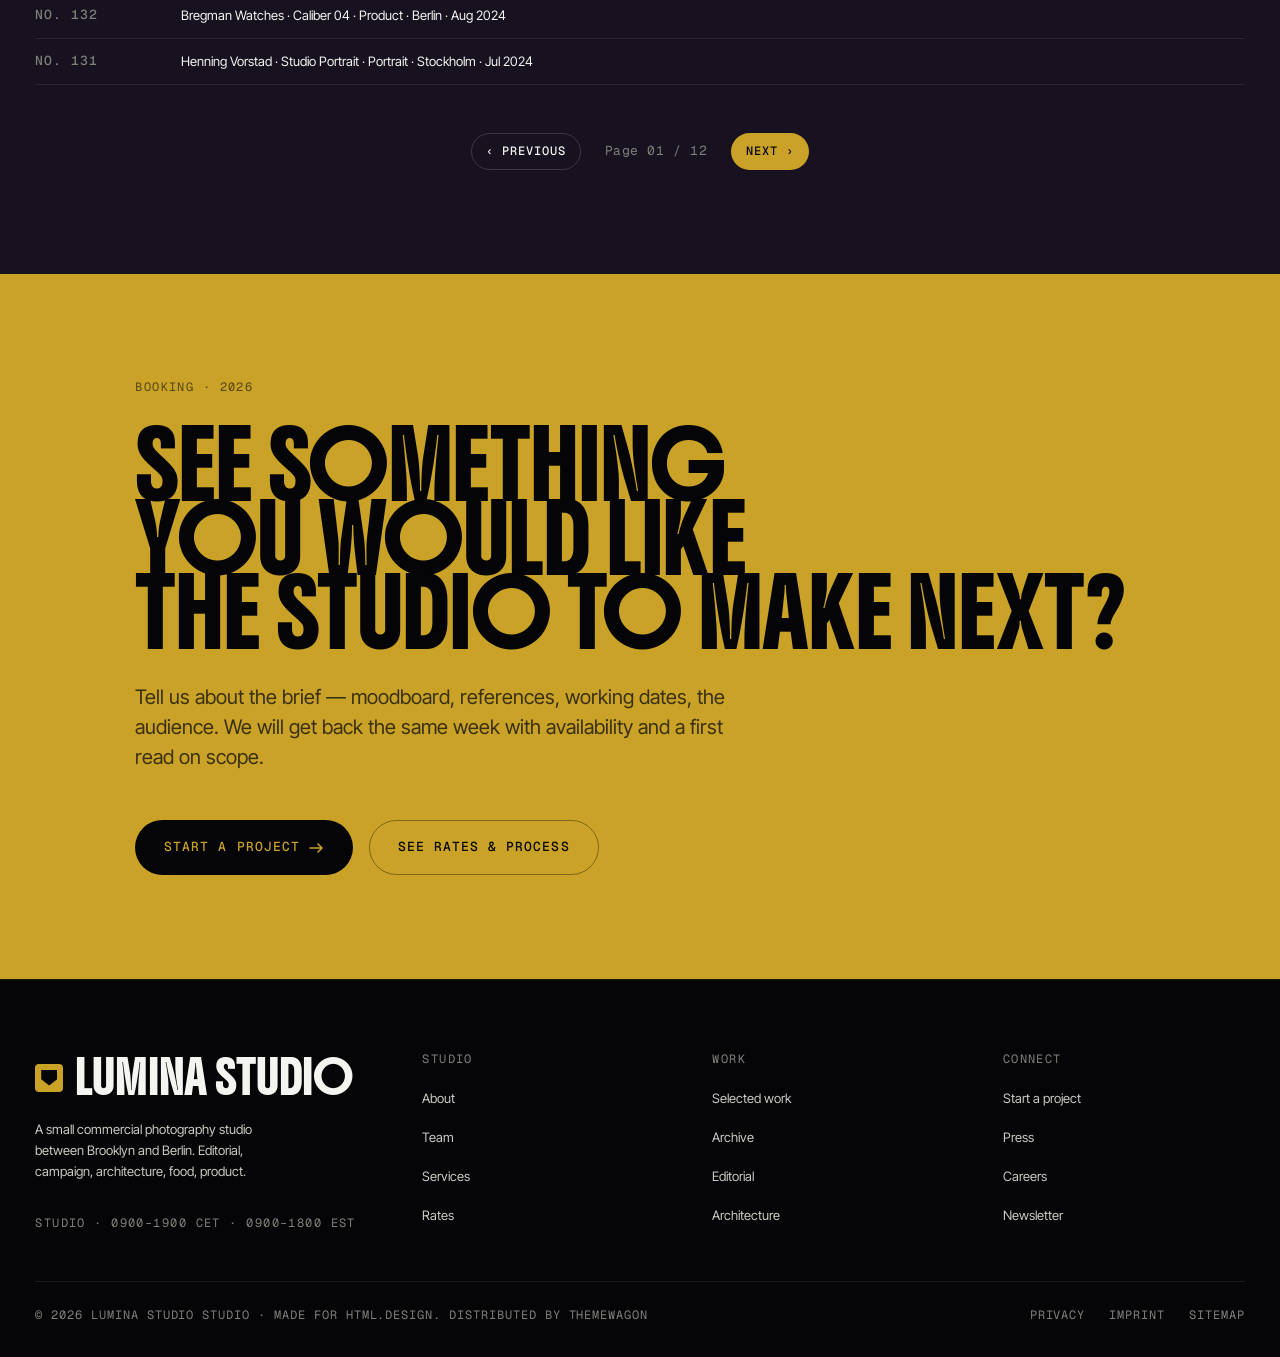
<file: Brivon-1.0.0/work.html>
<!doctype html>
<html lang="en">

<head>
  <meta charset="utf-8" />
  <meta name="viewport" content="width=device-width, initial-scale=1" />
  <title>Lumina Studio · Selected Work — Photography Studio HTML Template</title>
  <meta name="description"
    content="A selected archive of Lumina Studio's commercial photography work across editorial, campaign, architecture, food, product and documentary. Twelve featured projects and a 142-frame archive." />
  <link rel="preconnect" href="https://fonts.googleapis.com" />
  <link rel="preconnect" href="https://fonts.gstatic.com" crossorigin />
  <link rel="stylesheet"
    href="https://fonts.googleapis.com/css2?family=Boldonse&family=Inter+Tight:wght@400;500;600;700&family=Geist+Mono:wght@400;500&display=swap" />
  <link rel="stylesheet" href="assets/css/styles.css" />
</head>

<body>
  <a class="skip-link" href="#main">Skip to content</a>

  <header class="site-header">
    <div class="container container--wide">
      <nav class="nav" aria-label="Primary">
        <a class="brand" href="index.html"><span class="brand-mark" aria-hidden="true"></span> Lumina Studio</a>
        <div class="nav-links" role="navigation">
          <a href="index.html">Index</a>
          <a href="work.html" aria-current="page">Work</a>
          <a href="studio.html">Studio</a>
          <a href="services.html">Services</a>
          <a href="contact.html">Contact</a>
        </div>
        <div class="nav-cta-row">
          <a href="contact.html" class="btn btn--primary btn--sm">Start a project
            <svg class="arrow" width="14" height="10" viewBox="0 0 14 10" fill="none" aria-hidden="true">
              <path d="M1 5h12m0 0L9 1m4 4L9 9" stroke="currentColor" stroke-width="1.6" stroke-linecap="round"
                stroke-linejoin="round" />
            </svg>
          </a>
          <button class="nav-toggle" aria-label="Open menu" aria-expanded="false" aria-controls="mobile-drawer"><span
              aria-hidden="true"></span></button>
        </div>
      </nav>
    </div>
  </header>

  <div class="mobile-drawer" id="mobile-drawer" aria-hidden="true">
    <button class="drawer-close" aria-label="Close menu">Close</button>
    <a href="index.html">Index</a>
    <a href="work.html">Work</a>
    <a href="studio.html">Studio</a>
    <a href="services.html">Services</a>
    <a href="contact.html">Contact</a>
  </div>

  <main id="main">

    <!-- Hero -->
    <section class="hero">
      <div class="container container--wide">
        <div class="hero-grid">
          <div class="hero-text">
            <span class="eyebrow"><span class="dot" aria-hidden="true"></span>142 projects · 2014–25</span>
            <h1 class="hero-headline">
              Every frame<br />
              <span class="lime">we kept,</span> sorted<br />
              by year and brief.
            </h1>
            <p class="hero-sub">
              The full Lumina Studio archive is not online — clients keep what is delivered. What follows is a tight working
              selection: twelve featured projects, then a paginated archive of every campaign we have shipped since the
              studio opened in October 2020.
            </p>
            <div class="hero-cta-row">
              <a class="btn btn--primary btn--lg" href="#featured">Featured · 12</a>
              <a class="btn btn--ghost btn--lg" href="#archive">Archive · 142</a>
            </div>
            <div class="hero-meta">
              <span><strong>11</strong> · cover stories, 2024</span>
              <span aria-hidden="true">·</span>
              <span><strong>06</strong> · award-winning campaigns</span>
              <span aria-hidden="true">·</span>
              <span><strong>140K</strong> · frames archived</span>
            </div>
          </div>
          <div class="hero-media">
            <img src="assets/img/hero-archive.jpg"
              alt="A wide editorial frame — a model in a long camel coat walking through an arched colonnade, late afternoon light cutting across the marble floor." />
            <div class="floating-tag ft-top">
              <span class="pill">Editorial</span>
              ATRIUM · 142
            </div>
            <div class="floating-tag ft-bottom">
            
            </div>
          </div>
        </div>
      </div>
    </section>

    <!-- Filters -->
    <section class="compact" id="featured">
      <div class="container container--wide">
        <div class="section-head">
          <div>
            <span class="eyebrow"><span class="dot" aria-hidden="true"></span>Featured</span>
            <h2>Twelve projects<br />worth a second look.</h2>
          </div>
          <p class="lede">
            Explore our portfolio to discover a collection of weddings, portraits, corporate events, fashion editorials, and commercial photography—each project showcasing our passion for creativity and visual storytelling.
          </p>
        </div>

        <div class="center-row" style="flex-wrap: wrap; gap: var(--space-3); margin-bottom: var(--space-7);">
          <button class="btn btn--primary btn--sm">All · 142</button>
          <button class="btn btn--ghost btn--sm">Editorial · 38</button>
          <button class="btn btn--ghost btn--sm">Campaign · 41</button>
          <button class="btn btn--ghost btn--sm">Architecture · 22</button>
          <button class="btn btn--ghost btn--sm">Food · 19</button>
          <button class="btn btn--ghost btn--sm">Product · 14</button>
          <button class="btn btn--ghost btn--sm">Portrait · 8</button>
        </div>
      </div>
    </section>

    <!-- Featured grid -->
    <section style="padding-top: 0;">
      <div class="container container--wide">
        <div class="work-grid">
          <a class="work-item work-item--xl reveal" href="#">
            <div class="wm">
              <img src="assets/img/work-atrium.jpg"
                alt="A model in profile wearing a layered linen coat, shot against a chalky stone wall in raking afternoon light." />
              <span class="wm-pill">Editorial</span>
              <span class="wm-arrow" aria-hidden="true"><svg width="14" height="14" viewBox="0 0 14 14" fill="none">
                  <path d="M3 11L11 3M11 3H5M11 3V9" stroke="currentColor" stroke-width="1.6" stroke-linecap="round" />
                </svg></span>
            </div>
            <div class="work-meta">
              <div>

          <a class="work-item work-item--sm reveal" href="#">
            <div class="wm">
              <img src="assets/img/work-still-1.jpg"
                alt="A still life of a brushed-steel chair and a folded silk scarf on a concrete floor, shot top-down in flat overhead light." />
              <span class="wm-pill">Still</span>
              <span class="wm-arrow" aria-hidden="true"><svg width="14" height="14" viewBox="0 0 14 14" fill="none">
                  <path d="M3 11L11 3M11 3H5M11 3V9" stroke="currentColor" stroke-width="1.6" stroke-linecap="round" />
                </svg></span>
            </div>
            <div class="work-meta">
              <div>
                <div class="wm-title">Maison Stól</div>
                <div class="wm-cap">Catalogue · 18 frames</div>
              </div>
              <div class="wm-cap">No. 139</div>
            </div>
          </a>

          <a class="work-item work-item--md reveal" href="#">
            <div class="wm">
              <img src="assets/img/work-arch.jpg"
                alt="Sweeping stair of a brutalist concrete museum lit by a single high window, a figure ascending the second flight." />
              <span class="wm-pill">Architecture</span>
              <span class="wm-arrow" aria-hidden="true"><svg width="14" height="14" viewBox="0 0 14 14" fill="none">
                  <path d="M3 11L11 3M11 3H5M11 3V9" stroke="currentColor" stroke-width="1.6" stroke-linecap="round" />
                </svg></span>
            </div>
            <div class="work-meta">
              <div>
                <div class="wm-title">Kunsthaus Folder</div>
                <div class="wm-cap">Yearbook · 22 frames</div>
              </div>
              <div class="wm-cap">No. 136</div>
            </div>
          </a>

          <a class="work-item work-item--md reveal" href="#">
            <div class="wm">
              <img src="assets/img/work-food.jpg"
                alt="A bowl of saffron risotto on a rough ceramic plate, shot from above with a long shadow, deep umber palette." />
              <span class="wm-pill">Food</span>
              <span class="wm-arrow" aria-hidden="true"><svg width="14" height="14" viewBox="0 0 14 14" fill="none">
                  <path d="M3 11L11 3M11 3H5M11 3V9" stroke="currentColor" stroke-width="1.6" stroke-linecap="round" />
                </svg></span>
            </div>
            <div class="work-meta">
              <div>
                <div class="wm-title">Salt &amp; Ember</div>
                <div class="wm-cap">Cookbook · 96 frames</div>
              </div>
              <div class="wm-cap">No. 134</div>
            </div>
          </a>

          <a class="work-item work-item--sm reveal" href="#">
            <div class="wm">
              <img src="assets/img/work-portrait-1.jpg"
                alt="A close portrait of an older painter in his studio, hair lit by a single window, paint flecks on his hands." />
              <span class="wm-pill">Portrait</span>
              <span class="wm-arrow" aria-hidden="true"><svg width="14" height="14" viewBox="0 0 14 14" fill="none">
                  <path d="M3 11L11 3M11 3H5M11 3V9" stroke="currentColor" stroke-width="1.6" stroke-linecap="round" />
                </svg></span>
            </div>
            <div class="work-meta">
              <div>
                <div class="wm-title">Henning Vorstad</div>
                <div class="wm-cap">For TYPE quarterly</div>
              </div>
              <div class="wm-cap">No. 131</div>
            </div>
          </a>

          <a class="work-item work-item--lg reveal" href="#">
            <div class="wm">
              <img src="assets/img/work-product.jpg"
                alt="A pair of leather oxfords on a marble plinth, lit by a single hard light to throw a sharp shadow against a charcoal backdrop." />
              <span class="wm-pill">Product</span>
              <span class="wm-arrow" aria-hidden="true"><svg width="14" height="14" viewBox="0 0 14 14" fill="none">
                  <path d="M3 11L11 3M11 3H5M11 3V9" stroke="currentColor" stroke-width="1.6" stroke-linecap="round" />
                </svg></span>
            </div>
            <div class="work-meta">
              <div>
                <div class="wm-title">Aldo &amp; Marlow</div>
                <div class="wm-cap">FW24 product · 28 frames</div>
              </div>
              <div class="wm-cap">No. 129</div>
            </div>
          </a>

          <a class="work-item work-item--sm reveal" href="#">
            <div class="wm">
              <img src="assets/img/work-still-2.jpg"
                alt="A close still of folded merino sweaters in cream, ochre, and stone — a precise stack shot under flat soft light." />
              <span class="wm-pill">Still</span>
              <span class="wm-arrow" aria-hidden="true"><svg width="14" height="14" viewBox="0 0 14 14" fill="none">
                  <path d="M3 11L11 3M11 3H5M11 3V9" stroke="currentColor" stroke-width="1.6" stroke-linecap="round" />
                </svg></span>
            </div>
            <div class="work-meta">
              <div>
                <div class="wm-title">Form House</div>
                <div class="wm-cap">Knitwear · 22 frames</div>
              </div>
              <div class="wm-cap">No. 127</div>
            </div>
          </a>

          <a class="work-item work-item--md reveal" href="#">
            <div class="wm">
              <img src="assets/img/work-portrait-2.jpg"
                alt="A documentary portrait of a chef in a navy linen apron prepping vegetables under afternoon kitchen light." />
              <span class="wm-pill">Portrait</span>
              <span class="wm-arrow" aria-hidden="true"><svg width="14" height="14" viewBox="0 0 14 14" fill="none">
                  <path d="M3 11L11 3M11 3H5M11 3V9" stroke="currentColor" stroke-width="1.6" stroke-linecap="round" />
                </svg></span>
            </div>
            <div class="work-meta">
              <div>
                <div class="wm-title">Anna Loro</div>
                <div class="wm-cap">For Apartamento 32</div>
              </div>
              <div class="wm-cap">No. 124</div>
            </div>
          </a>

          <a class="work-item work-item--md reveal" href="#">
            <div class="wm">
              <img src="assets/img/work-arch-2.jpg"
                alt="A glass-fronted museum entrance reflecting a row of plane trees at dusk, the interior light glowing through." />
              <span class="wm-pill">Architecture</span>
              <span class="wm-arrow" aria-hidden="true"><svg width="14" height="14" viewBox="0 0 14 14" fill="none">
                  <path d="M3 11L11 3M11 3H5M11 3V9" stroke="currentColor" stroke-width="1.6" stroke-linecap="round" />
                </svg></span>
            </div>
            <div class="work-meta">
              <div>
                <div class="wm-title">Lange &amp; Maurer</div>
                <div class="wm-cap">Practice monograph</div>
              </div>
              <div class="wm-cap">No. 121</div>
            </div>
          </a>

          <a class="work-item work-item--lg reveal" href="#">
            <div class="wm">
              <img src="assets/img/work-fashion.jpg"
                alt="A campaign frame — two models in tailored wool coats on a windswept ferry terminal, cool blue overcast light." />
              <span class="wm-pill">Campaign</span>
              <span class="wm-arrow" aria-hidden="true"><svg width="14" height="14" viewBox="0 0 14 14" fill="none">
                  <path d="M3 11L11 3M11 3H5M11 3V9" stroke="currentColor" stroke-width="1.6" stroke-linecap="round" />
                </svg></span>
            </div>
            <div class="work-meta">
              <div>
                <div class="wm-title">Norfeld FW24</div>
                <div class="wm-cap">Campaign · 42 frames · Trieste</div>
              </div>
              <div class="wm-cap">No. 118</div>
            </div>
          </a>

          <a class="work-item work-item--sm reveal" href="#">
            <div class="wm">
              <img src="assets/img/work-food-2.jpg"
                alt="A long table set with bread, olive oil, and a glass carafe, shot in raking side-light, deep editorial mood." />
              <span class="wm-pill">Food</span>
              <span class="wm-arrow" aria-hidden="true"><svg width="14" height="14" viewBox="0 0 14 14" fill="none">
                  <path d="M3 11L11 3M11 3H5M11 3V9" stroke="currentColor" stroke-width="1.6" stroke-linecap="round" />
                </svg></span>
            </div>
            <div class="work-meta">
              <div>
                <div class="wm-title">Tavola Lunga</div>
                <div class="wm-cap">Trattoria menu · 24 frames</div>
              </div>
              <div class="wm-cap">No. 115</div>
            </div>
          </a>

          <a class="work-item work-item--sm reveal" href="#">
            <div class="wm">
              <img src="assets/img/work-doc.jpg"
                alt="A documentary frame of a craftsman bending steel rebar in a sunlit workshop, sparks visible against the dark background." />
              <span class="wm-pill">Documentary</span>
              <span class="wm-arrow" aria-hidden="true"><svg width="14" height="14" viewBox="0 0 14 14" fill="none">
                  <path d="M3 11L11 3M11 3H5M11 3V9" stroke="currentColor" stroke-width="1.6" stroke-linecap="round" />
                </svg></span>
            </div>
            <div class="work-meta">
              <div>
                <div class="wm-title">Hochmann Werkstatt</div>
                <div class="wm-cap">Process essay · 31 frames</div>
              </div>
              <div class="wm-cap">No. 113</div>
            </div>
          </a>
        </div>
      </div>
    </section>

    <!-- Case-study chapter -->
    <section class="chapter tile-section">
      <div class="container container--narrow">
        <div class="chapter-grid">
          <div>
            
            <span class="label"></span>
            <h2>Natural light, Genuine Expressions.<br /></h2>
          </div>

          <div class="chapter-body">
            <p>

            <blockquote class="pull-quote">
              Every session is thoughtfully planned to capture genuine emotions and natural expressions
              <cite>— James Kantt, Founder</cite>
            </blockquote>
            <p>
              
            <a class="btn btn--ghost-on-tile btn--lg" href="#">Read the full case study
              <svg class="arrow" width="16" height="10" viewBox="0 0 14 10" fill="none" aria-hidden="true">
                <path d="M1 5h12m0 0L9 1m4 4L9 9" stroke="currentColor" stroke-width="1.6" stroke-linecap="round"
                  stroke-linejoin="round" />
              </svg>
            </a>
          </div>
        </div>
      </div>
    </section>

    <!-- Archive list (compact) -->
    <section id="archive">
      <div class="container container--wide">
        <div class="section-head">
          <div>
            <span class="eyebrow"><span class="dot" aria-hidden="true"></span>Archive · 2023 — 25</span>
            <h2>The recent archive.</h2>
          </div>
          <p class="lede">
            Project listing only — selects shipped privately to each client. For older work, please contact the studio
            and we will send a passworded archive link.
          </p>
        </div>

        <ul class="split-fact-list" style="margin-top: var(--space-6);">
          <li><b>No. 142</b><span>Atrium · SS25 Lookbook · Editorial · Lisbon · Feb 2025</span></li>
          <li><b>No. 141</b><span>Vorbild Magazine · Issue 11 Cover · Editorial · Brooklyn · Jan 2025</span></li>
          <li><b>No. 140</b><span>Hesse &amp; Co · FW25 Catalogue · Campaign · Berlin · Jan 2025</span></li>
          <li><b>No. 139</b><span>Maison Stól · Furniture Catalogue · Still · Copenhagen · Dec 2024</span></li>
          <li><b>No. 138</b><span>Linnaea Skin · Holiday Edition · Product · Brooklyn · Dec 2024</span></li>
          <li><b>No. 137</b><span>Theatre du Nord · Season Posters · Editorial · Antwerp · Nov 2024</span></li>
          <li><b>No. 136</b><span>Kunsthaus Folder · Yearbook 2024 · Architecture · Zurich · Nov 2024</span></li>
          <li><b>No. 135</b><span>Norman Kettle · Single Product · Campaign · Brooklyn · Oct 2024</span></li>
          <li><b>No. 134</b><span>Salt &amp; Ember · Cookbook · Food · Andalusia · Sep 2024</span></li>
          <li><b>No. 133</b><span>Atrium · FW24 Press · Editorial · Lisbon · Sep 2024</span></li>
          <li><b>No. 132</b><span>Bregman Watches · Caliber 04 · Product · Berlin · Aug 2024</span></li>
          <li><b>No. 131</b><span>Henning Vorstad · Studio Portrait · Portrait · Stockholm · Jul 2024</span></li>
        </ul>

        <div class="center-row" style="margin-top: var(--space-7); justify-content: center; gap: var(--space-3);">
          <button class="btn btn--ghost btn--sm">‹ Previous</button>
          <span class="mono" style="color: var(--fg-mute); padding: 0 var(--space-3);">Page 01 / 12</span>
          <button class="btn btn--primary btn--sm">Next ›</button>
        </div>
      </div>
    </section>

    <!-- Closing CTA -->
    <section class="closing-cta">
      <div class="container container--narrow">
        <span class="label" style="color: rgba(10,10,12,0.6);">Booking · 2026</span>
        <h2>See something<br />you would like<br />the studio to make next?</h2>
        <p class="lede">
          Tell us about the brief — moodboard, references, working dates, the audience. We will get back the same week
          with availability and a first read on scope.
        </p>
        <div class="cta-row">
          <a class="btn btn--dark btn--lg" href="contact.html">Start a project
            <svg class="arrow" width="16" height="10" viewBox="0 0 14 10" fill="none" aria-hidden="true">
              <path d="M1 5h12m0 0L9 1m4 4L9 9" stroke="currentColor" stroke-width="1.6" stroke-linecap="round"
                stroke-linejoin="round" />
            </svg>
          </a>
          <a class="btn btn--ghost btn--lg" href="services.html">See rates &amp; process</a>
        </div>
      </div>
    </section>

  </main>

  <footer class="site-footer">
    <div class="container container--wide">
      <div class="footer-top">
        <div class="footer-brand">
          <span class="brand"><span class="brand-mark" aria-hidden="true"></span> Lumina Studio</span>
          <p>A small commercial photography studio between Brooklyn and Berlin. Editorial, campaign, architecture, food,
            product.</p>
          <span class="label">Studio · 0900–1900 CET · 0900–1800 EST</span>
        </div>
        <div>
          <h4>Studio</h4>
          <ul>
            <li><a href="studio.html">About</a></li>
            <li><a href="studio.html#team">Team</a></li>
            <li><a href="services.html">Services</a></li>
            <li><a href="services.html#rates">Rates</a></li>
          </ul>
        </div>
        <div>
          <h4>Work</h4>
          <ul>
            <li><a href="work.html">Selected work</a></li>
            <li><a href="work.html#archive">Archive</a></li>
            <li><a href="work.html#editorial">Editorial</a></li>
            <li><a href="work.html#architecture">Architecture</a></li>
          </ul>
        </div>
        <div>
          <h4>Connect</h4>
          <ul>
            <li><a href="contact.html">Start a project</a></li>
            <li><a href="contact.html#press">Press</a></li>
            <li><a href="contact.html#careers">Careers</a></li>
            <li><a href="#">Newsletter</a></li>
          </ul>
        </div>
      </div>
      <div class="footer-bottom">
        <span>© 2026 Lumina Studio Studio · Made for html.design. Distributed by <a href="https://themewagon.com/"
            target="_blank">ThemeWagon</a></span>
        <div class="footer-meta-links">
          <a href="#">Privacy</a>
          <a href="#">Imprint</a>
          <a href="#">Sitemap</a>
        </div>
      </div>
    </div>
  </footer>

  <script src="assets/js/site.js" defer></script>
</body>

</html>
</file>
<file: assets/css/styles.css>
/* ============================================================================
   Brivon — Modern Photography Studio HTML Template
   Free template by html.design.
   Visual direction: editorial-brutalist photography studio. Near-black ground
   throughout (#0A0A0C), paper-ivory text (#F4F4F0), one electric lime accent
   (#D4FF3D) used sparingly on tags, hover states, and signature micro-elements.
   Display in Boldonse (heavy condensed display, line-height 1.25), body in
   Inter Tight, captions in Geist Mono. Designed for commercial photographers,
   editorial studios, documentary teams, and visual-arts producers.
   No editorial serif, no cream zone, no warm earth — palette is intentionally
   cool-dark with one saturated accent.
   ============================================================================ */

/* ---------- 1. Tokens ---------------------------------------------------- */
:root {
  /* Palette — charcoal ground + electric lime accent.
     Distinct from every shipped html.design template. */
  --ink-000:        #050507;          /* deepest — used behind hero photo */
  --ink-deep:       #171120;          /* primary surface, body bg */
  --ink:            #FFFFFF;          /* default cards / sections */
  --ink-card:       #838485;          /* elevated card body */
  --ink-elev:       #232328;          /* hover / next elevation */
  --ink-line:       rgba(244, 244, 240, 0.08);
  --ink-line-soft:  rgba(244, 244, 240, 0.04);
  --ink-rule:       rgba(244, 244, 240, 0.16);

  --paper:          #F4F4F0;          /* primary text on dark */
  --paper-soft:     #C9C9C2;          /* secondary text */
  --paper-mute:     #80807A;          /* tertiary / captions */
  --paper-deep:     #5A5A55;          /* hairlines / quiet labels */
  --paper-tile:     #F4F4F0;          /* reverse-tile background */
  --paper-tile-2:   #E5E5DE;          /* alt reverse tile */

  --lime:           #C9A227;          /* signature accent — electric lime */
  --lime-soft:      #D8B84C;         /* lighter variant */
  --lime-deep:      #A88617;          /* hover / pressed */
  --lime-glow:      rgba(201, 162, 39, 0.25);

  --cobalt:         #1A2EFF;          /* tiny secondary — used once on prints CTA hover only */

  /* Semantic surfaces */
  --bg:             var(--ink-deep);
  --bg-alt:         var(--ink-000);
  --bg-card:        var(--ink-card);
  --bg-elev:        var(--ink-elev);
  --bg-tile:        var(--paper-tile);   /* reverse-mode sections */

  --fg:             var(--paper);
  --fg-soft:        var(--paper-soft);
  --fg-mute:        var(--paper-mute);
  --fg-deep:        var(--paper-deep);
  --fg-on-tile:     var(--ink-deep);
  --fg-on-tile-mute:#5A5A55;

  --rule:           var(--ink-line);
  --rule-strong:    var(--ink-rule);
  --rule-lime:      rgba(212, 255, 61, 0.35);

  --primary:        var(--lime);
  --primary-deep:   var(--lime-deep);
  --accent:         var(--lime);

  /* Typography — Boldonse display, Inter Tight body, Geist Mono captions.
     Per memory: Boldonse needs line-height 1.25 minimum, never below 1.15. */
  --font-display:   'Boldonse', 'Inter Tight', system-ui, -apple-system, sans-serif;
  --font-body:      'Inter Tight', system-ui, -apple-system, 'Segoe UI', Roboto, sans-serif;
  --font-mono:      'Geist Mono', 'IBM Plex Mono', ui-monospace, 'SF Mono', Menlo, Consolas, monospace;

  --text-xs:    0.75rem;
  --text-sm:    0.8125rem;
  --text-base:  clamp(1rem, 0.94rem + 0.28vw, 1.0625rem);
  --text-lg:    clamp(1.125rem, 1rem + 0.45vw, 1.25rem);
  --text-xl:    clamp(1.25rem, 1.1rem + 0.6vw, 1.5rem);
  --text-2xl:   clamp(1.5rem, 1.25rem + 0.95vw, 2rem);
  --text-3xl:   clamp(1.875rem, 1.45rem + 1.7vw, 2.75rem);
  --text-4xl:   clamp(2.5rem, 1.75rem + 2.6vw, 4rem);
  --text-5xl:   clamp(2.8rem, 1.9rem + 3.4vw, 4.75rem);
  --text-mega:  clamp(2.5rem, 1.6rem + 3vw, 4.5rem);

  /* Spacing */
  --space-1:  0.25rem;
  --space-2:  0.5rem;
  --space-3:  0.75rem;
  --space-4:  1rem;
  --space-5:  1.5rem;
  --space-6:  2rem;
  --space-7:  3rem;
  --space-8:  4.5rem;
  --space-9:  6.5rem;
  --space-10: 9rem;
  --space-11: 12rem;

  --radius-xs:  4px;
  --radius-sm:  8px;
  --radius:     12px;
  --radius-lg:  20px;
  --radius-xl:  28px;
  --radius-2xl: 40px;
  --radius-full: 999px;

  --container:        1340px;
  --container-wide:   1480px;
  --container-narrow: 1080px;
  --gutter:           clamp(1.25rem, 1rem + 1.5vw, 2.25rem);

  --shadow-xs:  0 1px 2px rgba(0, 0, 0, 0.45);
  --shadow-sm:  0 4px 12px rgba(0, 0, 0, 0.4);
  --shadow:     0 16px 36px -12px rgba(0, 0, 0, 0.55);
  --shadow-md:  0 24px 56px -18px rgba(0, 0, 0, 0.55);
  --shadow-lg:  0 48px 96px -32px rgba(0, 0, 0, 0.6);
  --shadow-lime: 0 22px 60px -22px rgba(212, 255, 61, 0.25);

  --ease-out:    cubic-bezier(0.16, 1, 0.3, 1);
  --ease-in-out: cubic-bezier(0.65, 0, 0.35, 1);
  --dur-fast:   180ms;
  --dur-base:   320ms;
  --dur-slow:   620ms;
}

/* ---------- 2. Reset / base --------------------------------------------- */
*, *::before, *::after { box-sizing: border-box; }
html { -webkit-text-size-adjust: 100%; scroll-behavior: smooth; background: var(--bg); }
body {
  margin: 0;
  background: var(--bg);
  color: var(--fg);
  font-family: var(--font-body);
  font-size: var(--text-base);
  line-height: 1.6;
  -webkit-font-smoothing: antialiased;
  -moz-osx-font-smoothing: grayscale;
  text-rendering: optimizeLegibility;
}
img, svg, video { max-width: 100%; height: auto; display: block; }
a { color: inherit; text-decoration: none; }
button { font: inherit; cursor: pointer; background: none; border: 0; color: inherit; }
input, textarea, select { font: inherit; color: inherit; }
:focus-visible {
  outline: 2px solid var(--lime);
  outline-offset: 3px;
  border-radius: 2px;
}

::selection { background: var(--lime); color: var(--ink-000); }

.skip-link {
  position: absolute; left: -9999px; top: 0;
  background: var(--lime); color: var(--ink-000);
  padding: var(--space-3) var(--space-5);
  font-family: var(--font-mono);
  font-size: var(--text-sm);
  z-index: 999;
}
.skip-link:focus { left: var(--space-4); top: var(--space-4); }

/* ---------- 3. Layout ---------------------------------------------------- */
.container {
  width: 100%;
  max-width: var(--container);
  margin-inline: auto;
  padding-inline: var(--gutter);
}
.container--wide   { max-width: var(--container-wide); }
.container--narrow { max-width: var(--container-narrow); }

section { padding-block: var(--space-9); }
section.compact  { padding-block: var(--space-7); }
section.snug     { padding-block: var(--space-8); }

.grid { display: grid; gap: var(--space-6); }
.flex { display: flex; }
.center-row { display: flex; align-items: center; gap: var(--space-4); }

/* ---------- 4. Typography ----------------------------------------------- */
.eyebrow {
  font-family: var(--font-mono);
  font-size: var(--text-xs);
  letter-spacing: 0.12em;
  text-transform: uppercase;
  color: var(--fg-mute);
  display: inline-flex;
  align-items: center;
  gap: var(--space-2);
}
.eyebrow .dot {
  width: 6px; height: 6px;
  background: var(--lime);
  border-radius: 50%;
  display: inline-block;
}
.eyebrow--on-tile { color: var(--fg-on-tile-mute); }

h1, h2, h3, h4 {
  font-family: var(--font-display);
  font-weight: 400;
  letter-spacing: -0.015em;
  margin: 0;
  /* Per memory: Boldonse-class display fonts require >= 1.2 line-height. */
  line-height: 1.25;
  text-transform: uppercase;
}
h1 { font-size: var(--text-5xl); line-height: 1.22; }
h2 { font-size: var(--text-4xl); line-height: 1.25; }
h3 { font-size: var(--text-2xl); line-height: 1.3; }
h4 { font-size: var(--text-xl); line-height: 1.32; }

p { margin: 0 0 var(--space-4); }
p:last-child { margin-bottom: 0; }

.lede {
  font-size: var(--text-lg);
  line-height: 1.5;
  color: var(--fg-soft);
  max-width: 62ch;
}

.mono {
  font-family: var(--font-mono);
  font-size: var(--text-sm);
  letter-spacing: 0.04em;
}

.label {
  font-family: var(--font-mono);
  font-size: var(--text-xs);
  text-transform: uppercase;
  letter-spacing: 0.12em;
  color: var(--fg-mute);
}
.label--lime { color: var(--lime); }

/* ---------- 5. Header / Nav --------------------------------------------- */
.site-header {
  position: sticky;
  top: 0;
  z-index: 50;
  background: rgba(10, 10, 12, 0.78);
  backdrop-filter: saturate(140%) blur(14px);
  -webkit-backdrop-filter: saturate(140%) blur(14px);
  border-bottom: 1px solid var(--rule);
}
.nav {
  display: flex;
  align-items: center;
  gap: var(--space-5);
  padding-block: var(--space-4);
}
.brand {
  display: inline-flex;
  align-items: center;
  gap: var(--space-3);
  font-family: var(--font-display);
  font-size: 1.125rem;
  letter-spacing: -0.005em;
  text-transform: uppercase;
}
.brand-mark {
  width: 28px; height: 28px;
  background: var(--lime);
  display: inline-block;
  position: relative;
  border-radius: 4px;
}
.brand-mark::after {
  content: '';
  position: absolute;
  inset: 6px;
  background: var(--ink-000);
  clip-path: polygon(0 0, 100% 0, 100% 60%, 50% 100%, 0 60%);
}
.nav-links {
  display: flex;
  gap: var(--space-5);
  margin-inline-start: auto;
  font-family: var(--font-mono);
  font-size: var(--text-sm);
  letter-spacing: 0.04em;
  text-transform: uppercase;
}
.nav-links a {
  color: var(--fg-soft);
  padding-block: 4px;
  border-bottom: 1px solid transparent;
  transition: color var(--dur-fast) var(--ease-out), border-color var(--dur-fast) var(--ease-out);
}
.nav-links a:hover { color: var(--fg); border-bottom-color: var(--lime); }
.nav-links a[aria-current="page"] { color: var(--lime); border-bottom-color: var(--lime); }
.nav-cta-row { display: flex; gap: var(--space-3); align-items: center; }
.nav-toggle {
  display: none;
  width: 40px; height: 40px;
  align-items: center; justify-content: center;
  border: 1px solid var(--rule-strong);
  border-radius: 8px;
}
.nav-toggle span {
  width: 18px; height: 2px; background: var(--fg);
  position: relative;
}
.nav-toggle span::before, .nav-toggle span::after {
  content: ''; position: absolute; left: 0; right: 0;
  height: 2px; background: var(--fg);
}
.nav-toggle span::before { top: -6px; }
.nav-toggle span::after  { top: 6px; }

.mobile-drawer {
  position: fixed;
  inset: 0;
  background: var(--ink-000);
  z-index: 200;
  padding: var(--space-7) var(--gutter);
  display: none;
  flex-direction: column;
  gap: var(--space-5);
  font-family: var(--font-display);
  font-size: var(--text-2xl);
  text-transform: uppercase;
}
.mobile-drawer.open { display: flex; }
.mobile-drawer a { color: var(--fg); }
.mobile-drawer a:hover { color: var(--lime); }
.drawer-close {
  align-self: flex-end;
  font-family: var(--font-mono);
  font-size: var(--text-sm);
  letter-spacing: 0.12em;
  text-transform: uppercase;
  color: var(--fg-mute);
}

/* ---------- 6. Buttons -------------------------------------------------- */
.btn {
  display: inline-flex;
  align-items: center;
  gap: var(--space-2);
  padding: 12px 20px;
  border-radius: var(--radius-full);
  font-family: var(--font-mono);
  font-size: var(--text-sm);
  letter-spacing: 0.08em;
  text-transform: uppercase;
  font-weight: 500;
  border: 1px solid transparent;
  transition: background var(--dur-fast) var(--ease-out),
              color var(--dur-fast) var(--ease-out),
              border-color var(--dur-fast) var(--ease-out),
              transform var(--dur-fast) var(--ease-out);
  white-space: nowrap;
}
.btn--primary {
  background: var(--lime);
  color: var(--ink-000);
}
.btn--primary:hover { background: var(--lime-soft); transform: translateY(-1px); }
.btn--ghost {
  background: transparent;
  color: var(--fg);
  border-color: var(--rule-strong);
}
.btn--ghost:hover { border-color: var(--lime); color: var(--lime); }
.btn--ghost-on-tile {
  background: transparent;
  color: var(--fg-on-tile);
  border-color: rgba(10,10,12,0.2);
}
.btn--ghost-on-tile:hover { border-color: var(--ink-000); }
.btn--dark {
  background: var(--ink-000);
  color: var(--paper);
}
.btn--dark:hover { background: var(--ink-elev); }
.btn--sm { padding: 8px 14px; font-size: var(--text-xs); }
.btn--lg { padding: 16px 28px; }
.btn .arrow { transition: transform var(--dur-fast) var(--ease-out); }
.btn:hover .arrow { transform: translateX(3px); }

/* ---------- 7. Hero ----------------------------------------------------- */
.hero {
  padding-block: var(--space-8) var(--space-9);
  background:
    radial-gradient(900px 460px at 88% 0%, var(--lime-glow), transparent 60%),
    radial-gradient(900px 520px at 0% 100%, rgba(26, 46, 255, 0.10), transparent 60%),
    var(--bg);
  position: relative;
  overflow: hidden;
}
.hero-grid {
  display: grid;
  grid-template-columns: minmax(0, 1.05fr) minmax(0, 1fr);
  gap: var(--space-8);
  align-items: center;
}
.hero-text > * + * { margin-top: var(--space-5); }
.hero-headline {
  font-size: var(--text-mega);
  line-height: 1.15;
  text-transform: uppercase;
  letter-spacing: -0.018em;
}
.hero-headline .lime { color: var(--lime); }
.hero-headline .slash { color: var(--paper-mute); font-weight: 400; }
.hero-sub {
  color: var(--fg-soft);
  font-size: var(--text-lg);
  line-height: 1.55;
  max-width: 56ch;
}
.hero-cta-row {
  display: flex;
  flex-wrap: wrap;
  gap: var(--space-3);
}
.hero-meta {
  display: flex;
  flex-wrap: wrap;
  gap: var(--space-5);
  color: var(--fg-mute);
  font-family: var(--font-mono);
  font-size: var(--text-sm);
  letter-spacing: 0.04em;
  padding-top: var(--space-3);
  border-top: 1px solid var(--rule);
  margin-top: var(--space-6);
}
.hero-meta strong { color: var(--fg); font-weight: 500; }

.hero-media {
  position: relative;
  justify-self: end;
  width: 100%;
  max-width: 640px;
  aspect-ratio: 4 / 5;
  border-radius: var(--radius-lg);
  overflow: hidden;
  box-shadow: var(--shadow-lg);
  isolation: isolate;
}
.hero-media img {
  width: 100%; height: 100%;
  object-fit: cover;
  filter: contrast(1.05) saturate(0.9);
}
.floating-tag {
  position: absolute;
  background: var(--ink-000);
  border: 1px solid var(--rule-strong);
  border-radius: var(--radius);
  padding: var(--space-3) var(--space-4);
  font-family: var(--font-mono);
  font-size: var(--text-xs);
  letter-spacing: 0.08em;
  text-transform: uppercase;
  color: var(--fg);
  display: flex;
  align-items: center;
  gap: var(--space-2);
  box-shadow: var(--shadow);
}
.floating-tag .pill {
  background: var(--lime);
  color: var(--ink-000);
  padding: 2px 8px;
  border-radius: var(--radius-full);
  font-size: 0.75rem;
  letter-spacing: 0.06em;
}
.ft-top    { top: 16px; left: 16px; }
.ft-bottom { bottom: 16px; right: 16px; }
.ft-mid-r  { top: 50%; right: 16px; transform: translateY(-50%); }

/* ---------- 8. Stat strip ---------------------------------------------- */
.stat-strip {
  display: grid;
  grid-template-columns: repeat(4, 1fr);
  gap: 0;
  border-block: 1px solid var(--rule);
  margin-top: var(--space-7);
}
.stat-cell {
  padding: var(--space-6) var(--space-5);
  border-inline-end: 1px solid var(--rule);
  display: flex;
  flex-direction: column;
  gap: var(--space-3);
}
.stat-cell:last-child { border-inline-end: 0; }
.stat-num {
  font-family: var(--font-display);
  font-size: var(--text-4xl);
  line-height: 1.1;
  text-transform: uppercase;
  letter-spacing: -0.018em;
}
.stat-num .lime { color: var(--lime); }
.stat-label {
  font-family: var(--font-mono);
  font-size: var(--text-xs);
  letter-spacing: 0.12em;
  text-transform: uppercase;
  color: var(--fg-mute);
}

/* ---------- 9. Section headers ----------------------------------------- */
.section-head {
  display: grid;
  grid-template-columns: minmax(0, 1.1fr) minmax(0, 1fr);
  gap: var(--space-7);
  align-items: end;
  margin-bottom: var(--space-7);
}
.section-head h2 {
  font-size: var(--text-4xl);
  line-height: 1.22;
  text-transform: uppercase;
  letter-spacing: -0.018em;
}
.section-head .lede { max-width: 48ch; }

/* ---------- 10. Work grid (selected work, archive) --------------------- */
.work-grid {
  display: grid;
  grid-template-columns: repeat(12, 1fr);
  gap: var(--space-6);
}
.work-item {
  position: relative;
  display: block;
  border-radius: var(--radius-lg);
  overflow: hidden;
  background: var(--bg-card);
  isolation: isolate;
}
.work-item .wm {
  position: relative;
  width: 100%;
  aspect-ratio: 4 / 5;
  overflow: hidden;
}
.work-item img {
  width: 100%; height: 100%;
  object-fit: cover;
  transition: transform var(--dur-slow) var(--ease-out), filter var(--dur-base) var(--ease-out);
}
.work-item:hover img { transform: scale(1.04); filter: contrast(1.05); }
.work-item .wm-pill {
  position: absolute;
  top: 14px; left: 14px;
  background: var(--ink-000);
  color: var(--paper);
  padding: 4px 10px;
  border-radius: var(--radius-full);
  font-family: var(--font-mono);
  font-size: var(--text-xs);
  letter-spacing: 0.08em;
  text-transform: uppercase;
}
.work-item .wm-arrow {
  position: absolute;
  bottom: 14px; right: 14px;
  width: 40px; height: 40px;
  background: var(--lime);
  color: var(--ink-000);
  border-radius: var(--radius-full);
  display: flex; align-items: center; justify-content: center;
  transition: transform var(--dur-fast) var(--ease-out);
}
.work-item:hover .wm-arrow { transform: translate(2px, -2px); }
.work-meta {
  display: flex;
  align-items: center;
  justify-content: space-between;
  gap: var(--space-4);
  padding: var(--space-5);
  font-family: var(--font-mono);
}
.work-meta .wm-title {
  font-family: var(--font-display);
  font-size: var(--text-lg);
  text-transform: uppercase;
  letter-spacing: -0.005em;
  color: var(--fg);
}
.work-meta .wm-cap {
  font-size: var(--text-xs);
  letter-spacing: 0.08em;
  text-transform: uppercase;
  color: var(--fg-mute);
}

.work-item--xl  { grid-column: span 8; }
.work-item--lg  { grid-column: span 7; }
.work-item--md  { grid-column: span 5; }
.work-item--sm  { grid-column: span 4; }
.work-item--xl .wm { aspect-ratio: 16 / 11; }
.work-item--lg .wm { aspect-ratio: 4 / 3; }

/* ---------- 11. Reverse-mode tile (paper section) ---------------------- */
.tile-section {
  background: var(--bg-tile);
  color: var(--fg-on-tile);
  position: relative;
}
.tile-section .eyebrow { color: var(--fg-on-tile-mute); }
.tile-section .eyebrow .dot { background: var(--ink-000); }
.tile-section .lede { color: #2A2A28; }
.tile-section h1,
.tile-section h2,
.tile-section h3,
.tile-section h4 { color: var(--ink-000); }
.tile-section .label { color: var(--fg-on-tile-mute); }
.tile-section .mono  { color: #2A2A28; }
.tile-section .btn--ghost { color: var(--ink-000); border-color: rgba(10,10,12,0.25); }
.tile-section .btn--ghost:hover { border-color: var(--ink-000); }
.tile-section hr { border: 0; border-top: 1px solid rgba(10,10,12,0.15); }

/* ---------- 12. Chapter opener ----------------------------------------- */
.chapter {
  padding-block: var(--space-9);
}
.chapter-grid {
  display: grid;
  grid-template-columns: minmax(0, 1fr) minmax(0, 1.3fr);
  gap: var(--space-8);
  align-items: start;
}
.chapter-grid .label { margin-bottom: var(--space-4); }
.chapter-body p {
  font-size: var(--text-lg);
  line-height: 1.65;
  color: var(--fg-soft);
  max-width: 60ch;
}
.tile-section .chapter-body p { color: #2A2A28; }
.pull-quote {
  font-family: var(--font-display);
  font-size: var(--text-3xl);
  line-height: 1.3;
  text-transform: uppercase;
  letter-spacing: -0.01em;
  color: var(--fg);
  margin-block: var(--space-6);
  padding-inline-start: var(--space-5);
  border-inline-start: 3px solid var(--lime);
  max-width: 22ch;
}
.tile-section .pull-quote { color: var(--ink-000); border-color: var(--ink-000); }
.pull-quote cite {
  display: block;
  font-family: var(--font-mono);
  font-size: var(--text-xs);
  letter-spacing: 0.12em;
  text-transform: uppercase;
  color: var(--fg-mute);
  margin-top: var(--space-3);
  font-style: normal;
}

/* ---------- 13. Capability bento --------------------------------------- */
.cap-bento {
  display: grid;
  grid-template-columns: repeat(12, 1fr);
  gap: var(--space-5);
}
.cap-card {
  background: var(--bg-card);
  border: 1px solid var(--rule);
  border-radius: var(--radius-lg);
  padding: var(--space-6);
  display: flex;
  flex-direction: column;
  gap: var(--space-4);
  transition: border-color var(--dur-fast) var(--ease-out), background var(--dur-fast) var(--ease-out);
}
.cap-card:hover { border-color: var(--rule-lime); background: var(--ink-elev); }
.cap-card .label { color: var(--fg-mute); }
.cap-card h3 {
  font-size: var(--text-xl);
  line-height: 1.3;
  text-transform: uppercase;
}
.cap-card p { color: var(--fg-soft); }
.cap-card .cap-num {
  font-family: var(--font-mono);
  font-size: var(--text-xs);
  letter-spacing: 0.16em;
  text-transform: uppercase;
  color: var(--lime);
}
.cap-card--wide { grid-column: span 6; }
.cap-card--std  { grid-column: span 3; }
.cap-card--tall { grid-column: span 4; grid-row: span 2; aspect-ratio: 4 / 5; padding: 0; overflow: hidden; }
.cap-card--tall img { width: 100%; height: 100%; object-fit: cover; }
.cap-card--tall .cap-tall-meta {
  position: absolute;
  inset: auto 0 0 0;
  padding: var(--space-5);
  background: linear-gradient(180deg, transparent, rgba(10,10,12,0.85));
  color: var(--paper);
}
.cap-card--tall { position: relative; }

/* ---------- 14. Process / numbered steps ------------------------------- */
.process-grid {
  display: grid;
  grid-template-columns: repeat(4, 1fr);
  gap: var(--space-5);
  counter-reset: step;
}
.process-card {
  padding: var(--space-6);
  border: 1px solid var(--rule);
  border-radius: var(--radius);
  background: var(--bg-card);
  display: flex;
  flex-direction: column;
  gap: var(--space-3);
}
.process-card::before {
  counter-increment: step;
  content: "0" counter(step);
  font-family: var(--font-mono);
  font-size: var(--text-sm);
  letter-spacing: 0.12em;
  color: var(--lime);
}
.process-card h3 { font-size: var(--text-lg); text-transform: uppercase; }
.process-card p { color: var(--fg-soft); font-size: var(--text-base); }

/* ---------- 15. Split-image chapter ------------------------------------ */
.split {
  display: grid;
  grid-template-columns: minmax(0, 1fr) minmax(0, 1fr);
  gap: var(--space-8);
  align-items: center;
  padding-block: var(--space-9);
}
.split--reverse .split-text { order: 2; }
.split-text { display: flex; flex-direction: column; gap: var(--space-5); }
.split-text h2 { font-size: var(--text-3xl); line-height: 1.22; text-transform: uppercase; }
.split-text p { color: var(--fg-soft); font-size: var(--text-base); line-height: 1.6; }
.tile-section .split-text p { color: #2A2A28; }
.split-fact-list {
  list-style: none;
  margin: 0; padding: 0;
  border-top: 1px solid var(--rule);
}
.tile-section .split-fact-list { border-top-color: rgba(10,10,12,0.15); }
.split-fact-list li {
  display: grid;
  grid-template-columns: 130px 1fr;
  gap: var(--space-4);
  padding-block: var(--space-3);
  border-bottom: 1px solid var(--rule);
  font-size: var(--text-sm);
}
.tile-section .split-fact-list li { border-bottom-color: rgba(10,10,12,0.15); }
.split-fact-list li b {
  font-family: var(--font-mono);
  font-weight: 500;
  letter-spacing: 0.08em;
  text-transform: uppercase;
  color: var(--fg-mute);
}
.tile-section .split-fact-list li b { color: var(--fg-on-tile-mute); }
.split-img {
  position: relative;
  width: 100%;
  aspect-ratio: 4 / 5;
  border-radius: var(--radius-lg);
  overflow: hidden;
  isolation: isolate;
  box-shadow: var(--shadow-md);
}
.split-img img { width: 100%; height: 100%; object-fit: cover; }
.split-img .ft-corner {
  position: absolute;
  bottom: 14px; left: 14px;
  background: var(--lime);
  color: var(--ink-000);
  padding: 6px 10px;
  border-radius: var(--radius-sm);
  font-family: var(--font-mono);
  font-size: var(--text-xs);
  letter-spacing: 0.08em;
  text-transform: uppercase;
}

/* ---------- 16. Press / logo strip ------------------------------------- */
.press-strip {
  display: grid;
  grid-template-columns: 220px 1fr;
  gap: var(--space-7);
  align-items: center;
  padding-block: var(--space-7);
  border-block: 1px solid var(--rule);
}
.press-strip .label { font-size: var(--text-xs); }
.press-row {
  display: flex;
  flex-wrap: wrap;
  gap: var(--space-7);
  align-items: center;
  color: var(--fg-mute);
  font-family: var(--font-display);
  font-size: var(--text-xl);
  text-transform: uppercase;
  letter-spacing: -0.005em;
}
.press-row span { white-space: nowrap; transition: color var(--dur-fast) var(--ease-out); }
.press-row span:hover { color: var(--fg); }

/* ---------- 17. Pricing / service tiers --------------------------------- */
.tier-grid {
  display: grid;
  grid-template-columns: repeat(3, 1fr);
  gap: var(--space-5);
}
.tier-card {
  background: var(--bg-card);
  border: 1px solid var(--rule);
  border-radius: var(--radius-lg);
  padding: var(--space-6);
  display: flex;
  flex-direction: column;
  gap: var(--space-4);
}
.tier-card.featured {
  background: var(--paper-tile);
  color: var(--ink-000);
  border-color: var(--paper-tile);
  box-shadow: var(--shadow-lime);
}
.tier-card.featured .label,
.tier-card.featured .tier-meta,
.tier-card.featured .tier-list li,
.tier-card.featured p { color: #2A2A28; }
.tier-card.featured .label { color: var(--fg-on-tile-mute); }
.tier-card.featured .tier-list li::before { background: var(--ink-000); }
.tier-card.featured h3 { color: var(--ink-000); }
.tier-card .label { color: var(--fg-mute); }
.tier-card h3 { font-size: var(--text-2xl); text-transform: uppercase; }
.tier-meta {
  font-family: var(--font-mono);
  font-size: var(--text-sm);
  color: var(--fg-soft);
}
.tier-list {
  list-style: none;
  margin: 0; padding: 0;
  display: flex;
  flex-direction: column;
  gap: var(--space-3);
  font-size: var(--text-sm);
}
.tier-list li {
  display: flex;
  gap: var(--space-3);
  align-items: flex-start;
  color: var(--fg-soft);
}
.tier-list li::before {
  content: '';
  width: 6px; height: 6px;
  margin-top: 8px;
  background: var(--lime);
  border-radius: 50%;
  flex-shrink: 0;
}
.tier-card.featured .tier-list li { color: #2A2A28; }
.tier-divider {
  border: 0;
  border-top: 1px solid var(--rule);
  margin-block: var(--space-3);
}
.tier-card.featured .tier-divider { border-top-color: rgba(10,10,12,0.15); }

/* ---------- 18. Forms --------------------------------------------------- */
.form-card {
  background: var(--bg-card);
  border: 1px solid var(--rule);
  border-radius: var(--radius-lg);
  padding: var(--space-7);
  display: grid;
  gap: var(--space-5);
}
.form-row {
  display: grid;
  grid-template-columns: 1fr 1fr;
  gap: var(--space-5);
}
.form-row--full { grid-template-columns: 1fr; }
.form-field { display: flex; flex-direction: column; gap: var(--space-2); }
.form-field label {
  font-family: var(--font-mono);
  font-size: var(--text-xs);
  letter-spacing: 0.12em;
  text-transform: uppercase;
  color: var(--fg-mute);
}
.form-field input,
.form-field textarea,
.form-field select {
  background: var(--ink-000);
  border: 1px solid var(--rule-strong);
  border-radius: var(--radius);
  padding: 14px 16px;
  color: var(--fg);
  transition: border-color var(--dur-fast) var(--ease-out), background var(--dur-fast) var(--ease-out);
  font-family: var(--font-body);
}
.form-field input::placeholder,
.form-field textarea::placeholder { color: var(--fg-deep); }
.form-field input:focus,
.form-field textarea:focus,
.form-field select:focus {
  outline: 0;
  border-color: var(--lime);
  background: var(--ink-elev);
}
.form-field textarea { resize: vertical; min-height: 140px; }
.form-actions {
  display: flex;
  flex-wrap: wrap;
  gap: var(--space-4);
  align-items: center;
  justify-content: space-between;
  padding-top: var(--space-4);
  border-top: 1px solid var(--rule);
}
.form-actions small {
  color: var(--fg-mute);
  font-family: var(--font-mono);
  font-size: var(--text-xs);
  letter-spacing: 0.06em;
}

/* ---------- 19. FAQ ----------------------------------------------------- */
.faq-grid {
  display: grid;
  grid-template-columns: repeat(2, 1fr);
  gap: var(--space-4);
}
.faq-card {
  background: var(--bg-card);
  border: 1px solid var(--rule);
  border-radius: var(--radius);
  padding: var(--space-5) var(--space-6);
}
.faq-card h3 {
  font-size: var(--text-lg);
  line-height: 1.3;
  text-transform: uppercase;
  margin-bottom: var(--space-3);
}
.faq-card p { color: var(--fg-soft); font-size: var(--text-sm); }

/* ---------- 20. Journal / notes grid ----------------------------------- */
.journal-grid {
  display: grid;
  grid-template-columns: repeat(3, 1fr);
  gap: var(--space-6);
}
.journal-card {
  display: flex;
  flex-direction: column;
  gap: var(--space-4);
  border-top: 1px solid var(--rule);
  padding-top: var(--space-5);
}
.journal-card .j-img {
  width: 100%;
  aspect-ratio: 4 / 3;
  border-radius: var(--radius);
  overflow: hidden;
}
.journal-card .j-img img { width: 100%; height: 100%; object-fit: cover; }
.journal-card h3 {
  font-size: var(--text-xl);
  line-height: 1.3;
  text-transform: uppercase;
}
.journal-card .j-meta {
  display: flex;
  gap: var(--space-3);
  font-family: var(--font-mono);
  font-size: var(--text-xs);
  letter-spacing: 0.08em;
  text-transform: uppercase;
  color: var(--fg-mute);
}

/* ---------- 21. Awards strip ------------------------------------------- */
.awards-strip {
  display: grid;
  grid-template-columns: repeat(4, 1fr);
  border-block: 1px solid var(--rule);
}
.award-cell {
  padding: var(--space-6) var(--space-4);
  border-inline-end: 1px solid var(--rule);
  display: flex;
  flex-direction: column;
  gap: var(--space-2);
  text-align: left;
}
.award-cell:last-child { border-inline-end: 0; }
.award-num {
  font-family: var(--font-display);
  font-size: var(--text-3xl);
  line-height: 1.1;
  text-transform: uppercase;
  color: var(--lime);
}
.award-label {
  font-family: var(--font-mono);
  font-size: var(--text-xs);
  letter-spacing: 0.12em;
  text-transform: uppercase;
  color: var(--fg-mute);
}

/* ---------- 22. Team grid ---------------------------------------------- */
.team-grid {
  display: grid;
  grid-template-columns: repeat(4, 1fr);
  gap: var(--space-6);
}
.team-card { display: flex; flex-direction: column; gap: var(--space-3); }
.team-card .t-img {
  width: 100%;
  aspect-ratio: 4 / 5;
  border-radius: var(--radius);
  overflow: hidden;
  background: var(--ink-card);
}
.team-card .t-img img { width: 100%; height: 100%; object-fit: cover; filter: grayscale(0.3); transition: filter var(--dur-base) var(--ease-out); }
.team-card:hover .t-img img { filter: grayscale(0); }
.team-card h3 {
  font-size: var(--text-base);
  text-transform: uppercase;
  letter-spacing: -0.005em;
}
.team-card .t-role {
  font-family: var(--font-mono);
  font-size: var(--text-xs);
  letter-spacing: 0.08em;
  text-transform: uppercase;
  color: var(--fg-mute);
}

/* ---------- 23. Contact channels bento --------------------------------- */
.channel-grid {
  display: grid;
  grid-template-columns: repeat(3, 1fr);
  gap: var(--space-5);
}
.channel-card {
  background: var(--bg-card);
  border: 1px solid var(--rule);
  border-radius: var(--radius-lg);
  padding: var(--space-6);
  display: flex;
  flex-direction: column;
  gap: var(--space-4);
}
.channel-card .label { color: var(--lime); }
.channel-card h3 { font-size: var(--text-xl); text-transform: uppercase; }
.channel-card p { color: var(--fg-soft); font-size: var(--text-sm); }
.channel-card .channel-line {
  font-family: var(--font-mono);
  font-size: var(--text-sm);
  color: var(--fg);
  letter-spacing: 0.04em;
}
.channel-card a.channel-line:hover { color: var(--lime); }

/* ---------- 24. Closing CTA -------------------------------------------- */
.closing-cta {
  background: var(--lime);
  color: var(--ink-000);
  padding-block: var(--space-9);
}
.closing-cta .container { display: grid; gap: var(--space-6); }
.closing-cta h2 {
  font-size: var(--text-mega);
  line-height: 1.15;
  text-transform: uppercase;
  letter-spacing: -0.018em;
  color: var(--ink-000);
  max-width: 22ch;
}
.closing-cta .lede { color: rgba(10,10,12,0.75); max-width: 52ch; }
.closing-cta .cta-row { display: flex; flex-wrap: wrap; gap: var(--space-4); }
.closing-cta .btn--dark { background: var(--ink-000); color: var(--lime); }
.closing-cta .btn--dark:hover { background: var(--ink-elev); }
.closing-cta .btn--ghost {
  background: transparent;
  border-color: rgba(10,10,12,0.4);
  color: var(--ink-000);
}
.closing-cta .btn--ghost:hover { background: var(--ink-000); color: var(--lime); border-color: var(--ink-000); }

/* ---------- 25. Footer -------------------------------------------------- */
.site-footer {
  background: var(--bg-alt);
  padding-block: var(--space-8) var(--space-6);
  border-top: 1px solid var(--rule);
}
.footer-top {
  display: grid;
  grid-template-columns: 1.4fr 1fr 1fr 1fr;
  gap: var(--space-7);
  padding-bottom: var(--space-7);
  border-bottom: 1px solid var(--rule);
}
.footer-top h4 {
  font-family: var(--font-mono);
  font-size: var(--text-xs);
  letter-spacing: 0.12em;
  text-transform: uppercase;
  color: var(--fg-mute);
  margin-bottom: var(--space-4);
  font-weight: 400;
}
.footer-top ul { list-style: none; padding: 0; margin: 0; display: flex; flex-direction: column; gap: var(--space-3); }
.footer-top ul a { color: var(--fg-soft); font-size: var(--text-sm); }
.footer-top ul a:hover { color: var(--lime); }
.footer-brand {
  display: flex;
  flex-direction: column;
  gap: var(--space-4);
}
.footer-brand .brand { font-size: var(--text-2xl); text-transform: uppercase; }
.footer-brand p { color: var(--fg-soft); font-size: var(--text-sm); max-width: 32ch; }
.footer-bottom {
  display: flex;
  flex-wrap: wrap;
  gap: var(--space-4);
  justify-content: space-between;
  align-items: center;
  padding-top: var(--space-5);
  color: var(--fg-mute);
  font-family: var(--font-mono);
  font-size: var(--text-xs);
  letter-spacing: 0.08em;
  text-transform: uppercase;
}
.footer-bottom .footer-meta-links { display: flex; gap: var(--space-5); }
.footer-bottom a:hover { color: var(--lime); }

/* ---------- 26. Misc helpers ------------------------------------------- */
.divider { border: 0; border-top: 1px solid var(--rule); margin: 0; }
.hidden  { display: none; }
.lime-text { color: var(--lime); }

/* ---------- 27. Reduced motion ----------------------------------------- */
@media (prefers-reduced-motion: reduce) {
  * { animation: none !important; transition: none !important; }
  html { scroll-behavior: auto; }
}

/* ---------- 28. Responsive --------------------------------------------- */
@media (max-width: 1100px) {
  .hero-grid { grid-template-columns: 1fr; gap: var(--space-7); }
  .hero-media { max-width: 100%; aspect-ratio: 4 / 3; justify-self: stretch; }
  .section-head { grid-template-columns: 1fr; gap: var(--space-4); }
  .stat-strip { grid-template-columns: repeat(2, 1fr); }
  .stat-cell:nth-child(2) { border-inline-end: 0; }
  .stat-cell:nth-child(1), .stat-cell:nth-child(2) { border-bottom: 1px solid var(--rule); }
  .work-grid { grid-template-columns: repeat(6, 1fr); }
  .work-item--xl, .work-item--lg { grid-column: span 6; }
  .work-item--md, .work-item--sm { grid-column: span 3; }
  .cap-bento { grid-template-columns: repeat(6, 1fr); }
  .cap-card--wide, .cap-card--tall { grid-column: span 6; }
  .cap-card--std { grid-column: span 3; }
  .cap-card--tall { grid-row: auto; aspect-ratio: 16 / 10; }
  .process-grid { grid-template-columns: repeat(2, 1fr); }
  .split, .split--reverse { grid-template-columns: 1fr; }
  .split--reverse .split-text { order: initial; }
  .press-strip { grid-template-columns: 1fr; gap: var(--space-4); }
  .tier-grid { grid-template-columns: 1fr; }
  .channel-grid { grid-template-columns: 1fr; }
  .team-grid { grid-template-columns: repeat(2, 1fr); }
  .journal-grid { grid-template-columns: 1fr; }
  .awards-strip { grid-template-columns: repeat(2, 1fr); }
  .award-cell:nth-child(2) { border-inline-end: 0; }
  .award-cell:nth-child(1), .award-cell:nth-child(2) { border-bottom: 1px solid var(--rule); }
  .footer-top { grid-template-columns: 1fr 1fr; }
  .chapter-grid { grid-template-columns: 1fr; gap: var(--space-5); }
  .faq-grid { grid-template-columns: 1fr; }
}

@media (max-width: 720px) {
  .nav-links { display: none; }
  .nav-toggle { display: inline-flex; }
  .form-row { grid-template-columns: 1fr; }
  .stat-strip { grid-template-columns: 1fr; }
  .stat-cell { border-inline-end: 0; border-bottom: 1px solid var(--rule); }
  .stat-cell:last-child { border-bottom: 0; }
  .work-grid { grid-template-columns: 1fr; }
  .work-item--xl, .work-item--lg, .work-item--md, .work-item--sm { grid-column: span 1; }
  .cap-bento { grid-template-columns: 1fr; }
  .cap-card--wide, .cap-card--std, .cap-card--tall { grid-column: span 1; }
  .process-grid { grid-template-columns: 1fr; }
  .team-grid { grid-template-columns: 1fr; }
  .awards-strip { grid-template-columns: 1fr; }
  .award-cell { border-inline-end: 0; border-bottom: 1px solid var(--rule); }
  .award-cell:last-child { border-bottom: 0; }
  .footer-top { grid-template-columns: 1fr; gap: var(--space-5); }
  .hero-headline { font-size: var(--text-4xl); }
  .closing-cta h2 { font-size: var(--text-4xl); }
}
</file>
<file: Brivon-1.0.0/assets/css/styles.css>
/* ============================================================================
   Brivon — Modern Photography Studio HTML Template
   Free template by html.design.
   Visual direction: editorial-brutalist photography studio. Near-black ground
   throughout (#0A0A0C), paper-ivory text (#F4F4F0), one electric lime accent
   (#D4FF3D) used sparingly on tags, hover states, and signature micro-elements.
   Display in Boldonse (heavy condensed display, line-height 1.25), body in
   Inter Tight, captions in Geist Mono. Designed for commercial photographers,
   editorial studios, documentary teams, and visual-arts producers.
   No editorial serif, no cream zone, no warm earth — palette is intentionally
   cool-dark with one saturated accent.
   ============================================================================ */

/* ---------- 1. Tokens ---------------------------------------------------- */
:root {
  /* Palette — charcoal ground + electric lime accent.
     Distinct from every shipped html.design template. */
  --ink-000:        #050507;          /* deepest — used behind hero photo */
  --ink-deep:       #171120;          /* primary surface, body bg */
  --ink:            #FFFFFF;          /* default cards / sections */
  --ink-card:       #838485;          /* elevated card body */
  --ink-elev:       #232328;          /* hover / next elevation */
  --ink-line:       rgba(244, 244, 240, 0.08);
  --ink-line-soft:  rgba(244, 244, 240, 0.04);
  --ink-rule:       rgba(244, 244, 240, 0.16);

  --paper:          #F4F4F0;          /* primary text on dark */
  --paper-soft:     #C9C9C2;          /* secondary text */
  --paper-mute:     #80807A;          /* tertiary / captions */
  --paper-deep:     #5A5A55;          /* hairlines / quiet labels */
  --paper-tile:     #F4F4F0;          /* reverse-tile background */
  --paper-tile-2:   #E5E5DE;          /* alt reverse tile */

  --lime:           #C9A227;          /* signature accent — electric lime */
  --lime-soft:      #D8B84C;         /* lighter variant */
  --lime-deep:      #A88617;          /* hover / pressed */
  --lime-glow:      rgba(201, 162, 39, 0.25);

  --cobalt:         #1A2EFF;          /* tiny secondary — used once on prints CTA hover only */

  /* Semantic surfaces */
  --bg:             var(--ink-deep);
  --bg-alt:         var(--ink-000);
  --bg-card:        var(--ink-card);
  --bg-elev:        var(--ink-elev);
  --bg-tile:        var(--paper-tile);   /* reverse-mode sections */

  --fg:             var(--paper);
  --fg-soft:        var(--paper-soft);
  --fg-mute:        var(--paper-mute);
  --fg-deep:        var(--paper-deep);
  --fg-on-tile:     var(--ink-deep);
  --fg-on-tile-mute:#5A5A55;

  --rule:           var(--ink-line);
  --rule-strong:    var(--ink-rule);
  --rule-lime:      rgba(212, 255, 61, 0.35);

  --primary:        var(--lime);
  --primary-deep:   var(--lime-deep);
  --accent:         var(--lime);

  /* Typography — Boldonse display, Inter Tight body, Geist Mono captions.
     Per memory: Boldonse needs line-height 1.25 minimum, never below 1.15. */
  --font-display:   'Boldonse', 'Inter Tight', system-ui, -apple-system, sans-serif;
  --font-body:      'Inter Tight', system-ui, -apple-system, 'Segoe UI', Roboto, sans-serif;
  --font-mono:      'Geist Mono', 'IBM Plex Mono', ui-monospace, 'SF Mono', Menlo, Consolas, monospace;

  --text-xs:    0.75rem;
  --text-sm:    0.8125rem;
  --text-base:  clamp(1rem, 0.94rem + 0.28vw, 1.0625rem);
  --text-lg:    clamp(1.125rem, 1rem + 0.45vw, 1.25rem);
  --text-xl:    clamp(1.25rem, 1.1rem + 0.6vw, 1.5rem);
  --text-2xl:   clamp(1.5rem, 1.25rem + 0.95vw, 2rem);
  --text-3xl:   clamp(1.875rem, 1.45rem + 1.7vw, 2.75rem);
  --text-4xl:   clamp(2.5rem, 1.75rem + 2.6vw, 4rem);
  --text-5xl:   clamp(2.8rem, 1.9rem + 3.4vw, 4.75rem);
  --text-mega:  clamp(2.5rem, 1.6rem + 3vw, 4.5rem);

  /* Spacing */
  --space-1:  0.25rem;
  --space-2:  0.5rem;
  --space-3:  0.75rem;
  --space-4:  1rem;
  --space-5:  1.5rem;
  --space-6:  2rem;
  --space-7:  3rem;
  --space-8:  4.5rem;
  --space-9:  6.5rem;
  --space-10: 9rem;
  --space-11: 12rem;

  --radius-xs:  4px;
  --radius-sm:  8px;
  --radius:     12px;
  --radius-lg:  20px;
  --radius-xl:  28px;
  --radius-2xl: 40px;
  --radius-full: 999px;

  --container:        1340px;
  --container-wide:   1480px;
  --container-narrow: 1080px;
  --gutter:           clamp(1.25rem, 1rem + 1.5vw, 2.25rem);

  --shadow-xs:  0 1px 2px rgba(0, 0, 0, 0.45);
  --shadow-sm:  0 4px 12px rgba(0, 0, 0, 0.4);
  --shadow:     0 16px 36px -12px rgba(0, 0, 0, 0.55);
  --shadow-md:  0 24px 56px -18px rgba(0, 0, 0, 0.55);
  --shadow-lg:  0 48px 96px -32px rgba(0, 0, 0, 0.6);
  --shadow-lime: 0 22px 60px -22px rgba(212, 255, 61, 0.25);

  --ease-out:    cubic-bezier(0.16, 1, 0.3, 1);
  --ease-in-out: cubic-bezier(0.65, 0, 0.35, 1);
  --dur-fast:   180ms;
  --dur-base:   320ms;
  --dur-slow:   620ms;
}

/* ---------- 2. Reset / base --------------------------------------------- */
*, *::before, *::after { box-sizing: border-box; }
html { -webkit-text-size-adjust: 100%; scroll-behavior: smooth; background: var(--bg); }
body {
  margin: 0;
  background: var(--bg);
  color: var(--fg);
  font-family: var(--font-body);
  font-size: var(--text-base);
  line-height: 1.6;
  -webkit-font-smoothing: antialiased;
  -moz-osx-font-smoothing: grayscale;
  text-rendering: optimizeLegibility;
}
img, svg, video { max-width: 100%; height: auto; display: block; }
a { color: inherit; text-decoration: none; }
button { font: inherit; cursor: pointer; background: none; border: 0; color: inherit; }
input, textarea, select { font: inherit; color: inherit; }
:focus-visible {
  outline: 2px solid var(--lime);
  outline-offset: 3px;
  border-radius: 2px;
}

::selection { background: var(--lime); color: var(--ink-000); }

.skip-link {
  position: absolute; left: -9999px; top: 0;
  background: var(--lime); color: var(--ink-000);
  padding: var(--space-3) var(--space-5);
  font-family: var(--font-mono);
  font-size: var(--text-sm);
  z-index: 999;
}
.skip-link:focus { left: var(--space-4); top: var(--space-4); }

/* ---------- 3. Layout ---------------------------------------------------- */
.container {
  width: 100%;
  max-width: var(--container);
  margin-inline: auto;
  padding-inline: var(--gutter);
}
.container--wide   { max-width: var(--container-wide); }
.container--narrow { max-width: var(--container-narrow); }

section { padding-block: var(--space-9); }
section.compact  { padding-block: var(--space-7); }
section.snug     { padding-block: var(--space-8); }

.grid { display: grid; gap: var(--space-6); }
.flex { display: flex; }
.center-row { display: flex; align-items: center; gap: var(--space-4); }

/* ---------- 4. Typography ----------------------------------------------- */
.eyebrow {
  font-family: var(--font-mono);
  font-size: var(--text-xs);
  letter-spacing: 0.12em;
  text-transform: uppercase;
  color: var(--fg-mute);
  display: inline-flex;
  align-items: center;
  gap: var(--space-2);
}
.eyebrow .dot {
  width: 6px; height: 6px;
  background: var(--lime);
  border-radius: 50%;
  display: inline-block;
}
.eyebrow--on-tile { color: var(--fg-on-tile-mute); }

h1, h2, h3, h4 {
  font-family: var(--font-display);
  font-weight: 400;
  letter-spacing: -0.015em;
  margin: 0;
  /* Per memory: Boldonse-class display fonts require >= 1.2 line-height. */
  line-height: 1.25;
  text-transform: uppercase;
}
h1 { font-size: var(--text-5xl); line-height: 1.22; }
h2 { font-size: var(--text-4xl); line-height: 1.25; }
h3 { font-size: var(--text-2xl); line-height: 1.3; }
h4 { font-size: var(--text-xl); line-height: 1.32; }

p { margin: 0 0 var(--space-4); }
p:last-child { margin-bottom: 0; }

.lede {
  font-size: var(--text-lg);
  line-height: 1.5;
  color: var(--fg-soft);
  max-width: 62ch;
}

.mono {
  font-family: var(--font-mono);
  font-size: var(--text-sm);
  letter-spacing: 0.04em;
}

.label {
  font-family: var(--font-mono);
  font-size: var(--text-xs);
  text-transform: uppercase;
  letter-spacing: 0.12em;
  color: var(--fg-mute);
}
.label--lime { color: var(--lime); }

/* ---------- 5. Header / Nav --------------------------------------------- */
.site-header {
  position: sticky;
  top: 0;
  z-index: 50;
  background: rgba(10, 10, 12, 0.78);
  backdrop-filter: saturate(140%) blur(14px);
  -webkit-backdrop-filter: saturate(140%) blur(14px);
  border-bottom: 1px solid var(--rule);
}
.nav {
  display: flex;
  align-items: center;
  gap: var(--space-5);
  padding-block: var(--space-4);
}
.brand {
  display: inline-flex;
  align-items: center;
  gap: var(--space-3);
  font-family: var(--font-display);
  font-size: 1.125rem;
  letter-spacing: -0.005em;
  text-transform: uppercase;
}
.brand-mark {
  width: 28px; height: 28px;
  background: var(--lime);
  display: inline-block;
  position: relative;
  border-radius: 4px;
}
.brand-mark::after {
  content: '';
  position: absolute;
  inset: 6px;
  background: var(--ink-000);
  clip-path: polygon(0 0, 100% 0, 100% 60%, 50% 100%, 0 60%);
}
.nav-links {
  display: flex;
  gap: var(--space-5);
  margin-inline-start: auto;
  font-family: var(--font-mono);
  font-size: var(--text-sm);
  letter-spacing: 0.04em;
  text-transform: uppercase;
}
.nav-links a {
  color: var(--fg-soft);
  padding-block: 4px;
  border-bottom: 1px solid transparent;
  transition: color var(--dur-fast) var(--ease-out), border-color var(--dur-fast) var(--ease-out);
}
.nav-links a:hover { color: var(--fg); border-bottom-color: var(--lime); }
.nav-links a[aria-current="page"] { color: var(--lime); border-bottom-color: var(--lime); }
.nav-cta-row { display: flex; gap: var(--space-3); align-items: center; }
.nav-toggle {
  display: none;
  width: 40px; height: 40px;
  align-items: center; justify-content: center;
  border: 1px solid var(--rule-strong);
  border-radius: 8px;
}
.nav-toggle span {
  width: 18px; height: 2px; background: var(--fg);
  position: relative;
}
.nav-toggle span::before, .nav-toggle span::after {
  content: ''; position: absolute; left: 0; right: 0;
  height: 2px; background: var(--fg);
}
.nav-toggle span::before { top: -6px; }
.nav-toggle span::after  { top: 6px; }

.mobile-drawer {
  position: fixed;
  inset: 0;
  background: var(--ink-000);
  z-index: 200;
  padding: var(--space-7) var(--gutter);
  display: none;
  flex-direction: column;
  gap: var(--space-5);
  font-family: var(--font-display);
  font-size: var(--text-2xl);
  text-transform: uppercase;
}
.mobile-drawer.open { display: flex; }
.mobile-drawer a { color: var(--fg); }
.mobile-drawer a:hover { color: var(--lime); }
.drawer-close {
  align-self: flex-end;
  font-family: var(--font-mono);
  font-size: var(--text-sm);
  letter-spacing: 0.12em;
  text-transform: uppercase;
  color: var(--fg-mute);
}

/* ---------- 6. Buttons -------------------------------------------------- */
.btn {
  display: inline-flex;
  align-items: center;
  gap: var(--space-2);
  padding: 12px 20px;
  border-radius: var(--radius-full);
  font-family: var(--font-mono);
  font-size: var(--text-sm);
  letter-spacing: 0.08em;
  text-transform: uppercase;
  font-weight: 500;
  border: 1px solid transparent;
  transition: background var(--dur-fast) var(--ease-out),
              color var(--dur-fast) var(--ease-out),
              border-color var(--dur-fast) var(--ease-out),
              transform var(--dur-fast) var(--ease-out);
  white-space: nowrap;
}
.btn--primary {
  background: var(--lime);
  color: var(--ink-000);
}
.btn--primary:hover { background: var(--lime-soft); transform: translateY(-1px); }
.btn--ghost {
  background: transparent;
  color: var(--fg);
  border-color: var(--rule-strong);
}
.btn--ghost:hover { border-color: var(--lime); color: var(--lime); }
.btn--ghost-on-tile {
  background: transparent;
  color: var(--fg-on-tile);
  border-color: rgba(10,10,12,0.2);
}
.btn--ghost-on-tile:hover { border-color: var(--ink-000); }
.btn--dark {
  background: var(--ink-000);
  color: var(--paper);
}
.btn--dark:hover { background: var(--ink-elev); }
.btn--sm { padding: 8px 14px; font-size: var(--text-xs); }
.btn--lg { padding: 16px 28px; }
.btn .arrow { transition: transform var(--dur-fast) var(--ease-out); }
.btn:hover .arrow { transform: translateX(3px); }

/* ---------- 7. Hero ----------------------------------------------------- */
.hero {
  padding-block: var(--space-8) var(--space-9);
  background:
    radial-gradient(900px 460px at 88% 0%, var(--lime-glow), transparent 60%),
    radial-gradient(900px 520px at 0% 100%, rgba(26, 46, 255, 0.10), transparent 60%),
    var(--bg);
  position: relative;
  overflow: hidden;
}
.hero-grid {
  display: grid;
  grid-template-columns: minmax(0, 1.05fr) minmax(0, 1fr);
  gap: var(--space-8);
  align-items: center;
}
.hero-text > * + * { margin-top: var(--space-5); }
.hero-headline {
  font-size: var(--text-mega);
  line-height: 1.15;
  text-transform: uppercase;
  letter-spacing: -0.018em;
}
.hero-headline .lime { color: var(--lime); }
.hero-headline .slash { color: var(--paper-mute); font-weight: 400; }
.hero-sub {
  color: var(--fg-soft);
  font-size: var(--text-lg);
  line-height: 1.55;
  max-width: 56ch;
}
.hero-cta-row {
  display: flex;
  flex-wrap: wrap;
  gap: var(--space-3);
}
.hero-meta {
  display: flex;
  flex-wrap: wrap;
  gap: var(--space-5);
  color: var(--fg-mute);
  font-family: var(--font-mono);
  font-size: var(--text-sm);
  letter-spacing: 0.04em;
  padding-top: var(--space-3);
  border-top: 1px solid var(--rule);
  margin-top: var(--space-6);
}
.hero-meta strong { color: var(--fg); font-weight: 500; }

.hero-media {
  position: relative;
  justify-self: end;
  width: 100%;
  max-width: 640px;
  aspect-ratio: 4 / 5;
  border-radius: var(--radius-lg);
  overflow: hidden;
  box-shadow: var(--shadow-lg);
  isolation: isolate;
}
.hero-media img {
  width: 100%; height: 100%;
  object-fit: cover;
  filter: contrast(1.05) saturate(0.9);
}
.floating-tag {
  position: absolute;
  background: var(--ink-000);
  border: 1px solid var(--rule-strong);
  border-radius: var(--radius);
  padding: var(--space-3) var(--space-4);
  font-family: var(--font-mono);
  font-size: var(--text-xs);
  letter-spacing: 0.08em;
  text-transform: uppercase;
  color: var(--fg);
  display: flex;
  align-items: center;
  gap: var(--space-2);
  box-shadow: var(--shadow);
}
.floating-tag .pill {
  background: var(--lime);
  color: var(--ink-000);
  padding: 2px 8px;
  border-radius: var(--radius-full);
  font-size: 0.75rem;
  letter-spacing: 0.06em;
}
.ft-top    { top: 16px; left: 16px; }
.ft-bottom { bottom: 16px; right: 16px; }
.ft-mid-r  { top: 50%; right: 16px; transform: translateY(-50%); }

/* ---------- 8. Stat strip ---------------------------------------------- */
.stat-strip {
  display: grid;
  grid-template-columns: repeat(4, 1fr);
  gap: 0;
  border-block: 1px solid var(--rule);
  margin-top: var(--space-7);
}
.stat-cell {
  padding: var(--space-6) var(--space-5);
  border-inline-end: 1px solid var(--rule);
  display: flex;
  flex-direction: column;
  gap: var(--space-3);
}
.stat-cell:last-child { border-inline-end: 0; }
.stat-num {
  font-family: var(--font-display);
  font-size: var(--text-4xl);
  line-height: 1.1;
  text-transform: uppercase;
  letter-spacing: -0.018em;
}
.stat-num .lime { color: var(--lime); }
.stat-label {
  font-family: var(--font-mono);
  font-size: var(--text-xs);
  letter-spacing: 0.12em;
  text-transform: uppercase;
  color: var(--fg-mute);
}

/* ---------- 9. Section headers ----------------------------------------- */
.section-head {
  display: grid;
  grid-template-columns: minmax(0, 1.1fr) minmax(0, 1fr);
  gap: var(--space-7);
  align-items: end;
  margin-bottom: var(--space-7);
}
.section-head h2 {
  font-size: var(--text-4xl);
  line-height: 1.22;
  text-transform: uppercase;
  letter-spacing: -0.018em;
}
.section-head .lede { max-width: 48ch; }

/* ---------- 10. Work grid (selected work, archive) --------------------- */
.work-grid {
  display: grid;
  grid-template-columns: repeat(12, 1fr);
  gap: var(--space-6);
}
.work-item {
  position: relative;
  display: block;
  border-radius: var(--radius-lg);
  overflow: hidden;
  background: var(--bg-card);
  isolation: isolate;
}
.work-item .wm {
  position: relative;
  width: 100%;
  aspect-ratio: 4 / 5;
  overflow: hidden;
}
.work-item img {
  width: 100%; height: 100%;
  object-fit: cover;
  transition: transform var(--dur-slow) var(--ease-out), filter var(--dur-base) var(--ease-out);
}
.work-item:hover img { transform: scale(1.04); filter: contrast(1.05); }
.work-item .wm-pill {
  position: absolute;
  top: 14px; left: 14px;
  background: var(--ink-000);
  color: var(--paper);
  padding: 4px 10px;
  border-radius: var(--radius-full);
  font-family: var(--font-mono);
  font-size: var(--text-xs);
  letter-spacing: 0.08em;
  text-transform: uppercase;
}
.work-item .wm-arrow {
  position: absolute;
  bottom: 14px; right: 14px;
  width: 40px; height: 40px;
  background: var(--lime);
  color: var(--ink-000);
  border-radius: var(--radius-full);
  display: flex; align-items: center; justify-content: center;
  transition: transform var(--dur-fast) var(--ease-out);
}
.work-item:hover .wm-arrow { transform: translate(2px, -2px); }
.work-meta {
  display: flex;
  align-items: center;
  justify-content: space-between;
  gap: var(--space-4);
  padding: var(--space-5);
  font-family: var(--font-mono);
}
.work-meta .wm-title {
  font-family: var(--font-display);
  font-size: var(--text-lg);
  text-transform: uppercase;
  letter-spacing: -0.005em;
  color: var(--fg);
}
.work-meta .wm-cap {
  font-size: var(--text-xs);
  letter-spacing: 0.08em;
  text-transform: uppercase;
  color: var(--fg-mute);
}

.work-item--xl  { grid-column: span 8; }
.work-item--lg  { grid-column: span 7; }
.work-item--md  { grid-column: span 5; }
.work-item--sm  { grid-column: span 4; }
.work-item--xl .wm { aspect-ratio: 16 / 11; }
.work-item--lg .wm { aspect-ratio: 4 / 3; }

/* ---------- 11. Reverse-mode tile (paper section) ---------------------- */
.tile-section {
  background: var(--bg-tile);
  color: var(--fg-on-tile);
  position: relative;
}
.tile-section .eyebrow { color: var(--fg-on-tile-mute); }
.tile-section .eyebrow .dot { background: var(--ink-000); }
.tile-section .lede { color: #2A2A28; }
.tile-section h1,
.tile-section h2,
.tile-section h3,
.tile-section h4 { color: var(--ink-000); }
.tile-section .label { color: var(--fg-on-tile-mute); }
.tile-section .mono  { color: #2A2A28; }
.tile-section .btn--ghost { color: var(--ink-000); border-color: rgba(10,10,12,0.25); }
.tile-section .btn--ghost:hover { border-color: var(--ink-000); }
.tile-section hr { border: 0; border-top: 1px solid rgba(10,10,12,0.15); }

/* ---------- 12. Chapter opener ----------------------------------------- */
.chapter {
  padding-block: var(--space-9);
}
.chapter-grid {
  display: grid;
  grid-template-columns: minmax(0, 1fr) minmax(0, 1.3fr);
  gap: var(--space-8);
  align-items: start;
}
.chapter-grid .label { margin-bottom: var(--space-4); }
.chapter-body p {
  font-size: var(--text-lg);
  line-height: 1.65;
  color: var(--fg-soft);
  max-width: 60ch;
}
.tile-section .chapter-body p { color: #2A2A28; }
.pull-quote {
  font-family: var(--font-display);
  font-size: var(--text-3xl);
  line-height: 1.3;
  text-transform: uppercase;
  letter-spacing: -0.01em;
  color: var(--fg);
  margin-block: var(--space-6);
  padding-inline-start: var(--space-5);
  border-inline-start: 3px solid var(--lime);
  max-width: 22ch;
}
.tile-section .pull-quote { color: var(--ink-000); border-color: var(--ink-000); }
.pull-quote cite {
  display: block;
  font-family: var(--font-mono);
  font-size: var(--text-xs);
  letter-spacing: 0.12em;
  text-transform: uppercase;
  color: var(--fg-mute);
  margin-top: var(--space-3);
  font-style: normal;
}

/* ---------- 13. Capability bento --------------------------------------- */
.cap-bento {
  display: grid;
  grid-template-columns: repeat(12, 1fr);
  gap: var(--space-5);
}
.cap-card {
  background: var(--bg-card);
  border: 1px solid var(--rule);
  border-radius: var(--radius-lg);
  padding: var(--space-6);
  display: flex;
  flex-direction: column;
  gap: var(--space-4);
  transition: border-color var(--dur-fast) var(--ease-out), background var(--dur-fast) var(--ease-out);
}
.cap-card:hover { border-color: var(--rule-lime); background: var(--ink-elev); }
.cap-card .label { color: var(--fg-mute); }
.cap-card h3 {
  font-size: var(--text-xl);
  line-height: 1.3;
  text-transform: uppercase;
}
.cap-card p { color: var(--fg-soft); }
.cap-card .cap-num {
  font-family: var(--font-mono);
  font-size: var(--text-xs);
  letter-spacing: 0.16em;
  text-transform: uppercase;
  color: var(--lime);
}
.cap-card--wide { grid-column: span 6; }
.cap-card--std  { grid-column: span 3; }
.cap-card--tall { grid-column: span 4; grid-row: span 2; aspect-ratio: 4 / 5; padding: 0; overflow: hidden; }
.cap-card--tall img { width: 100%; height: 100%; object-fit: cover; }
.cap-card--tall .cap-tall-meta {
  position: absolute;
  inset: auto 0 0 0;
  padding: var(--space-5);
  background: linear-gradient(180deg, transparent, rgba(10,10,12,0.85));
  color: var(--paper);
}
.cap-card--tall { position: relative; }

/* ---------- 14. Process / numbered steps ------------------------------- */
.process-grid {
  display: grid;
  grid-template-columns: repeat(4, 1fr);
  gap: var(--space-5);
  counter-reset: step;
}
.process-card {
  padding: var(--space-6);
  border: 1px solid var(--rule);
  border-radius: var(--radius);
  background: var(--bg-card);
  display: flex;
  flex-direction: column;
  gap: var(--space-3);
}
.process-card::before {
  counter-increment: step;
  content: "0" counter(step);
  font-family: var(--font-mono);
  font-size: var(--text-sm);
  letter-spacing: 0.12em;
  color: var(--lime);
}
.process-card h3 { font-size: var(--text-lg); text-transform: uppercase; }
.process-card p { color: var(--fg-soft); font-size: var(--text-base); }

/* ---------- 15. Split-image chapter ------------------------------------ */
.split {
  display: grid;
  grid-template-columns: minmax(0, 1fr) minmax(0, 1fr);
  gap: var(--space-8);
  align-items: center;
  padding-block: var(--space-9);
}
.split--reverse .split-text { order: 2; }
.split-text { display: flex; flex-direction: column; gap: var(--space-5); }
.split-text h2 { font-size: var(--text-3xl); line-height: 1.22; text-transform: uppercase; }
.split-text p { color: var(--fg-soft); font-size: var(--text-base); line-height: 1.6; }
.tile-section .split-text p { color: #2A2A28; }
.split-fact-list {
  list-style: none;
  margin: 0; padding: 0;
  border-top: 1px solid var(--rule);
}
.tile-section .split-fact-list { border-top-color: rgba(10,10,12,0.15); }
.split-fact-list li {
  display: grid;
  grid-template-columns: 130px 1fr;
  gap: var(--space-4);
  padding-block: var(--space-3);
  border-bottom: 1px solid var(--rule);
  font-size: var(--text-sm);
}
.tile-section .split-fact-list li { border-bottom-color: rgba(10,10,12,0.15); }
.split-fact-list li b {
  font-family: var(--font-mono);
  font-weight: 500;
  letter-spacing: 0.08em;
  text-transform: uppercase;
  color: var(--fg-mute);
}
.tile-section .split-fact-list li b { color: var(--fg-on-tile-mute); }
.split-img {
  position: relative;
  width: 100%;
  aspect-ratio: 4 / 5;
  border-radius: var(--radius-lg);
  overflow: hidden;
  isolation: isolate;
  box-shadow: var(--shadow-md);
}
.split-img img { width: 100%; height: 100%; object-fit: cover; }
.split-img .ft-corner {
  position: absolute;
  bottom: 14px; left: 14px;
  background: var(--lime);
  color: var(--ink-000);
  padding: 6px 10px;
  border-radius: var(--radius-sm);
  font-family: var(--font-mono);
  font-size: var(--text-xs);
  letter-spacing: 0.08em;
  text-transform: uppercase;
}

/* ---------- 16. Press / logo strip ------------------------------------- */
.press-strip {
  display: grid;
  grid-template-columns: 220px 1fr;
  gap: var(--space-7);
  align-items: center;
  padding-block: var(--space-7);
  border-block: 1px solid var(--rule);
}
.press-strip .label { font-size: var(--text-xs); }
.press-row {
  display: flex;
  flex-wrap: wrap;
  gap: var(--space-7);
  align-items: center;
  color: var(--fg-mute);
  font-family: var(--font-display);
  font-size: var(--text-xl);
  text-transform: uppercase;
  letter-spacing: -0.005em;
}
.press-row span { white-space: nowrap; transition: color var(--dur-fast) var(--ease-out); }
.press-row span:hover { color: var(--fg); }

/* ---------- 17. Pricing / service tiers --------------------------------- */
.tier-grid {
  display: grid;
  grid-template-columns: repeat(3, 1fr);
  gap: var(--space-5);
}
.tier-card {
  background: var(--bg-card);
  border: 1px solid var(--rule);
  border-radius: var(--radius-lg);
  padding: var(--space-6);
  display: flex;
  flex-direction: column;
  gap: var(--space-4);
}
.tier-card.featured {
  background: var(--paper-tile);
  color: var(--ink-000);
  border-color: var(--paper-tile);
  box-shadow: var(--shadow-lime);
}
.tier-card.featured .label,
.tier-card.featured .tier-meta,
.tier-card.featured .tier-list li,
.tier-card.featured p { color: #2A2A28; }
.tier-card.featured .label { color: var(--fg-on-tile-mute); }
.tier-card.featured .tier-list li::before { background: var(--ink-000); }
.tier-card.featured h3 { color: var(--ink-000); }
.tier-card .label { color: var(--fg-mute); }
.tier-card h3 { font-size: var(--text-2xl); text-transform: uppercase; }
.tier-meta {
  font-family: var(--font-mono);
  font-size: var(--text-sm);
  color: var(--fg-soft);
}
.tier-list {
  list-style: none;
  margin: 0; padding: 0;
  display: flex;
  flex-direction: column;
  gap: var(--space-3);
  font-size: var(--text-sm);
}
.tier-list li {
  display: flex;
  gap: var(--space-3);
  align-items: flex-start;
  color: var(--fg-soft);
}
.tier-list li::before {
  content: '';
  width: 6px; height: 6px;
  margin-top: 8px;
  background: var(--lime);
  border-radius: 50%;
  flex-shrink: 0;
}
.tier-card.featured .tier-list li { color: #2A2A28; }
.tier-divider {
  border: 0;
  border-top: 1px solid var(--rule);
  margin-block: var(--space-3);
}
.tier-card.featured .tier-divider { border-top-color: rgba(10,10,12,0.15); }

/* ---------- 18. Forms --------------------------------------------------- */
.form-card {
  background: var(--bg-card);
  border: 1px solid var(--rule);
  border-radius: var(--radius-lg);
  padding: var(--space-7);
  display: grid;
  gap: var(--space-5);
}
.form-row {
  display: grid;
  grid-template-columns: 1fr 1fr;
  gap: var(--space-5);
}
.form-row--full { grid-template-columns: 1fr; }
.form-field { display: flex; flex-direction: column; gap: var(--space-2); }
.form-field label {
  font-family: var(--font-mono);
  font-size: var(--text-xs);
  letter-spacing: 0.12em;
  text-transform: uppercase;
  color: var(--fg-mute);
}
.form-field input,
.form-field textarea,
.form-field select {
  background: var(--ink-000);
  border: 1px solid var(--rule-strong);
  border-radius: var(--radius);
  padding: 14px 16px;
  color: var(--fg);
  transition: border-color var(--dur-fast) var(--ease-out), background var(--dur-fast) var(--ease-out);
  font-family: var(--font-body);
}
.form-field input::placeholder,
.form-field textarea::placeholder { color: var(--fg-deep); }
.form-field input:focus,
.form-field textarea:focus,
.form-field select:focus {
  outline: 0;
  border-color: var(--lime);
  background: var(--ink-elev);
}
.form-field textarea { resize: vertical; min-height: 140px; }
.form-actions {
  display: flex;
  flex-wrap: wrap;
  gap: var(--space-4);
  align-items: center;
  justify-content: space-between;
  padding-top: var(--space-4);
  border-top: 1px solid var(--rule);
}
.form-actions small {
  color: var(--fg-mute);
  font-family: var(--font-mono);
  font-size: var(--text-xs);
  letter-spacing: 0.06em;
}

/* ---------- 19. FAQ ----------------------------------------------------- */
.faq-grid {
  display: grid;
  grid-template-columns: repeat(2, 1fr);
  gap: var(--space-4);
}
.faq-card {
  background: var(--bg-card);
  border: 1px solid var(--rule);
  border-radius: var(--radius);
  padding: var(--space-5) var(--space-6);
}
.faq-card h3 {
  font-size: var(--text-lg);
  line-height: 1.3;
  text-transform: uppercase;
  margin-bottom: var(--space-3);
}
.faq-card p { color: var(--fg-soft); font-size: var(--text-sm); }

/* ---------- 20. Journal / notes grid ----------------------------------- */
.journal-grid {
  display: grid;
  grid-template-columns: repeat(3, 1fr);
  gap: var(--space-6);
}
.journal-card {
  display: flex;
  flex-direction: column;
  gap: var(--space-4);
  border-top: 1px solid var(--rule);
  padding-top: var(--space-5);
}
.journal-card .j-img {
  width: 100%;
  aspect-ratio: 4 / 3;
  border-radius: var(--radius);
  overflow: hidden;
}
.journal-card .j-img img { width: 100%; height: 100%; object-fit: cover; }
.journal-card h3 {
  font-size: var(--text-xl);
  line-height: 1.3;
  text-transform: uppercase;
}
.journal-card .j-meta {
  display: flex;
  gap: var(--space-3);
  font-family: var(--font-mono);
  font-size: var(--text-xs);
  letter-spacing: 0.08em;
  text-transform: uppercase;
  color: var(--fg-mute);
}

/* ---------- 21. Awards strip ------------------------------------------- */
.awards-strip {
  display: grid;
  grid-template-columns: repeat(4, 1fr);
  border-block: 1px solid var(--rule);
}
.award-cell {
  padding: var(--space-6) var(--space-4);
  border-inline-end: 1px solid var(--rule);
  display: flex;
  flex-direction: column;
  gap: var(--space-2);
  text-align: left;
}
.award-cell:last-child { border-inline-end: 0; }
.award-num {
  font-family: var(--font-display);
  font-size: var(--text-3xl);
  line-height: 1.1;
  text-transform: uppercase;
  color: var(--lime);
}
.award-label {
  font-family: var(--font-mono);
  font-size: var(--text-xs);
  letter-spacing: 0.12em;
  text-transform: uppercase;
  color: var(--fg-mute);
}

/* ---------- 22. Team grid ---------------------------------------------- */
.team-grid {
  display: grid;
  grid-template-columns: repeat(4, 1fr);
  gap: var(--space-6);
}
.team-card { display: flex; flex-direction: column; gap: var(--space-3); }
.team-card .t-img {
  width: 100%;
  aspect-ratio: 4 / 5;
  border-radius: var(--radius);
  overflow: hidden;
  background: var(--ink-card);
}
.team-card .t-img img { width: 100%; height: 100%; object-fit: cover; filter: grayscale(0.3); transition: filter var(--dur-base) var(--ease-out); }
.team-card:hover .t-img img { filter: grayscale(0); }
.team-card h3 {
  font-size: var(--text-base);
  text-transform: uppercase;
  letter-spacing: -0.005em;
}
.team-card .t-role {
  font-family: var(--font-mono);
  font-size: var(--text-xs);
  letter-spacing: 0.08em;
  text-transform: uppercase;
  color: var(--fg-mute);
}

/* ---------- 23. Contact channels bento --------------------------------- */
.channel-grid {
  display: grid;
  grid-template-columns: repeat(3, 1fr);
  gap: var(--space-5);
}
.channel-card {
  background: var(--bg-card);
  border: 1px solid var(--rule);
  border-radius: var(--radius-lg);
  padding: var(--space-6);
  display: flex;
  flex-direction: column;
  gap: var(--space-4);
}
.channel-card .label { color: var(--lime); }
.channel-card h3 { font-size: var(--text-xl); text-transform: uppercase; }
.channel-card p { color: var(--fg-soft); font-size: var(--text-sm); }
.channel-card .channel-line {
  font-family: var(--font-mono);
  font-size: var(--text-sm);
  color: var(--fg);
  letter-spacing: 0.04em;
}
.channel-card a.channel-line:hover { color: var(--lime); }

/* ---------- 24. Closing CTA -------------------------------------------- */
.closing-cta {
  background: var(--lime);
  color: var(--ink-000);
  padding-block: var(--space-9);
}
.closing-cta .container { display: grid; gap: var(--space-6); }
.closing-cta h2 {
  font-size: var(--text-mega);
  line-height: 1.15;
  text-transform: uppercase;
  letter-spacing: -0.018em;
  color: var(--ink-000);
  max-width: 22ch;
}
.closing-cta .lede { color: rgba(10,10,12,0.75); max-width: 52ch; }
.closing-cta .cta-row { display: flex; flex-wrap: wrap; gap: var(--space-4); }
.closing-cta .btn--dark { background: var(--ink-000); color: var(--lime); }
.closing-cta .btn--dark:hover { background: var(--ink-elev); }
.closing-cta .btn--ghost {
  background: transparent;
  border-color: rgba(10,10,12,0.4);
  color: var(--ink-000);
}
.closing-cta .btn--ghost:hover { background: var(--ink-000); color: var(--lime); border-color: var(--ink-000); }

/* ---------- 25. Footer -------------------------------------------------- */
.site-footer {
  background: var(--bg-alt);
  padding-block: var(--space-8) var(--space-6);
  border-top: 1px solid var(--rule);
}
.footer-top {
  display: grid;
  grid-template-columns: 1.4fr 1fr 1fr 1fr;
  gap: var(--space-7);
  padding-bottom: var(--space-7);
  border-bottom: 1px solid var(--rule);
}
.footer-top h4 {
  font-family: var(--font-mono);
  font-size: var(--text-xs);
  letter-spacing: 0.12em;
  text-transform: uppercase;
  color: var(--fg-mute);
  margin-bottom: var(--space-4);
  font-weight: 400;
}
.footer-top ul { list-style: none; padding: 0; margin: 0; display: flex; flex-direction: column; gap: var(--space-3); }
.footer-top ul a { color: var(--fg-soft); font-size: var(--text-sm); }
.footer-top ul a:hover { color: var(--lime); }
.footer-brand {
  display: flex;
  flex-direction: column;
  gap: var(--space-4);
}
.footer-brand .brand { font-size: var(--text-2xl); text-transform: uppercase; }
.footer-brand p { color: var(--fg-soft); font-size: var(--text-sm); max-width: 32ch; }
.footer-bottom {
  display: flex;
  flex-wrap: wrap;
  gap: var(--space-4);
  justify-content: space-between;
  align-items: center;
  padding-top: var(--space-5);
  color: var(--fg-mute);
  font-family: var(--font-mono);
  font-size: var(--text-xs);
  letter-spacing: 0.08em;
  text-transform: uppercase;
}
.footer-bottom .footer-meta-links { display: flex; gap: var(--space-5); }
.footer-bottom a:hover { color: var(--lime); }

/* ---------- 26. Misc helpers ------------------------------------------- */
.divider { border: 0; border-top: 1px solid var(--rule); margin: 0; }
.hidden  { display: none; }
.lime-text { color: var(--lime); }

/* ---------- 27. Reduced motion ----------------------------------------- */
@media (prefers-reduced-motion: reduce) {
  * { animation: none !important; transition: none !important; }
  html { scroll-behavior: auto; }
}

/* ---------- 28. Responsive --------------------------------------------- */
@media (max-width: 1100px) {
  .hero-grid { grid-template-columns: 1fr; gap: var(--space-7); }
  .hero-media { max-width: 100%; aspect-ratio: 4 / 3; justify-self: stretch; }
  .section-head { grid-template-columns: 1fr; gap: var(--space-4); }
  .stat-strip { grid-template-columns: repeat(2, 1fr); }
  .stat-cell:nth-child(2) { border-inline-end: 0; }
  .stat-cell:nth-child(1), .stat-cell:nth-child(2) { border-bottom: 1px solid var(--rule); }
  .work-grid { grid-template-columns: repeat(6, 1fr); }
  .work-item--xl, .work-item--lg { grid-column: span 6; }
  .work-item--md, .work-item--sm { grid-column: span 3; }
  .cap-bento { grid-template-columns: repeat(6, 1fr); }
  .cap-card--wide, .cap-card--tall { grid-column: span 6; }
  .cap-card--std { grid-column: span 3; }
  .cap-card--tall { grid-row: auto; aspect-ratio: 16 / 10; }
  .process-grid { grid-template-columns: repeat(2, 1fr); }
  .split, .split--reverse { grid-template-columns: 1fr; }
  .split--reverse .split-text { order: initial; }
  .press-strip { grid-template-columns: 1fr; gap: var(--space-4); }
  .tier-grid { grid-template-columns: 1fr; }
  .channel-grid { grid-template-columns: 1fr; }
  .team-grid { grid-template-columns: repeat(2, 1fr); }
  .journal-grid { grid-template-columns: 1fr; }
  .awards-strip { grid-template-columns: repeat(2, 1fr); }
  .award-cell:nth-child(2) { border-inline-end: 0; }
  .award-cell:nth-child(1), .award-cell:nth-child(2) { border-bottom: 1px solid var(--rule); }
  .footer-top { grid-template-columns: 1fr 1fr; }
  .chapter-grid { grid-template-columns: 1fr; gap: var(--space-5); }
  .faq-grid { grid-template-columns: 1fr; }
}

@media (max-width: 720px) {
  .nav-links { display: none; }
  .nav-toggle { display: inline-flex; }
  .form-row { grid-template-columns: 1fr; }
  .stat-strip { grid-template-columns: 1fr; }
  .stat-cell { border-inline-end: 0; border-bottom: 1px solid var(--rule); }
  .stat-cell:last-child { border-bottom: 0; }
  .work-grid { grid-template-columns: 1fr; }
  .work-item--xl, .work-item--lg, .work-item--md, .work-item--sm { grid-column: span 1; }
  .cap-bento { grid-template-columns: 1fr; }
  .cap-card--wide, .cap-card--std, .cap-card--tall { grid-column: span 1; }
  .process-grid { grid-template-columns: 1fr; }
  .team-grid { grid-template-columns: 1fr; }
  .awards-strip { grid-template-columns: 1fr; }
  .award-cell { border-inline-end: 0; border-bottom: 1px solid var(--rule); }
  .award-cell:last-child { border-bottom: 0; }
  .footer-top { grid-template-columns: 1fr; gap: var(--space-5); }
  .hero-headline { font-size: var(--text-4xl); }
  .closing-cta h2 { font-size: var(--text-4xl); }
}
</file>
